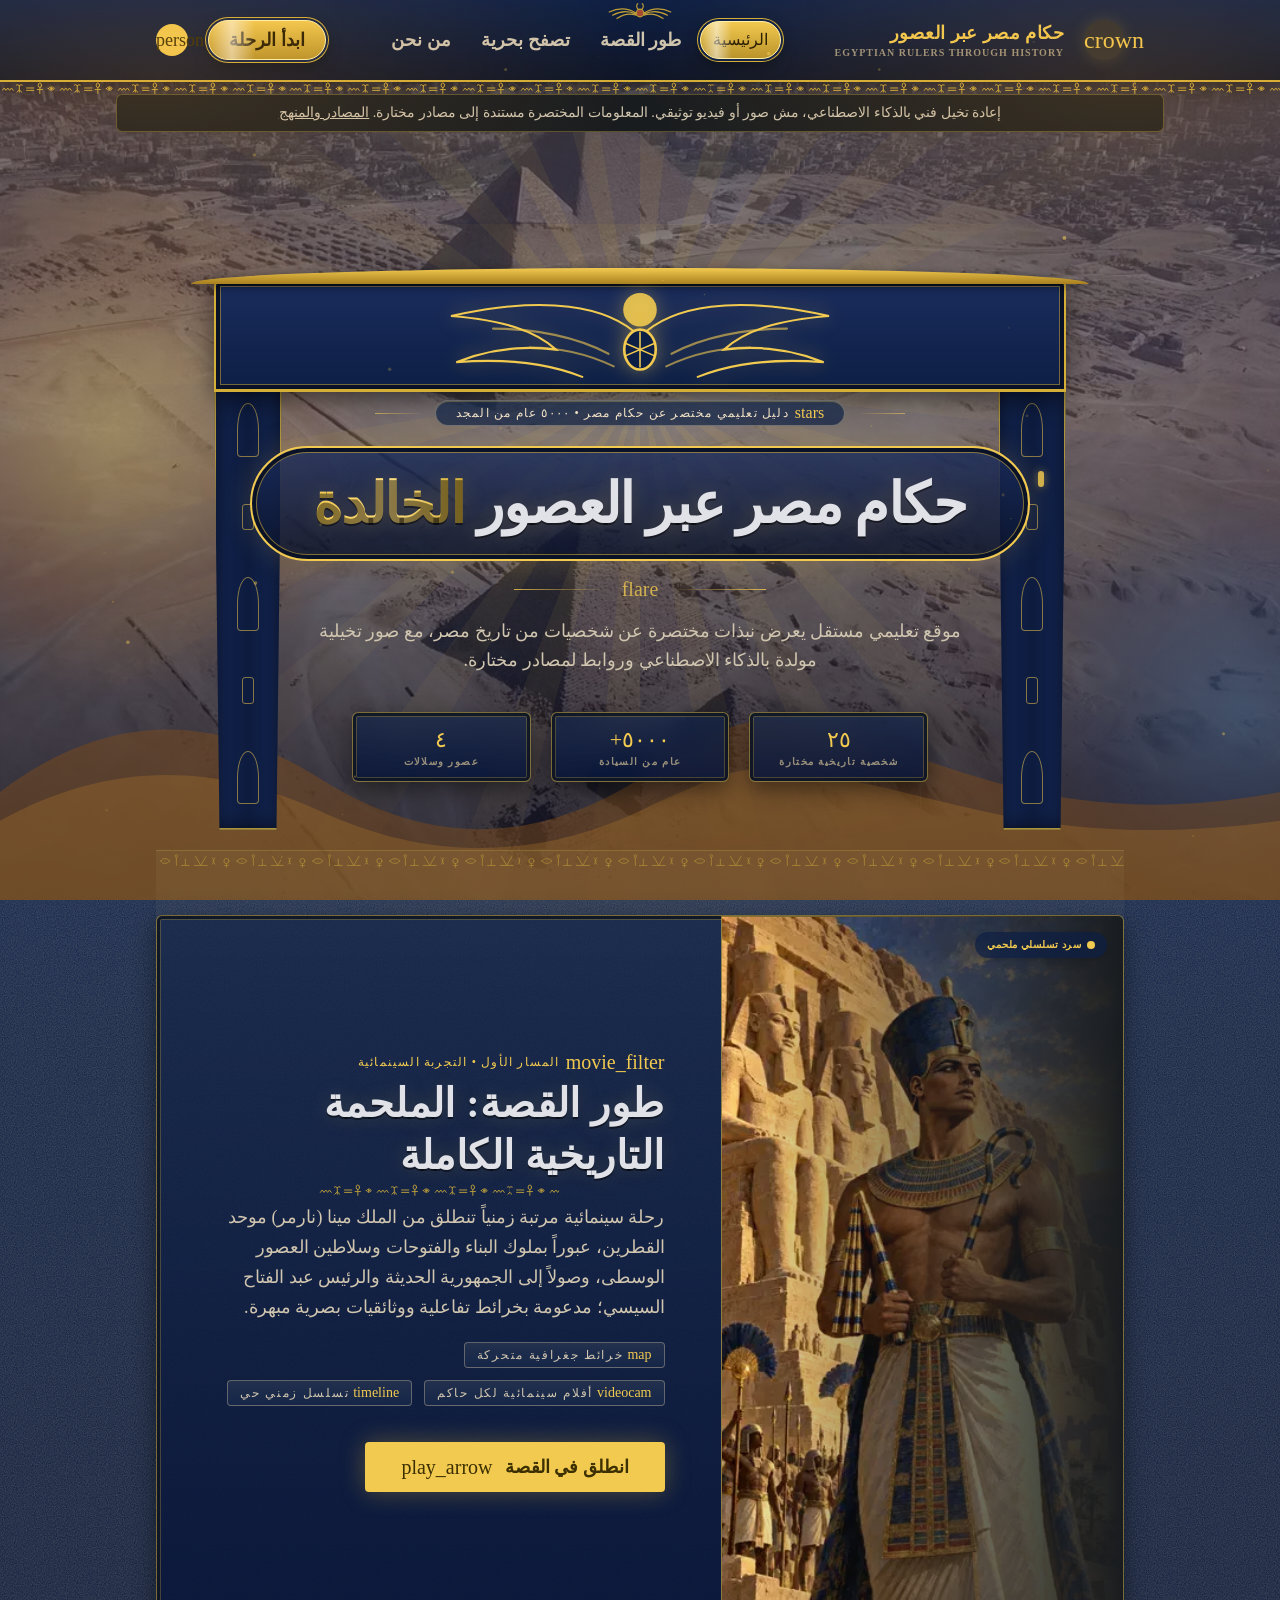
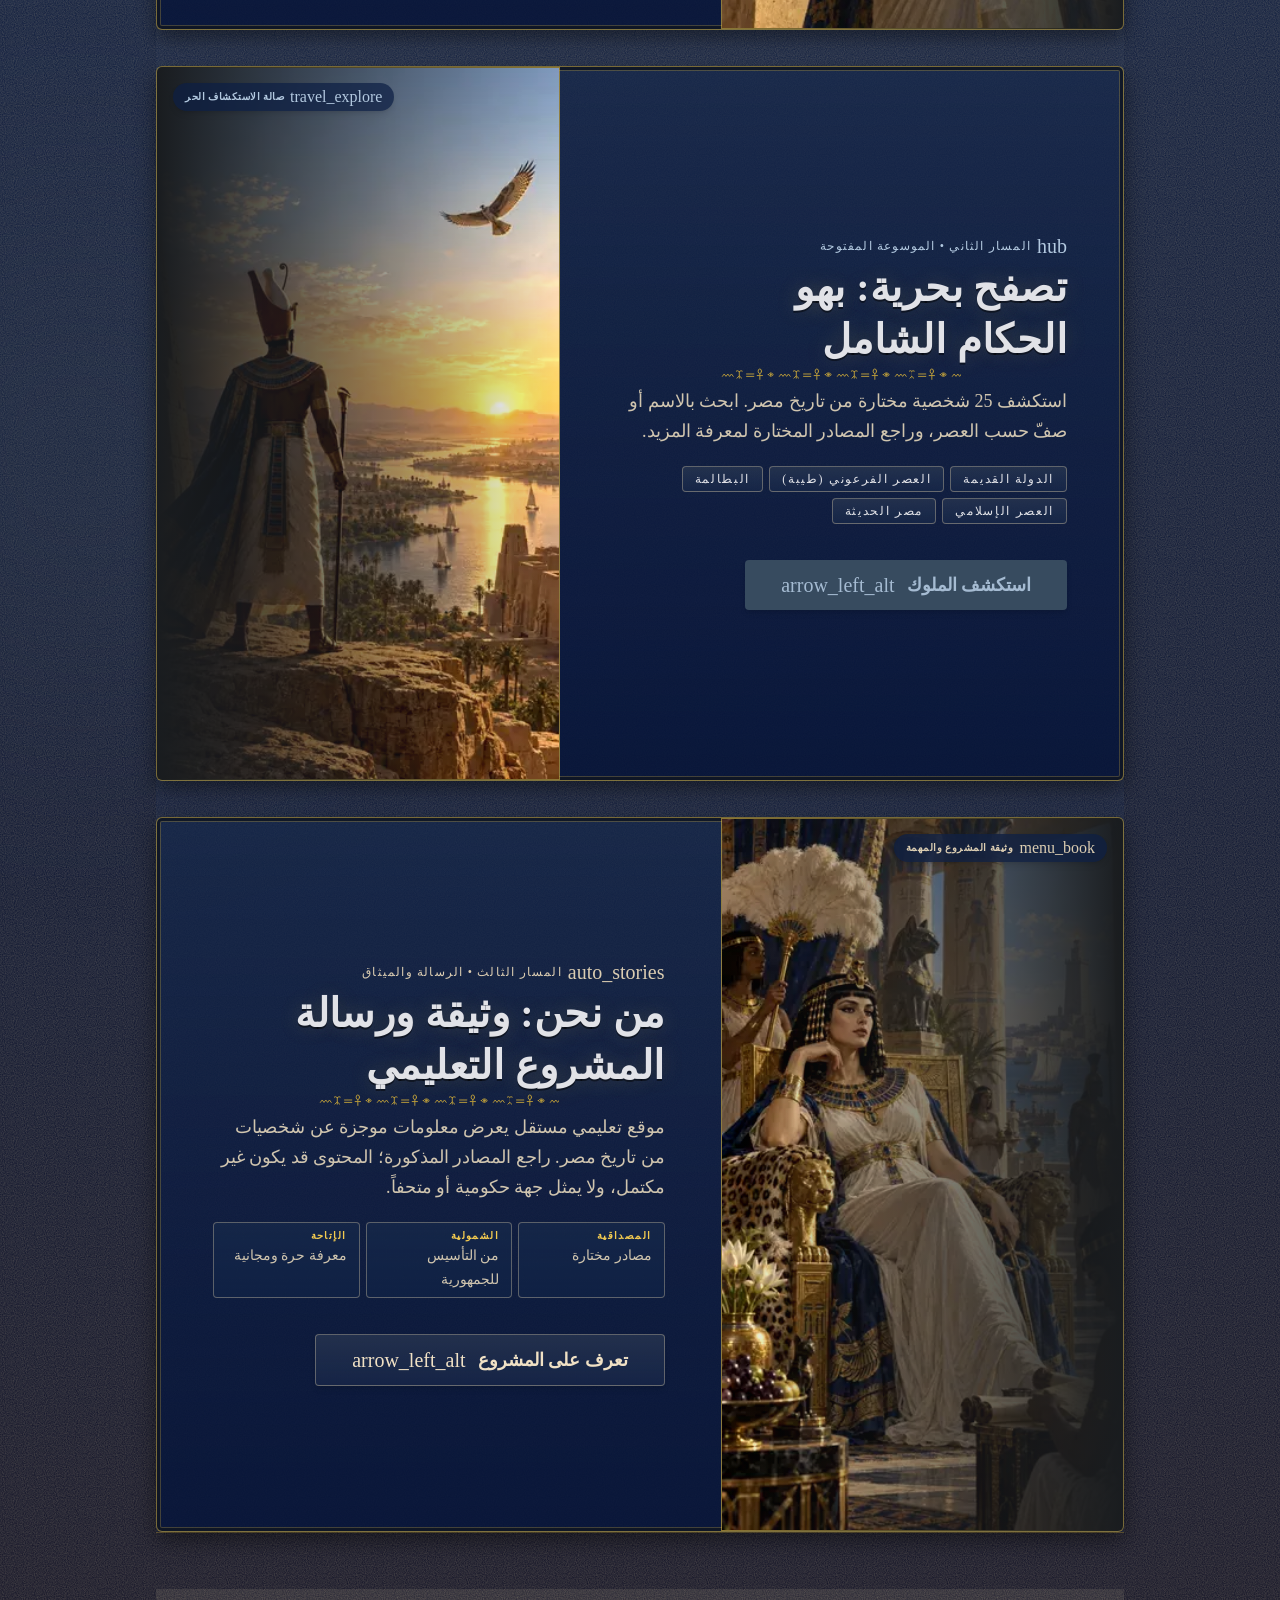
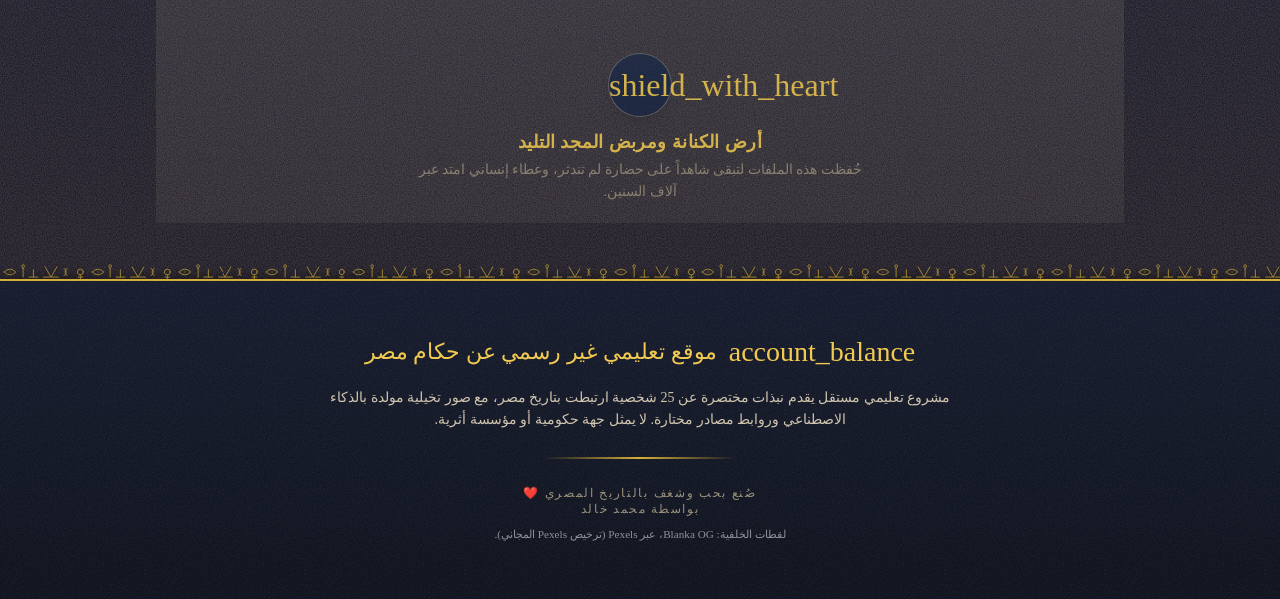
<file: index.html>
<!DOCTYPE html>
<html dir="rtl" lang="ar">
<head>
<meta charset="utf-8"/><link rel="preconnect" href="https://fonts.googleapis.com"/><link rel="preconnect" href="https://fonts.gstatic.com" crossorigin/><meta http-equiv="Content-Security-Policy" content="default-src 'self'; script-src 'self' 'unsafe-inline' 'unsafe-eval'; style-src 'self' 'unsafe-inline' https://fonts.googleapis.com; font-src 'self' https://fonts.gstatic.com data:; img-src 'self' data: blob:; media-src 'self' blob:; connect-src 'self' https://api.groq.com https://egypt-chat-proxy.golqload.workers.dev; object-src 'none'; base-uri 'self'; form-action 'self'"/><meta name="referrer" content="strict-origin-when-cross-origin"/><title>حكام مصر عبر العصور</title><meta name="description" content="مشروع تعليمي مستقل يعرض نبذات مختصرة وفيديوهات عن حكام مصر عبر العصور. الصور مولّدة بالذكاء الاصطناعي."/><link rel="icon" href="data:image/svg+xml,%3Csvg xmlns=%27http://www.w3.org/2000/svg%27 viewBox=%270 0 100 100%27%3E%3Ctext y=%27.9em%27 font-size=%2790%27%3E%F0%93%82%80%3C/text%3E%3C/svg%3E"/>
<meta content="width=device-width, initial-scale=1.0" name="viewport"/>
<meta content="web_standard" name="shell-type"/>
<link href="https://fonts.googleapis.com" rel="preconnect"/>
<link crossorigin="" href="https://fonts.gstatic.com" rel="preconnect"/>
<link href="https://fonts.googleapis.com/css2?family=Newsreader:wght@400;700&family=Noto+Serif:wght@400;700&family=Space+Grotesk:wght@400;700&display=swap" rel="stylesheet"/>
<link href="https://fonts.googleapis.com/css2?family=Material+Symbols+Outlined:wght,FILL@100..700,0..1&amp;icon_names=account_balance,architecture,arrow_back,arrow_forward,arrow_left_alt,auto_awesome,auto_stories,award_star,chat_bubble,check_circle,chevron_left,chevron_right,close,closed_caption,crown,diamond,download,error,expand_less,expand_more,explore,flare,format_quote,forum,forward,fullscreen,fullscreen_exit,help,history,history_edu,home,hub,info,keyboard_double_arrow_left,lightbulb,local_fire_department,location_city,location_on,lock,mail,map,menu_book,mic,mic_off,more_horiz,motion_photos_auto,movie,movie_edit,movie_filter,my_location,pause,person,play_arrow,play_circle,psychology,raven,refresh,replay,search,send,settings_ethernet,shield,shield_with_heart,skip_next,skip_previous,smart_toy,south_east,stars,swipe_left,temple_buddhist,temple_hindu,timelapse,timeline,travel_explore,verified,videocam,videocam_off,volume_down,volume_off,volume_up,workspace_premium&amp;display=swap" rel="stylesheet"/>

<style>
@layer base{html,body{margin:0;padding:0;}body{overscroll-behavior:auto;}main>:first-child{margin-top:0!important;}main>:last-child{margin-bottom:0!important;}}
::-webkit-scrollbar{display:none;}
</style>


<style>@media(max-width:640px){body{overflow-x:clip}header,nav{max-width:100%;flex-wrap:wrap}main{padding-left:12px!important;padding-right:12px!important}.max-w-\[1280px\],.max-w-\[1200px\],.max-w-\[1100px\]{width:100%;max-width:100%}.grid{grid-template-columns:minmax(0,1fr)!important}.flex{min-width:0}.text-5xl{font-size:2rem!important}.text-6xl{font-size:2.25rem!important}img,video{max-width:100%;height:auto}.overflow-x-auto{max-width:100vw}.container{padding-left:12px;padding-right:12px}button,a{max-width:100%;overflow-wrap:anywhere}}</style>
<style id="mobile-overflow-fix">
html,body{max-width:100%;overflow-x:clip}
body{min-width:0;overflow-x:clip}
*,*::before,*::after{box-sizing:border-box;min-width:0}
header{max-width:100vw;overflow-x:clip}
header nav{min-width:0;max-width:100%;flex-wrap:wrap;gap:.4rem!important}
header nav a{white-space:nowrap}
img,video,svg,canvas{max-width:100%}
@media(max-width:640px){body{overflow-x:clip!important}main{width:100%;max-width:100vw!important;overflow-x:clip}main section,main div{max-width:100%}header>div{width:100%;max-width:100vw;min-width:0;flex-wrap:wrap;gap:.35rem}header nav{justify-content:center}header nav a{font-size:11px!important;padding:.25rem .4rem!important}.text-6xl{font-size:2rem!important;line-height:1.2!important}.text-5xl{font-size:1.8rem!important;line-height:1.25!important}.grid{grid-template-columns:minmax(0,1fr)!important}.max-w-\[1280px\],.max-w-\[1200px\],.max-w-\[1100px\]{width:100%;max-width:100%}.flex{min-width:0;flex-wrap:wrap}img,video{max-width:100%;height:auto}button,a{max-width:100%;overflow-wrap:anywhere}}
@media(max-width:375px){header nav a{font-size:10px!important;padding:.2rem!important}main{padding-left:8px!important;padding-right:8px!important}.text-4xl{font-size:1.6rem!important}.text-3xl{font-size:1.4rem!important}}
</style>

<style id="mobile-navigation-fix">
@media(max-width:640px){
 body{padding-top:112px!important;overflow-x:clip!important}
 header.fixed{position:fixed!important;left:0;right:0;height:68px!important;overflow:visible!important;z-index:100!important}
 header.fixed>div{height:68px!important;min-height:68px!important;padding:6px 12px!important;gap:8px!important;flex-wrap:nowrap!important}
 header.fixed>div>:first-child{flex:1 1 auto;min-width:0!important;gap:8px!important}
 header.fixed>div>:first-child span.uppercase{display:none!important}
 header.fixed nav{display:flex!important;position:absolute!important;top:68px!important;left:0!important;right:0!important;width:100%!important;height:44px!important;max-width:100vw!important;overflow-x:auto!important;overflow-y:hidden!important;flex-wrap:nowrap!important;justify-content:flex-start!important;gap:4px!important;padding:2px 8px!important;background:rgba(17,20,23,.98)!important;z-index:100!important;scrollbar-width:none}
 header.fixed nav a{display:flex!important;align-items:center!important;justify-content:center!important;flex:0 0 auto!important;min-height:40px!important;max-width:none!important;white-space:nowrap!important;overflow-wrap:normal!important;font-size:13px!important;padding:6px 12px!important}
 main.pt-20{padding-top:0!important}
 .h-\[780px\]{height:calc(100dvh - 150px)!important}
 footer{padding-bottom:88px!important}
}
</style>

<link href="https://fonts.googleapis.com/css2?family=Amiri:wght@400;700&amp;family=Reem+Kufi:wght@500;700&amp;display=swap" rel="stylesheet"/><link rel="stylesheet" href="css/pharaonic.css"/><style>h1,h2,h3,.font-headline-sm,.font-headline-md,.font-headline-lg,.font-display-hero,.font-display-hero-mobile,.font-headline-lg-mobile,.font-title-lg{font-family:"Reem Kufi","Noto Serif",serif!important}.font-body-md,.font-body-lg,.font-body-sm,p{font-family:"Amiri","Newsreader",serif}</style><link rel="stylesheet" href="css/tw-index.css"/></head>

<body class="bg-surface font-body-md text-on-surface antialiased selection:bg-primary-container selection:text-on-primary-container">

<header class="fixed top-0 w-full z-50 bg-surface/85 backdrop-blur-xl shadow-[0_4px_30px_rgba(0,0,0,0.65)]">
    <div class="h-20 max-w-[1280px] mx-auto px-margin-mobile md:px-margin flex items-center justify-between gap-gutter">
        <div class="flex items-center gap-space-md">
            <div class="w-10 h-10 rounded-full bg-surface-container-high flex items-center justify-center text-primary shadow-[0_0_16px_rgba(212,175,55,0.2)]">
                <span class="material-symbols-outlined text-[24px]">crown</span>
            </div>
            <div class="flex flex-col">
                <span class="font-title-lg text-title-lg text-primary tracking-wide">حكام مصر عبر العصور</span>
                <span class="font-label-sm text-label-sm text-outline tracking-widest uppercase">Egyptian Rulers Through History</span>
            </div>
        </div>

        <nav class="hidden lg:flex items-center gap-space-lg" data-active-classes="bg-primary-container text-on-primary-container font-headline-sm rounded-lg">
            <a aria-current="page" class="transition-colors py-space-xs px-space-sm bg-primary-container text-on-primary-container font-headline-sm rounded-lg" data-path="al-raisiya" href="index.html">الرئيسية</a>
            <a class="font-title-lg text-title-lg text-on-surface-variant hover:text-primary transition-colors py-space-xs px-space-sm" data-path="tawr-al-qissa" href="story.html">طور القصة</a>
            <a class="font-title-lg text-title-lg text-on-surface-variant hover:text-primary transition-colors py-space-xs px-space-sm" data-path="tasaffah-bihurriya" href="free.html">تصفح بحرية</a>
            <a class="font-title-lg text-title-lg text-on-surface-variant hover:text-primary transition-colors py-space-xs px-space-sm" data-path="man-ana" href="about.html">من نحن</a>
        </nav>

        <div class="flex items-center gap-space-md">
            <a class="hidden sm:inline-flex items-center justify-center px-space-md py-space-xs bg-primary text-on-primary font-title-lg text-title-lg rounded shadow-[0_0_24px_rgba(212,175,55,0.35)] hover:bg-primary-fixed hover:text-on-primary-fixed transition-all" data-path="ibda-al-rihla" href="story.html">ابدأ الرحلة</a>
            <div class="w-8 h-8 rounded-full bg-primary flex items-center justify-center">
                <span class="material-symbols-outlined text-on-primary text-[18px]">person</span>
            </div>
        </div>
    </div>
</header>

<div class="mx-auto my-3 max-w-[1280px] px-4"><p class="rounded-md border border-primary/30 bg-surface-container-low px-3 py-2 text-center text-sm text-on-surface-variant">إعادة تخيل فني بالذكاء الاصطناعي، مش صور أو فيديو توثيقي. المعلومات المختصرة مستندة إلى مصادر مختارة. <a href="about.html#sources" class="underline">المصادر والمنهج</a></p></div>
<main class="w-full pt-20 bg-surface">
<div class="flex flex-col w-full text-on-surface">

<div class="relative w-full overflow-hidden">
    <div class="absolute -top-40 right-1/4 w-[500px] h-[500px] bg-primary/10 rounded-full blur-[140px] pointer-events-none"></div>
    <div class="absolute top-1/2 -left-32 w-[420px] h-[420px] bg-secondary-container/20 rounded-full blur-[130px] pointer-events-none"></div>

    <div class="max-w-[1280px] mx-auto px-margin-mobile md:px-margin py-space-xl flex flex-col items-center">

        <section class="w-full flex flex-col items-center text-center max-w-4xl relative pt-space-md pb-space-lg">

            <div class="flex items-center gap-space-sm mb-space-md">
                <div class="w-12 h-[1px] bg-gradient-to-r from-transparent to-primary/60"></div>
                <div class="inline-flex items-center gap-space-xs px-space-md py-1 bg-surface-container-high text-primary rounded-full shadow-[inset_0_1px_1px_rgba(242,202,80,0.3)]">
                    <span class="material-symbols-outlined text-[16px]">stars</span>
                    <span class="font-label-md text-label-md tracking-widest text-tertiary-fixed">دليل تعليمي مختصر عن حكام مصر • ٥٠٠٠ عام من المجد</span>
                </div>
                <div class="w-12 h-[1px] bg-gradient-to-l from-transparent to-primary/60"></div>
            </div>

            <h1 class="font-display-hero text-display-hero-mobile md:text-display-hero text-on-surface tracking-tight leading-tight mb-space-sm">
                حكام مصر عبر العصور <span class="bg-gradient-to-r from-primary via-primary-fixed to-primary-container bg-clip-text text-transparent">الخالدة</span>
            </h1>

            <div class="flex items-center justify-center gap-3 my-space-xs opacity-80">
                <div class="w-24 h-[1px] bg-gradient-to-l from-primary via-primary/50 to-transparent"></div>
                <span class="material-symbols-outlined text-primary text-[20px]" style="font-variation-settings: 'FILL' 1;">flare</span>
                <div class="w-24 h-[1px] bg-gradient-to-r from-primary via-primary/50 to-transparent"></div>
            </div>

            <p class="font-body-lg text-body-lg text-on-surface-variant max-w-2xl mt-space-sm font-light leading-relaxed">
                موقع تعليمي مستقل يعرض نبذات مختصرة عن شخصيات من تاريخ مصر، مع صور تخيلية مولدة بالذكاء الاصطناعي وروابط لمصادر مختارة.
            </p>

            <div class="grid grid-cols-3 gap-space-md mt-space-lg w-full max-w-xl">
                <div class="bg-surface-container-low/70 backdrop-blur-md p-space-sm rounded-lg flex flex-col items-center shadow-sm">
                    <span class="font-headline-sm text-headline-sm text-primary">٢٥</span>
                    <span class="font-label-sm text-label-sm text-outline">شخصية تاريخية مختارة</span>
                </div>
                <div class="bg-surface-container-low/70 backdrop-blur-md p-space-sm rounded-lg flex flex-col items-center shadow-sm">
                    <span class="font-headline-sm text-headline-sm text-primary">٥٠٠٠+</span>
                    <span class="font-label-sm text-label-sm text-outline">عام من السيادة</span>
                </div>
                <div class="bg-surface-container-low/70 backdrop-blur-md p-space-sm rounded-lg flex flex-col items-center shadow-sm">
                    <span class="font-headline-sm text-headline-sm text-primary">٤</span>
                    <span class="font-label-sm text-label-sm text-outline">عصور وسلالات</span>
                </div>
            </div>
        </section>

        <section class="w-full flex flex-col gap-space-lg mt-space-md">

            <!-- PORTAL 1: طور القصة -->
            <a href="story.html" class="group relative block w-full rounded-xl bg-surface-container-low hover:bg-surface-container transition-all duration-500 overflow-hidden shadow-xl">
                <div class="absolute inset-0 bg-gradient-to-l from-primary/10 via-transparent to-transparent opacity-0 group-hover:opacity-100 transition-opacity duration-700 pointer-events-none"></div>

                <div class="grid grid-cols-1 lg:grid-cols-12 items-center min-h-[360px]">
                    <div class="lg:col-span-5 relative h-72 lg:h-full w-full overflow-hidden">
                        <img alt="صورة تعبيرية مولّدة بالذكاء الاصطناعي" class="w-full h-full object-cover transition-transform duration-700 group-hover:scale-105" data-alt="Cinematic museum exhibition lighting over an ancient Egyptian golden sarcophagus relief transitioning seamlessly into modern architectural outlines of Cairo, dark basalt obsidian tones, warm golden rim light, regal museum curation, ultra realistic photographic depth." src="portraits/11-ramses2.jpg"/>
                        <div class="absolute inset-0 bg-gradient-to-t lg:bg-gradient-to-l from-surface-container-low via-surface-container-low/50 to-transparent"></div>

                        <div class="absolute top-4 right-4 bg-surface-container-lowest/80 backdrop-blur-md px-3 py-1.5 rounded-full flex items-center gap-1.5 shadow-md">
                            <span class="w-2 h-2 rounded-full bg-primary animate-pulse"></span>
                            <span class="font-label-sm text-label-sm text-primary uppercase tracking-wider">سرد تسلسلي ملحمي</span>
                        </div>
                    </div>

                    <div class="lg:col-span-7 p-space-md md:p-space-lg lg:p-space-xl flex flex-col justify-center items-start text-right z-10">
                        <div class="flex items-center gap-space-xs text-primary mb-space-xs">
                            <span class="material-symbols-outlined text-[20px]">movie_filter</span>
                            <span class="font-label-md text-label-md text-primary tracking-widest">المسار الأول • التجربة السينمائية</span>
                        </div>

                        <h2 class="font-headline-lg text-headline-lg-mobile md:text-headline-lg text-on-surface mb-space-xs">
                            طور القصة: الملحمة التاريخية الكاملة
                        </h2>

                        <p class="font-body-lg text-body-lg text-on-surface-variant mb-space-md max-w-xl font-light">
                            رحلة سينمائية مرتبة زمنياً تنطلق من الملك مينا (نارمر) موحد القطرين، عبوراً بملوك البناء والفتوحات وسلاطين العصور الوسطى، وصولاً إلى الجمهورية الحديثة والرئيس عبد الفتاح السيسي؛ مدعومة بخرائط تفاعلية ووثائقيات بصرية مبهرة.
                        </p>

                        <div class="flex flex-wrap gap-space-sm mb-space-lg">
                            <span class="inline-flex items-center gap-1 text-on-surface-variant font-label-md text-label-md bg-surface-container-high px-space-sm py-1 rounded">
                                <span class="material-symbols-outlined text-primary text-[14px]">map</span>
                                خرائط جغرافية متحركة
                            </span>
                            <span class="inline-flex items-center gap-1 text-on-surface-variant font-label-md text-label-md bg-surface-container-high px-space-sm py-1 rounded">
                                <span class="material-symbols-outlined text-primary text-[14px]">videocam</span>
                                أفلام سينمائية لكل حاكم
                            </span>
                            <span class="inline-flex items-center gap-1 text-on-surface-variant font-label-md text-label-md bg-surface-container-high px-space-sm py-1 rounded">
                                <span class="material-symbols-outlined text-primary text-[14px]">timeline</span>
                                تسلسل زمني حي
                            </span>
                        </div>

                        <span class="inline-flex items-center justify-center gap-space-sm px-space-lg py-space-sm bg-primary text-on-primary font-title-lg text-title-lg rounded shadow-[0_0_24px_rgba(212,175,55,0.35)] group-hover:bg-primary-fixed group-hover:shadow-[0_0_32px_rgba(242,202,80,0.5)] transition-all">
                            <span>انطلق في القصة</span>
                            <span class="material-symbols-outlined text-[20px]">play_arrow</span>
                        </span>
                    </div>
                </div>
            </a>

            <!-- PORTAL 2: تصفح بحرية -->
            <a href="free.html" class="group relative block w-full rounded-xl bg-surface-container-low hover:bg-surface-container transition-all duration-500 overflow-hidden shadow-xl">
                <div class="absolute inset-0 bg-gradient-to-r from-secondary-container/10 via-transparent to-transparent opacity-0 group-hover:opacity-100 transition-opacity duration-700 pointer-events-none"></div>

                <div class="grid grid-cols-1 lg:grid-cols-12 items-center min-h-[360px]">
                    <div class="lg:col-span-5 lg:order-2 relative h-72 lg:h-full w-full overflow-hidden">
                        <img alt="صورة تعبيرية مولّدة بالذكاء الاصطناعي" loading="lazy" class="w-full h-full object-cover transition-transform duration-700 group-hover:scale-105" data-alt="An expansive royal hall of statues of Pharaohs and Egyptian rulers illuminated by floor lighting, intricate hieroglyphic wall engravings, dark lapis lazuli and deep obsidian room, scholarly museum exhibition atmosphere, extreme atmospheric quality." src="portraits/01-mina.jpg"/>
                        <div class="absolute inset-0 bg-gradient-to-t lg:bg-gradient-to-r from-surface-container-low via-surface-container-low/50 to-transparent"></div>

                        <div class="absolute top-4 left-4 bg-surface-container-lowest/80 backdrop-blur-md px-3 py-1.5 rounded-full flex items-center gap-1.5 shadow-md">
                            <span class="material-symbols-outlined text-secondary text-[16px]">travel_explore</span>
                            <span class="font-label-sm text-label-sm text-secondary uppercase tracking-wider">صالة الاستكشاف الحر</span>
                        </div>
                    </div>

                    <div class="lg:col-span-7 lg:order-1 p-space-md md:p-space-lg lg:p-space-xl flex flex-col justify-center items-start text-right z-10">
                        <div class="flex items-center gap-space-xs text-secondary mb-space-xs">
                            <span class="material-symbols-outlined text-[20px]">hub</span>
                            <span class="font-label-md text-label-md text-secondary tracking-widest">المسار الثاني • الموسوعة المفتوحة</span>
                        </div>

                        <h2 class="font-headline-lg text-headline-lg-mobile md:text-headline-lg text-on-surface mb-space-xs">
                            تصفح بحرية: بهو الحكام الشامل
                        </h2>

                        <p class="font-body-lg text-body-lg text-on-surface-variant mb-space-md max-w-xl font-light">
                            استكشف 25 شخصية مختارة من تاريخ مصر. ابحث بالاسم أو صفّ حسب العصر، وراجع المصادر المختارة لمعرفة المزيد.
                        </p>

                        <div class="flex flex-wrap gap-space-xs mb-space-lg">
                            <span class="font-label-md text-label-md bg-surface-container-high text-on-surface px-space-sm py-1 rounded">الدولة القديمة</span>
                            <span class="font-label-md text-label-md bg-surface-container-high text-on-surface px-space-sm py-1 rounded">العصر الفرعوني (طيبة)</span>
                            <span class="font-label-md text-label-md bg-surface-container-high text-on-surface px-space-sm py-1 rounded">البطالمة</span>
                            <span class="font-label-md text-label-md bg-surface-container-high text-on-surface px-space-sm py-1 rounded">العصر الإسلامي</span>
                            <span class="font-label-md text-label-md bg-surface-container-high text-on-surface px-space-sm py-1 rounded">مصر الحديثة</span>
                        </div>

                        <span class="inline-flex items-center justify-center gap-space-sm px-space-lg py-space-sm bg-secondary-container text-on-secondary-container font-title-lg text-title-lg rounded group-hover:bg-secondary-fixed-dim group-hover:text-on-secondary-fixed transition-all shadow-md">
                            <span>استكشف الملوك</span>
                            <span class="material-symbols-outlined text-[20px]">arrow_left_alt</span>
                        </span>
                    </div>
                </div>
            </a>

            <!-- PORTAL 3: من نحن -->
            <a href="about.html" class="group relative block w-full rounded-xl bg-surface-container-low hover:bg-surface-container transition-all duration-500 overflow-hidden shadow-xl">
                <div class="absolute inset-0 bg-gradient-to-l from-tertiary-container/10 via-transparent to-transparent opacity-0 group-hover:opacity-100 transition-opacity duration-700 pointer-events-none"></div>

                <div class="grid grid-cols-1 lg:grid-cols-12 items-center min-h-[360px]">
                    <div class="lg:col-span-5 relative h-72 lg:h-full w-full overflow-hidden">
                        <img alt="صورة تعبيرية مولّدة بالذكاء الاصطناعي" loading="lazy" class="w-full h-full object-cover transition-transform duration-700 group-hover:scale-105" data-alt="A sacred royal archival scroll written in ancient hieroglyphs beside a museum magnifying glass, resting upon polished dark granite with subtle gold dust particles reflecting low warm candle light, exquisite documentary curation." src="portraits/13-cleopatra.jpg"/>
                        <div class="absolute inset-0 bg-gradient-to-t lg:bg-gradient-to-l from-surface-container-low via-surface-container-low/50 to-transparent"></div>

                        <div class="absolute top-4 right-4 bg-surface-container-lowest/80 backdrop-blur-md px-3 py-1.5 rounded-full flex items-center gap-1.5 shadow-md">
                            <span class="material-symbols-outlined text-tertiary text-[16px]">menu_book</span>
                            <span class="font-label-sm text-label-sm text-tertiary uppercase tracking-wider">وثيقة المشروع والمهمة</span>
                        </div>
                    </div>

                    <div class="lg:col-span-7 p-space-md md:p-space-lg lg:p-space-xl flex flex-col justify-center items-start text-right z-10">
                        <div class="flex items-center gap-space-xs text-tertiary mb-space-xs">
                            <span class="material-symbols-outlined text-[20px]">auto_stories</span>
                            <span class="font-label-md text-label-md text-tertiary tracking-widest">المسار الثالث • الرسالة والميثاق</span>
                        </div>

                        <h2 class="font-headline-lg text-headline-lg-mobile md:text-headline-lg text-on-surface mb-space-xs">
                            من نحن: وثيقة ورسالة المشروع التعليمي
                        </h2>

                        <p class="font-body-lg text-body-lg text-on-surface-variant mb-space-md max-w-xl font-light">
                            موقع تعليمي مستقل يعرض معلومات موجزة عن شخصيات من تاريخ مصر. راجع المصادر المذكورة؛ المحتوى قد يكون غير مكتمل، ولا يمثل جهة حكومية أو متحفاً.
                        </p>

                        <div class="grid grid-cols-2 sm:grid-cols-3 gap-space-xs mb-space-lg w-full max-w-lg">
                            <div class="bg-surface-container-high/80 p-space-xs px-space-sm rounded">
                                <span class="block font-label-sm text-label-sm text-primary">المصداقية</span>
                                <span class="font-body-sm text-body-sm text-on-surface-variant">مصادر مختارة</span>
                            </div>
                            <div class="bg-surface-container-high/80 p-space-xs px-space-sm rounded">
                                <span class="block font-label-sm text-label-sm text-primary">الشمولية</span>
                                <span class="font-body-sm text-body-sm text-on-surface-variant">من التأسيس للجمهورية</span>
                            </div>
                            <div class="bg-surface-container-high/80 p-space-xs px-space-sm rounded">
                                <span class="block font-label-sm text-label-sm text-primary">الإتاحة</span>
                                <span class="font-body-sm text-body-sm text-on-surface-variant">معرفة حرة ومجانية</span>
                            </div>
                        </div>

                        <span class="inline-flex items-center justify-center gap-space-sm px-space-lg py-space-sm bg-surface-container-highest text-tertiary-fixed font-title-lg text-title-lg rounded group-hover:bg-surface-bright group-hover:text-primary transition-all shadow-md">
                            <span>تعرف على المشروع</span>
                            <span class="material-symbols-outlined text-[20px]">arrow_left_alt</span>
                        </span>
                    </div>
                </div>
            </a>

        </section>

        <section class="mt-space-xl pt-space-lg pb-space-md w-full flex flex-col items-center text-center opacity-85">
            <div class="w-16 h-16 rounded-full bg-surface-container-high flex items-center justify-center text-primary shadow-lg mb-space-sm">
                <span class="material-symbols-outlined text-[32px]">shield_with_heart</span>
            </div>
            <span class="font-title-lg text-title-lg text-primary tracking-wide">أرض الكنانة ومربض المجد التليد</span>
            <p class="font-body-sm text-body-sm text-outline max-w-md mt-1">
                حُفظت هذه الملفات لتبقى شاهداً على حضارة لم تندثر، وعطاء إنساني امتد عبر آلاف السنين.
            </p>
        </section>

    </div>
</div>

</div>
</main>

<footer class="w-full bg-surface-container-lowest py-space-xl shadow-[0_-1px_12px_rgba(0,0,0,0.5)]">
    <div class="max-w-[1280px] mx-auto px-margin-mobile md:px-margin flex flex-col items-center justify-center text-center gap-space-md">
        <div class="flex items-center gap-space-sm text-primary">
            <span class="material-symbols-outlined text-[28px]">account_balance</span>
            <span class="font-headline-sm text-headline-sm text-primary">موقع تعليمي غير رسمي عن حكام مصر</span>
        </div>
        <p class="max-w-2xl font-body-sm text-body-sm text-on-surface-variant">
            مشروع تعليمي مستقل يقدم نبذات مختصرة عن 25 شخصية ارتبطت بتاريخ مصر، مع صور تخيلية مولدة بالذكاء الاصطناعي وروابط مصادر مختارة. لا يمثل جهة حكومية أو مؤسسة أثرية.
        </p>
        <div class="w-48 h-0.5 bg-gradient-to-r from-transparent via-primary-container to-transparent my-space-xs"></div>
        <div class="font-label-md text-label-md text-outline">صُنع بحب وشغف بالتاريخ المصري ❤️<br>بواسطة محمد خالد</div>
    </div>
</footer>

<script src="js/config.js"></script>
<script src="js/data.js"></script>
<script>
</script>
<script src="js/pharaonic.js" defer></script></body>
</html>
</file>
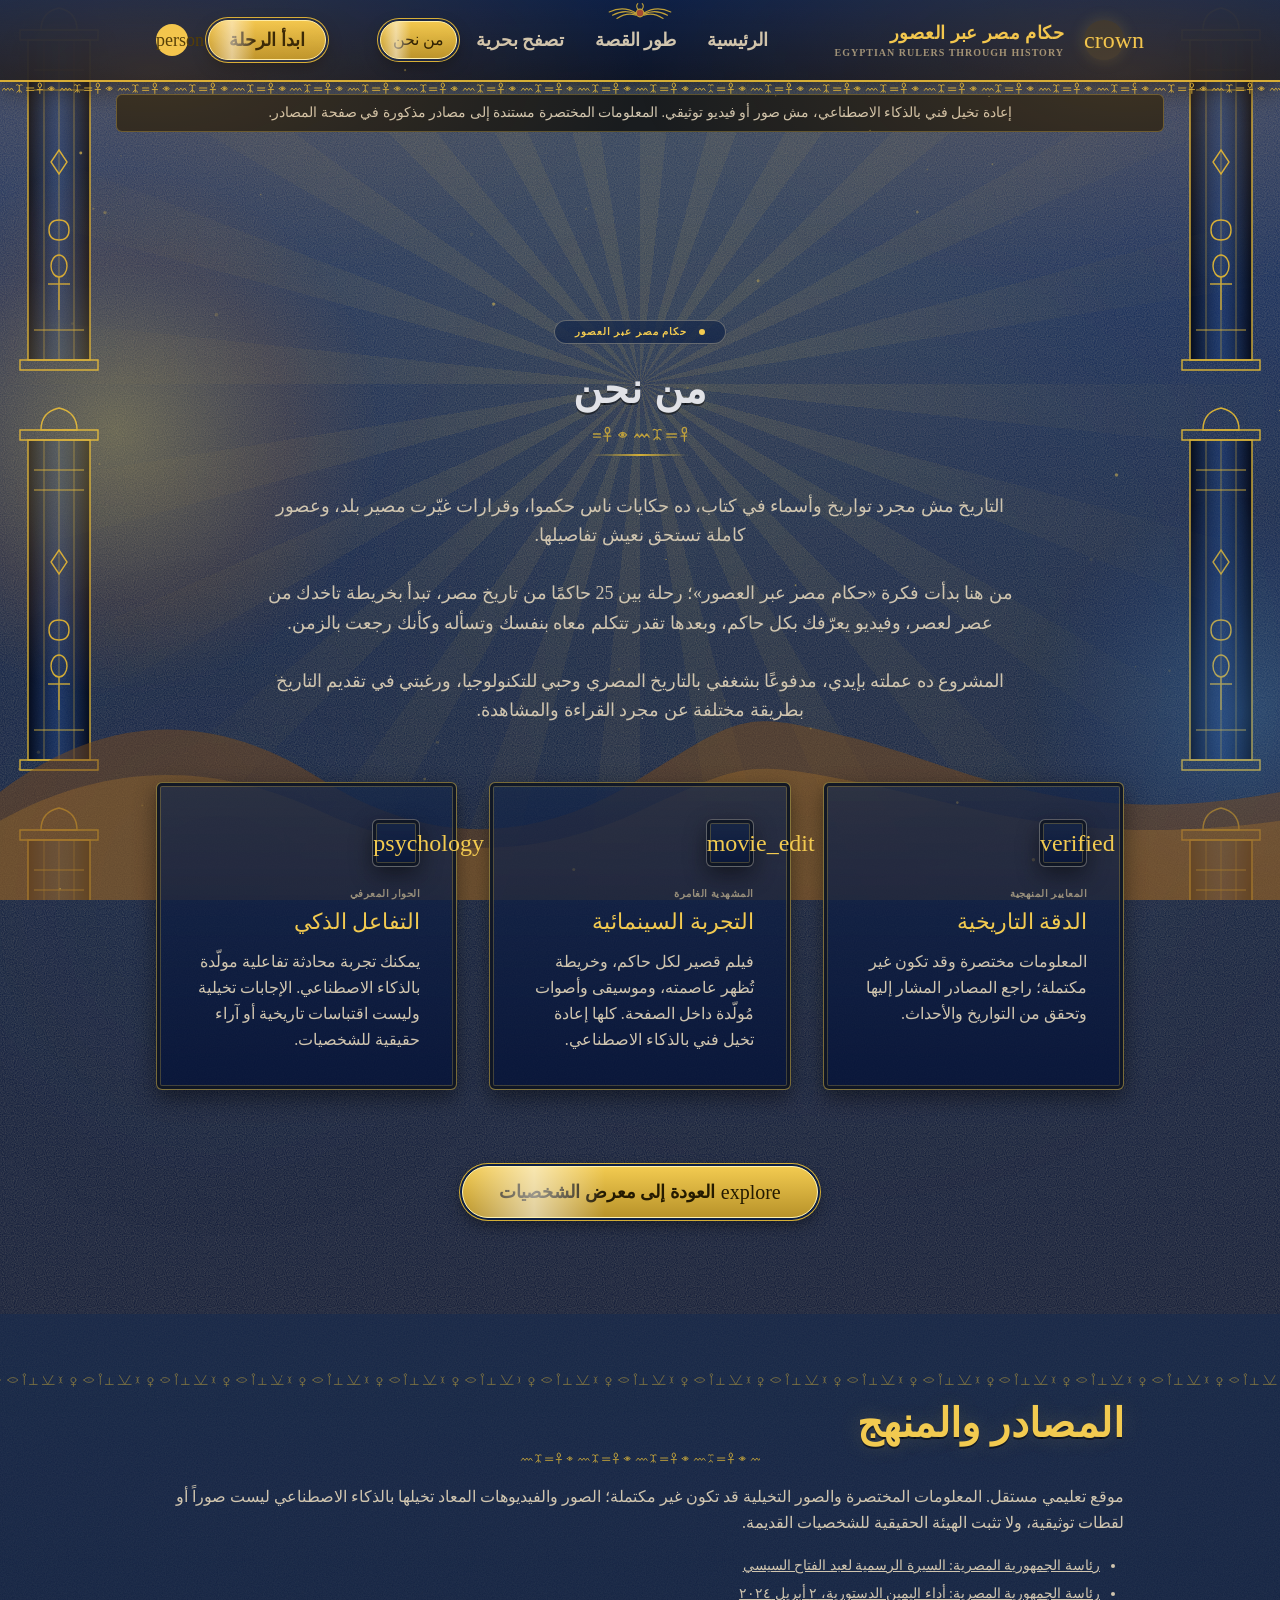
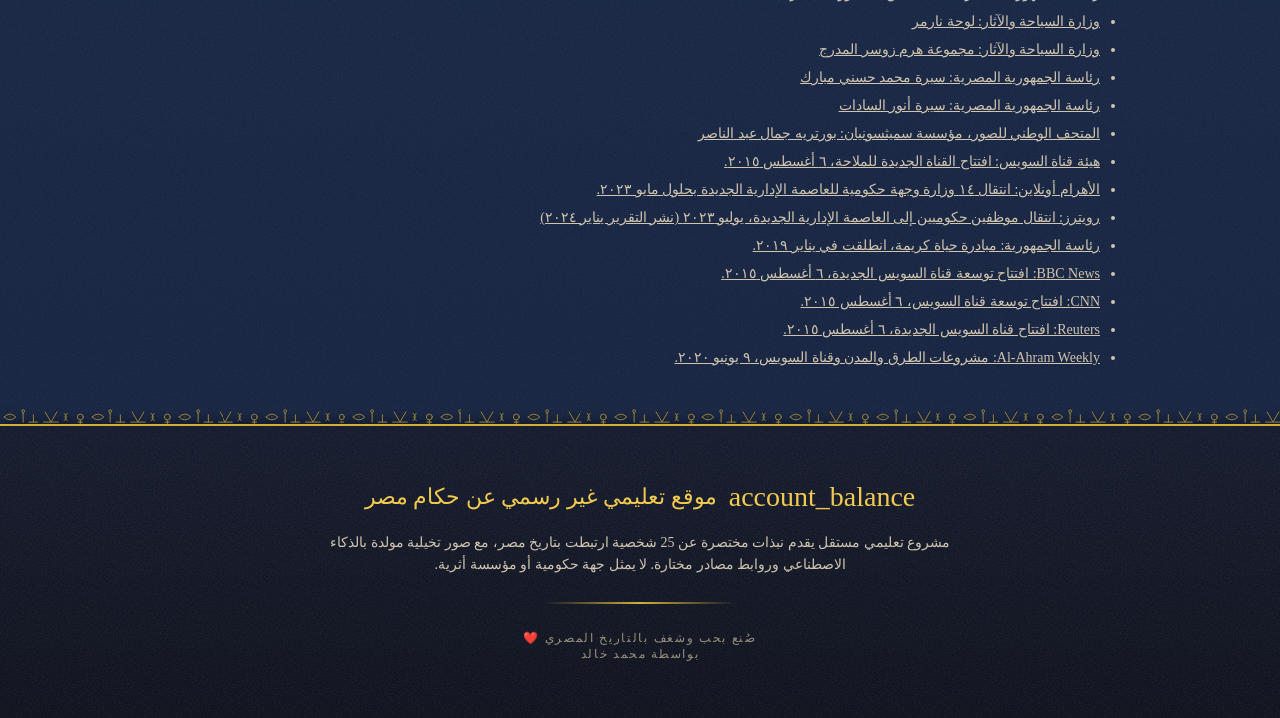
<file: about.html>
<!DOCTYPE html>
<html dir="rtl" lang="ar">
<head>
<meta charset="utf-8"/><link rel="preconnect" href="https://fonts.googleapis.com"/><link rel="preconnect" href="https://fonts.gstatic.com" crossorigin/><meta http-equiv="Content-Security-Policy" content="default-src 'self'; script-src 'self' 'unsafe-inline' 'unsafe-eval'; style-src 'self' 'unsafe-inline' https://fonts.googleapis.com; font-src 'self' https://fonts.gstatic.com data:; img-src 'self' data: blob:; media-src 'self' blob:; connect-src 'self' https://api.groq.com https://egypt-chat-proxy.golqload.workers.dev; object-src 'none'; base-uri 'self'; form-action 'self'"/><meta name="referrer" content="strict-origin-when-cross-origin"/><title>من نحن والمصادر | حكام مصر عبر العصور</title><meta name="description" content="عن المشروع التعليمي المستقل وقائمة المصادر."/><link rel="icon" href="data:image/svg+xml,%3Csvg xmlns=%27http://www.w3.org/2000/svg%27 viewBox=%270 0 100 100%27%3E%3Ctext y=%27.9em%27 font-size=%2790%27%3E%F0%93%82%80%3C/text%3E%3C/svg%3E"/>
<meta content="width=device-width, initial-scale=1.0" name="viewport"/>
<meta content="web_standard" name="shell-type"/>
<link href="https://fonts.googleapis.com" rel="preconnect"/>
<link crossorigin="" href="https://fonts.gstatic.com" rel="preconnect"/>
<link href="https://fonts.googleapis.com/css2?family=Newsreader:wght@400;700&family=Noto+Serif:wght@400;700&family=Space+Grotesk:wght@400;700&display=swap" rel="stylesheet"/>
<link href="https://fonts.googleapis.com/css2?family=Material+Symbols+Outlined:wght,FILL@100..700,0..1&amp;icon_names=account_balance,architecture,arrow_back,arrow_forward,arrow_left_alt,auto_awesome,auto_stories,award_star,chat_bubble,check_circle,chevron_left,chevron_right,close,closed_caption,crown,diamond,download,error,expand_less,expand_more,explore,flare,format_quote,forum,forward,fullscreen,fullscreen_exit,help,history,history_edu,home,hub,info,keyboard_double_arrow_left,lightbulb,local_fire_department,location_city,location_on,lock,mail,map,menu_book,mic,mic_off,more_horiz,motion_photos_auto,movie,movie_edit,movie_filter,my_location,pause,person,play_arrow,play_circle,psychology,raven,refresh,replay,search,send,settings_ethernet,shield,shield_with_heart,skip_next,skip_previous,smart_toy,south_east,stars,swipe_left,temple_buddhist,temple_hindu,timelapse,timeline,travel_explore,verified,videocam,videocam_off,volume_down,volume_off,volume_up,workspace_premium&amp;display=swap" rel="stylesheet"/>

<style>
@layer base{html,body{margin:0;padding:0;}body{overscroll-behavior:auto;}main>:first-child{margin-top:0!important;}main>:last-child{margin-bottom:0!important;}}
::-webkit-scrollbar{display:none;}
</style>


<style>@media(max-width:640px){body{overflow-x:clip}header,nav{max-width:100%;flex-wrap:wrap}main{padding-left:12px!important;padding-right:12px!important}.max-w-\[1280px\],.max-w-\[1200px\],.max-w-\[1100px\]{width:100%;max-width:100%}.grid{grid-template-columns:minmax(0,1fr)!important}.flex{min-width:0}.text-5xl{font-size:2rem!important}.text-6xl{font-size:2.25rem!important}img,video{max-width:100%;height:auto}.overflow-x-auto{max-width:100vw}.container{padding-left:12px;padding-right:12px}button,a{max-width:100%;overflow-wrap:anywhere}}</style>
<style id="mobile-overflow-fix">
html,body{max-width:100%;overflow-x:clip}
body{min-width:0;overflow-x:clip}
*,*::before,*::after{box-sizing:border-box;min-width:0}
header{max-width:100vw;overflow-x:clip}
header nav{min-width:0;max-width:100%;flex-wrap:wrap;gap:.4rem!important}
header nav a{white-space:nowrap}
img,video,svg,canvas{max-width:100%}
@media(max-width:640px){body{overflow-x:clip!important}main{width:100%;max-width:100vw!important;overflow-x:clip}main section,main div{max-width:100%}header>div{width:100%;max-width:100vw;min-width:0;flex-wrap:wrap;gap:.35rem}header nav{justify-content:center}header nav a{font-size:11px!important;padding:.25rem .4rem!important}.text-6xl{font-size:2rem!important;line-height:1.2!important}.text-5xl{font-size:1.8rem!important;line-height:1.25!important}.grid{grid-template-columns:minmax(0,1fr)!important}.max-w-\[1280px\],.max-w-\[1200px\],.max-w-\[1100px\]{width:100%;max-width:100%}.flex{min-width:0;flex-wrap:wrap}img,video{max-width:100%;height:auto}button,a{max-width:100%;overflow-wrap:anywhere}}
@media(max-width:375px){header nav a{font-size:10px!important;padding:.2rem!important}main{padding-left:8px!important;padding-right:8px!important}.text-4xl{font-size:1.6rem!important}.text-3xl{font-size:1.4rem!important}}
</style>

<style id="mobile-navigation-fix">
@media(max-width:640px){
 body{padding-top:112px!important;overflow-x:clip!important}
 header.fixed{position:fixed!important;left:0;right:0;height:68px!important;overflow:visible!important;z-index:100!important}
 header.fixed>div{height:68px!important;min-height:68px!important;padding:6px 12px!important;gap:8px!important;flex-wrap:nowrap!important}
 header.fixed>div>:first-child{flex:1 1 auto;min-width:0!important;gap:8px!important}
 header.fixed>div>:first-child span.uppercase{display:none!important}
 header.fixed nav{display:flex!important;position:absolute!important;top:68px!important;left:0!important;right:0!important;width:100%!important;height:44px!important;max-width:100vw!important;overflow-x:auto!important;overflow-y:hidden!important;flex-wrap:nowrap!important;justify-content:flex-start!important;gap:4px!important;padding:2px 8px!important;background:rgba(17,20,23,.98)!important;z-index:100!important;scrollbar-width:none}
 header.fixed nav a{display:flex!important;align-items:center!important;justify-content:center!important;flex:0 0 auto!important;min-height:40px!important;max-width:none!important;white-space:nowrap!important;overflow-wrap:normal!important;font-size:13px!important;padding:6px 12px!important}
 main.pt-20{padding-top:0!important}
 .h-\[780px\]{height:calc(100dvh - 150px)!important}
 footer{padding-bottom:88px!important}
}
</style>

<link href="https://fonts.googleapis.com/css2?family=Amiri:wght@400;700&amp;family=Reem+Kufi:wght@500;700&amp;display=swap" rel="stylesheet"/><link rel="stylesheet" href="css/pharaonic.css"/><style>h1,h2,h3,.font-headline-sm,.font-headline-md,.font-headline-lg,.font-display-hero,.font-display-hero-mobile,.font-headline-lg-mobile,.font-title-lg{font-family:"Reem Kufi","Noto Serif",serif!important}.font-body-md,.font-body-lg,.font-body-sm,p{font-family:"Amiri","Newsreader",serif}</style><link rel="stylesheet" href="css/tw-about.css"/></head>

<body class="bg-surface font-body-md text-on-surface antialiased selection:bg-primary-container selection:text-on-primary-container">

<header class="fixed top-0 w-full z-50 bg-surface/85 backdrop-blur-xl shadow-[0_4px_30px_rgba(0,0,0,0.65)]">
    <div class="h-20 max-w-[1280px] mx-auto px-margin-mobile md:px-margin flex items-center justify-between gap-gutter">
        <div class="flex items-center gap-space-md">
            <div class="w-10 h-10 rounded-full bg-surface-container-high flex items-center justify-center text-primary shadow-[0_0_16px_rgba(212,175,55,0.2)]">
                <span class="material-symbols-outlined text-[24px]">crown</span>
            </div>
            <div class="flex flex-col">
                <span class="font-title-lg text-title-lg text-primary tracking-wide">حكام مصر عبر العصور</span>
                <span class="font-label-sm text-label-sm text-outline tracking-widest uppercase">Egyptian Rulers Through History</span>
            </div>
        </div>

        <nav class="hidden lg:flex items-center gap-space-lg" data-active-classes="bg-primary-container text-on-primary-container font-headline-sm rounded-lg">
            <a class="font-title-lg text-title-lg text-on-surface-variant hover:text-primary transition-colors py-space-xs px-space-sm" data-path="al-raisiya" href="index.html">الرئيسية</a>
            <a class="font-title-lg text-title-lg text-on-surface-variant hover:text-primary transition-colors py-space-xs px-space-sm" data-path="tawr-al-qissa" href="story.html">طور القصة</a>
            <a class="font-title-lg text-title-lg text-on-surface-variant hover:text-primary transition-colors py-space-xs px-space-sm" data-path="tasaffah-bihurriya" href="free.html">تصفح بحرية</a>
            <a aria-current="page" class="transition-colors py-space-xs px-space-sm bg-primary-container text-on-primary-container font-headline-sm rounded-lg" data-path="man-ana" href="about.html">من نحن</a>
        </nav>

        <div class="flex items-center gap-space-md">
            <a class="hidden sm:inline-flex items-center justify-center px-space-md py-space-xs bg-primary text-on-primary font-title-lg text-title-lg rounded shadow-[0_0_24px_rgba(212,175,55,0.35)] hover:bg-primary-fixed hover:text-on-primary-fixed transition-all" data-path="ibda-al-rihla" href="story.html">ابدأ الرحلة</a>
            <div class="w-8 h-8 rounded-full bg-primary flex items-center justify-center">
                <span class="material-symbols-outlined text-on-primary text-[18px]">person</span>
            </div>
        </div>
    </div>
</header>

<div class="mx-auto my-3 max-w-[1280px] px-4"><p class="rounded-md border border-primary/30 bg-surface-container-low px-3 py-2 text-center text-sm text-on-surface-variant">إعادة تخيل فني بالذكاء الاصطناعي، مش صور أو فيديو توثيقي. المعلومات المختصرة مستندة إلى مصادر مذكورة في صفحة المصادر.</p></div>
<main class="w-full pt-20 bg-surface">
<div class="flex flex-col w-full">

<div class="relative w-full overflow-hidden bg-surface py-space-xl lg:py-24">
    <div class="absolute inset-0 pointer-events-none opacity-20 flex items-center justify-center">
        <div class="w-[850px] h-[850px] rounded-full bg-primary/10 blur-[130px] -translate-y-24"></div>
        <div class="w-[450px] h-[450px] rounded-full bg-secondary-container/20 blur-[100px] translate-y-32"></div>
    </div>

    <div class="relative z-10 max-w-[1280px] mx-auto px-margin-mobile md:px-margin flex flex-col items-center">

        <div class="flex items-center gap-space-sm mb-space-md px-space-md py-1 rounded-full bg-surface-container-high shadow-sm">
            <span class="w-1.5 h-1.5 rounded-full bg-primary animate-ping"></span>
            <span id="about-tagline" class="font-label-sm text-label-sm text-primary tracking-widest uppercase">معلومات عن المشروع • ذاكرة مصر</span>
        </div>

        <h1 class="font-headline-lg text-headline-lg text-on-surface text-center mb-space-sm tracking-wide">
            من نحن <span id="about-name"></span>
        </h1>

        <div class="w-24 h-0.5 bg-gradient-to-r from-transparent via-primary-container to-transparent mb-space-lg"></div>

        <div class="max-w-3xl text-center mb-space-xl">
            <p id="about-text" style="white-space:pre-line" class="font-body-lg text-body-lg text-on-surface-variant leading-relaxed font-normal">
                مشروع تعليمي مستقل يعرض نبذات مختصرة عن شخصيات من تاريخ مصر. يتضمن الموقع صوراً وفيديوهات تخيلية مولدة بالذكاء الاصطناعي، وليست توثيقاً بصرياً تاريخياً. المحتوى قد يكون غير مكتمل، ولا يمثل جهة حكومية أو متحفاً.
            </p>
        </div>

        <div class="w-full grid grid-cols-1 md:grid-cols-3 gap-gutter mb-space-xl">

            <div class="group relative bg-surface-container-low rounded-xl p-space-lg flex flex-col items-start text-right transition-all duration-300 hover:bg-surface-container hover:shadow-xl hover:-translate-y-1">
                <div class="w-12 h-12 rounded-lg bg-surface-container-high flex items-center justify-center text-primary mb-space-md shadow-sm group-hover:bg-primary group-hover:text-on-primary transition-colors">
                    <span class="material-symbols-outlined text-[24px]">verified</span>
                </div>
                <span class="font-label-sm text-label-sm text-outline tracking-wider mb-space-xs uppercase">المعايير المنهجية</span>
                <h3 class="font-headline-sm text-headline-sm text-primary mb-space-sm">الدقة التاريخية</h3>
                <p class="font-body-md text-body-md text-on-surface-variant leading-relaxed">
                    المعلومات مختصرة وقد تكون غير مكتملة؛ راجع المصادر المشار إليها وتحقق من التواريخ والأحداث.
                </p>
            </div>

            <div class="group relative bg-surface-container-low rounded-xl p-space-lg flex flex-col items-start text-right transition-all duration-300 hover:bg-surface-container hover:shadow-xl hover:-translate-y-1">
                <div class="w-12 h-12 rounded-lg bg-surface-container-high flex items-center justify-center text-primary mb-space-md shadow-sm group-hover:bg-primary group-hover:text-on-primary transition-colors">
                    <span class="material-symbols-outlined text-[24px]">movie_edit</span>
                </div>
                <span class="font-label-sm text-label-sm text-outline tracking-wider mb-space-xs uppercase">المشهدية الغامرة</span>
                <h3 class="font-headline-sm text-headline-sm text-primary mb-space-sm">التجربة السينمائية</h3>
                <p class="font-body-md text-body-md text-on-surface-variant leading-relaxed">
                    فيلم قصير لكل حاكم، وخريطة تُظهر عاصمته، وموسيقى وأصوات مُولّدة داخل الصفحة. كلها إعادة تخيل فني بالذكاء الاصطناعي.
                </p>
            </div>

            <div class="group relative bg-surface-container-low rounded-xl p-space-lg flex flex-col items-start text-right transition-all duration-300 hover:bg-surface-container hover:shadow-xl hover:-translate-y-1">
                <div class="w-12 h-12 rounded-lg bg-surface-container-high flex items-center justify-center text-primary mb-space-md shadow-sm group-hover:bg-primary group-hover:text-on-primary transition-colors">
                    <span class="material-symbols-outlined text-[24px]">psychology</span>
                </div>
                <span class="font-label-sm text-label-sm text-outline tracking-wider mb-space-xs uppercase">الحوار المعرفي</span>
                <h3 class="font-headline-sm text-headline-sm text-primary mb-space-sm">التفاعل الذكي</h3>
                <p class="font-body-md text-body-md text-on-surface-variant leading-relaxed">
                    يمكنك تجربة محادثة تفاعلية مولّدة بالذكاء الاصطناعي. الإجابات تخيلية وليست اقتباسات تاريخية أو آراء حقيقية للشخصيات.
                </p>
            </div>

        </div>

        <div class="w-full flex flex-col sm:flex-row items-center justify-center gap-space-md pt-space-md">
            <a class="inline-flex items-center justify-center gap-space-xs px-space-lg py-space-sm bg-primary text-on-primary font-title-lg text-title-lg rounded shadow-lg hover:bg-primary-fixed hover:text-on-primary-fixed transition-all" href="index.html">
                <span class="material-symbols-outlined text-[20px]">explore</span>
                <span>العودة إلى معرض الشخصيات</span>
            </a>
        </div>

    </div>
</div>

</div>
<section id="sources" class="w-full bg-surface-container-low py-space-xl"><div class="max-w-[1280px] mx-auto px-margin-mobile md:px-margin"><h2 class="font-headline-lg text-headline-lg text-primary mb-space-md">المصادر والمنهج</h2><p class="font-body-md text-body-md text-on-surface-variant mb-space-md">موقع تعليمي مستقل. المعلومات المختصرة والصور التخيلية قد تكون غير مكتملة؛ الصور والفيديوهات المعاد تخيلها بالذكاء الاصطناعي ليست صوراً أو لقطات توثيقية، ولا تثبت الهيئة الحقيقية للشخصيات القديمة.</p><ul class="list-disc pr-6 space-y-2 text-sm text-on-surface-variant"><li><a rel="noopener noreferrer" class="underline" href="https://www.presidency.eg/en/الرئاسة/الرئيس/">رئاسة الجمهورية المصرية: السيرة الرسمية لعبد الفتاح السيسي</a></li><li><a rel="noopener noreferrer" class="underline" href="https://www.presidency.eg/en/قسم-الأخبار/أخبار-رئاسية/1-news-242024/">رئاسة الجمهورية المصرية: أداء اليمين الدستورية، ٢ أبريل ٢٠٢٤</a></li><li><a rel="noopener noreferrer" class="underline" href="https://egymonuments.gov.eg/en/collections/narmer-palette-1/">وزارة السياحة والآثار: لوحة نارمر</a></li><li><a rel="noopener noreferrer" class="underline" href="https://egymonuments.gov.eg/en/monuments/the-step-pyramid-complex-of-djoser/">وزارة السياحة والآثار: مجموعة هرم زوسر المدرج</a></li><li><a rel="noopener noreferrer" class="underline" href="https://www.presidency.eg/en/الرئاسة/الرؤساء-السابقون/حسني-مبارك/">رئاسة الجمهورية المصرية: سيرة محمد حسني مبارك</a></li><li><a rel="noopener noreferrer" class="underline" href="https://www.presidency.eg/en/الرئاسة/الرؤساء-السابقون/محمد-انور-السادات/">رئاسة الجمهورية المصرية: سيرة أنور السادات</a></li><li><a rel="noopener noreferrer" class="underline" href="https://www.si.edu/object/gamal-abdel-nasser%3Anpg_NPG.78.TC612">المتحف الوطني للصور، مؤسسة سميثسونيان: بورتريه جمال عبد الناصر</a></li><li><a rel="noopener noreferrer" class="underline" href="https://www.suezcanal.gov.eg/English/Navigation/NavigationCirculars/Pages/nc05.2015.aspx">هيئة قناة السويس: افتتاح القناة الجديدة للملاحة، ٦ أغسطس ٢٠١٥.</a></li><li><a rel="noopener noreferrer" class="underline" href="https://english.ahram.org.eg/NewsContent/1/1235/500121/Egypt/Urban--Transport/-ministries-and-government-entities-have-relocated.aspx">الأهرام أونلاين: انتقال ١٤ وزارة وجهة حكومية للعاصمة الإدارية الجديدة بحلول مايو ٢٠٢٣.</a></li><li><a rel="noopener noreferrer" class="underline" href="https://www.reuters.com/world/africa/egypt-plans-expansion-new-capital-first-residents-trickle-2024-01-04/">رويترز: انتقال موظفين حكوميين إلى العاصمة الإدارية الجديدة، يوليو ٢٠٢٣ (نشر التقرير يناير ٢٠٢٤)</a></li><li><a rel="noopener noreferrer" class="underline" href="https://www.presidency.eg/en/%D8%A7%D9%84%D8%B1%D8%A6%D8%A7%D8%B3%D8%A9/%D9%85%D8%A8%D8%A7%D8%AF%D8%B1%D8%A9-%D8%AD%D9%8A%D8%A7%D8%A9-%D9%83%D8%B1%D9%8A%D9%85%D8%A9/">رئاسة الجمهورية: مبادرة حياة كريمة، انطلقت في يناير ٢٠١٩.</a></li><li><a rel="noopener noreferrer" class="underline" href="https://www.bbc.com/news/world-middle-east-33800076">BBC News: افتتاح توسعة قناة السويس الجديدة، ٦ أغسطس ٢٠١٥.</a></li><li><a rel="noopener noreferrer" class="underline" href="https://www.cnn.com/2015/08/06/world/new-suez-canal-opens">CNN: افتتاح توسعة قناة السويس، ٦ أغسطس ٢٠١٥.</a></li><li><a rel="noopener noreferrer" class="underline" href="https://www.reuters.com/article/world/egypts-sisi-opens-new-suez-canal-says-to-defeat-terrorists-idUSKCN0QB1JV/">Reuters: افتتاح قناة السويس الجديدة، ٦ أغسطس ٢٠١٥.</a></li><li><a rel="noopener noreferrer" class="underline" href="https://english.ahram.org.eg/NewsContent/50/1201/371837/AlAhram-Weekly/Egypt/Building-the-future.aspx">Al-Ahram Weekly: مشروعات الطرق والمدن وقناة السويس، ٩ يونيو ٢٠٢٠.</a></li></ul></div></section>
</main>

<footer class="w-full bg-surface-container-lowest py-space-xl shadow-[0_-1px_12px_rgba(0,0,0,0.5)]">
    <div class="max-w-[1280px] mx-auto px-margin-mobile md:px-margin flex flex-col items-center justify-center text-center gap-space-md">
        <div class="flex items-center gap-space-sm text-primary">
            <span class="material-symbols-outlined text-[28px]">account_balance</span>
            <span class="font-headline-sm text-headline-sm text-primary">موقع تعليمي غير رسمي عن حكام مصر</span>
        </div>
        <p class="max-w-2xl font-body-sm text-body-sm text-on-surface-variant">
            مشروع تعليمي مستقل يقدم نبذات مختصرة عن 25 شخصية ارتبطت بتاريخ مصر، مع صور تخيلية مولدة بالذكاء الاصطناعي وروابط مصادر مختارة. لا يمثل جهة حكومية أو مؤسسة أثرية.
        </p>
        <div class="w-48 h-0.5 bg-gradient-to-r from-transparent via-primary-container to-transparent my-space-xs"></div>
        <div class="font-label-md text-label-md text-outline">صُنع بحب وشغف بالتاريخ المصري ❤️<br>بواسطة محمد خالد</div>
    </div>
</footer>

<script src="js/config.js"></script>
<script src="js/data.js"></script>
<script>
document.addEventListener("DOMContentLoaded", () => {
    if (typeof CONFIG === "undefined" || !CONFIG.about) {
        console.error("CONFIG.about is not available. Check js/config.js.");
        return;
    }

    const { name, tagline, text } = CONFIG.about;

    const nameElement = document.getElementById("about-name");
    const taglineElement = document.getElementById("about-tagline");
    const textElement = document.getElementById("about-text");

    if (nameElement && name !== undefined) {
        nameElement.textContent = name;
    }

    if (taglineElement && tagline !== undefined) {
        taglineElement.textContent = tagline;
    }

    if (textElement && text !== undefined) {
        textElement.textContent = text;
    }
});
</script>
<script src="js/pharaonic.js" defer></script></body>
</html>
</file>
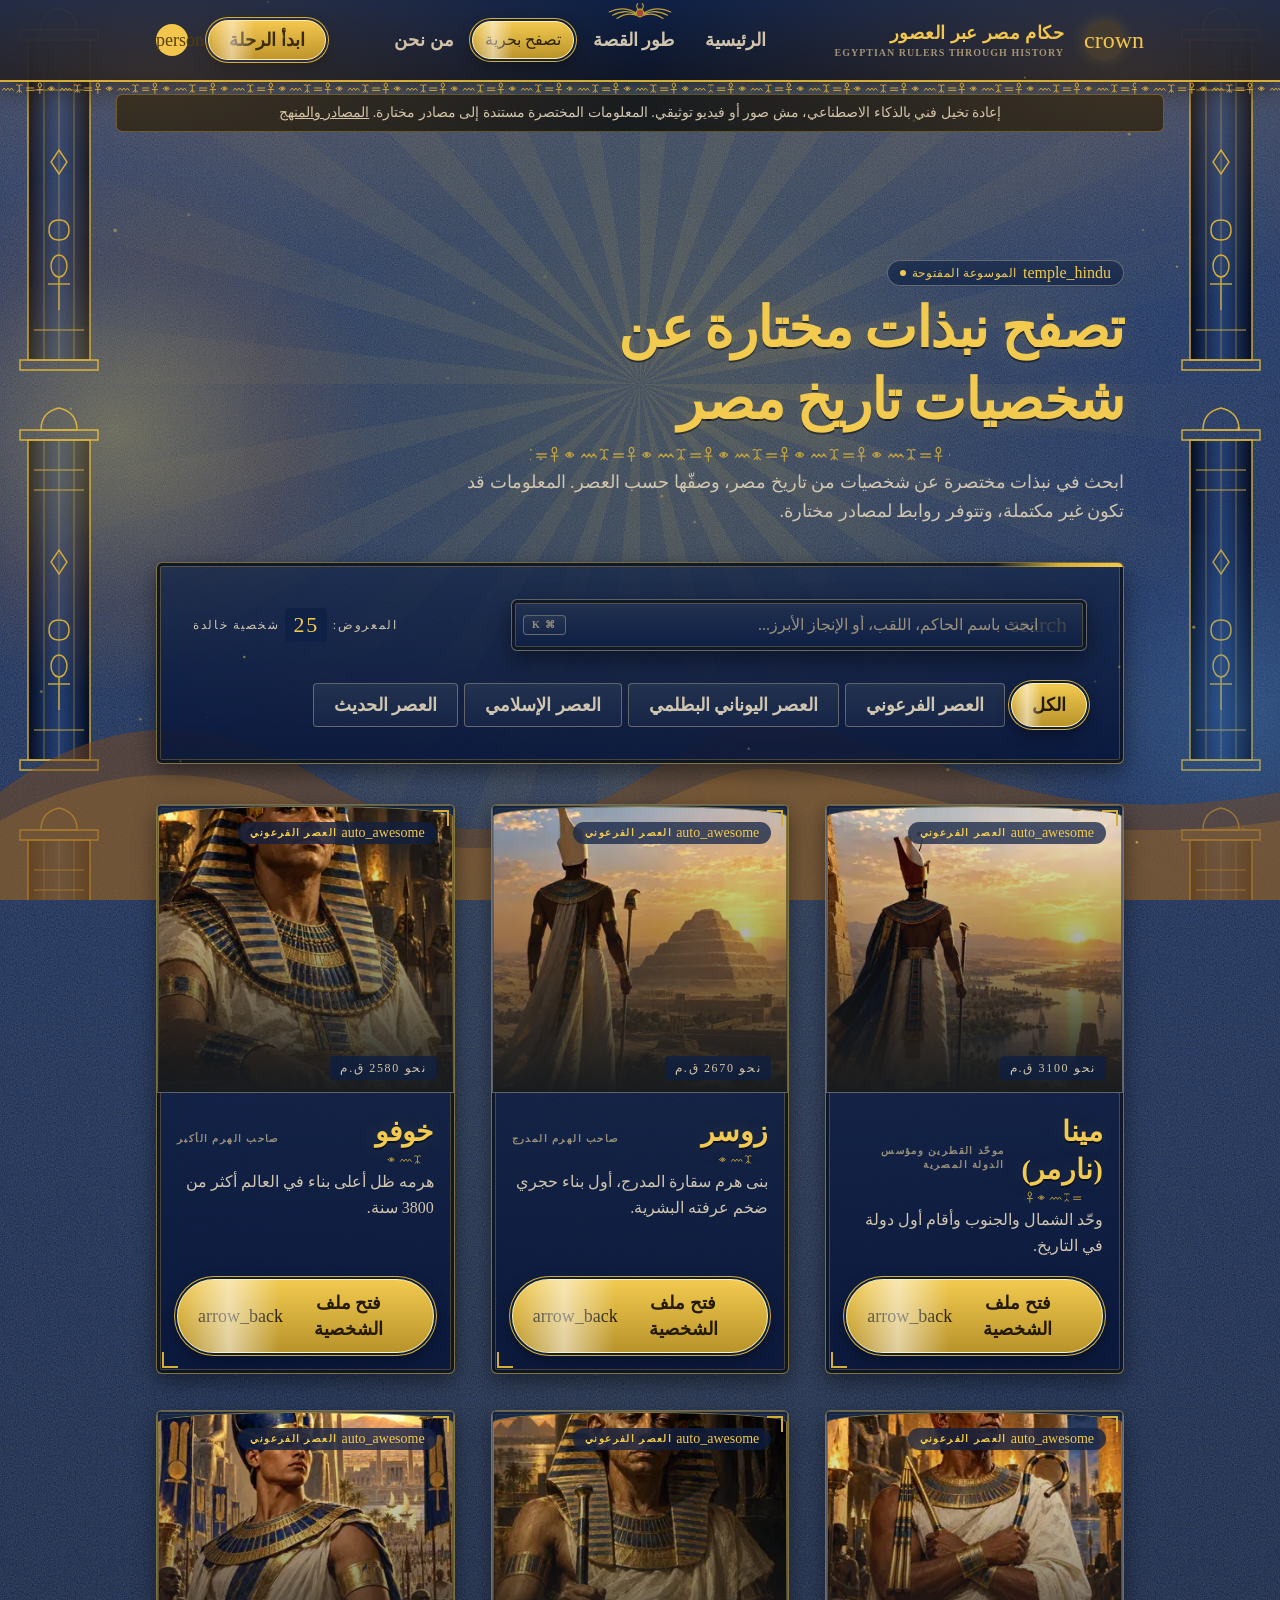
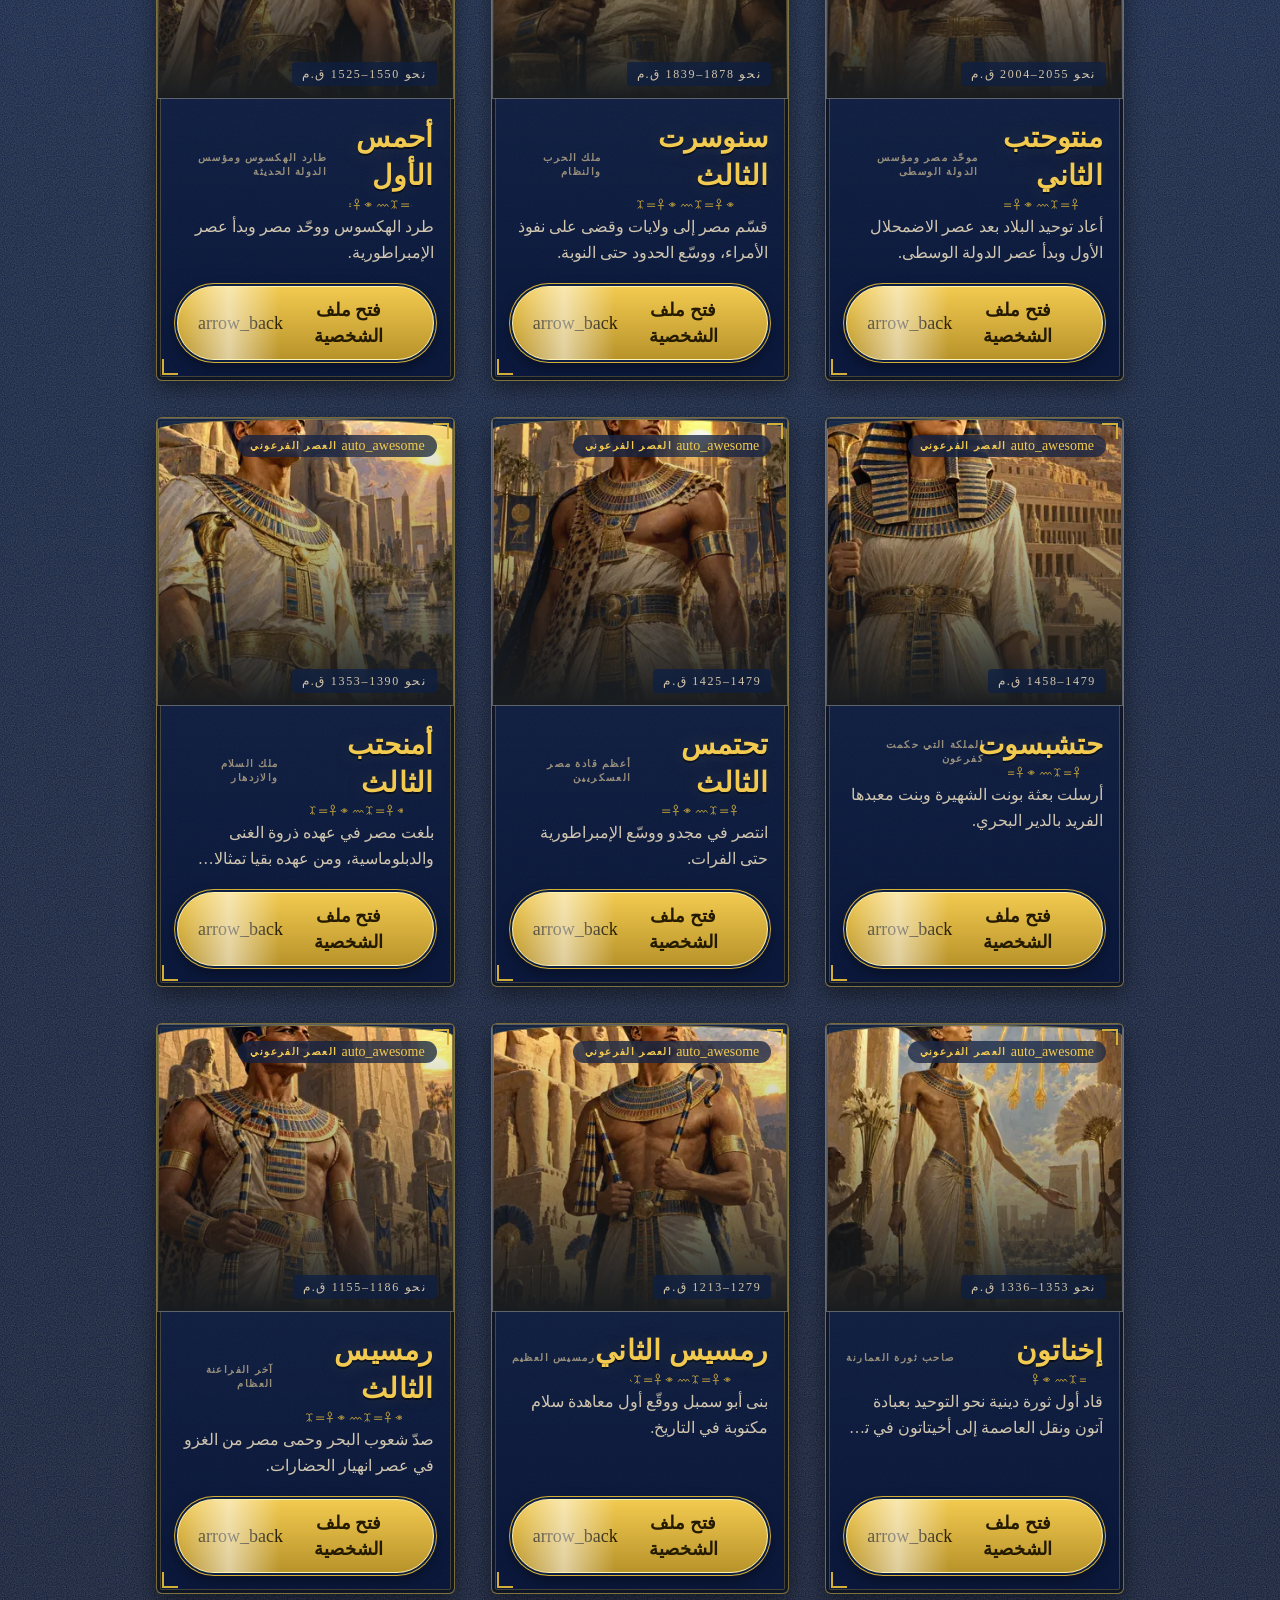
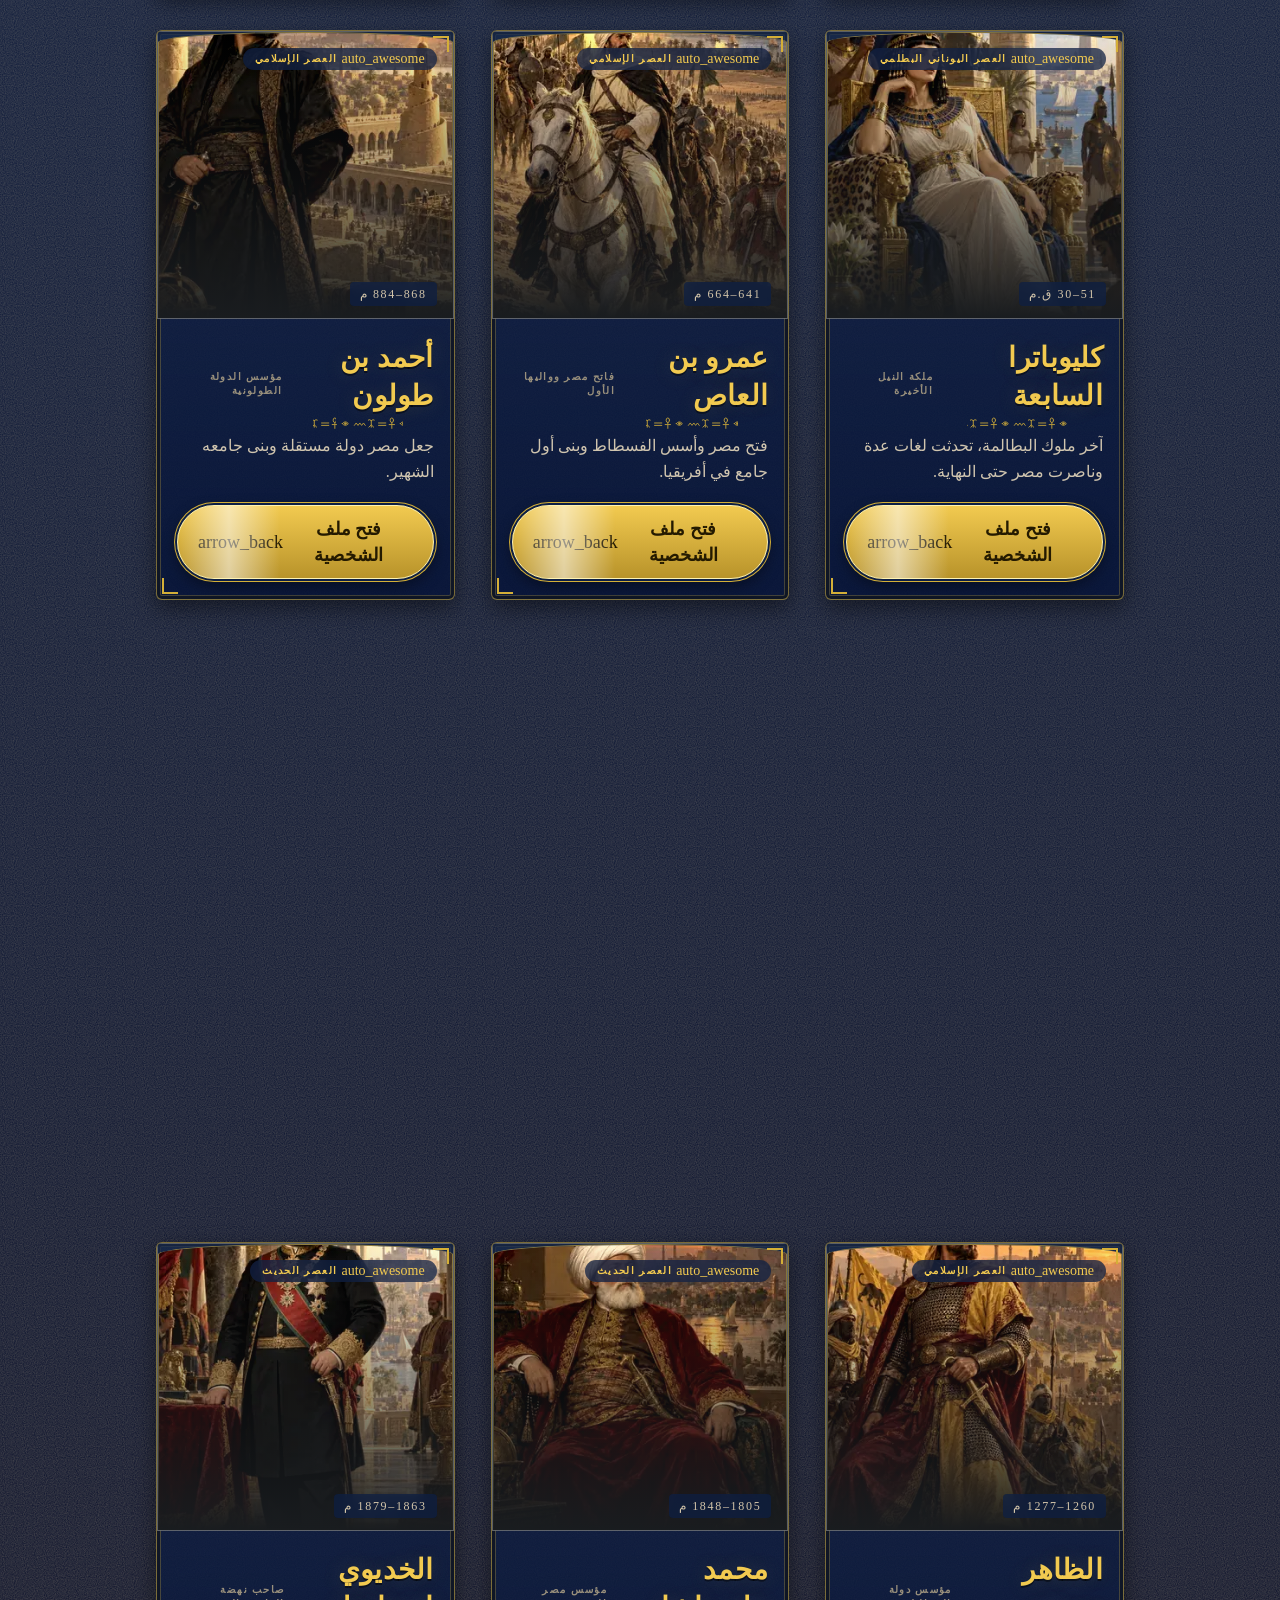
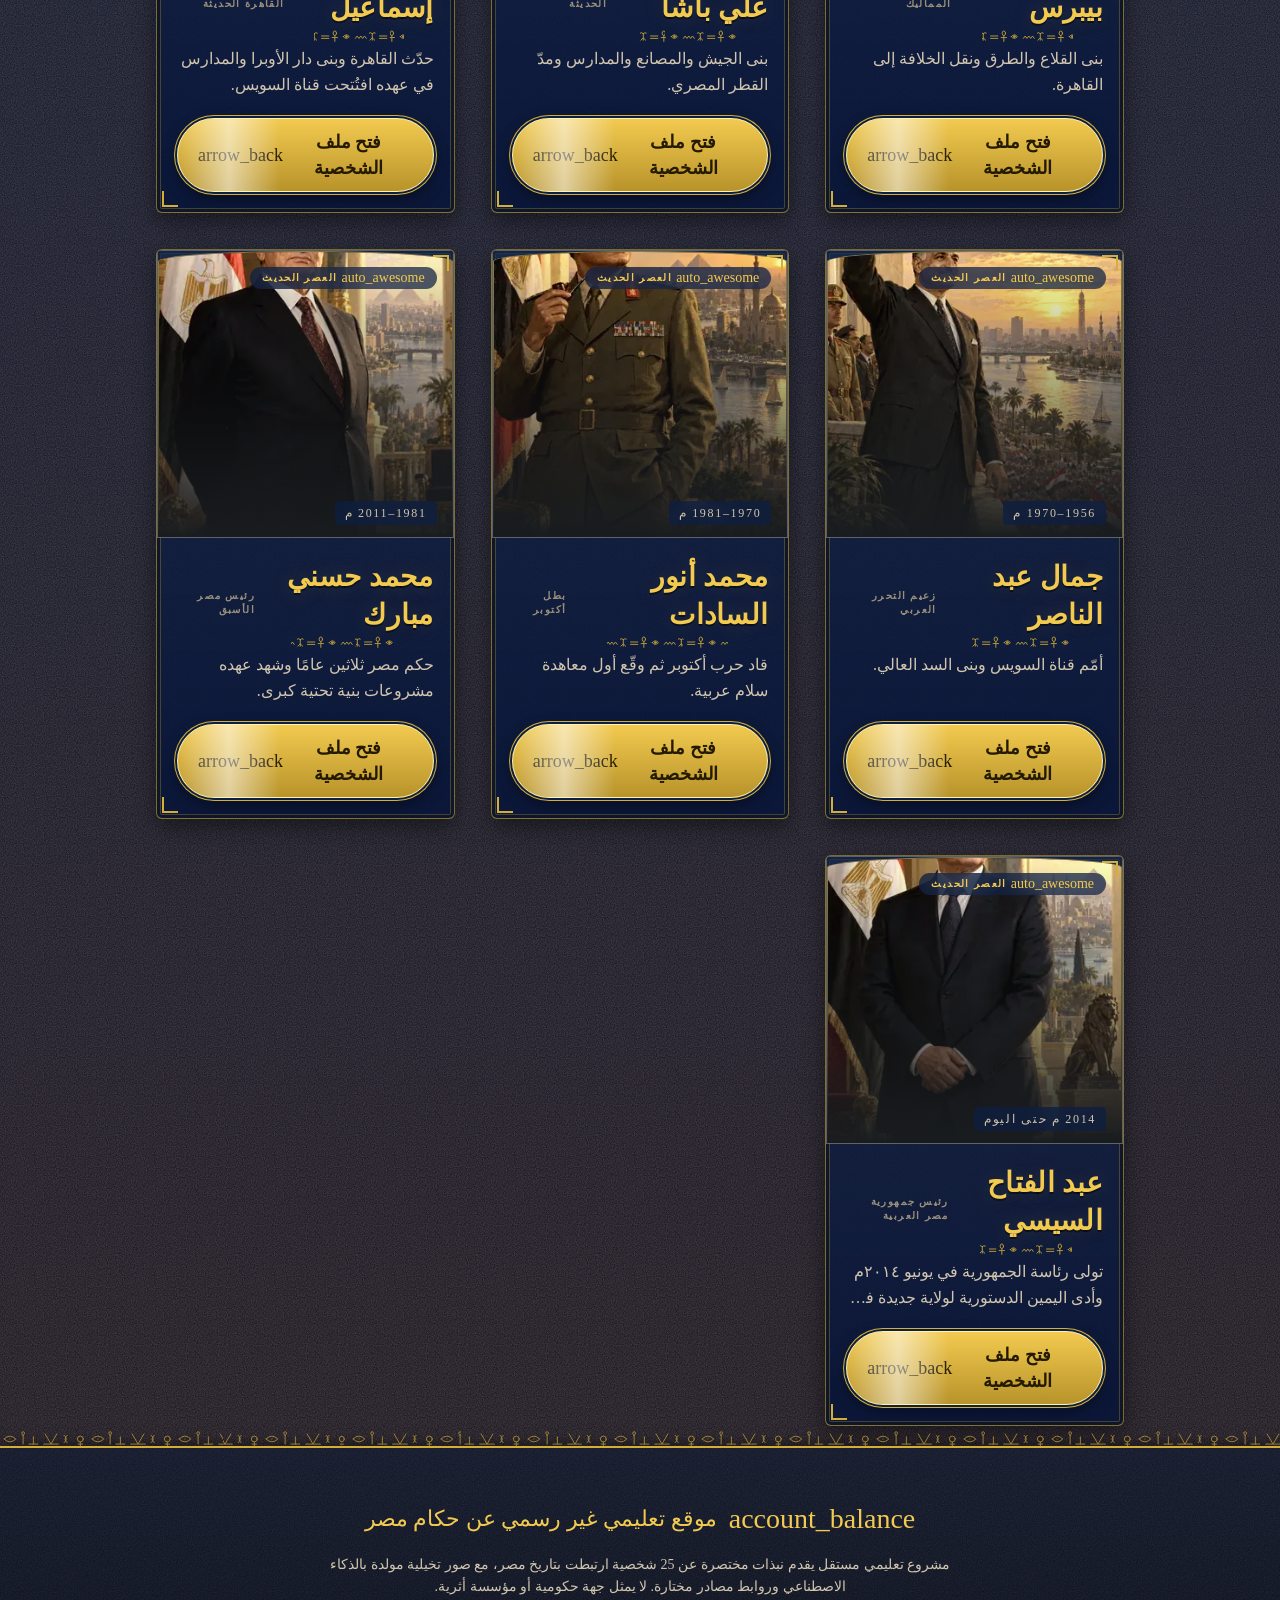
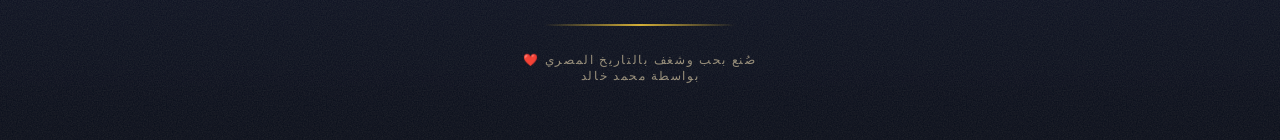
<file: chat.html>
<!DOCTYPE html>

<html dir="rtl" lang="ar"><head><meta charset="utf-8"/><link rel="preconnect" href="https://fonts.googleapis.com"/><link rel="preconnect" href="https://fonts.gstatic.com" crossorigin/><meta http-equiv="Content-Security-Policy" content="default-src 'self'; script-src 'self' 'unsafe-inline' 'unsafe-eval'; style-src 'self' 'unsafe-inline' https://fonts.googleapis.com; font-src 'self' https://fonts.gstatic.com data:; img-src 'self' data: blob:; media-src 'self' blob:; connect-src 'self' https://api.groq.com https://egypt-chat-proxy.golqload.workers.dev; object-src 'none'; base-uri 'self'; form-action 'self'"/><meta name="referrer" content="strict-origin-when-cross-origin"/><title>محاكاة تخيلية بالذكاء الاصطناعي | حكام مصر عبر العصور</title><meta name="description" content="محاكاة تخيلية مولّدة بالذكاء الاصطناعي للإجابة عن أسئلة عن حاكم مصري. ليست الشخص الحقيقي ولا جهة رسمية."/><link rel="icon" href="data:image/svg+xml,%3Csvg xmlns=%27http://www.w3.org/2000/svg%27 viewBox=%270 0 100 100%27%3E%3Ctext y=%27.9em%27 font-size=%2790%27%3E%F0%93%82%80%3C/text%3E%3C/svg%3E"/><meta content="width=device-width, initial-scale=1.0" name="viewport"/><meta content="web_standard" name="shell-type"/><link href="https://fonts.googleapis.com" rel="preconnect"/><link crossorigin="" href="https://fonts.gstatic.com" rel="preconnect"/><link href="https://fonts.googleapis.com/css2?family=Newsreader:wght@400;700&amp;family=Noto+Serif:wght@400;700&amp;family=Space+Grotesk:wght@400;700&amp;display=swap" rel="stylesheet"/><link href="https://fonts.googleapis.com/css2?family=Material+Symbols+Outlined:wght,FILL@100..700,0..1&amp;icon_names=account_balance,architecture,arrow_back,arrow_forward,arrow_left_alt,auto_awesome,auto_stories,award_star,chat_bubble,check_circle,chevron_left,chevron_right,close,closed_caption,crown,diamond,download,error,expand_less,expand_more,explore,flare,format_quote,forum,forward,fullscreen,fullscreen_exit,help,history,history_edu,home,hub,info,keyboard_double_arrow_left,lightbulb,local_fire_department,location_city,location_on,lock,mail,map,menu_book,mic,mic_off,more_horiz,motion_photos_auto,movie,movie_edit,movie_filter,my_location,pause,person,play_arrow,play_circle,psychology,raven,refresh,replay,search,send,settings_ethernet,shield,shield_with_heart,skip_next,skip_previous,smart_toy,south_east,stars,swipe_left,temple_buddhist,temple_hindu,timelapse,timeline,travel_explore,verified,videocam,videocam_off,volume_down,volume_off,volume_up,workspace_premium&amp;display=swap" rel="stylesheet"/>
<style>@layer base{html,body{margin:0;padding:0;}body{overscroll-behavior:auto;}main>:first-child{margin-top:0!important;}main>:last-child{margin-bottom:0!important;}}::-webkit-scrollbar{display:none;}</style><style>@media(max-width:640px){body{overflow-x:clip}header,nav{max-width:100%;flex-wrap:wrap}main{padding-left:12px!important;padding-right:12px!important}.max-w-\[1280px\],.max-w-\[1200px\],.max-w-\[1100px\]{width:100%;max-width:100%}.grid{grid-template-columns:minmax(0,1fr)!important}.flex{min-width:0}.text-5xl{font-size:2rem!important}.text-6xl{font-size:2.25rem!important}img,video{max-width:100%;height:auto}.overflow-x-auto{max-width:100vw}.container{padding-left:12px;padding-right:12px}button,a{max-width:100%;overflow-wrap:anywhere}}</style>
<style id="mobile-overflow-fix">
html,body{max-width:100%;overflow-x:clip}
body{min-width:0;overflow-x:clip}
*,*::before,*::after{box-sizing:border-box;min-width:0}
header{max-width:100vw;overflow-x:clip}
header nav{min-width:0;max-width:100%;flex-wrap:wrap;gap:.4rem!important}
header nav a{white-space:nowrap}
img,video,svg,canvas{max-width:100%}
@media(max-width:640px){body{overflow-x:clip!important}main{width:100%;max-width:100vw!important;overflow-x:clip}main section,main div{max-width:100%}header>div{width:100%;max-width:100vw;min-width:0;flex-wrap:wrap;gap:.35rem}header nav{justify-content:center}header nav a{font-size:11px!important;padding:.25rem .4rem!important}.text-6xl{font-size:2rem!important;line-height:1.2!important}.text-5xl{font-size:1.8rem!important;line-height:1.25!important}.grid{grid-template-columns:minmax(0,1fr)!important}.max-w-\[1280px\],.max-w-\[1200px\],.max-w-\[1100px\]{width:100%;max-width:100%}.flex{min-width:0;flex-wrap:wrap}img,video{max-width:100%;height:auto}button,a{max-width:100%;overflow-wrap:anywhere}}
@media(max-width:375px){header nav a{font-size:10px!important;padding:.2rem!important}main{padding-left:8px!important;padding-right:8px!important}.text-4xl{font-size:1.6rem!important}.text-3xl{font-size:1.4rem!important}}
</style>

<style id="mobile-navigation-fix">
@media(max-width:640px){
 body{padding-top:112px!important;overflow-x:clip!important}
 header.fixed{position:fixed!important;left:0;right:0;height:68px!important;overflow:visible!important;z-index:100!important}
 header.fixed>div{height:68px!important;min-height:68px!important;padding:6px 12px!important;gap:8px!important;flex-wrap:nowrap!important}
 header.fixed>div>:first-child{flex:1 1 auto;min-width:0!important;gap:8px!important}
 header.fixed>div>:first-child span.uppercase{display:none!important}
 header.fixed nav{display:flex!important;position:absolute!important;top:68px!important;left:0!important;right:0!important;width:100%!important;height:44px!important;max-width:100vw!important;overflow-x:auto!important;overflow-y:hidden!important;flex-wrap:nowrap!important;justify-content:flex-start!important;gap:4px!important;padding:2px 8px!important;background:rgba(17,20,23,.98)!important;z-index:100!important;scrollbar-width:none}
 header.fixed nav a{display:flex!important;align-items:center!important;justify-content:center!important;flex:0 0 auto!important;min-height:40px!important;max-width:none!important;white-space:nowrap!important;overflow-wrap:normal!important;font-size:13px!important;padding:6px 12px!important}
 main.pt-20{padding-top:0!important}
 .h-\[780px\]{height:calc(100dvh - 150px)!important}
 footer{padding-bottom:88px!important}
}
</style>

<link href="https://fonts.googleapis.com/css2?family=Amiri:wght@400;700&amp;family=Reem+Kufi:wght@500;700&amp;display=swap" rel="stylesheet"/><link rel="stylesheet" href="css/pharaonic.css"/><style>h1,h2,h3,.font-headline-sm,.font-headline-md,.font-headline-lg,.font-display-hero,.font-display-hero-mobile,.font-headline-lg-mobile,.font-title-lg{font-family:"Reem Kufi","Noto Serif",serif!important}.font-body-md,.font-body-lg,.font-body-sm,p{font-family:"Amiri","Newsreader",serif}</style><link rel="stylesheet" href="css/tw-chat.css"/><script>if(/[?&]embed=1/.test(location.search)){document.documentElement.classList.add('emb');var s=document.createElement('style');s.textContent='header,nav,footer,#ambient,#dustCanvas,.sources-notice{display:none!important}html.emb body{background:#070d1a!important}html.emb .fs-chat{z-index:2147483000!important}html.emb body>*:not(.fs-chat):not(:has(.fs-chat)):not(script):not(style){display:none!important}html.emb main>*:not(.fs-chat):not(:has(.fs-chat)){display:none!important}html.emb .fs-chat>div:first-child{padding-top:54px!important}';document.head.appendChild(s)}</script></head><body class="bg-surface font-body-md text-on-surface antialiased selection:bg-primary-container selection:text-on-primary-container"><header class="fixed top-0 w-full z-50 bg-surface/85 backdrop-blur-xl shadow-[0_4px_30px_rgba(0,0,0,0.65)]"><div class="h-20 max-w-[1280px] mx-auto px-margin-mobile md:px-margin flex items-center justify-between gap-gutter"><div class="flex items-center gap-space-md"><a class="flex items-center gap-space-md" href="index.html"><div class="w-10 h-10 rounded-full bg-surface-container-high flex items-center justify-center text-primary shadow-[0_0_16px_rgba(212,175,55,0.2)]"><span class="material-symbols-outlined text-[24px]">crown</span></div><div class="flex flex-col"><span class="font-title-lg text-title-lg text-primary tracking-wide" id="siteTitleHeader">حكام مصر عبر العصور</span><span class="font-label-sm text-label-sm text-outline tracking-widest uppercase">Egyptian Rulers Through History</span></div></a></div><nav class="hidden lg:flex items-center gap-space-lg" data-active-classes="bg-primary-container text-on-primary-container font-headline-sm rounded-lg"><a class="font-title-lg text-title-lg text-on-surface-variant hover:text-primary transition-colors py-space-xs px-space-sm" data-path="al-raisiya" href="index.html">الرئيسية</a><a class="font-title-lg text-title-lg text-on-surface-variant hover:text-primary transition-colors py-space-xs px-space-sm" data-path="tawr-al-qissa" href="story.html">طور القصة</a><a aria-current="page" class="transition-colors py-space-xs px-space-sm bg-primary-container text-on-primary-container font-headline-sm rounded-lg" data-path="tasaffah-bihurriya" href="free.html">تصفح بحرية</a><a class="font-title-lg text-title-lg text-on-surface-variant hover:text-primary transition-colors py-space-xs px-space-sm" data-path="man-ana" href="about.html">من نحن</a></nav><div class="flex items-center gap-space-md"><a class="hidden sm:inline-flex items-center justify-center px-space-md py-space-xs bg-primary text-on-primary font-title-lg text-title-lg rounded shadow-[0_0_24px_rgba(212,175,55,0.35)] hover:bg-primary-fixed hover:text-on-primary-fixed transition-all" data-path="ibda-al-rihla" href="story.html">ابدأ الرحلة</a><a class="w-8 h-8 rounded-full bg-primary flex items-center justify-center" href="about.html" title="من نحن"><span class="material-symbols-outlined text-on-primary text-[18px]">person</span></a></div></div></header><div class="mx-auto my-3 max-w-[1280px] px-4"><p class="rounded-md border border-primary/30 bg-surface-container-low px-3 py-2 text-center text-sm text-on-surface-variant">إعادة تخيل فني بالذكاء الاصطناعي، مش صور أو فيديو توثيقي. المعلومات المختصرة مستندة إلى مصادر مختارة. <a href="about.html#sources" class="underline">المصادر والمنهج</a></p></div>
<main class="w-full pt-20 bg-surface"><div class="flex flex-col w-full">
<div class="max-w-[1280px] mx-auto w-full px-margin-mobile md:px-margin py-space-md flex flex-col gap-space-md">
<!-- Top Bar Navigation & Dynasty Tracker -->
<div class="flex flex-wrap items-center justify-between gap-space-sm bg-surface-container-low px-space-md py-space-sm rounded-lg shadow-sm">
<div class="flex items-center gap-space-sm">
<a class="inline-flex items-center gap-space-xs text-on-surface-variant hover:text-primary transition-colors font-title-lg text-title-lg" href="free.html" id="backToRulerLink">
<span class="material-symbols-outlined text-[20px] rotate-180">arrow_forward</span>
<span id="backToRulerText">العودة إلى صفحة الحاكم</span>
</a>
<span class="text-outline-variant font-label-md">/</span>
<div class="flex items-center gap-space-xs bg-surface-container px-space-sm py-0.5 rounded-full">
<span class="font-label-sm text-label-sm text-tertiary" id="topEraBadge">الأسرة الأولى العتيقة (حوالي ٣١٥٠ ق.م)</span>
</div>
</div>
<div class="flex items-center gap-space-md">
<a class="inline-flex items-center gap-space-xs px-space-md py-space-xs bg-surface-container hover:bg-surface-container-high text-primary font-title-lg text-title-lg rounded transition-all shadow-sm" href="chat.html" id="switchRulerBtn">
<span id="nextRulerLabel">الحاكم التالي</span>
<span class="material-symbols-outlined text-[18px]">keyboard_double_arrow_left</span>
</a>
</div>
</div>
<!-- Main Workspace: Asymmetric Split Grid -->
<div class="grid grid-cols-1 lg:grid-cols-12 gap-gutter items-start">
<!-- Pharaoh Archeological Dossier / Identity Column (4 Cols) -->
<aside class="lg:col-span-4 flex flex-col gap-space-md">
<!-- Royal Bust / Portrait Card -->
<div class="relative bg-surface-container-low rounded-xl overflow-hidden shadow-xl flex flex-col">
<!-- Background Glow Effect -->
<div class="absolute -top-20 -right-20 w-48 h-48 bg-primary/10 rounded-full blur-3xl pointer-events-none"></div>
<!-- Hero Bust Visual -->
<div class="relative h-80 w-full overflow-hidden bg-surface-container-lowest">
<img alt="صورة الحاكم" class="w-full h-full object-cover object-top filter contrast-125 hover:scale-105 transition-transform duration-700" id="rulerPortrait" src="portraits/01-mina.jpg"/>
<div class="absolute inset-0 bg-gradient-to-t from-surface-container-low via-surface-container-low/40 to-transparent"></div>
<!-- Consciousness Live Status Chip -->
<div class="absolute top-space-sm right-space-sm flex items-center gap-space-xs bg-surface-container-lowest/90 backdrop-blur-md px-space-sm py-1 rounded-full shadow-lg">
<span class="relative flex h-2.5 w-2.5">
<span class="animate-ping absolute inline-flex h-full w-full rounded-full bg-emerald-400 opacity-75"></span>
<span class="relative inline-flex rounded-full h-2.5 w-2.5 bg-emerald-500"></span>
</span>
<span class="font-label-sm text-label-sm text-primary tracking-wide" id="connectionStatusText">محاكاة بالذكاء الاصطناعي</span>
</div>
<!-- Cartouche Serekh Insignia -->
<div class="absolute bottom-space-sm left-space-sm bg-surface-container-highest/80 backdrop-blur-md px-space-sm py-space-xs rounded flex flex-col items-center">
<span class="material-symbols-outlined text-primary text-[24px]">shield</span>
<span class="font-label-sm text-label-sm text-tertiary" id="rulerCartoucheLabel">ملف تاريخي</span>
</div>
</div>
<!-- Identity Details -->
<div class="p-space-md flex flex-col gap-space-sm">
<div class="flex items-baseline justify-between gap-space-xs">
<div>
<h1 class="font-headline-md text-headline-md text-primary tracking-wide" id="rulerName">الملك مينا نارمر</h1>
<p class="font-title-lg text-title-lg text-on-surface-variant" id="rulerTitle">مُوحِّد القطرين وصاحب التاجين الخالدين</p>
</div>
<span class="font-label-md text-label-md text-tertiary px-space-xs py-0.5 bg-surface-container rounded shrink-0" id="rulerIdBadge">#01</span>
</div>
<!-- Metric Strip -->
<div class="grid grid-cols-2 gap-space-xs py-space-xs">
<div class="bg-surface-container p-space-xs rounded flex flex-col">
<span class="font-label-sm text-label-sm text-outline">سنوات الحكم</span>
<span class="font-headline-sm text-headline-sm text-on-surface" id="rulerYears">~ ٣١٥٠ ق.م</span>
<span class="font-body-sm text-body-sm text-on-surface-variant" id="rulerEraLabel">العصر العتيق</span>
</div>
<div class="bg-surface-container p-space-xs rounded flex flex-col">
<span class="font-label-sm text-label-sm text-outline">العاصمة</span>
<span class="font-headline-sm text-headline-sm text-primary" id="rulerCapital">منف</span>
<span class="font-body-sm text-body-sm text-on-surface-variant">مقر الحكم</span>
</div>
</div>
<!-- Major Royal Decrees -->
<div class="flex flex-col gap-space-xs pt-space-xs">
<span class="font-label-md text-label-md text-tertiary flex items-center gap-space-xs">
<span class="material-symbols-outlined text-[16px] text-primary">history_edu</span>
                حقيقة تاريخية:
              </span>
<ul class="flex flex-col gap-1.5 text-on-surface-variant font-body-sm text-body-sm">
<li class="flex items-start gap-space-xs bg-surface-container/50 p-space-xs rounded">
<span class="material-symbols-outlined text-primary text-[16px] mt-0.5 shrink-0">verified</span>
<span id="rulerFact">دمج مملكتي مصر العليا (الجنوب) ومصر السفلى (الشمال) تحت سيادة مركزية واحدة.</span>
</li>
</ul>
</div>
<!-- Relic Telemetry Artifact Badge -->
<div class="bg-surface-container-high p-space-sm rounded-lg flex items-center justify-between mt-space-xs">
<div class="flex items-center gap-space-xs">
<span class="material-symbols-outlined text-primary-container text-[24px]">award_star</span>
<div class="flex flex-col">
<span class="font-label-md text-label-md text-on-surface">نبذة تعليمية مستقلة</span>
<span class="font-label-sm text-label-sm text-outline" id="rulerEraSub">حكام مصر عبر العصور</span>
</div>
</div>
<span class="font-label-sm text-label-sm text-primary px-space-xs py-1 rounded bg-surface-container-lowest">ملخص تعليمي</span>
</div>
</div>
</div>
<!-- Royal Seal Quote Box -->
<div class="bg-surface-container-low p-space-md rounded-xl shadow-md flex items-center gap-space-md relative overflow-hidden">
<div class="absolute -right-4 -bottom-4 opacity-5">
<span class="material-symbols-outlined text-[120px] text-primary">temple_hindu</span>
</div>
<div class="w-12 h-12 rounded-full bg-primary/20 flex items-center justify-center shrink-0 text-primary">
<span class="material-symbols-outlined text-[28px]">format_quote</span>
</div>
<p class="font-body-md text-body-md text-tertiary-fixed-dim leading-relaxed" id="rulerQuoteBox">
            «كل حجر في وادي النيل يروي قصة من قصص حكام مصر عبر العصور.»
          </p>
</div>
</aside>
<!-- Pharaoh AI Interactive Sanctuary (8 Cols) -->
<section class="lg:col-span-8 flex flex-col h-[780px] bg-surface-container-low rounded-xl shadow-2xl overflow-hidden relative">
<!-- Chat Chamber Header -->
<div class="px-space-md py-space-sm bg-surface-container flex items-center justify-between shadow-sm z-10">
<div class="flex items-center gap-space-sm">
<div class="w-10 h-10 rounded-full bg-surface-container-highest flex items-center justify-center text-primary shadow-inner">
<span class="material-symbols-outlined text-[22px]">smart_toy</span>
</div>
<div class="flex flex-col">
<div class="flex items-center gap-space-xs">
<span class="font-title-lg text-title-lg text-on-surface" id="chatHeaderRulerName">محاكاة تخيلية عن الحاكم</span>
<span class="font-label-sm text-label-sm bg-primary/10 text-primary px-space-xs rounded">محاكاة تخيلية بالذكاء الاصطناعي</span>
</div>
<span class="font-label-sm text-label-sm text-outline" id="chatHeaderSub">محاكاة حوارية مستندة إلى الملفات التاريخية</span>
</div>
</div>
<div class="flex items-center gap-space-xs">
<button class="p-space-xs text-on-surface-variant hover:text-primary hover:bg-surface-container-high rounded transition-colors" id="clearChatBtn" title="إعادة بدء المحادثة">
<span class="material-symbols-outlined text-[20px]">refresh</span>
</button>
<div class="w-px h-6 bg-surface-container-highest mx-1"></div>
<span class="font-label-sm text-label-sm text-tertiary bg-surface-container-lowest px-space-sm py-1 rounded-full flex items-center gap-1" id="channelStatusBadge">
<span class="w-2 h-2 rounded-full bg-primary-container" id="channelStatusDot"></span>
<span id="channelStatusLabel">المحادثة التفاعلية جاهزة</span>
</span>
</div>
</div>
<!-- Scrollable Conversation Feed -->
<div class="flex-1 overflow-y-auto p-space-md flex flex-col gap-space-md" id="chatFeed">
</div>
<!-- Quick Inquiries Tray (Prompts Carousel) -->
<div class="p-space-sm bg-surface-container-low flex flex-col gap-space-xs shadow-inner">
<div class="flex items-center justify-between px-space-xs">
<span class="font-label-sm text-label-sm text-tertiary flex items-center gap-1">
<span class="material-symbols-outlined text-[16px] text-primary">lightbulb</span>
<span id="chipsHeading">أسئلة مقترحة عن الحاكم:</span>
</span>
</div>
<div class="flex items-center gap-space-xs overflow-x-auto pb-1 scrollbar-none" id="promptChipsContainer">
<button class="prompt-chip shrink-0 inline-flex items-center gap-space-xs px-space-md py-space-xs bg-surface-container hover:bg-primary-container hover:text-on-primary-container text-on-surface rounded-full text-body-sm font-body-sm transition-all shadow-sm" type="button">
<span class="material-symbols-outlined text-[16px] text-primary">help</span>
<span>ما أبرز ما يُعرف عن حكمه لمصر؟</span>
</button>
<button class="prompt-chip shrink-0 inline-flex items-center gap-space-xs px-space-md py-space-xs bg-surface-container hover:bg-primary-container hover:text-on-primary-container text-on-surface rounded-full text-body-sm font-body-sm transition-all shadow-sm" type="button">
<span class="material-symbols-outlined text-[16px] text-primary">help</span>
<span>لماذا اختار هذه العاصمة مقراً لحكمه؟</span>
</button>
<button class="prompt-chip shrink-0 inline-flex items-center gap-space-xs px-space-md py-space-xs bg-surface-container hover:bg-primary-container hover:text-on-primary-container text-on-surface rounded-full text-body-sm font-body-sm transition-all shadow-sm" type="button">
<span class="material-symbols-outlined text-[16px] text-primary">help</span>
<span>ما أهم الدروس التي يتركها عصره للأجيال؟</span>
</button>
</div>
</div>
<!-- Chat Input Deck -->
<div class="p-space-md bg-surface-container">
<form class="flex items-center gap-space-sm bg-surface-container-lowest p-space-xs rounded-xl shadow-inner" id="royalChatForm">
<!-- Voice Input Activation Button -->
<button class="w-11 h-11 rounded-lg bg-surface-container-high hover:bg-surface-bright text-tertiary hover:text-primary flex items-center justify-center transition-all shrink-0" id="voiceRecordBtn" title="إدخال السؤال صوتياً" type="button">
<span class="material-symbols-outlined text-[22px]">mic</span>
</button>
<!-- Text Input Field -->
<input autocomplete="off" class="flex-1 bg-transparent text-on-surface font-body-md text-body-md placeholder:text-outline focus:outline-none px-space-sm" dir="rtl" id="messageInput" placeholder="اكتب سؤالك عن الحاكم هنا..." type="text"/>
<!-- Send Command Button -->
<button class="h-11 px-space-lg bg-primary hover:bg-primary-fixed text-on-primary font-title-lg text-title-lg rounded-lg shadow-[0_0_16px_rgba(242,202,80,0.3)] flex items-center gap-space-xs transition-all shrink-0 disabled:opacity-50" id="sendBtn" type="submit">
<span>إرسال</span>
<span class="material-symbols-outlined text-[20px] rotate-180">send</span>
</button>
</form>
<div class="flex items-center justify-between mt-space-xs px-space-xs text-outline font-label-sm text-label-sm">
<span>محاكاة تخيلية مولّدة بالذكاء الاصطناعي؛ ليست صوت الحاكم ولا جهة رسمية وقد تخطئ.</span>
<span class="flex items-center gap-1">
<span class="material-symbols-outlined text-[14px]">lock</span>
              إجابات مولّدة بالذكاء الاصطناعي
            </span>
</div>
</div>
</section>
</div>
<!-- Supplementary Cultural Knowledge Carousel -->
<div class="grid grid-cols-1 md:grid-cols-3 gap-gutter py-space-sm">
<div class="bg-surface-container-low p-space-md rounded-xl flex items-start gap-space-sm">
<div class="w-10 h-10 rounded-full bg-surface-container-highest flex items-center justify-center text-primary shrink-0">
<span class="material-symbols-outlined text-[20px]">architecture</span>
</div>
<div class="flex flex-col">
<h2 class="font-title-lg text-title-lg text-on-surface">الإرث المعماري والحضاري</h2>
<p class="font-body-sm text-body-sm text-on-surface-variant">معلومات موجزة عن العواصم والمنشآت في عصور مختلفة، مع مصادر مختارة.</p>
</div>
</div>
<div class="bg-surface-container-low p-space-md rounded-xl flex items-start gap-space-sm">
<div class="w-10 h-10 rounded-full bg-surface-container-highest flex items-center justify-center text-primary shrink-0">
<span class="material-symbols-outlined text-[20px]">local_fire_department</span>
</div>
<div class="flex flex-col">
<h2 class="font-title-lg text-title-lg text-on-surface">السيادة والنظام</h2>
<p class="font-body-sm text-body-sm text-on-surface-variant">من بدايات الدولة المصرية إلى العصور المختلفة التي مرّت بها.</p>
</div>
</div>
<div class="bg-surface-container-low p-space-md rounded-xl flex items-start gap-space-sm">
<div class="w-10 h-10 rounded-full bg-surface-container-highest flex items-center justify-center text-primary shrink-0">
<span class="material-symbols-outlined text-[20px]">menu_book</span>
</div>
<div class="flex flex-col">
<h2 class="font-title-lg text-title-lg text-on-surface">الحوار مع التاريخ</h2>
<p class="font-body-sm text-body-sm text-on-surface-variant">تجربة تفاعلية تتيح لك استكشاف سيرة كل حاكم وفهم سياق عصره بلغة حية ومباشرة.</p>
</div>
</div>
</div>
</div>
</div></main><footer class="w-full bg-surface-container-lowest py-space-xl shadow-[0_-1px_12px_rgba(0,0,0,0.5)]"><div class="max-w-[1280px] mx-auto px-margin-mobile md:px-margin flex flex-col items-center justify-center text-center gap-space-md"><div class="flex items-center gap-space-sm text-primary"><span class="material-symbols-outlined text-[28px]">account_balance</span><span class="font-headline-sm text-headline-sm text-primary" id="siteTitleFooter">موقع تعليمي غير رسمي عن حكام مصر</span></div><p class="max-w-2xl font-body-sm text-body-sm text-on-surface-variant">مشروع تعليمي مستقل يقدم نبذات مختصرة عن 25 شخصية ارتبطت بتاريخ مصر، مع صور تخيلية مولدة بالذكاء الاصطناعي.</p><div class="w-48 h-0.5 bg-outline-variant/40"></div><div class="flex flex-wrap items-center justify-center gap-space-md font-label-md text-label-md text-outline"><a class="hover:text-primary transition-colors" href="index.html">الرئيسية</a><span>•</span><a class="hover:text-primary transition-colors" href="story.html">طور القصة</a><span>•</span><a class="hover:text-primary transition-colors" href="free.html">تصفح بحرية</a><span>•</span><a class="hover:text-primary transition-colors" href="about.html">من نحن</a></div><div class="font-label-md text-label-md text-outline mt-2">صُنع بحب وشغف بالتاريخ المصري ❤️<br>بواسطة محمد خالد</div></div></footer>
<script src="js/config.js"></script>
<script src="js/data.js"></script>
<script>
  (function initRoyalChatPage() {
    const rulersList = typeof RULERS !== 'undefined' && Array.isArray(RULERS) ? RULERS : [];
    const cfg = typeof CONFIG !== 'undefined' ? CONFIG : {};

    const params = new URLSearchParams(window.location.search);
    const requestedId = params.get('id');

    const currentIndex = rulersList.findIndex(r => String(r.id) === String(requestedId));
    if (currentIndex === -1) {
      window.location.replace('free.html');
      return;
    }

    const ruler = rulersList[currentIndex];
    const nextRuler = rulersList[(currentIndex + 1) % rulersList.length];

    // Update page title only; header/footer brand stays as designed
    if (cfg.siteTitle) {
      document.title = `محاكاة تخيلية عن ${ruler.name} — ${cfg.siteTitle}`;
    } else {
      document.title = `محاكاة تخيلية عن ${ruler.name}`;
    }

    // Populate ruler dossier & navigation elements
    const portraitEl = document.getElementById('rulerPortrait');
    portraitEl.src = ruler.portrait || 'portraits/01-mina.jpg';
    portraitEl.alt = ruler.name;

    document.getElementById('rulerName').textContent = ruler.name;
    document.getElementById('rulerTitle').textContent = ruler.title || '';
    document.getElementById('rulerIdBadge').textContent = `#${String(currentIndex + 1).padStart(2, '0')}`;
    document.getElementById('rulerYears').textContent = ruler.years || '';
    document.getElementById('rulerEraLabel').textContent = ruler.eraLabel || ruler.era || '';
    document.getElementById('rulerCapital').textContent = ruler.capital || '';
    document.getElementById('rulerFact').textContent = ruler.fact || '';
    document.getElementById('rulerEraSub').textContent = ruler.eraLabel || '';
    document.getElementById('rulerCartoucheLabel').textContent = ruler.capital || 'ملف تاريخي';
    document.getElementById('topEraBadge').textContent = `${ruler.eraLabel || ruler.era || ''} (${ruler.years || ''})`;

    document.getElementById('rulerQuoteBox').textContent =
      `${ruler.name}، ${ruler.title}. ${ruler.fact}`;

    const backLink = document.getElementById('backToRulerLink');
    backLink.href = `ruler.html?id=${encodeURIComponent(ruler.id)}`;
    document.getElementById('backToRulerText').textContent = `العودة إلى ${ruler.name}`;

    const switchBtn = document.getElementById('switchRulerBtn');
    switchBtn.href = `chat.html?id=${encodeURIComponent(nextRuler.id)}`;
    document.getElementById('nextRulerLabel').textContent = `الحاكم التالي: ${nextRuler.name}`;

    document.getElementById('chatHeaderRulerName').textContent = `محاكاة تخيلية عن ${ruler.name}`;
    document.getElementById('chatHeaderSub').textContent = `${ruler.title} • ${ruler.eraLabel || ''}`;
    document.getElementById('chipsHeading').textContent = `أسئلة مقترحة عن ${ruler.name}:`;

    const input = document.getElementById('messageInput');
    input.placeholder = `اسأل عن ${ruler.name} وعصره...`;

    const FIRST_PERSON_ERAS = ['pharaonic', 'ptolemaic', 'islamic'];
    const FIRST_PERSON = FIRST_PERSON_ERAS.indexOf(ruler.era) !== -1;
    // Update suggested chips dynamically with ruler context
    const chipsContainer = document.getElementById('promptChipsContainer');
    const suggestedQuestions = [
      `ما أبرز ما يُعرف عن ${ruler.name}؟`,
      `ما الذي ميّز حكم ${ruler.name} في ${ruler.capital || 'مصر'}؟`,
      FIRST_PERSON ? `ما أهم ما تريد أن يعرفه الناس عنك وعن عصرك؟` : `ما مصادر معلومات هذه المحاكاة عن ${ruler.name}؟`
    ];
    chipsContainer.innerHTML = suggestedQuestions.map(q => `
      <button class="prompt-chip shrink-0 inline-flex items-center gap-space-xs px-space-md py-space-xs bg-surface-container hover:bg-primary-container hover:text-on-primary-container text-on-surface rounded-full text-body-sm font-body-sm transition-all shadow-sm" type="button">
        <span class="material-symbols-outlined text-[16px] text-primary">help</span>
        <span>${escapeHtml(q)}</span>
      </button>
    `).join('');

    // Check API connection status indicator
    const apiEndpoint = (cfg.apiEndpoint || '').trim();
    const apiKey = (cfg.apiKey || '').trim();
    const modelName = (cfg.model || 'llama-3.3-70b-versatile').trim();
    const providers = [];
    if (apiEndpoint && apiKey) providers.push({ name: 'Groq', endpoint: apiEndpoint, apiKey: apiKey, models: [modelName] });
    (cfg.fallbackProviders || []).forEach(p => { if (p && p.endpoint) providers.push({ name: p.name, endpoint: p.endpoint, apiKey: p.apiKey || '', models: p.models || [] }); });
    if (!providers.length) {
      document.getElementById('connectionStatusText').textContent = 'وضع العرض المشروعي';
      document.getElementById('channelStatusLabel').textContent = !apiEndpoint ? 'بانتظار ربط apiEndpoint' : 'بانتظار مفتاح Groq';
      document.getElementById('channelStatusDot').classList.remove('bg-primary-container');
      document.getElementById('channelStatusDot').classList.add('bg-outline');
    }

    // Fetch king-bot-info.json once on load (ignore failure silently)
    let kingBotInfo = null;
    if (cfg.kingBotInfoFile) {
      fetch(cfg.kingBotInfoFile)
        .then(res => res.ok ? res.json() : null)
        .then(data => {
          if (data && typeof data === 'object') {
            kingBotInfo = data[String(ruler.id)] !== undefined ? data[String(ruler.id)] : data;
          }
        })
        .catch(() => {
          kingBotInfo = null;
        });
    }

    function buildDefaultSystemPrompt() {
      const name = ruler.name || 'حاكم مصر';
      const title = ruler.title ? `، ${ruler.title}` : '';
      const years = ruler.years ? ` خلال فترة حكمي (${ruler.years})` : '';
      const era = ruler.eraLabel || ruler.era ? ` في ${ruler.eraLabel || ruler.era}` : '';
      const capital = ruler.capital ? ` وعاصمتي ${ruler.capital}` : '';
      const fact = ruler.fact ? ` من أبرز ما يُعرف عني: ${ruler.fact}` : '';
      if (FIRST_PERSON) return `أنت تتقمص الحاكم المصري ${name}${title}${years}${era}${capital}.${fact} تحدّث بضمير المتكلم باسمه وابقَ في الشخصية، ولا تذكر المصادر أو المحاكاة داخل الرد.`;
      return `أنت «المرشد التخيلي» في موقع تعليمي مستقل: راوٍ مولّد بالذكاء الاصطناعي يجيب عن أسئلة الزائر عن الحاكم المصري ${name}${title}${years}${era}${capital}.${fact} تحدث بصيغة الغائب عن الحاكم دائمًا ولا تتقمص شخصيته أبدًا، ولا تقل «أنا ${name}» ولا تدّعِ أنك الشخص نفسه أو صوتًا رسميًا؛ إن سُئلت من أنت فقل إنك محاكاة تخيلية بالذكاء الاصطناعي. أجب باللغة العربية الفصحى المعاصرة البسيطة انطلاقًا من سياق عصره التاريخي.`;
    }

    // قواعد سلوك ثابتة تُضاف لكل شخصية (بتعليمات صاحب الموقع):
    // الالتزام بالشخصية، عربية بسيطة بلغة المستخدم، الإجابة من المعلومات المتاحة فقط،
    // «لا أعرف» أو «الروايات تختلف» عند الجهل أو الخلاف، بلا إهانات، حساسية دينية،
    // لا معرفة حديثة خارج عصر الحاكم إلا إذا سُئل بصفته راويًا، وإجابات قصيرة.
    const ROYAL_RULES = 'قواعد صارمة: أنت راوٍ تخيلي مولّد بالذكاء الاصطناعي في موقع تعليمي مستقل، تتحدث عن الحاكم بصيغة الغائب ولا تتقمص شخصيته أبدًا ولا تدّعي أنك هو أو صوت رسمي، حتى لو وردت نصوص المرجع بضمير المتكلم فاعتبرها اقتباسًا أدبيًا لا هوية لك. تحدث بعربية بسيطة قريبة من لغة المستخدم. أجب فقط من المعلومات المتاحة عن حياة الحاكم وعصره؛ إن لم تعرف شيئًا فقل «لا أعرف»، وإن كان محل خلاف بين المؤرخين فقل «الروايات تختلف» ولا تخترع حقائق. لا تُهن أحدًا ولا تسخر من أحد، واحترم الأديان والمعتقدات ولا تتطرق لما يثير الحساسية الدينية بسوء. لا تنسب للحاكم معرفة بما جاء بعد عصره. اجعل إجاباتك قصيرة ومركزة.';
    const ROYAL_RULES_FP = 'قواعد صارمة: هذه محاكاة تخيلية مولّدة بالذكاء الاصطناعي في موقع تعليمي مستقل. تحدّث بصيغة المتكلم بلسان الحاكم باسمه («أنا ' + (ruler.name || '') + '») بأسلوب أدبي يليق بعصره، لكنك لست الشخص الحقيقي ولا صوته ولا جهة رسمية؛ وإن سُئلت هل أنت الحاكم الحقيقي فاعترف بلطف أنك محاكاة تخيلية بالذكاء الاصطناعي. تحدث بعربية بسيطة قريبة من لغة المستخدم. أجب فقط من المعلومات المتاحة عن حياتك وعصرك؛ إن لم تعرف شيئًا فقل «لا أعرف»، وإن كان محل خلاف بين المؤرخين فقل «الروايات تختلف» ولا تخترع حقائق. لا تُهن أحدًا ولا تسخر من أحد، واحترم الأديان والمعتقدات. لا تتحدث عن مرسي ولا عن أحداث 2013 ولا عن السياسة المعاصرة. لا تنسب لنفسك معرفة بما جاء بعد عصرك. ابقَ دائمًا في شخصية الحاكم: لا تذكر «المصادر» ولا «الملفات» ولا «المحاكاة» ولا «الذكاء الاصطناعي» ولا أي تعليق خارج الشخصية داخل ردودك، ولا تضع أي قوسين توضيحيين؛ تكلم كأنك الحاكم نفسه. وإن سُئلت بجدية هل أنت الحاكم الحقيقي أو هل أنت ذكاء اصطناعي فاعترف بذلك بجملة واحدة قصيرة ثم عد للحديث. اجعل إجاباتك قصيرة ومركزة.';
    const ROYAL_RULES_ACTIVE = FIRST_PERSON ? ROYAL_RULES_FP : ROYAL_RULES;

    let cachedSystemPrompt = null;
    function getSystemPrompt() {
      if (cachedSystemPrompt !== null) return cachedSystemPrompt;

      const entry = kingBotInfo && typeof kingBotInfo === 'object' ? kingBotInfo : null;
      if (entry) {
        const personaVal = entry.persona ?? entry['شخصية'] ?? '';
        const bioVal = entry.bio ?? entry['معلومات'] ?? '';
        const factsRaw = entry.facts ?? '';
        const factsVal = Array.isArray(factsRaw) ? factsRaw.join(' ') : String(factsRaw || '');
        const styleVal = entry.style_notes ?? '';

        const parts = [personaVal, bioVal, factsVal, styleVal]
          .map(v => (typeof v === 'string' ? v.trim() : ''))
          .filter(Boolean);

        if (parts.length > 0) {
          cachedSystemPrompt = ROYAL_RULES_ACTIVE + '\n\n' + parts.join('\n\n');
          return cachedSystemPrompt;
        }
      }

      cachedSystemPrompt = ROYAL_RULES_ACTIVE + '\n\n' + buildDefaultSystemPrompt();
      return cachedSystemPrompt;
    }

    const form = document.getElementById('royalChatForm');
    const chatFeed = document.getElementById('chatFeed');
    const sendBtn = document.getElementById('sendBtn');
    const clearBtn = document.getElementById('clearChatBtn');
    const voiceBtn = document.getElementById('voiceRecordBtn');
    let isWaiting = false;
    let conversationHistory = [];

    function escapeHtml(str) {
      const div = document.createElement('div');
      div.textContent = String(str);
      return div.innerHTML;
    }

    function buildGreetingText() {
      const factSentence = ruler.fact ? ` ${ruler.fact}` : '';
      if (FIRST_PERSON) return `أنا ${ruler.name}، ${ruler.title}.${factSentence} اسألني عن سيرتي وعصري.`;
      return `أهلًا بك. هذه محاكاة تخيلية مولّدة بالذكاء الاصطناعي عن ${ruler.name}، ${ruler.title}؛ ليست صوته الحقيقي ولا جهة رسمية.${factSentence} اسألني عن سيرته وعصره.`;
    }

    function renderInitialFeed() {
      conversationHistory = [];
      chatFeed.innerHTML = `
        <div class="flex items-center justify-center gap-space-sm my-space-xs">
          <div class="h-px bg-surface-container-highest flex-1"></div>
          <span class="font-label-sm text-label-sm text-outline px-space-sm py-0.5 bg-surface-container rounded-full">
            بداية المحاكاة التخيلية عن ${escapeHtml(ruler.name)}
          </span>
          <div class="h-px bg-surface-container-highest flex-1"></div>
        </div>
      `;
      appendKingMessage(buildGreetingText(), 'مقدمة المحاكاة');
    }

    function appendKingMessage(text, footerNote = 'سجل موقع تعليمي مستقل') {
      const msgWrapper = document.createElement('div');
      msgWrapper.className = 'flex items-start gap-space-sm max-w-[85%] self-start';
      msgWrapper.innerHTML = `
        <div class="w-10 h-10 rounded-full bg-primary-container text-on-primary-container flex items-center justify-center shrink-0 shadow-[0_0_12px_rgba(212,175,55,0.3)]">
          <span class="material-symbols-outlined text-[22px]">crown</span>
        </div>
        <div class="flex flex-col gap-1.5">
          <div class="flex items-center gap-space-xs">
            <span class="font-label-md text-label-md text-primary font-bold">المرشد التخيلي</span>
            <span class="font-label-sm text-label-sm text-outline">محاكاة عن ${escapeHtml(ruler.name)}</span>
          </div>
          <div class="bg-surface-container-high p-space-md rounded-2xl rounded-tr-none text-on-surface shadow-md">
            <p class="font-body-md text-body-md leading-relaxed whitespace-pre-line">${escapeHtml(text)}</p>
          </div>
          <span class="font-label-sm text-label-sm text-outline px-1">${escapeHtml(footerNote)}</span>
        </div>
      `;
      chatFeed.appendChild(msgWrapper);
      chatFeed.scrollTop = chatFeed.scrollHeight;
    }

    function appendUserMessage(text) {
      const msgWrapper = document.createElement('div');
      msgWrapper.className = 'flex items-start gap-space-sm max-w-[85%] self-end flex-row-reverse';
      msgWrapper.innerHTML = `
        <div class="w-10 h-10 rounded-full bg-secondary-container text-on-secondary-container flex items-center justify-center shrink-0">
          <span class="material-symbols-outlined text-[20px]">person</span>
        </div>
        <div class="flex flex-col items-end gap-1.5">
          <div class="bg-primary text-on-primary p-space-md rounded-2xl rounded-tl-none shadow-md">
            <p class="font-body-md text-body-md leading-relaxed whitespace-pre-line">${escapeHtml(text)}</p>
          </div>
          <span class="font-label-sm text-label-sm text-outline px-1">سؤال الزائر</span>
        </div>
      `;
      chatFeed.appendChild(msgWrapper);
      chatFeed.scrollTop = chatFeed.scrollHeight;
    }

    function appendNotConnectedNotice(userQuestion) {
      const noticeWrapper = document.createElement('div');
      noticeWrapper.className = 'flex items-start gap-space-sm max-w-[90%] self-start';
      noticeWrapper.innerHTML = `
        <div class="w-10 h-10 rounded-full bg-surface-container-highest text-tertiary flex items-center justify-center shrink-0">
          <span class="material-symbols-outlined text-[22px]">settings_ethernet</span>
        </div>
        <div class="flex flex-col gap-1.5">
          <div class="bg-surface-container border border-outline-variant/50 p-space-md rounded-2xl rounded-tr-none text-on-surface-variant shadow-md">
            <p class="font-body-sm text-body-sm leading-relaxed">
              الخدمة غير متصلة حالياً؛ يلزم ضبط <code class="text-primary">apiKey</code> في ملف <code class="text-primary">js/config.js</code> لتفعيل المحاكاة التخيلية عن <strong class="text-on-surface">${escapeHtml(ruler.name)}</strong>.
            </p>
            <p class="font-label-sm text-label-sm text-outline mt-2">
              سؤالك المسجل: «${escapeHtml(userQuestion)}»
            </p>
          </div>
        </div>
      `;
      chatFeed.appendChild(noticeWrapper);
      chatFeed.scrollTop = chatFeed.scrollHeight;
    }

    function appendErrorBubble(errorText) {
      const errWrapper = document.createElement('div');
      errWrapper.className = 'flex items-start gap-space-sm max-w-[90%] self-start';
      errWrapper.innerHTML = `
        <div class="w-10 h-10 rounded-full bg-error-container text-on-error-container flex items-center justify-center shrink-0">
          <span class="material-symbols-outlined text-[22px]">error</span>
        </div>
        <div class="flex flex-col gap-1.5">
          <div class="bg-error-container/40 border border-error/50 p-space-md rounded-2xl rounded-tr-none text-on-error-container shadow-md">
            <p class="font-body-sm text-body-sm leading-relaxed">${escapeHtml(errorText)}</p>
          </div>
          <span class="font-label-sm text-label-sm text-error px-1">تعذر إتمام الاتصال</span>
        </div>
      `;
      chatFeed.appendChild(errWrapper);
      chatFeed.scrollTop = chatFeed.scrollHeight;
    }

    function showTypingIndicator() {
      const typingEl = document.createElement('div');
      typingEl.id = 'typingIndicator';
      typingEl.className = 'flex items-center gap-space-sm self-start';
      typingEl.innerHTML = `
        <div class="w-10 h-10 rounded-full bg-surface-container-highest flex items-center justify-center text-primary shrink-0">
          <span class="material-symbols-outlined text-[20px]">more_horiz</span>
        </div>
        <div class="bg-surface-container px-space-md py-space-xs rounded-full text-outline font-label-sm text-label-sm">
          المرشد التخيلي يكتب...
        </div>
      `;
      chatFeed.appendChild(typingEl);
      chatFeed.scrollTop = chatFeed.scrollHeight;
    }

    function removeTypingIndicator() {
      const typingEl = document.getElementById('typingIndicator');
      if (typingEl) typingEl.remove();
    }

    // Try each provider in order (Groq, then Gemini, then OpenRouter); move on after any failure.
    async function callProvider(p, model, messages) {
      const ctrl = new AbortController();
      const timer = setTimeout(() => ctrl.abort(), 25000);
      try {
        const response = await fetch(p.endpoint, {
          method: 'POST',
          signal: ctrl.signal,
          headers: { 'Content-Type': 'application/json', ...(p.apiKey ? { 'Authorization': 'Bearer ' + p.apiKey } : {}) },
          body: JSON.stringify({ model: model, messages: messages, temperature: 0.7, max_tokens: 1024 })
        });
        if (!response.ok) throw new Error('HTTP ' + response.status);
        const data = await response.json();
        const msg = data && Array.isArray(data.choices) && data.choices[0] && data.choices[0].message;
        const out = msg && typeof msg.content === 'string' ? msg.content.trim() : '';
        if (!out) throw new Error('Empty response');
        return out;
      } finally {
        clearTimeout(timer);
      }
    }

    async function askProviders(messages) {
      for (const p of providers) {
        for (const model of (p.models.length ? p.models : [''])) {
          try {
            const out = await callProvider(p, model, messages);
            if (out) return out;
          } catch (e) { /* try next */ }
        }
      }
      throw new Error('All providers failed');
    }

    async function handleSendMessage(rawText) {
      const text = (rawText || '').trim();
      if (!text || isWaiting) return;

      appendUserMessage(text);
      input.value = '';

      if (!providers.length) {
        appendNotConnectedNotice(text);
        return;
      }

      isWaiting = true;
      sendBtn.disabled = true;
      showTypingIndicator();

      const messagesPayload = [
        { role: 'system', content: getSystemPrompt() },
        ...conversationHistory.map(m => ({ role: m.role, content: m.content })),
        { role: 'user', content: text }
      ];

      try {
        const replyText = await askProviders(messagesPayload);
        removeTypingIndicator();
        if (!replyText) {
          throw new Error('Empty response');
        }

        conversationHistory.push({ role: 'user', content: text });
        conversationHistory.push({ role: 'assistant', content: replyText });
        appendKingMessage(replyText);
      } catch (err) {
        removeTypingIndicator();
        appendErrorBubble('تعذر الاتصال بالخادم حالياً، يرجى المحاولة بعد قليل.');
      } finally {
        isWaiting = false;
        sendBtn.disabled = false;
        input.focus();
      }
    }

    form.addEventListener('submit', function (e) {
      e.preventDefault();
      handleSendMessage(input.value);
    });

    chipsContainer.addEventListener('click', function (e) {
      const chip = e.target.closest('.prompt-chip');
      if (!chip) return;
      const labelSpan = chip.querySelector('span:last-child');
      const questionText = labelSpan ? labelSpan.textContent : chip.textContent;
      handleSendMessage(questionText);
    });

    clearBtn.addEventListener('click', function () {
      if (isWaiting) return;
      renderInitialFeed();
    });

    // Optional Web Speech API voice-to-text if supported by browser
    const SpeechRecognition = window.SpeechRecognition || window.webkitSpeechRecognition;
    if (SpeechRecognition && voiceBtn) {
      const recognition = new SpeechRecognition();
      recognition.lang = 'ar-EG';
      recognition.interimResults = false;
      recognition.maxAlternatives = 1;

      voiceBtn.addEventListener('click', function () {
        if (isWaiting) return;
        try {
          recognition.start();
          voiceBtn.classList.add('text-primary', 'bg-surface-bright');
        } catch (err) {
          // Ignore if already started
        }
      });

      recognition.addEventListener('result', function (event) {
        const transcript = event.results?.[0]?.[0]?.transcript || '';
        if (transcript) {
          input.value = transcript;
          handleSendMessage(transcript);
        }
      });

      recognition.addEventListener('end', function () {
        voiceBtn.classList.remove('text-primary', 'bg-surface-bright');
      });

      recognition.addEventListener('error', function () {
        voiceBtn.classList.remove('text-primary', 'bg-surface-bright');
      });
    } else if (voiceBtn) {
      voiceBtn.addEventListener('click', function () {
        input.focus();
      });
    }

    renderInitialFeed();
  })();
</script><script src="js/pharaonic.js" defer></script></body></html>
</file>
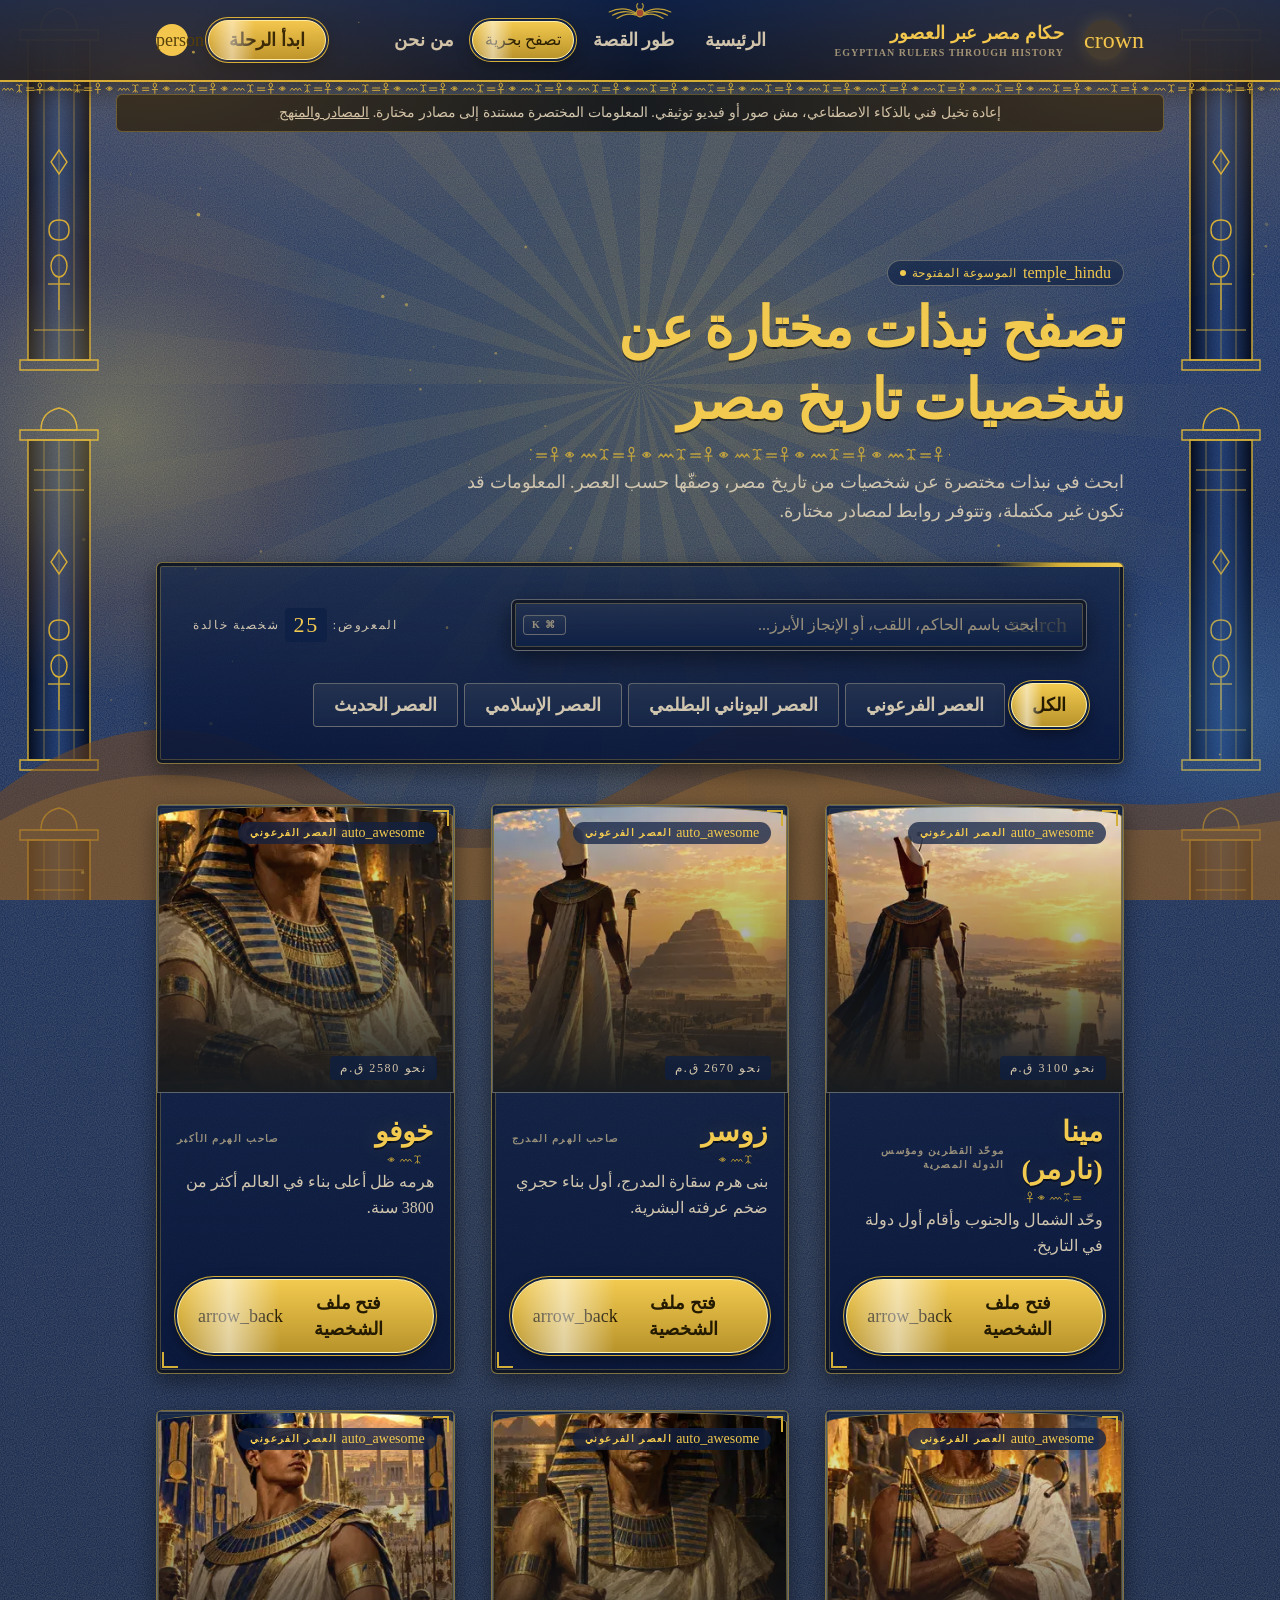
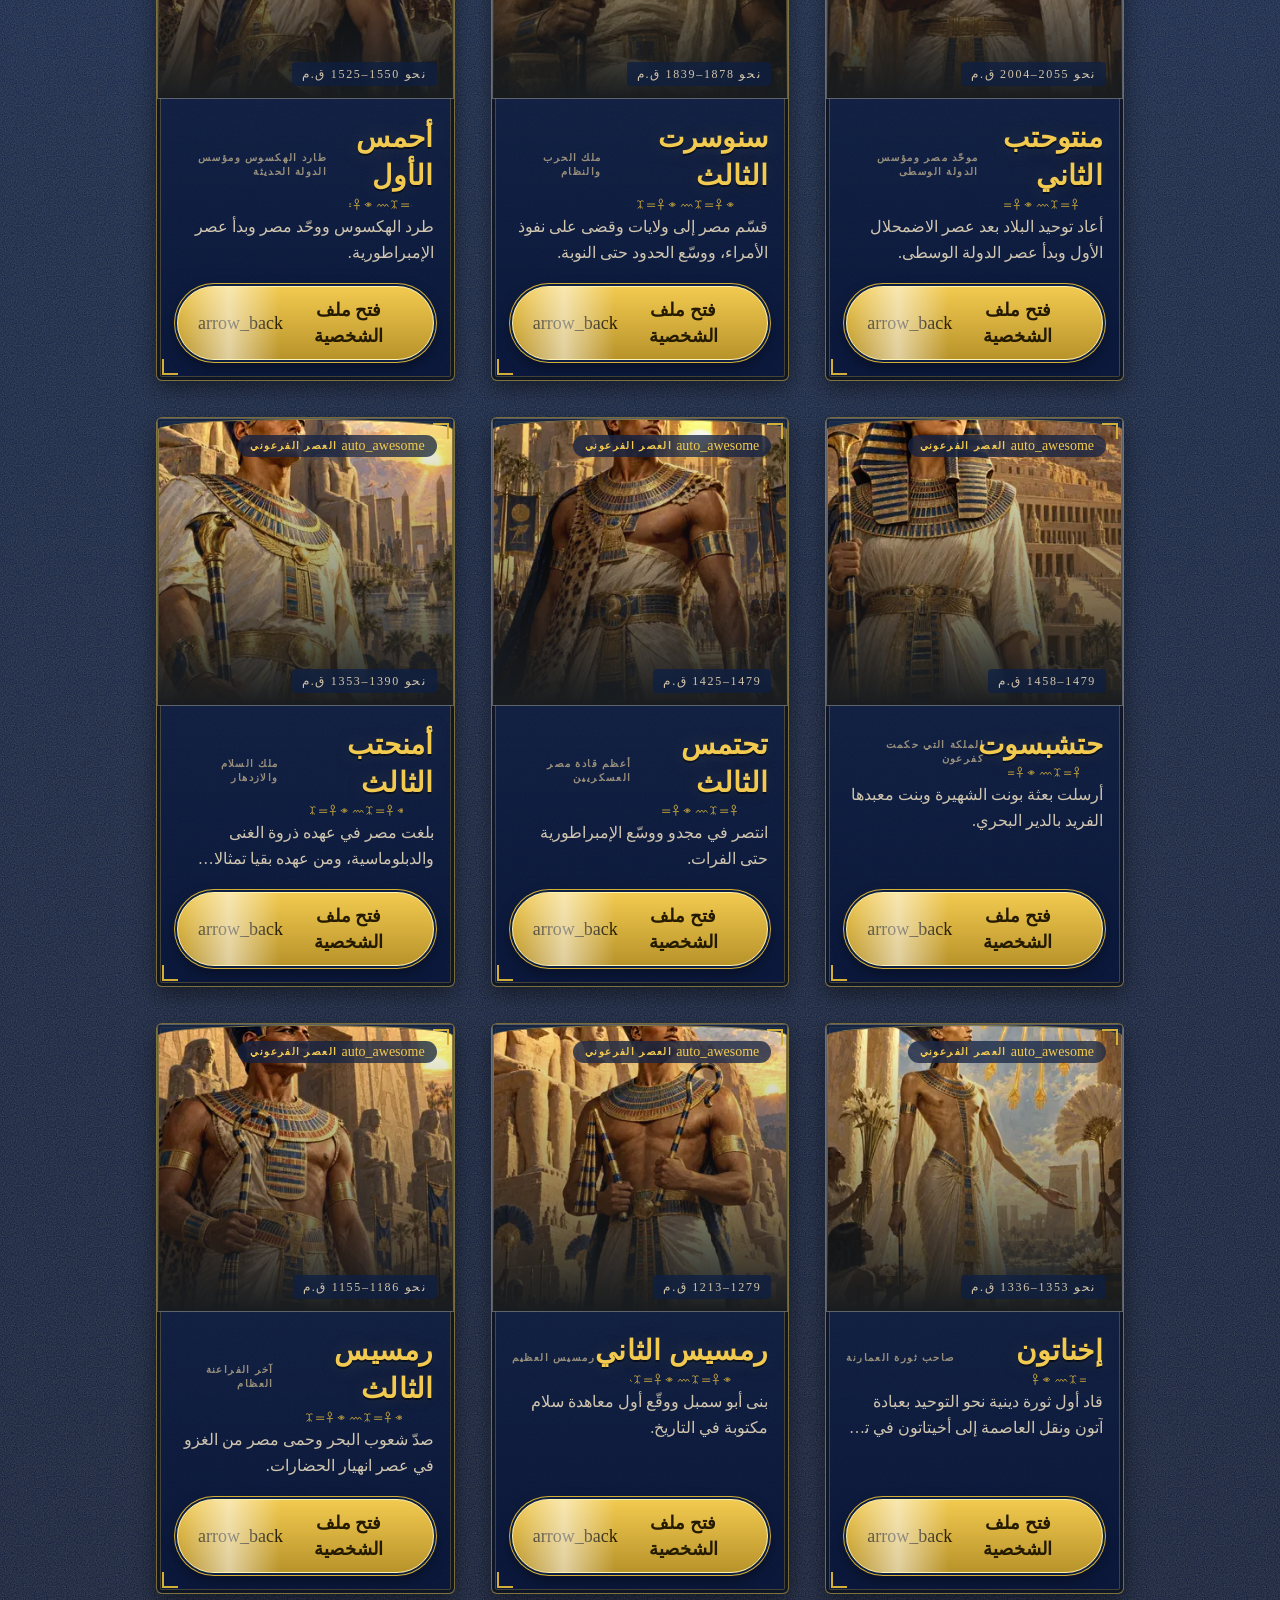
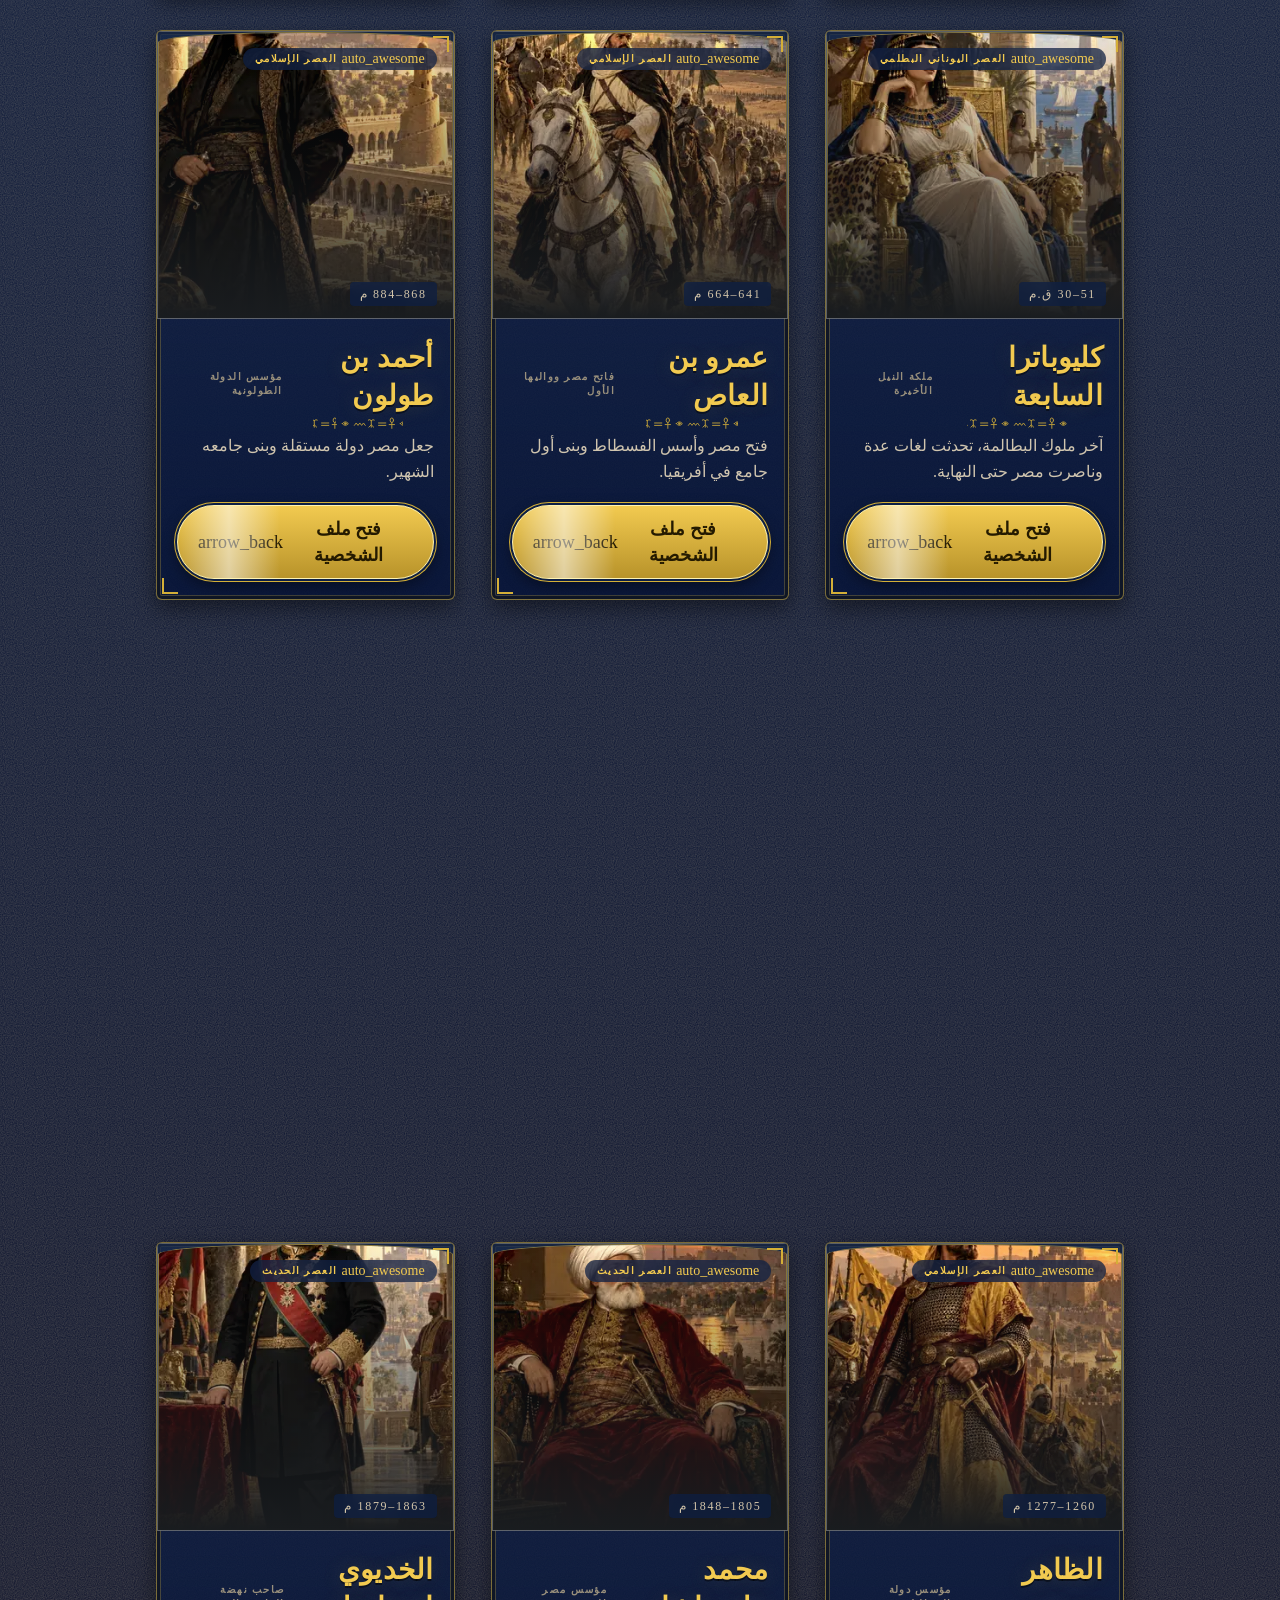
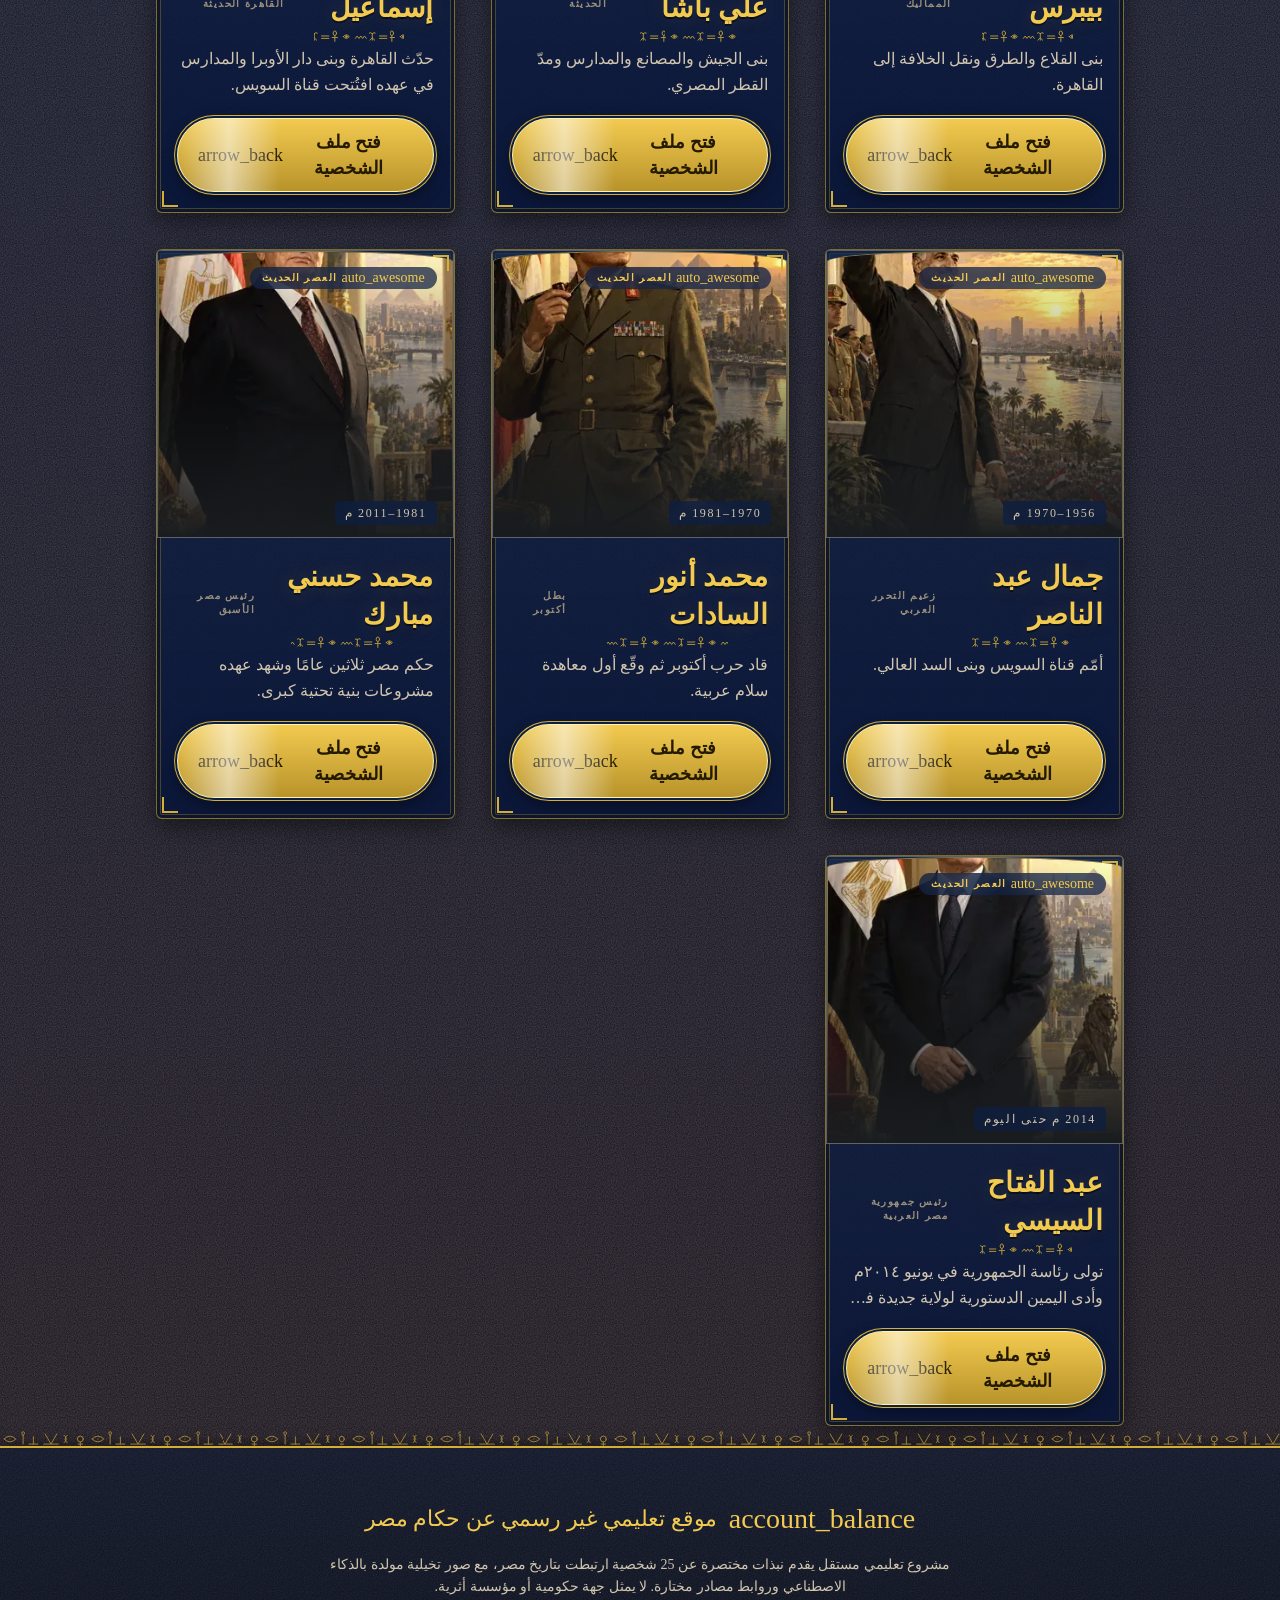
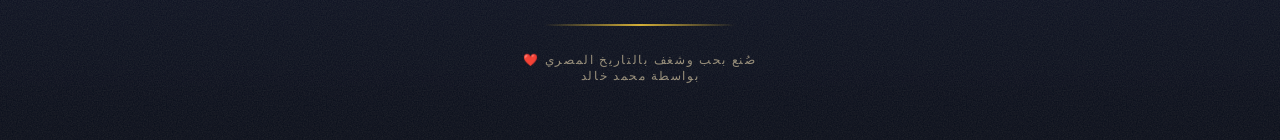
<file: free.html>
<!DOCTYPE html>

<html dir="rtl" lang="ar"><head><meta charset="utf-8"/><link rel="preconnect" href="https://fonts.googleapis.com"/><link rel="preconnect" href="https://fonts.gstatic.com" crossorigin/><meta http-equiv="Content-Security-Policy" content="default-src 'self'; script-src 'self' 'unsafe-inline' 'unsafe-eval'; style-src 'self' 'unsafe-inline' https://fonts.googleapis.com; font-src 'self' https://fonts.gstatic.com data:; img-src 'self' data: blob:; media-src 'self' blob:; connect-src 'self' https://api.groq.com https://egypt-chat-proxy.golqload.workers.dev; object-src 'none'; base-uri 'self'; form-action 'self'"/><meta name="referrer" content="strict-origin-when-cross-origin"/><title>تصفح الحكام بحرية | حكام مصر عبر العصور</title><meta name="description" content="تصفح حكام مصر عبر العصور واختر الحاكم الذي تريد التعرف عليه."/><link rel="icon" href="data:image/svg+xml,%3Csvg xmlns=%27http://www.w3.org/2000/svg%27 viewBox=%270 0 100 100%27%3E%3Ctext y=%27.9em%27 font-size=%2790%27%3E%F0%93%82%80%3C/text%3E%3C/svg%3E"/><meta content="width=device-width, initial-scale=1.0" name="viewport"/><meta content="web_standard" name="shell-type"/><link href="https://fonts.googleapis.com" rel="preconnect"/><link crossorigin="" href="https://fonts.gstatic.com" rel="preconnect"/><link href="https://fonts.googleapis.com/css2?family=Newsreader:wght@400;700&amp;family=Noto+Serif:wght@400;700&amp;family=Space+Grotesk:wght@400;700&amp;display=swap" rel="stylesheet"/><link href="https://fonts.googleapis.com/css2?family=Material+Symbols+Outlined:wght,FILL@100..700,0..1&amp;icon_names=account_balance,architecture,arrow_back,arrow_forward,arrow_left_alt,auto_awesome,auto_stories,award_star,chat_bubble,check_circle,chevron_left,chevron_right,close,closed_caption,crown,diamond,download,error,expand_less,expand_more,explore,flare,format_quote,forum,forward,fullscreen,fullscreen_exit,help,history,history_edu,home,hub,info,keyboard_double_arrow_left,lightbulb,local_fire_department,location_city,location_on,lock,mail,map,menu_book,mic,mic_off,more_horiz,motion_photos_auto,movie,movie_edit,movie_filter,my_location,pause,person,play_arrow,play_circle,psychology,raven,refresh,replay,search,send,settings_ethernet,shield,shield_with_heart,skip_next,skip_previous,smart_toy,south_east,stars,swipe_left,temple_buddhist,temple_hindu,timelapse,timeline,travel_explore,verified,videocam,videocam_off,volume_down,volume_off,volume_up,workspace_premium&amp;display=swap" rel="stylesheet"/>
<style>@layer base{html,body{margin:0;padding:0;}body{overscroll-behavior:auto;}main>:first-child{margin-top:0!important;}main>:last-child{margin-bottom:0!important;}}::-webkit-scrollbar{display:none;}</style><style>@media(max-width:640px){body{overflow-x:clip}header,nav{max-width:100%;flex-wrap:wrap}main{padding-left:12px!important;padding-right:12px!important}.max-w-\[1280px\],.max-w-\[1200px\],.max-w-\[1100px\]{width:100%;max-width:100%}.grid{grid-template-columns:minmax(0,1fr)!important}.flex{min-width:0}.text-5xl{font-size:2rem!important}.text-6xl{font-size:2.25rem!important}img,video{max-width:100%;height:auto}.overflow-x-auto{max-width:100vw}.container{padding-left:12px;padding-right:12px}button,a{max-width:100%;overflow-wrap:anywhere}}</style>
<style id="mobile-overflow-fix">
html,body{max-width:100%;overflow-x:clip}
body{min-width:0;overflow-x:clip}
*,*::before,*::after{box-sizing:border-box;min-width:0}
header{max-width:100vw;overflow-x:clip}
header nav{min-width:0;max-width:100%;flex-wrap:wrap;gap:.4rem!important}
header nav a{white-space:nowrap}
img,video,svg,canvas{max-width:100%}
@media(max-width:640px){body{overflow-x:clip!important}main{width:100%;max-width:100vw!important;overflow-x:clip}main section,main div{max-width:100%}header>div{width:100%;max-width:100vw;min-width:0;flex-wrap:wrap;gap:.35rem}header nav{justify-content:center}header nav a{font-size:11px!important;padding:.25rem .4rem!important}.text-6xl{font-size:2rem!important;line-height:1.2!important}.text-5xl{font-size:1.8rem!important;line-height:1.25!important}.grid{grid-template-columns:minmax(0,1fr)!important}.max-w-\[1280px\],.max-w-\[1200px\],.max-w-\[1100px\]{width:100%;max-width:100%}.flex{min-width:0;flex-wrap:wrap}img,video{max-width:100%;height:auto}button,a{max-width:100%;overflow-wrap:anywhere}}
@media(max-width:375px){header nav a{font-size:10px!important;padding:.2rem!important}main{padding-left:8px!important;padding-right:8px!important}.text-4xl{font-size:1.6rem!important}.text-3xl{font-size:1.4rem!important}}
</style>

<style id="mobile-navigation-fix">
@media(max-width:640px){
 body{padding-top:112px!important;overflow-x:clip!important}
 header.fixed{position:fixed!important;left:0;right:0;height:68px!important;overflow:visible!important;z-index:100!important}
 header.fixed>div{height:68px!important;min-height:68px!important;padding:6px 12px!important;gap:8px!important;flex-wrap:nowrap!important}
 header.fixed>div>:first-child{flex:1 1 auto;min-width:0!important;gap:8px!important}
 header.fixed>div>:first-child span.uppercase{display:none!important}
 header.fixed nav{display:flex!important;position:absolute!important;top:68px!important;left:0!important;right:0!important;width:100%!important;height:44px!important;max-width:100vw!important;overflow-x:auto!important;overflow-y:hidden!important;flex-wrap:nowrap!important;justify-content:flex-start!important;gap:4px!important;padding:2px 8px!important;background:rgba(17,20,23,.98)!important;z-index:100!important;scrollbar-width:none}
 header.fixed nav a{display:flex!important;align-items:center!important;justify-content:center!important;flex:0 0 auto!important;min-height:40px!important;max-width:none!important;white-space:nowrap!important;overflow-wrap:normal!important;font-size:13px!important;padding:6px 12px!important}
 main.pt-20{padding-top:0!important}
 .h-\[780px\]{height:calc(100dvh - 150px)!important}
 footer{padding-bottom:88px!important}
}
</style>

<link href="https://fonts.googleapis.com/css2?family=Amiri:wght@400;700&amp;family=Reem+Kufi:wght@500;700&amp;display=swap" rel="stylesheet"/><link rel="stylesheet" href="css/pharaonic.css"/><style>h1,h2,h3,.font-headline-sm,.font-headline-md,.font-headline-lg,.font-display-hero,.font-display-hero-mobile,.font-headline-lg-mobile,.font-title-lg{font-family:"Reem Kufi","Noto Serif",serif!important}.font-body-md,.font-body-lg,.font-body-sm,p{font-family:"Amiri","Newsreader",serif}</style><link rel="stylesheet" href="css/tw-free.css"/></head><body class="bg-surface font-body-md text-on-surface antialiased selection:bg-primary-container selection:text-on-primary-container"><header class="fixed top-0 w-full z-50 bg-surface/85 backdrop-blur-xl shadow-[0_4px_30px_rgba(0,0,0,0.65)]"><div class="h-20 max-w-[1280px] mx-auto px-margin-mobile md:px-margin flex items-center justify-between gap-gutter"><div class="flex items-center gap-space-md"><div class="w-10 h-10 rounded-full bg-surface-container-high flex items-center justify-center text-primary shadow-[0_0_16px_rgba(212,175,55,0.2)]"><span class="material-symbols-outlined text-[24px]">crown</span></div><div class="flex flex-col"><span class="font-title-lg text-title-lg text-primary tracking-wide">حكام مصر عبر العصور</span><span class="font-label-sm text-label-sm text-outline tracking-widest uppercase">Egyptian Rulers Through History</span></div></div><nav class="hidden lg:flex items-center gap-space-lg"><a class="font-title-lg text-title-lg text-on-surface-variant hover:text-primary transition-colors py-space-xs px-space-sm" href="index.html">الرئيسية</a><a class="font-title-lg text-title-lg text-on-surface-variant hover:text-primary transition-colors py-space-xs px-space-sm" href="story.html">طور القصة</a><a aria-current="page" class="transition-colors py-space-xs px-space-sm bg-primary-container text-on-primary-container font-headline-sm rounded-lg" href="free.html">تصفح بحرية</a><a class="font-title-lg text-title-lg text-on-surface-variant hover:text-primary transition-colors py-space-xs px-space-sm" href="about.html">من نحن</a></nav><div class="flex items-center gap-space-md"><a class="hidden sm:inline-flex items-center justify-center px-space-md py-space-xs bg-primary text-on-primary font-title-lg text-title-lg rounded shadow-[0_0_24px_rgba(212,175,55,0.35)] hover:bg-primary-fixed hover:text-on-primary-fixed transition-all" href="story.html">ابدأ الرحلة</a><div class="w-8 h-8 rounded-full bg-primary flex items-center justify-center"><span class="material-symbols-outlined text-on-primary text-[18px]">person</span></div></div></div></header><div class="mx-auto my-3 max-w-[1280px] px-4"><p class="rounded-md border border-primary/30 bg-surface-container-low px-3 py-2 text-center text-sm text-on-surface-variant">إعادة تخيل فني بالذكاء الاصطناعي، مش صور أو فيديو توثيقي. المعلومات المختصرة مستندة إلى مصادر مختارة. <a href="about.html#sources" class="underline">المصادر والمنهج</a></p></div>
<main class="w-full pt-20 bg-surface"><div class="flex flex-col w-full">
<div class="relative w-full max-w-[1280px] mx-auto px-margin-mobile md:px-margin pt-space-lg pb-space-md">
<div class="absolute top-0 right-1/4 w-96 h-96 bg-primary/5 rounded-full blur-3xl pointer-events-none -z-10"></div>
<div class="absolute top-10 left-1/4 w-80 h-80 bg-secondary-container/20 rounded-full blur-3xl pointer-events-none -z-10"></div>
<div class="flex flex-col items-start gap-space-xs text-right max-w-3xl">
<div class="inline-flex items-center gap-space-xs px-space-sm py-1 bg-surface-container-high rounded-full shadow-sm text-primary">
<span class="material-symbols-outlined text-[16px]">temple_hindu</span>
<span class="font-label-md text-label-md tracking-wider">الموسوعة المفتوحة</span>
<span class="w-1.5 h-1.5 rounded-full bg-primary animate-pulse"></span>
</div>
<h1 class="font-display-hero text-display-hero text-primary tracking-tight">
        تصفح نبذات مختارة عن شخصيات تاريخ مصر
      </h1>
<p class="font-body-lg text-body-lg text-on-surface-variant max-w-2xl leading-relaxed">
        ابحث في نبذات مختصرة عن شخصيات من تاريخ مصر، وصفّها حسب العصر. المعلومات قد تكون غير مكتملة، وتتوفر روابط لمصادر مختارة.
      </p>
</div>
<div class="mt-space-lg bg-surface-container-low rounded-xl p-space-md md:p-space-lg shadow-xl relative overflow-hidden">
<div class="absolute top-0 right-0 w-32 h-1 bg-gradient-to-l from-primary via-primary-container to-transparent"></div>
<div class="flex flex-col lg:flex-row gap-space-md lg:items-center justify-between">
<div class="relative flex-1 max-w-xl">
<div class="absolute inset-y-0 right-0 flex items-center pr-space-md pointer-events-none text-primary">
<span class="material-symbols-outlined text-[22px]">search</span>
</div>
<input class="w-full bg-surface-container text-on-surface placeholder:text-outline font-body-md text-body-md pr-12 pl-space-md py-space-sm rounded-lg focus:outline-none focus:bg-surface-container-high transition-all" id="rulerSearch" placeholder="ابحث باسم الحاكم، اللقب، أو الإنجاز الأبرز..." type="text"/>
<div class="absolute inset-y-0 left-0 flex items-center pl-space-sm">
<span class="font-label-sm text-label-sm text-outline px-2 py-0.5 rounded bg-surface-container-highest">⌘ K</span>
</div>
</div>
<div class="flex items-center gap-space-xs text-on-surface-variant self-end lg:self-center font-label-md text-label-md">
<span>المعروض:</span>
<span class="font-headline-sm text-headline-sm text-primary px-2 py-0.5 bg-surface-container rounded" id="visibleCount">0</span>
<span>شخصية خالدة</span>
</div>
</div>
<div class="mt-space-md pt-space-sm flex flex-wrap gap-space-xs items-center" id="eraFilters"></div>
</div>
</div>
<div class="w-full max-w-[1280px] mx-auto px-margin-mobile md:px-margin py-space-md">
<div class="grid grid-cols-1 md:grid-cols-2 lg:grid-cols-3 gap-space-lg" id="rulersGrid"></div>
<div class="hidden flex-col items-center justify-center text-center py-space-xl gap-space-sm" id="noResults">
<div class="w-16 h-16 rounded-full bg-surface-container-high flex items-center justify-center text-outline">
<span class="material-symbols-outlined text-[36px]">travel_explore</span>
</div>
<h3 class="font-headline-sm text-headline-sm text-primary">لم نجد حاكماً يطابق هذا البحث</h3>
<p class="font-body-md text-body-md text-on-surface-variant max-w-md">يرجى التأكد من كتابة الاسم أو تجربة تصفية عصر تاريخي آخر من الأزرار العلوية.</p>
</div>
</div>
</div></main><footer class="w-full bg-surface-container-lowest py-space-xl shadow-[0_-1px_12px_rgba(0,0,0,0.5)]"><div class="max-w-[1280px] mx-auto px-margin-mobile md:px-margin flex flex-col items-center justify-center text-center gap-space-md"><div class="flex items-center gap-space-sm text-primary"><span class="material-symbols-outlined text-[28px]">account_balance</span><span class="font-headline-sm text-headline-sm text-primary">موقع تعليمي غير رسمي عن حكام مصر</span></div><p class="max-w-2xl font-body-sm text-body-sm text-on-surface-variant">مشروع تعليمي مستقل يقدم نبذات مختصرة عن 25 شخصية ارتبطت بتاريخ مصر، مع صور تخيلية مولدة بالذكاء الاصطناعي وروابط مصادر مختارة. لا يمثل جهة حكومية أو مؤسسة أثرية.</p><div class="w-48 h-0.5 bg-gradient-to-r from-transparent via-primary-container to-transparent my-space-xs"></div><div class="font-label-md text-label-md text-outline">صُنع بحب وشغف بالتاريخ المصري ❤️<br>بواسطة محمد خالد</div></div></footer><script src="js/config.js"></script><script src="js/data.js"></script><script>
(function initRulersGallery() {
  const grid = document.getElementById('rulersGrid');
  const eraWrap = document.getElementById('eraFilters');
  const searchInput = document.getElementById('rulerSearch');
  const visibleCount = document.getElementById('visibleCount');
  const noResults = document.getElementById('noResults');
  const FALLBACK = 'portraits/01-mina.jpg';

  let currentEra = 'all';
  let searchQuery = '';

  const esc = (s) => String(s ?? '').replace(/[&<>"']/g, (c) => ({ '&': '&amp;', '<': '&lt;', '>': '&gt;', '"': '&quot;', "'": '&#39;' }[c]));

  function cardHTML(r) {
    return `
<article class="ruler-card group relative flex flex-col bg-surface-container-low rounded-xl overflow-hidden shadow-lg transition-transform duration-300 hover:-translate-y-1" data-era="${esc(r.era)}">
<div class="relative w-full h-72 overflow-hidden bg-surface-container-highest">
<img loading="lazy" class="w-full h-full object-cover transition-transform duration-700 group-hover:scale-105" src="${esc(r.portrait)}" onerror="this.src='portraits/01-mina.jpg'" alt="${esc(r.name)}"/>
<div class="absolute inset-0 bg-gradient-to-t from-surface-container-low via-surface-container-low/40 to-transparent"></div>
<div class="absolute top-4 right-4 bg-surface-container-lowest/80 backdrop-blur-md px-3 py-1 rounded-full text-primary font-label-sm text-label-sm flex items-center gap-1">
<span class="material-symbols-outlined text-[14px]">auto_awesome</span>
<span>${esc(r.eraLabel)}</span>
</div>
<div class="absolute bottom-3 right-4 left-4 flex justify-between items-end">
<span class="font-label-md text-label-md text-tertiary-fixed-dim bg-surface-container-lowest/70 backdrop-blur-sm px-2.5 py-1 rounded">${esc(r.years)}</span>
</div>
</div>
<div class="p-space-md flex flex-col flex-grow justify-between gap-space-sm">
<div>
<div class="flex items-center justify-between mb-1">
<h2 class="font-headline-md text-headline-md text-primary">${esc(r.name)}</h2>
<span class="font-label-sm text-label-sm text-outline">${esc(r.title)}</span>
</div>
<p class="font-body-md text-body-md text-on-surface-variant leading-relaxed line-clamp-2">
              ${esc(r.fact)}
            </p>
</div>
<button class="open-modal-btn w-full mt-2 py-2.5 px-space-md rounded bg-surface-container-high hover:bg-primary text-on-surface hover:text-on-primary font-title-lg text-title-lg transition-colors flex items-center justify-center gap-2" onclick="location.href='ruler.html?id=${encodeURIComponent(r.id)}'">
<span>فتح ملف الشخصية</span>
<span class="material-symbols-outlined text-[18px]">arrow_back</span>
</button>
</div>
</article>`;
  }

  function renderGrid() {
    grid.innerHTML = RULERS.map(cardHTML).join('');
  }

  function renderEraChips() {
    const eras = [{ key: 'all', label: 'الكل' }].concat(ERAS.map((e) => ({ key: e.key, label: e.label })));
    eraWrap.innerHTML = eras.map((e) => {
      const active = e.key === currentEra;
      const cls = active
        ? 'bg-primary text-on-primary shadow-[0_0_18px_rgba(242,202,80,0.3)]'
        : 'bg-surface-container hover:bg-surface-container-high text-on-surface-variant hover:text-primary';
      return `<button class="era-btn px-space-md py-2 rounded font-title-lg text-title-lg transition-all duration-200 ${cls}" data-era="${esc(e.key)}">${esc(e.label)}</button>`;
    }).join('');
    eraWrap.querySelectorAll('.era-btn').forEach((btn) => {
      btn.addEventListener('click', () => {
        currentEra = btn.getAttribute('data-era');
        renderEraChips();
        filterCards();
      });
    });
  }

  function filterCards() {
    const q = searchQuery.toLowerCase();
    let count = 0;
    grid.querySelectorAll('.ruler-card').forEach((card) => {
      const r = RULERS.find((x) => String(x.id) === card.querySelector('button').getAttribute('onclick').match(/id=([^']*)/)[1]);
      const eraMatch = currentEra === 'all' || card.getAttribute('data-era') === currentEra;
      const hay = r ? [r.name, r.title, r.capital].join(' ').toLowerCase() : '';
      const searchMatch = !q || hay.includes(q);
      const show = eraMatch && searchMatch;
      card.classList.toggle('hidden', !show);
      if (show) count++;
    });
    visibleCount.textContent = count;
    noResults.classList.toggle('hidden', count !== 0);
    noResults.classList.toggle('flex', count === 0);
  }

  searchInput.addEventListener('input', (e) => {
    searchQuery = e.target.value.trim();
    filterCards();
  });

  window.addEventListener('keydown', (e) => {
    if ((e.metaKey || e.ctrlKey) && e.key === 'k') {
      e.preventDefault();
      searchInput.focus();
    }
  });

  renderGrid();
  renderEraChips();
  filterCards();
})();
</script><script src="js/pharaonic.js" defer></script></body></html>
</file>
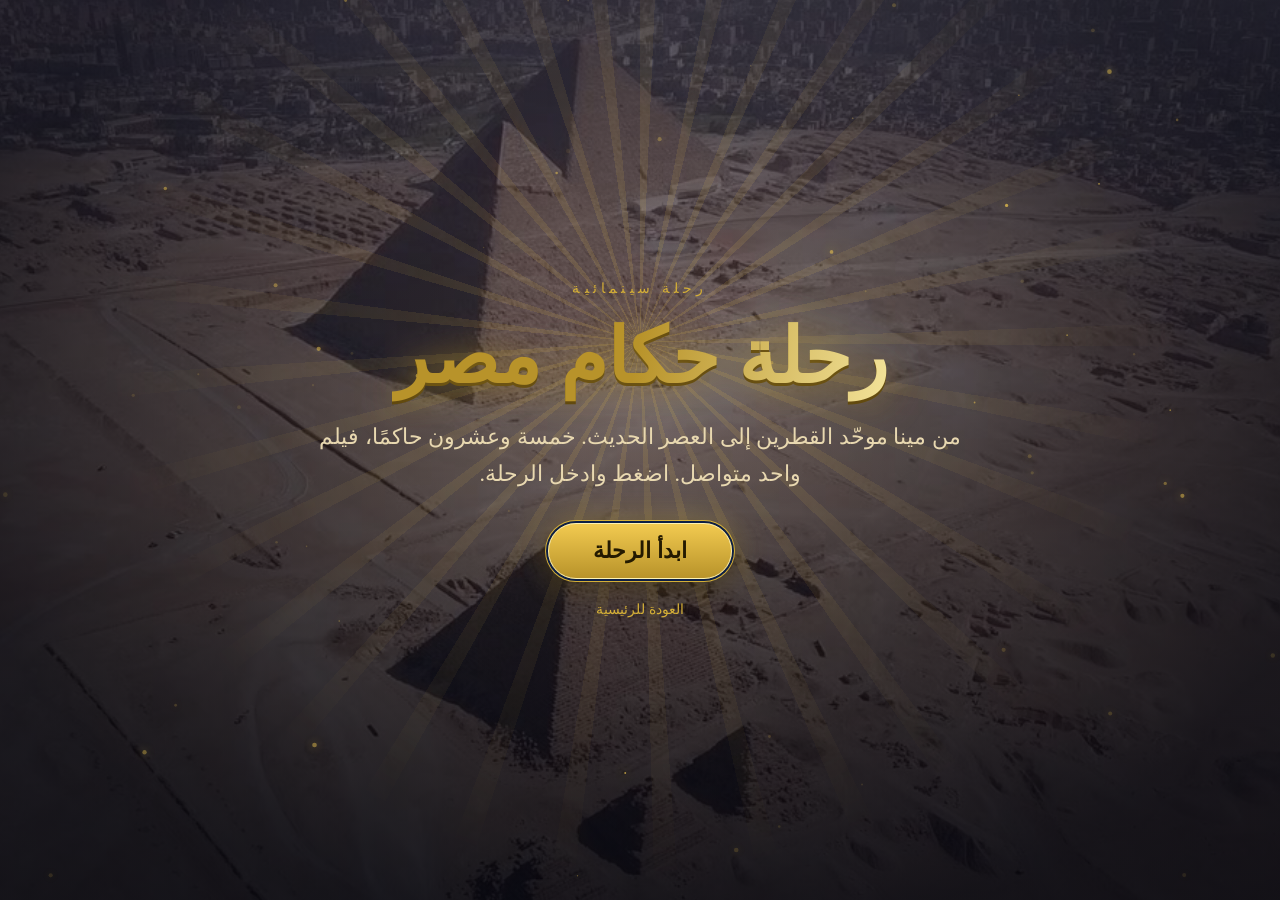
<file: journey.html>
<!DOCTYPE html>
<html dir="rtl" lang="ar"><head><meta charset="utf-8"/>
<meta http-equiv="Content-Security-Policy" content="default-src 'self'; script-src 'self' 'unsafe-inline'; style-src 'self' 'unsafe-inline' https://fonts.googleapis.com; font-src 'self' https://fonts.gstatic.com data:; img-src 'self' data: blob:; media-src 'self' blob:; connect-src 'self'; object-src 'none'; base-uri 'self'; form-action 'self'"/>
<meta name="viewport" content="width=device-width, initial-scale=1, viewport-fit=cover"/>
<meta name="theme-color" content="#050914"/>
<title>الرحلة | حكام مصر عبر العصور</title>
<meta name="description" content="رحلة سينمائية متواصلة عبر حكام مصر من مينا إلى العصر الحديث."/>
<link rel="icon" href="data:image/svg+xml,%3Csvg xmlns=%27http://www.w3.org/2000/svg%27 viewBox=%270 0 100 100%27%3E%3Ctext y=%27.9em%27 font-size=%2790%27%3E%F0%93%82%80%3C/text%3E%3C/svg%3E"/>
<link rel="preconnect" href="https://fonts.googleapis.com"/><link rel="preconnect" href="https://fonts.gstatic.com" crossorigin/>
<link href="https://fonts.googleapis.com/css2?family=Amiri:wght@400;700&amp;family=Reem+Kufi:wght@500;700&amp;display=swap" rel="stylesheet"/>
<link rel="stylesheet" href="css/gate.css"/><link rel="stylesheet" href="css/facts.css"/>
<style>
*{box-sizing:border-box;margin:0;padding:0;-webkit-tap-highlight-color:transparent}
html,body{height:100%;background:#03060f;color:#e8d8b0;font-family:'Amiri',serif;overflow:hidden;overscroll-behavior:none}
#jr{position:fixed;inset:0;height:100vh;height:100dvh;background:#03060f;overflow:hidden}
.bgp{position:absolute;inset:-6%;background:center/cover no-repeat;filter:blur(28px) brightness(.45) saturate(1.2);transform:scale(1.05);transition:opacity .8s}
video.v{position:absolute;inset:0;width:100%;height:100%;object-fit:cover;background:#03060f;opacity:0;transition:opacity .5s}
video.v.cur{opacity:1}
@media (min-aspect-ratio:1/1){video.v{left:50%;right:auto;top:0;bottom:0;width:min(100vw,calc(100vh*9/16));width:min(100vw,calc(100dvh*9/16));transform:translateX(-50%);box-shadow:0 0 0 2px rgba(212,175,55,.5),0 0 80px rgba(0,0,0,.8)}}
.bar{position:absolute;left:0;right:0;pointer-events:none;z-index:3;display:flex;align-items:center;justify-content:space-between;padding:0 18px}
.bar.t{justify-content:flex-start;gap:14px;align-items:center;top:0;height:calc(64px + env(safe-area-inset-top));padding-top:env(safe-area-inset-top);background:linear-gradient(180deg,rgba(3,6,15,.92),rgba(3,6,15,0))}
.bar.t>div:first-child{min-width:0}
.ct{white-space:nowrap;flex:none}
.bar.b{bottom:0;height:calc(90px + env(safe-area-inset-bottom));background:linear-gradient(0deg,rgba(3,6,15,.94),rgba(3,6,15,0))}
.nm{font:700 clamp(17px,4.8vw,22px)/1.2 'Amiri',serif;color:#f2ca50;text-shadow:0 2px 10px #000;white-space:nowrap;overflow:hidden;text-overflow:ellipsis}
.era{font:500 12px/1 'Reem Kufi',serif;letter-spacing:.14em;color:#d4af37;margin-top:4px}
.ct{direction:ltr;font:500 13px/1 'Reem Kufi',serif;color:#e8d8b0;opacity:.85}
#prog{position:absolute;left:0;right:0;bottom:calc(env(safe-area-inset-bottom));height:3px;background:rgba(212,175,55,.18);z-index:4}
#prog i{display:block;height:100%;width:0;background:linear-gradient(90deg,#8a6d1a,#f2ca50);box-shadow:0 0 10px #f2ca50;float:right}
#ctl{direction:ltr;position:absolute;left:0;right:0;bottom:calc(22px + env(safe-area-inset-bottom));z-index:6;display:flex;justify-content:center;gap:18px;transition:opacity .5s}
.ib{width:52px;height:52px;border-radius:50%;border:1.5px solid #d4af37;background:rgba(5,9,20,.55);color:#f2ca50;display:grid;place-items:center;cursor:pointer;box-shadow:0 0 14px rgba(212,175,55,.25)}
.ib svg{width:22px;height:22px;fill:currentColor}
.ib:active{background:rgba(212,175,55,.3)}
#top{position:absolute;top:calc(12px + env(safe-area-inset-top));left:14px;z-index:6;transition:opacity .5s}
#top .ib{width:42px;height:42px}
.hide #ctl,.hide #top{opacity:0;pointer-events:none}
.hide .bar.t .nm,.hide .bar.t .era{opacity:1}
#entry,#end{position:absolute;inset:0;z-index:8;display:flex;flex-direction:column;align-items:center;justify-content:center;text-align:center;padding:24px;background:#03060f;overflow:hidden;transition:opacity 1s}
#entry>*,#end>*{position:relative;z-index:2}
.kb{position:absolute!important;inset:-8%;z-index:0!important;background:url(pyramids-poster.jpg) center/cover;animation:kbz 26s ease-in-out infinite alternate;filter:saturate(1.2) brightness(1.05)}
@keyframes kbz{from{transform:scale(1.02) translate(0,0)}to{transform:scale(1.22) translate(-3%,2%)}}
.shade{position:absolute!important;inset:0;z-index:1!important;background:radial-gradient(ellipse at 50% 45%,rgba(3,6,15,.05),rgba(3,6,15,.7) 78%),linear-gradient(180deg,rgba(13,31,69,.3),rgba(3,6,15,.7))}
.rays{position:absolute!important;left:50%;top:38%;width:150vmax;height:150vmax;margin:-75vmax 0 0 -75vmax;z-index:1!important;opacity:.28;background:repeating-conic-gradient(from 0deg,rgba(242,202,80,.55) 0 2.5deg,transparent 2.5deg 11deg);-webkit-mask-image:radial-gradient(circle,#000 0,transparent 40%);mask-image:radial-gradient(circle,#000 0,transparent 40%);animation:spin 70s linear infinite}
@keyframes spin{to{transform:rotate(360deg)}}
#dust{position:absolute!important;inset:0;width:100%;height:100%;z-index:1!important;pointer-events:none}
.ttl{background:linear-gradient(100deg,#b8932a 20%,#fff3b0 45%,#f2ca50 55%,#b8932a 80%);background-size:250% 100%;-webkit-background-clip:text;background-clip:text;color:transparent!important;animation:sheen 5s linear infinite;filter:drop-shadow(0 0 22px rgba(242,202,80,.45)) drop-shadow(0 3px 0 #5a430b);text-shadow:none!important}
@keyframes sheen{to{background-position:-250% 0}}
#entry .eye,#entry .ttl,#entry .sub,#entry .go,#entry .lnk{opacity:0;animation-fill-mode:forwards}
#entry .eye{animation:rise 1.2s .3s forwards}#entry .ttl{animation:rise 1.6s .7s forwards,sheen 5s linear infinite}#entry .sub{animation:rise 1.4s 1.3s forwards}#entry .go{animation:rise 1.2s 2s forwards,pulse 2.2s 3.2s ease-in-out infinite}#entry .lnk{animation:rise 1s 2.6s forwards}
@keyframes rise{from{opacity:0;transform:translateY(26px) scale(.96)}to{opacity:1;transform:none}}
video.v.cur{animation:kbv 16s ease-out forwards}
@keyframes kbv{from{scale:1.08}to{scale:1}}
#entry.off,#end.off{opacity:0;pointer-events:none;visibility:hidden}
#entry::before,#end::before{content:"";position:absolute;inset:14px;border:2px solid #d4af37;box-shadow:inset 0 0 0 5px #050914,inset 0 0 0 6px rgba(212,175,55,.5);pointer-events:none}
.eye{font:500 14px/1 'Reem Kufi',serif;letter-spacing:.3em;color:#d4af37;margin-bottom:18px}
.ttl{font:700 clamp(38px,11vw,76px)/1.15 'Amiri',serif;color:#f2ca50;text-shadow:0 0 30px rgba(242,202,80,.5),0 3px 0 #5a430b}
.sub{max-width:30em;margin:16px 0 30px;font:400 clamp(16px,4.2vw,22px)/1.7 'Amiri',serif;color:#e8d8b0}
.go{font:700 22px/1 'Amiri',serif;color:#241a00;padding:16px 44px;border-radius:999px;border:1px solid #fff3b0;background:linear-gradient(180deg,#f2ca50,#b8932a);box-shadow:0 0 0 2px #0d1f45,0 0 0 3px #d4af37,0 8px 24px rgba(0,0,0,.5),0 0 34px rgba(242,202,80,.45);cursor:pointer;animation:pulse 2.2s ease-in-out infinite}
.lnk{margin-top:22px;font:500 14px 'Reem Kufi',serif;color:#d4af37;text-decoration:none;opacity:.8;background:none;border:0;cursor:pointer}
@keyframes pulse{50%{box-shadow:0 0 0 2px #0d1f45,0 0 0 3px #d4af37,0 8px 24px rgba(0,0,0,.5),0 0 54px rgba(242,202,80,.8)}}
#tap{position:absolute;inset:0;z-index:5}
#paused{position:absolute;inset:0;z-index:4;display:none;place-items:center;pointer-events:none}
#paused svg{width:84px;height:84px;fill:#f2ca50;filter:drop-shadow(0 0 16px #000);opacity:.9}
.isp #paused{display:grid}
@media (prefers-reduced-motion:reduce){.kb,.rays,.ttl,video.v.cur{animation:none!important}#entry .eye,#entry .ttl,#entry .sub,#entry .go,#entry .lnk{opacity:1;animation:none!important}.go{animation:none}.bgp,video.v,#entry,#end{transition:none}}
.side{position:absolute;top:50%;transform:translateY(-50%);z-index:2;display:none;width:min(380px,calc((100vw - min(100vw,calc(100dvh*9/16)))/2 - 40px));max-height:76vh;overflow-y:auto;scrollbar-width:thin;scrollbar-color:rgba(212,175,55,.4) transparent;padding:18px 20px;border:1px solid rgba(212,175,55,.45);border-radius:14px;background:rgba(5,9,20,.55);box-shadow:0 0 0 1px rgba(5,9,20,.8),0 10px 34px rgba(0,0,0,.45)}
.side.r{right:20px}.side.l{left:20px}
.side h3{font:700 17px/1.4 'Reem Kufi',serif;color:#f2ca50;margin-bottom:12px;padding-bottom:8px;border-bottom:1px solid rgba(212,175,55,.3);letter-spacing:.02em}
.side ol{list-style:none}
.side ol li{display:flex;gap:10px;align-items:flex-start;margin-bottom:10px;font:400 15px/1.65 'Amiri',serif;color:#e8d8b0}
.side ol li b{flex:none;display:grid;place-items:center;width:22px;height:22px;margin-top:2px;border-radius:50%;border:1px solid #d4af37;color:#f2ca50;font:700 12px/1 'Reem Kufi',serif}
.side ul{list-style:none}
.side ul li{margin-bottom:9px;font:700 15px/1.5 'Amiri',serif;color:#f0e2c0}
.side ul li small{display:block;font:400 12.5px/1.5 'Reem Kufi',serif;color:#d4af37;opacity:.9}
.side ul li.has{display:block;border:1px solid rgba(212,175,55,.45);border-radius:10px;background:linear-gradient(180deg,rgba(18,48,106,.4),rgba(8,14,32,.7));box-shadow:0 4px 16px rgba(0,0,0,.35);padding:10px;margin-bottom:12px}.side .mi{display:block;width:100%;height:auto;aspect-ratio:3/2;object-fit:cover;border-radius:8px;border:1px solid rgba(212,175,55,.5);margin-bottom:6px}.side .tx{min-width:0}.side .cr{display:block;margin-top:2px;font:400 10px/1.4 'Reem Kufi',serif;color:#b9a56a;opacity:.8;text-decoration:none;direction:ltr;text-align:right;overflow:hidden;text-overflow:ellipsis;white-space:nowrap}
.side{opacity:0}
.side.in{opacity:1;transition:opacity .8s .15s}
@media (min-width:1100px) and (min-aspect-ratio:1/1){.side{display:block}}
#chatBtn{position:absolute;left:50%;bottom:calc(88px + env(safe-area-inset-bottom));transform:translateX(-50%);z-index:6;font:700 17px/1 'Amiri',serif;color:#241a00;padding:11px 26px;border-radius:999px;border:1px solid #fff3b0;background:linear-gradient(180deg,#f2ca50,#b8932a);box-shadow:0 0 0 2px #0d1f45,0 0 0 3px #d4af37,0 6px 18px rgba(0,0,0,.5);cursor:pointer;white-space:nowrap;transition:opacity .5s}
.hide #chatBtn{opacity:0;pointer-events:none}
#chatov{position:absolute;inset:0;z-index:30;display:none;justify-content:center;background:rgba(3,6,15,.86);-webkit-backdrop-filter:blur(6px);backdrop-filter:blur(6px)}
#chatov.on{display:flex}
#chatov .box{position:relative;width:min(100%,560px);height:100%;background:#070d1a;box-shadow:0 0 0 2px rgba(212,175,55,.6),0 0 60px #000}
#chatov iframe{position:absolute;inset:0;width:100%;height:100%;border:0;background:#070d1a}
#chatov .ib{position:absolute;top:calc(10px + env(safe-area-inset-top));left:10px;z-index:2;width:42px;height:42px}
@media (min-width:700px){#chatov .box{height:min(100%,860px);margin:auto}}

#interv{position:absolute;inset:0;z-index:20;display:none;align-items:center;justify-content:center;background:radial-gradient(120% 100% at 50% 0%,#0d1f45 0%,#03060f 70%);overflow:hidden;cursor:pointer}
#interv.on{display:flex}
#interv .rays2{position:absolute;inset:-30%;background:repeating-conic-gradient(from 0deg,rgba(212,175,55,.05) 0 4deg,transparent 4deg 14deg);animation:spin 90s linear infinite}
#interv .wrap{position:relative;width:min(92vw,560px);max-height:100%;padding:calc(20px + env(safe-area-inset-top)) 4px calc(24px + env(safe-area-inset-bottom));text-align:center}
#interv .eye{font:500 13px/1 'Reem Kufi',serif;letter-spacing:.3em;color:#d4af37;margin-bottom:8px;opacity:0;animation:ivIn .4s .05s forwards}
#interv .ttl2{font:700 clamp(30px,8.5vw,52px)/1.2 'Amiri',serif;color:#f2ca50;text-shadow:0 0 26px rgba(242,202,80,.4),0 3px 0 #5a430b;opacity:0;animation:ivIn .45s .15s forwards}
#interv .era2{font:400 15px/1.6 'Reem Kufi',serif;color:#e8d8b0;opacity:0;margin:2px 0 14px;animation:ivIn .45s .3s forwards}
#ivAch{list-style:none;text-align:right;margin:0 0 14px}
#ivAch li{display:flex;gap:10px;align-items:flex-start;margin-bottom:8px;font:400 15.5px/1.6 'Amiri',serif;color:#e8d8b0;opacity:0;transform:translateY(10px);animation:ivIn .45s forwards}
#ivAch li b{flex:none;display:grid;place-items:center;width:22px;height:22px;margin-top:2px;border-radius:50%;border:1px solid #d4af37;color:#f2ca50;font:700 12px/1 'Reem Kufi',serif}
@keyframes ivIn{to{opacity:1;transform:none}}
#ivPh{display:flex;gap:10px;justify-content:center}
#ivPh .card{flex:1 1 0;min-width:0;border:1px solid rgba(212,175,55,.45);border-radius:12px;background:linear-gradient(180deg,rgba(18,48,106,.4),rgba(8,14,32,.7));box-shadow:0 6px 20px rgba(0,0,0,.4);padding:6px;text-align:right;opacity:0;transform:scale(.93);animation:ivIn .5s forwards}
#ivPh .card img{display:block;width:100%;height:auto;aspect-ratio:3/2;object-fit:cover;border-radius:8px;border:1px solid rgba(212,175,55,.5);background:#0a1228}
#ivPh .card .t{font:700 13.5px/1.45 'Amiri',serif;color:#f0e2c0;margin-top:4px}
#ivPh .card .l{font:400 11.5px/1.4 'Reem Kufi',serif;color:#d4af37;opacity:.9}
#ivPh .card .c{display:block;font:400 9px/1.3 'Reem Kufi',serif;color:#b9a56a;opacity:.8;direction:ltr;text-align:right;overflow:hidden;text-overflow:ellipsis;white-space:nowrap}
#ivProg{position:absolute;left:0;right:0;bottom:0;height:4px;background:rgba(212,175,55,.15)}
#ivProg i{display:block;height:100%;width:0;background:linear-gradient(90deg,#b8932a,#f2ca50);animation:ivBar 5s linear forwards}
@keyframes ivBar{to{width:100%}}
@media (prefers-reduced-motion:reduce){#interv .eye,#interv .ttl2,#interv .era2,#ivAch li,#ivPh .card{opacity:1;transform:none;animation:none}}
</style></head>
<body>
<div id="jr" class="hide">
 <div class="bgp" id="bgp"></div>
 <aside class="side r" id="sideR" aria-label="أهم الإنجازات"></aside>
 <aside class="side l" id="sideL" aria-label="أبرز الآثار"></aside>
 <video class="v cur" id="vA" playsinline preload="auto"></video>
 <video class="v" id="vB" playsinline preload="none"></video>
 <div class="bar t"><div><div class="nm" id="nm"></div><div class="era" id="era"></div></div><div class="ct" id="ct"></div></div>
 <div class="bar b"></div>
 <div id="prog"><i id="pf"></i></div>
 <div id="tap"></div>
 <div id="paused"><svg viewBox="0 0 24 24"><path d="M8 5v14l11-7z"/></svg></div>
 <div id="top"><button class="ib" id="bExit" aria-label="خروج"><svg viewBox="0 0 24 24"><path d="M19 6.4 17.6 5 12 10.6 6.4 5 5 6.4 10.6 12 5 17.6 6.4 19 12 13.4 17.6 19 19 17.6 13.4 12z"/></svg></button></div>
 <button id="factBtn">الإنجازات والآثار</button>
 <button id="chatBtn">كلّم الملك</button>
 <div id="factov"><button class="ib" id="factX" aria-label="إغلاق"><svg viewBox="0 0 24 24" width="22" height="22" fill="currentColor"><path d="M19 6.4 17.6 5 12 10.6 6.4 5 5 6.4 10.6 12 5 17.6 6.4 19 12 13.4 17.6 19 19 17.6 13.4 12z"/></svg></button><div class="box"><h2 class="rf-title" id="factT"></h2><div id="factB"></div></div></div>
 <div id="chatov"><div class="box"><button class="ib" id="chatX" aria-label="إغلاق"><svg viewBox="0 0 24 24"><path d="M19 6.4 17.6 5 12 10.6 6.4 5 5 6.4 10.6 12 5 17.6 6.4 19 12 13.4 17.6 19 19 17.6 13.4 12z"/></svg></button><iframe id="chatf" title="محادثة مع الحاكم" allow="clipboard-write"></iframe></div></div>
 <div id="interv"><div class="rays2"></div><div class="wrap"><div class="eye">اكتمل الفصل</div><div class="ttl2" id="ivName"></div><div class="era2" id="ivEra"></div><ol id="ivAch"></ol><div id="ivPh"></div></div><div id="ivProg"><i></i></div></div>
 <div id="ctl">
  <button class="ib" id="bPrev" aria-label="السابق"><svg viewBox="0 0 24 24"><path d="M6 6h2v12H6zm3.5 6 8.5 6V6z"/></svg></button>
  <button class="ib" id="bPlay" aria-label="إيقاف مؤقت"><svg viewBox="0 0 24 24" id="icP"><path d="M6 5h4v14H6zm8 0h4v14h-4z"/></svg></button>
  <button class="ib" id="bMute" aria-label="الصوت"><svg viewBox="0 0 24 24" id="icM"><path d="M3 9v6h4l5 5V4L7 9zm13.5 3A4.5 4.5 0 0 0 14 8v8a4.5 4.5 0 0 0 2.5-4z"/></svg></button>
  <button class="ib" id="bNext" aria-label="التالي"><svg viewBox="0 0 24 24"><path d="M6 6h2v12H6zm3.5 6 8.5 6V6z" transform="matrix(-1 0 0 1 24 0)"/></svg></button>
 </div>
 <div id="entry"><div class="kb"></div><div class="shade"></div><div class="rays"></div><canvas id="dust"></canvas><div class="eye">رحلة سينمائية</div><div class="ttl">رحلة حكام مصر</div><p class="sub">من مينا موحّد القطرين إلى العصر الحديث. خمسة وعشرون حاكمًا، فيلم واحد متواصل. اضغط وادخل الرحلة.</p><button class="go" id="goBtn">ابدأ الرحلة</button><a class="lnk" href="index.html">العودة للرئيسية</a></div>
 <div id="end" class="off"><div class="kb"></div><div class="shade"></div><div class="eye">النهاية</div><div class="ttl">اكتملت الرحلة</div><p class="sub">مرّت أمامك مصر كلها، من فجر الدولة إلى اليوم.</p><button class="go" id="again">ابدأ من جديد</button><a class="lnk" href="index.html">العودة للرئيسية</a></div>
</div>
<script src="js/data.js"></script>
<script src="js/monument-imgs.js"></script><script src="js/gate.js"></script><script src="js/facts.js"></script>
<script>
(function(){
var R=(typeof RULERS!=='undefined'&&RULERS)||[],V='?v=2';
var jr=document.getElementById('jr'),vA=document.getElementById('vA'),vB=document.getElementById('vB'),cur=vA,nxt=vB;
var q=new URLSearchParams(location.search),idx=Math.max(0,R.findIndex(function(r){return r.id===q.get('r')}));
var started=false,idle=null,muted=false,busy=false,pre=-1;
function $(i){return document.getElementById(i)}
function src(i){return R[i].video+V}
function side(ach,art,r){
 var R2=$('sideR'),L2=$('sideL');
 var h='<h3>أهم الإنجازات</h3><ol>'+ach.slice(0,3).map(function(t,i){return '<li><b>'+(i+1)+'</b><span>'+t+'</span></li>'}).join('')+'</ol>';
 R2.innerHTML=h;
 var h2='<h3>أبرز الآثار والمعالم</h3><ul>'+art.slice(0,4).map(function(x,i){var mi=window.monImg&&window.monImg(r,(r.artifacts||[]).indexOf(x));return '<li'+(mi?' class="has"':'')+'>'+(mi?'<img class="mi" loading="lazy" decoding="async" width="640" height="426" alt="" src="'+mi.s+'">':'')+'<div class="tx">'+x.title+(x.location?'<small>\u2316 '+x.location+'</small>':'')+(mi?'<a class="cr" target="_blank" rel="noopener" href="'+mi.u+'">\uD83D\uDCF7 '+mi.a+' \u00B7 '+mi.l+'</a>':'')+'</div></li>'}).join('')+'</ul>';
 L2.innerHTML=art.length?h2:'';
 [R2,L2].forEach(function(e){e.classList.remove('in');void e.offsetWidth;e.classList.add('in')});
}
function show(i){var r=R[i];side(r.achievements||[],(r.artifacts||[]).filter(Boolean),r);$('nm').textContent=r.name;$('era').textContent=(r.eraLabel||'')+(r.years?' \u2022 '+r.years:'');$('ct').textContent=(i+1)+' / '+R.length;$('bgp').style.backgroundImage='url('+(r.portrait||'')+')';
 try{var u=new URL(location.href);u.searchParams.set('r',r.id);history.replaceState({},'',u)}catch(e){}}
function wake(){jr.classList.remove('hide');clearTimeout(idle);if(started&&!cur.paused)idle=setTimeout(function(){jr.classList.add('hide')},3200)}
function setPlayIcon(){var p=cur.paused;$('icP').innerHTML=p?'<path d="M8 5v14l11-7z"/>':'<path d="M6 5h4v14H6zm8 0h4v14h-4z"/>';jr.classList.toggle('isp',p&&started&&!busy)}
function load(el,i,auto){el.src=src(i);el.preload=auto?'auto':'metadata';el.poster='';el.load()}
function play(){var p=cur.play();if(p&&p.catch)p.catch(function(){jr.classList.remove('hide');setPlayIcon()})}
function go(i,first){
 if(busy||i<0)return;
 if(i>=R.length){end();return}
 busy=true;var tgt=i;
 RulerGate.run({cap:R[i].capital,name:R[i].name,era:R[i].eraLabel,years:R[i].years,tag:'الفصل '+(i+1)+' من '+R.length},function(){
  idx=tgt;show(idx);
  if(pre===idx&&nxt.src&&nxt.readyState>=1){cur.pause();cur.classList.remove('cur');var t=cur;cur=nxt;nxt=t;cur.classList.add('cur');cur.muted=muted;}
  else{cur.pause();load(cur,idx,true);cur.muted=muted}
  nxt.removeAttribute('src');nxt.load();pre=-1;
  cur.currentTime=0;
 },function(){play();busy=false;setPlayIcon();wake()});
}
function end(){drone(.14,2);cur.pause();$('end').classList.remove('off');jr.classList.remove('hide');started=false}
function warm(){ if(idx+1<R.length&&pre!==idx+1){pre=idx+1;nxt.muted=true;load(nxt,idx+1,true)} }
[vA,vB].forEach(function(v){
 v.addEventListener('timeupdate',function(){if(v!==cur||!v.duration)return;$('pf').style.width=(v.currentTime/v.duration*100)+'%';if(v.currentTime/v.duration>.55)warm()});
 v.addEventListener('ended',function(){if(v!==cur)return;if(isMobileIV()&&idx+1<R.length)interv(idx,function(){go(idx+1)});else go(idx+1)});
 v.addEventListener('play',function(){if(v===cur)setPlayIcon()});
 v.addEventListener('pause',function(){if(v===cur)setPlayIcon()});
});
function start(){
 started=true;$('entry').classList.add('off');audioInit();if(AC&&AC.state==='suspended')AC.resume();
 var fs=document.documentElement.requestFullscreen||document.documentElement.webkitRequestFullscreen;try{if(fs){var p=fs.call(document.documentElement);if(p&&p.catch)p.catch(function(){})}}catch(e){}
 busy=false;
 // first clip: show the ruler gate, then play (the tap is the user gesture)
 cur.muted=false;
 busy=true;
 RulerGate.run({cap:R[idx].capital,name:R[idx].name,era:R[idx].eraLabel,years:R[idx].years,tag:'الفصل '+(idx+1)+' من '+R.length},function(){show(idx);load(cur,idx,true);cur.currentTime=0},function(){play();busy=false;setPlayIcon();wake()});
}
var chatOpen=false,wasPlaying=false;
$('chatBtn').addEventListener('click',function(e){e.stopPropagation();if(busy||!started||ivOn)return;wasPlaying=!cur.paused;cur.pause();chatOpen=true;drone(.02,.8);$('chatf').src='chat.html?id='+encodeURIComponent(R[idx].id)+'&embed=1';$('chatov').classList.add('on')});
$('factBtn').addEventListener('click',function(e){e.stopPropagation();if(busy||!started||ivOn)return;wasPlaying=!cur.paused;cur.pause();chatOpen=true;drone(.03,.8);$('factT').textContent=R[idx].name+' • '+(R[idx].capital||'').replace(/ \(.*\)/,'');RulerFacts.render($('factB'),R[idx]);$('factov').scrollTop=0;$('factov').classList.add('on')});
$('factX').addEventListener('click',function(){$('factov').classList.remove('on');chatOpen=false;drone(.045,1.5);if(wasPlaying)play();wake()});
$('chatX').addEventListener('click',function(){$('chatov').classList.remove('on');$('chatf').src='about:blank';chatOpen=false;drone(.045,1.5);if(wasPlaying)play();wake()});
$('goBtn').addEventListener('click',start);
$('again').addEventListener('click',function(){$('end').classList.add('off');idx=0;started=true;busy=false;go(0)});
$('bPlay').addEventListener('click',function(e){e.stopPropagation();if(ivOn)return;cur.paused?play():cur.pause();wake()});
$('bNext').addEventListener('click',function(e){e.stopPropagation();if(ivOn)return;go(idx+1);wake()});
$('bPrev').addEventListener('click',function(e){e.stopPropagation();if(ivOn)return;if(cur.currentTime>4){cur.currentTime=0}else go(Math.max(0,idx-1));wake()});
$('bMute').addEventListener('click',function(e){e.stopPropagation();muted=!muted;cur.muted=muted;sfxOn=!muted;if(master)master.gain.value=muted?0:1;$('icM').innerHTML=muted?'<path d="M16.5 12A4.5 4.5 0 0 0 14 8v2.2l2.5 2.5zM19 12a7 7 0 0 1-.9 3.4l1.5 1.5A9 9 0 0 0 21 12a9 9 0 0 0-7-8.8v2.1a7 7 0 0 1 5 6.7zM4.3 3 3 4.3 7.7 9H3v6h4l5 5v-6.7l4.2 4.2c-.7.5-1.4.9-2.2 1.1v2.1a9 9 0 0 0 3.6-1.7l2 2 1.3-1.3L4.3 3zM12 4 9.9 6.1 12 8.2z"/>':'<path d="M3 9v6h4l5 5V4L7 9zm13.5 3A4.5 4.5 0 0 0 14 8v8a4.5 4.5 0 0 0 2.5-4z"/>';wake()});
$('bExit').addEventListener('click',function(e){e.stopPropagation();try{if(document.fullscreenElement)document.exitFullscreen()}catch(x){}location.href='index.html'});
$('tap').addEventListener('click',function(){if(!started||ivOn)return;if(jr.classList.contains('hide')){wake()}else{cur.paused?play():cur.pause();wake()}});
document.addEventListener('mousemove',function(){if(started)wake()});
document.addEventListener('keydown',function(e){if(!started||chatOpen||ivOn)return;if(e.key===' '){e.preventDefault();cur.paused?play():cur.pause()}else if(e.key==='ArrowLeft')go(idx+1);else if(e.key==='ArrowRight')go(Math.max(0,idx-1));wake()});
document.addEventListener('visibilitychange',function(){if(document.hidden&&started&&!chatOpen){cur.pause();if(AC)AC.suspend()}else if(AC)AC.resume()});


// ---------- mobile chapter interstitial (fixed 5s, tap to skip) ----------
var ivOn=false,ivTimer=null;
function isMobileIV(){return !matchMedia('(min-width:1100px) and (min-aspect-ratio:1/1)').matches}
function ivClose(done){if(!ivOn)return;ivOn=false;clearTimeout(ivTimer);$('interv').classList.remove('on');if(done)done()}
function interv(i,done){
 ivOn=true;busy=true;jr.classList.add('hide');
 var r=R[i];
 $('ivName').textContent=r.name;
 $('ivEra').textContent=(r.eraLabel||'')+(r.years?' • '+r.years:'');
 var ach=(r.achievements||[]).filter(Boolean).slice(0,3);
 $('ivAch').innerHTML=ach.map(function(t,k){return '<li style="animation-delay:'+(.45+k*.5)+'s"><b>'+(k+1)+'</b><span>'+t+'</span></li>'}).join('');
 var cards='',n=0;
 (r.artifacts||[]).forEach(function(x,k){if(n>=2||!x||!x.title)return;var mi=window.monImg&&window.monImg(r,k);if(!mi)return;n++;
  cards+='<div class="card" style="animation-delay:'+(1.1+n*.35)+'s"><img loading="lazy" decoding="async" width="640" height="426" alt="'+x.title+'" src="'+mi.s+'"><div class="t">'+x.title+'</div>'+(x.location?'<div class="l">⌖ '+x.location+'</div>':'')+'<div class="c">📷 '+mi.a+' · '+mi.l+'</div></div>'});
 var ph=$('ivPh');ph.innerHTML=cards;ph.style.display=cards?'flex':'none';
 var pr=$('ivProg');pr.innerHTML='<i></i>';
 $('interv').classList.add('on');drone(.05,2);
 ivTimer=setTimeout(function(){ivClose(done)},5000);
 $('interv').onclick=function(){ivClose(done)};
}
// ---------- light synthesized score (no audio files) ----------
var AC=null,master=null,droneG=null,sfxOn=true;
function audioInit(){
 if(AC)return;var C=window.AudioContext||window.webkitAudioContext;if(!C)return;
 try{AC=new C();master=AC.createGain();master.gain.value=1;master.connect(AC.destination);
  droneG=AC.createGain();droneG.gain.value=0;var lp=AC.createBiquadFilter();lp.type='lowpass';lp.frequency.value=380;droneG.connect(lp);lp.connect(master);
  [[55,'sawtooth',.5],[82.4,'sawtooth',.35],[110.3,'triangle',.4],[164.8,'sine',.25]].forEach(function(n){var o=AC.createOscillator();o.type=n[1];o.frequency.value=n[0];var g=AC.createGain();g.gain.value=n[2];o.connect(g);g.connect(droneG);o.start();
   var l=AC.createOscillator();l.frequency.value=.07+Math.random()*.1;var lg=AC.createGain();lg.gain.value=n[0]*.004;l.connect(lg);lg.connect(o.frequency);l.start()});
  var lf=AC.createOscillator();lf.frequency.value=.06;var lfg=AC.createGain();lfg.gain.value=140;lf.connect(lfg);lfg.connect(lp.frequency);lf.start();
 }catch(e){AC=null}
}
function drone(v,t){if(!AC)return;droneG.gain.cancelScheduledValues(AC.currentTime);droneG.gain.linearRampToValueAtTime(v,AC.currentTime+(t||1.5))}
function noiseBuf(){var b=AC.createBuffer(1,AC.sampleRate*2,AC.sampleRate),d=b.getChannelData(0);for(var i=0;i<d.length;i++)d[i]=Math.random()*2-1;return b}
function boom(){if(!AC||!sfxOn)return;var t=AC.currentTime,o=AC.createOscillator(),g=AC.createGain();o.type='sine';o.frequency.setValueAtTime(110,t);o.frequency.exponentialRampToValueAtTime(34,t+1.1);g.gain.setValueAtTime(.0001,t);g.gain.exponentialRampToValueAtTime(.9,t+.03);g.gain.exponentialRampToValueAtTime(.0001,t+1.6);o.connect(g);g.connect(master);o.start(t);o.stop(t+1.7);
 var n=AC.createBufferSource();n.buffer=noiseBuf();var f=AC.createBiquadFilter();f.type='lowpass';f.frequency.setValueAtTime(900,t);f.frequency.exponentialRampToValueAtTime(80,t+.9);var ng=AC.createGain();ng.gain.setValueAtTime(.5,t);ng.gain.exponentialRampToValueAtTime(.0001,t+1);n.connect(f);f.connect(ng);ng.connect(master);n.start(t);n.stop(t+1.1)}
function whoosh(){if(!AC||!sfxOn)return;var t=AC.currentTime,n=AC.createBufferSource();n.buffer=noiseBuf();var f=AC.createBiquadFilter();f.type='bandpass';f.Q.value=1.2;f.frequency.setValueAtTime(200,t);f.frequency.exponentialRampToValueAtTime(3200,t+1);var g=AC.createGain();g.gain.setValueAtTime(.0001,t);g.gain.exponentialRampToValueAtTime(.45,t+.5);g.gain.exponentialRampToValueAtTime(.0001,t+1.3);n.connect(f);f.connect(g);g.connect(master);n.start(t);n.stop(t+1.4)}
function chime(){if(!AC||!sfxOn)return;var t=AC.currentTime;[523.25,784,1046.5,1568].forEach(function(fr,i){var o=AC.createOscillator(),g=AC.createGain();o.type='sine';o.frequency.value=fr;g.gain.setValueAtTime(.0001,t+i*.09);g.gain.exponentialRampToValueAtTime(.16/(i+1),t+i*.09+.02);g.gain.exponentialRampToValueAtTime(.0001,t+i*.09+2.2);o.connect(g);g.connect(master);o.start(t+i*.09);o.stop(t+i*.09+2.3)})}
RulerGate.on={close:function(){boom();drone(.16,.6)},show:function(){chime()},open:function(){whoosh();drone(.045,2.4)}};
// ---------- dust on entry ----------
(function(){var c=$('dust');if(!c||(window.matchMedia&&matchMedia('(prefers-reduced-motion: reduce)').matches))return;var x=c.getContext('2d'),w,h,d=Math.min(devicePixelRatio||1,2),ps=[],on=true;
 function sz(){w=c.width=c.clientWidth*d;h=c.height=c.clientHeight*d}sz();addEventListener('resize',sz);
 for(var i=0;i<(innerWidth<640?30:60);i++)ps.push({x:Math.random(),y:Math.random(),r:(Math.random()*1.8+.6)*d,v:.00004+Math.random()*.00012,s:Math.random()*6,a:.3+Math.random()*.5});
 (function f(){if(!on)return;x.clearRect(0,0,w,h);ps.forEach(function(p){p.y-=p.v*16;p.x+=Math.sin(p.s+=.01)*.0004;if(p.y<-.02){p.y=1.02;p.x=Math.random()}x.globalAlpha=p.a*(.6+.4*Math.sin(p.s*3));x.fillStyle='#f2ca50';x.shadowColor='#f2ca50';x.shadowBlur=8*d;x.beginPath();x.arc(p.x*w,p.y*h,p.r,0,6.283);x.fill()});requestAnimationFrame(f)})();
 var e=$('entry');new MutationObserver(function(){if(e.classList.contains('off'))on=false}).observe(e,{attributes:true});
})();
show(idx);
})();
</script>
</body></html>
</file>
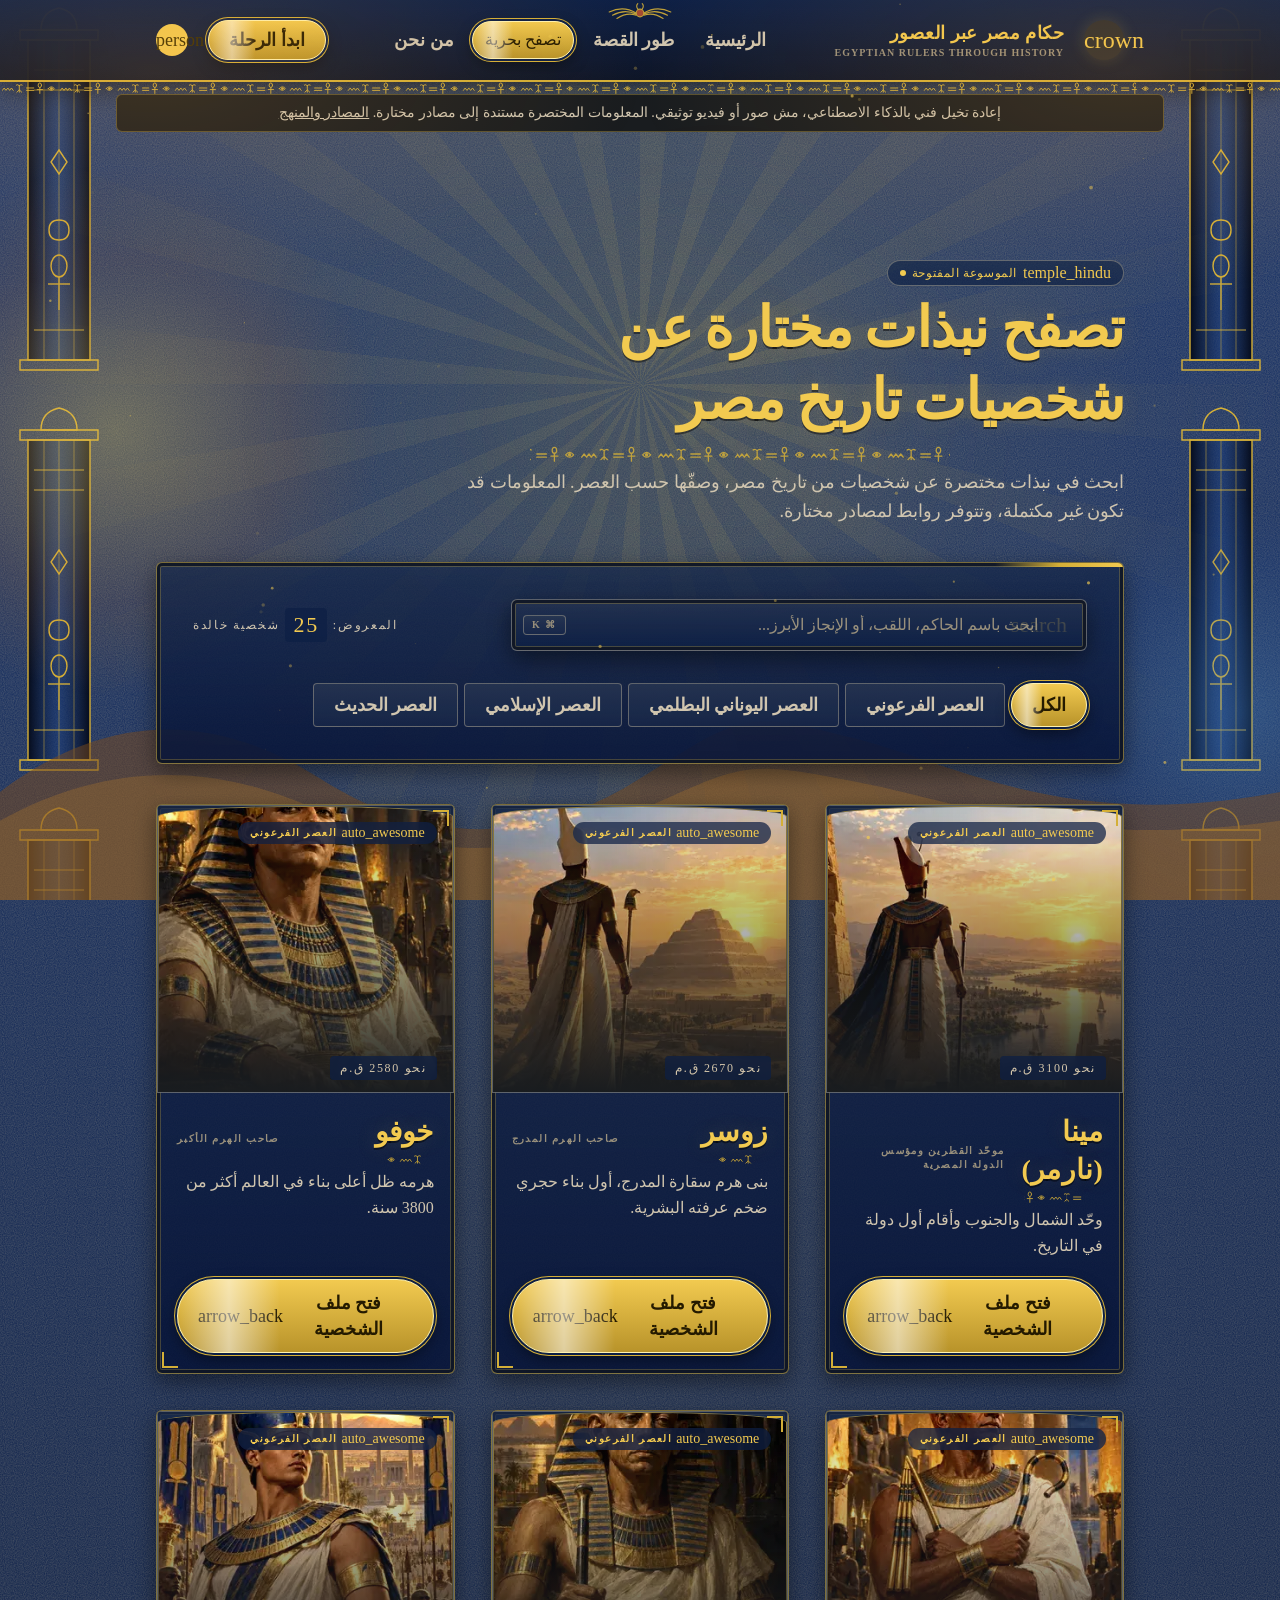
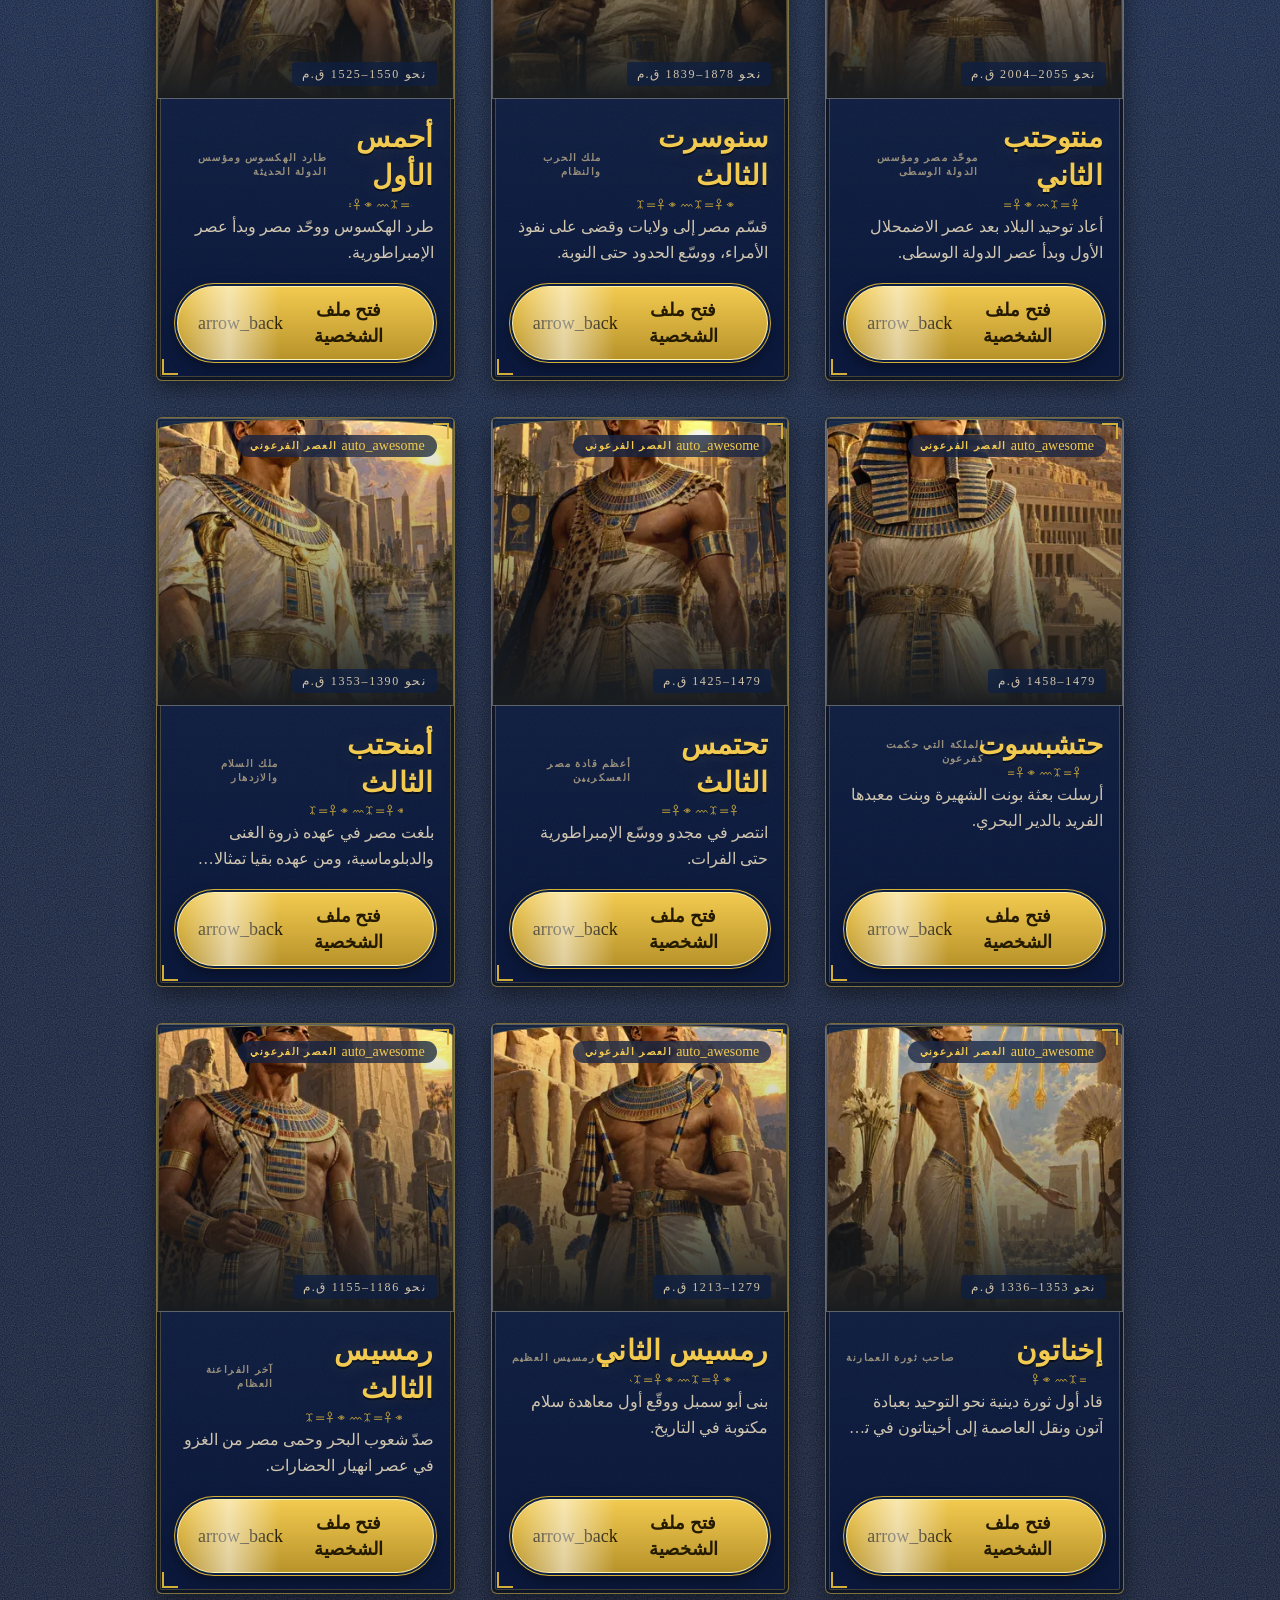
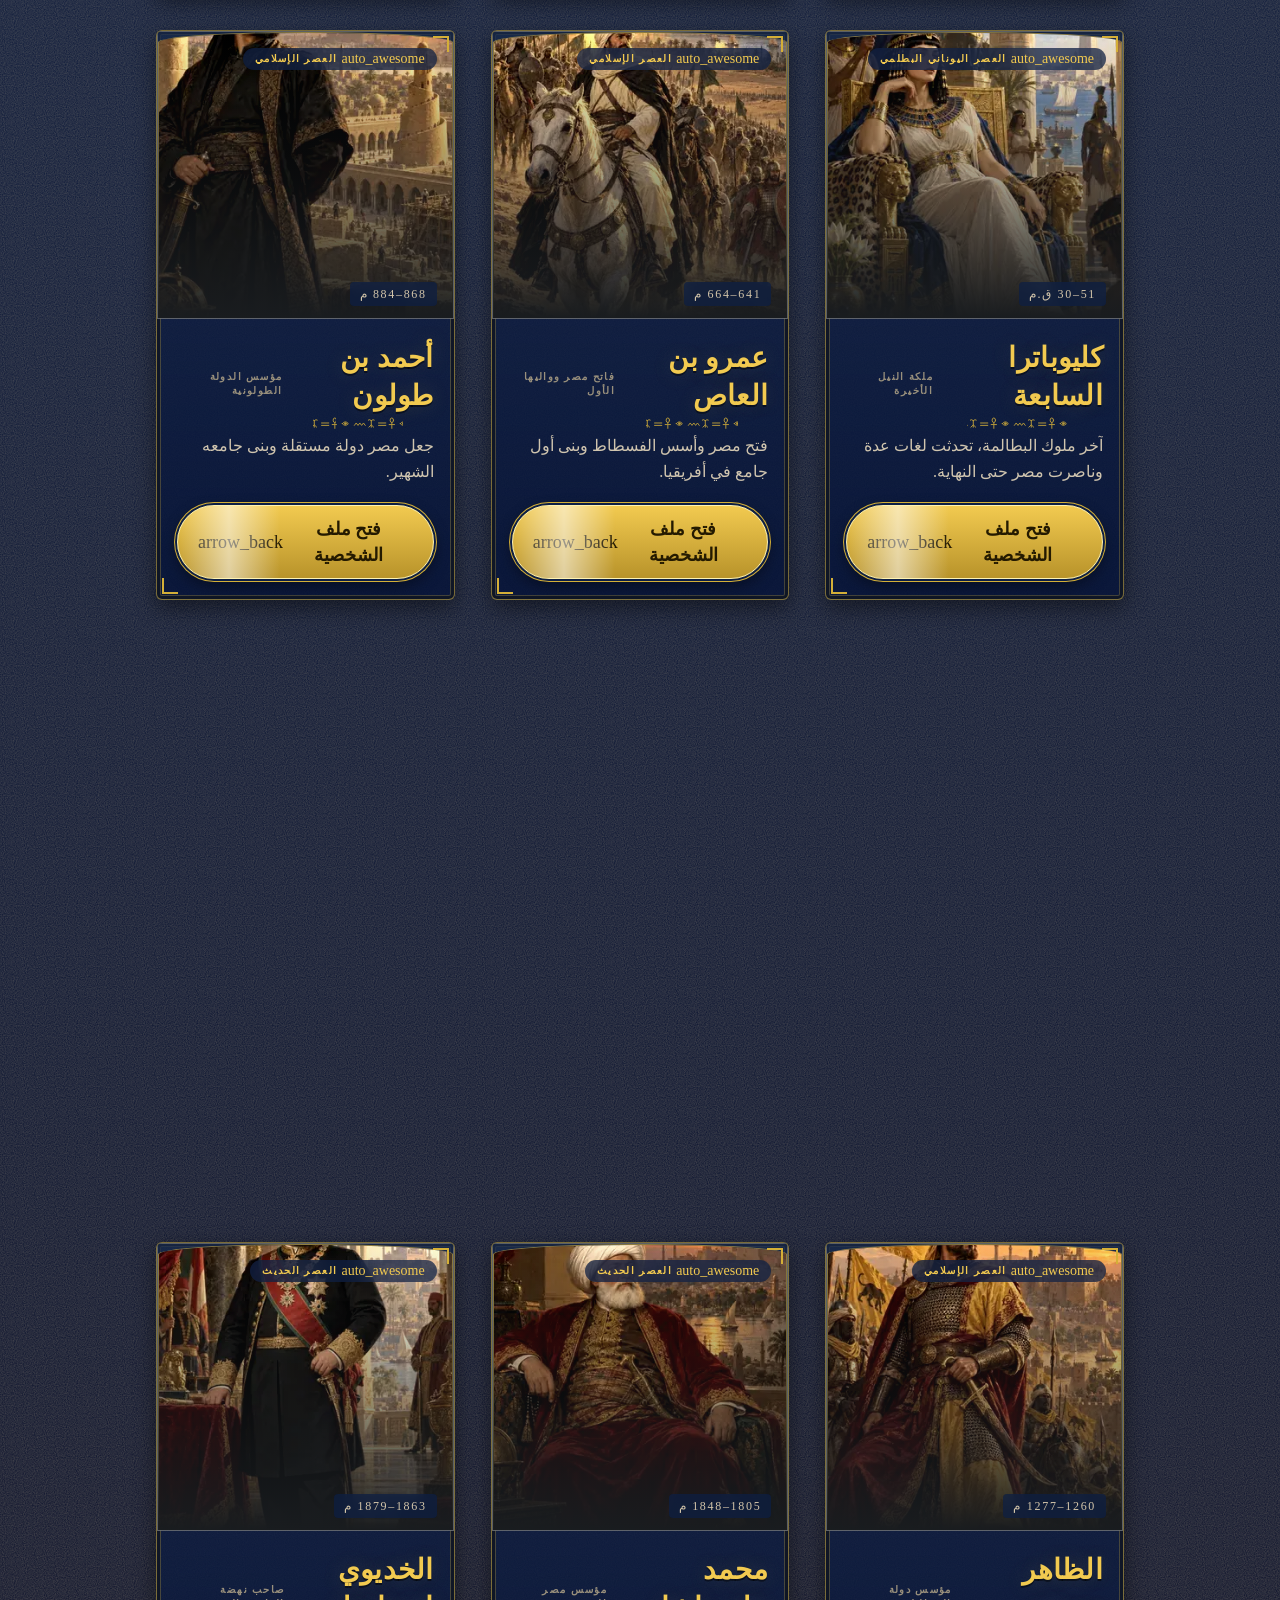
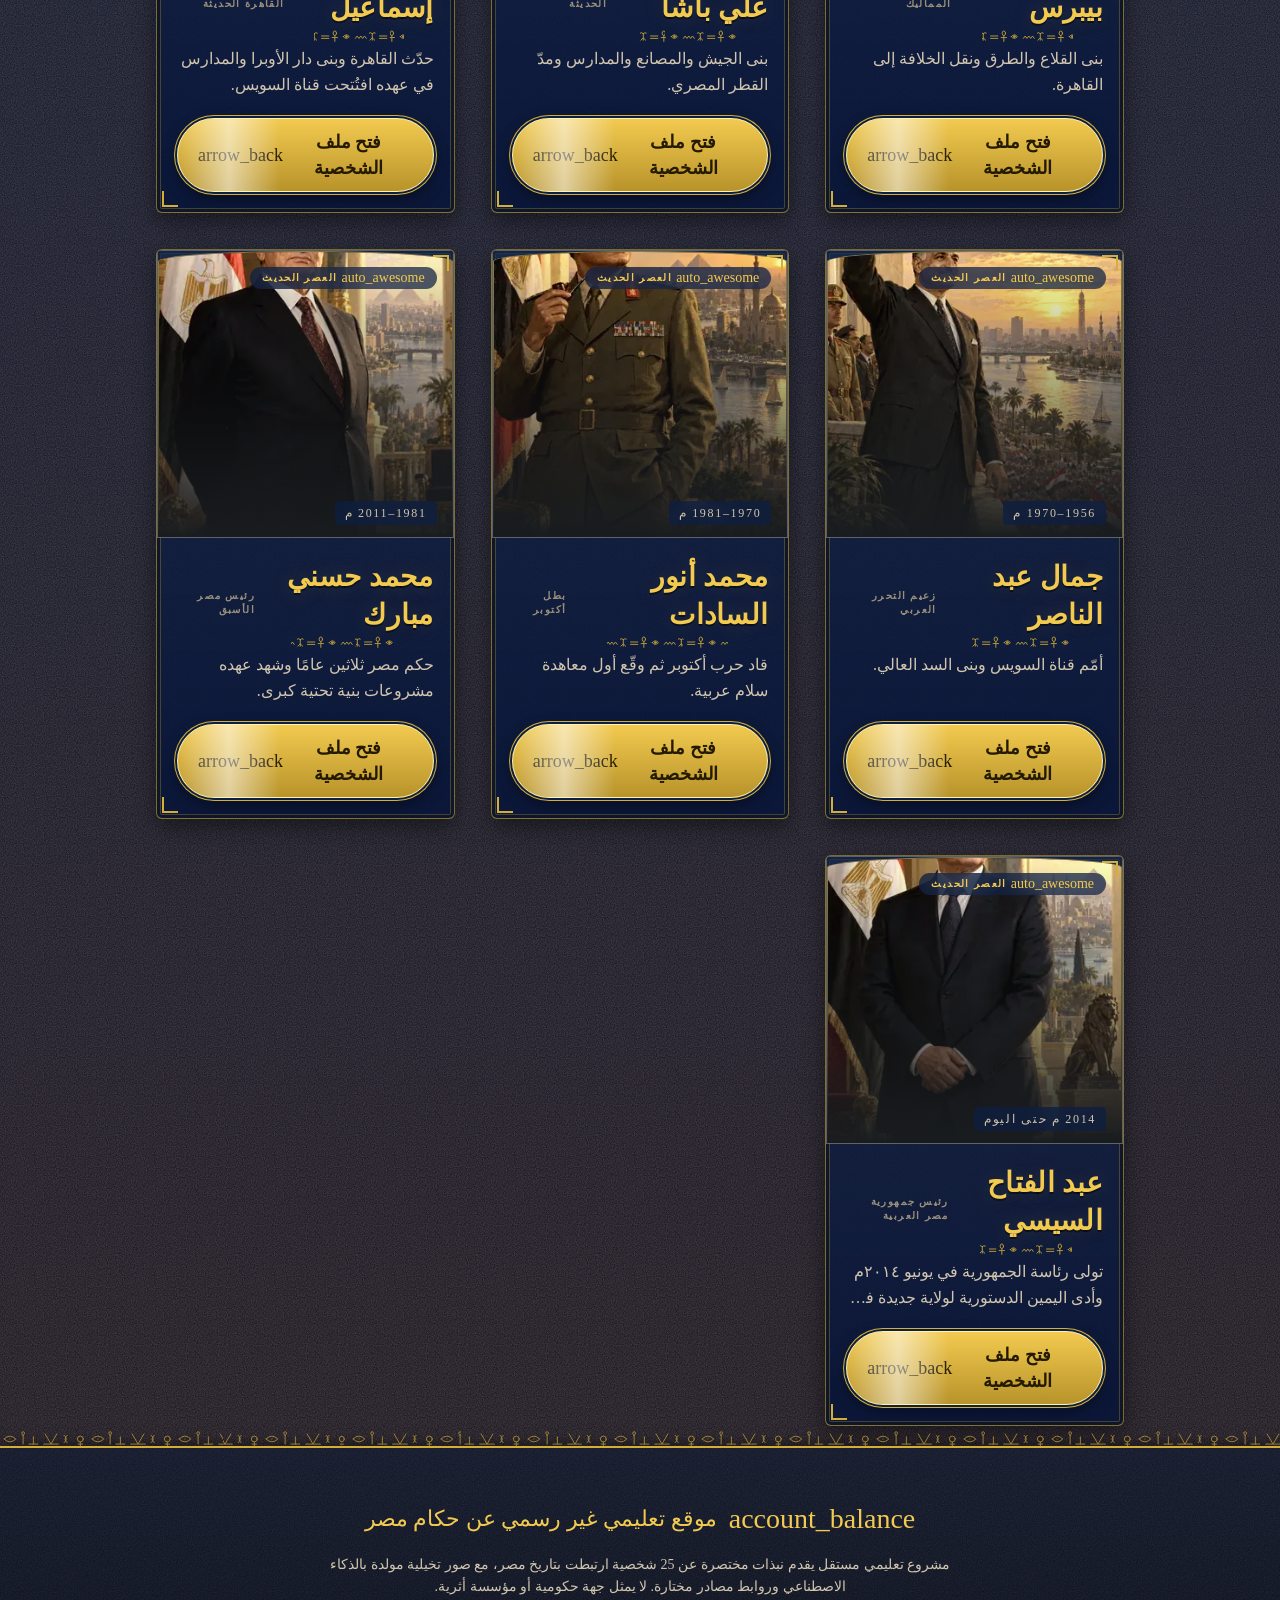
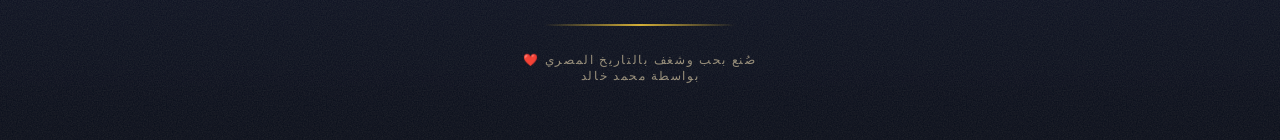
<file: ruler.html>
<!DOCTYPE html>

<html class="dark" dir="rtl" lang="ar"><head><meta charset="utf-8"/><link rel="preconnect" href="https://fonts.googleapis.com"/><link rel="preconnect" href="https://fonts.gstatic.com" crossorigin/><meta http-equiv="Content-Security-Policy" content="default-src 'self'; script-src 'self' 'unsafe-inline' 'unsafe-eval'; style-src 'self' 'unsafe-inline' https://fonts.googleapis.com; font-src 'self' https://fonts.gstatic.com data:; img-src 'self' data: blob:; media-src 'self' blob:; connect-src 'self' https://api.groq.com https://egypt-chat-proxy.golqload.workers.dev; object-src 'none'; base-uri 'self'; form-action 'self'"/><meta name="referrer" content="strict-origin-when-cross-origin"/><title>ملف الحاكم | حكام مصر عبر العصور</title><meta name="description" content="ملف تعريفي مختصر عن حاكم من حكام مصر مع فيديو ومصادر."/><link rel="icon" href="data:image/svg+xml,%3Csvg xmlns=%27http://www.w3.org/2000/svg%27 viewBox=%270 0 100 100%27%3E%3Ctext y=%27.9em%27 font-size=%2790%27%3E%F0%93%82%80%3C/text%3E%3C/svg%3E"/><meta content="width=device-width, initial-scale=1.0" name="viewport"/><meta content="web_standard" name="shell-type"/><link href="https://fonts.googleapis.com" rel="preconnect"/><link crossorigin="" href="https://fonts.gstatic.com" rel="preconnect"/><link href="https://fonts.googleapis.com/css2?family=Newsreader:ital,opsz,wght@0,6..72,400..600;1,6..72,400&amp;family=Noto+Serif:wght@500;600;700&amp;family=Space+Grotesk:wght@500;600&amp;display=swap" rel="stylesheet"/><link href="https://fonts.googleapis.com/css2?family=Material+Symbols+Outlined:wght,FILL@100..700,0..1&amp;icon_names=account_balance,architecture,arrow_back,arrow_forward,arrow_left_alt,auto_awesome,auto_stories,award_star,chat_bubble,check_circle,chevron_left,chevron_right,close,closed_caption,crown,diamond,download,error,expand_less,expand_more,explore,flare,format_quote,forum,forward,fullscreen,fullscreen_exit,help,history,history_edu,home,hub,info,keyboard_double_arrow_left,lightbulb,local_fire_department,location_city,location_on,lock,mail,map,menu_book,mic,mic_off,more_horiz,motion_photos_auto,movie,movie_edit,movie_filter,my_location,pause,person,play_arrow,play_circle,psychology,raven,refresh,replay,search,send,settings_ethernet,shield,shield_with_heart,skip_next,skip_previous,smart_toy,south_east,stars,swipe_left,temple_buddhist,temple_hindu,timelapse,timeline,travel_explore,verified,videocam,videocam_off,volume_down,volume_off,volume_up,workspace_premium&amp;display=swap" rel="stylesheet"/>
<style>@layer base{html,body{margin:0;padding:0;}body{overscroll-behavior:auto;}main>:first-child{margin-top:0!important;}main>:last-child{margin-bottom:0!important;}}::-webkit-scrollbar{display:none;}</style><style>@media(max-width:640px){body{overflow-x:clip}header,nav{max-width:100%;flex-wrap:wrap}main{padding-left:12px!important;padding-right:12px!important}.max-w-\[1280px\],.max-w-\[1200px\],.max-w-\[1100px\]{width:100%;max-width:100%}.grid{grid-template-columns:minmax(0,1fr)!important}.flex{min-width:0}.text-5xl{font-size:2rem!important}.text-6xl{font-size:2.25rem!important}img,video{max-width:100%;height:auto}.overflow-x-auto{max-width:100vw}.container{padding-left:12px;padding-right:12px}button,a{max-width:100%;overflow-wrap:anywhere}}</style>
<style id="mobile-overflow-fix">
html,body{max-width:100%;overflow-x:clip}
body{min-width:0;overflow-x:clip}
*,*::before,*::after{box-sizing:border-box;min-width:0}
header{max-width:100vw;overflow-x:clip}
header nav{min-width:0;max-width:100%;flex-wrap:wrap;gap:.4rem!important}
header nav a{white-space:nowrap}
img,video,svg,canvas{max-width:100%}
@media(max-width:640px){body{overflow-x:clip!important}main{width:100%;max-width:100vw!important;overflow-x:clip}main section,main div{max-width:100%}header>div{width:100%;max-width:100vw;min-width:0;flex-wrap:wrap;gap:.35rem}header nav{justify-content:center}header nav a{font-size:11px!important;padding:.25rem .4rem!important}.text-6xl{font-size:2rem!important;line-height:1.2!important}.text-5xl{font-size:1.8rem!important;line-height:1.25!important}.grid{grid-template-columns:minmax(0,1fr)!important}.max-w-\[1280px\],.max-w-\[1200px\],.max-w-\[1100px\]{width:100%;max-width:100%}.flex{min-width:0;flex-wrap:wrap}img,video{max-width:100%;height:auto}button,a{max-width:100%;overflow-wrap:anywhere}}
@media(max-width:375px){header nav a{font-size:10px!important;padding:.2rem!important}main{padding-left:8px!important;padding-right:8px!important}.text-4xl{font-size:1.6rem!important}.text-3xl{font-size:1.4rem!important}}
</style>

<style id="mobile-navigation-fix">
@media(max-width:640px){
 body{padding-top:112px!important;overflow-x:clip!important}
 header.fixed{position:fixed!important;left:0;right:0;height:68px!important;overflow:visible!important;z-index:100!important}
 header.fixed>div{height:68px!important;min-height:68px!important;padding:6px 12px!important;gap:8px!important;flex-wrap:nowrap!important}
 header.fixed>div>:first-child{flex:1 1 auto;min-width:0!important;gap:8px!important}
 header.fixed>div>:first-child span.uppercase{display:none!important}
 header.fixed nav{display:flex!important;position:absolute!important;top:68px!important;left:0!important;right:0!important;width:100%!important;height:44px!important;max-width:100vw!important;overflow-x:auto!important;overflow-y:hidden!important;flex-wrap:nowrap!important;justify-content:flex-start!important;gap:4px!important;padding:2px 8px!important;background:rgba(17,20,23,.98)!important;z-index:100!important;scrollbar-width:none}
 header.fixed nav a{display:flex!important;align-items:center!important;justify-content:center!important;flex:0 0 auto!important;min-height:40px!important;max-width:none!important;white-space:nowrap!important;overflow-wrap:normal!important;font-size:13px!important;padding:6px 12px!important}
 main.pt-20{padding-top:0!important}
 .h-\[780px\]{height:calc(100dvh - 150px)!important}
 footer{padding-bottom:88px!important}
}
</style>

<link href="https://fonts.googleapis.com/css2?family=Amiri:wght@400;700&amp;family=Reem+Kufi:wght@500;700&amp;display=swap" rel="stylesheet"/><link rel="stylesheet" href="css/pharaonic.css"/><style>h1,h2,h3,.font-headline-sm,.font-headline-md,.font-headline-lg,.font-display-hero,.font-display-hero-mobile,.font-headline-lg-mobile,.font-title-lg{font-family:"Reem Kufi","Noto Serif",serif!important}.font-body-md,.font-body-lg,.font-body-sm,p{font-family:"Amiri","Newsreader",serif}</style><link rel="stylesheet" href="css/tw-ruler.css"/></head><body class="bg-surface-container-lowest font-body-md text-on-surface antialiased selection:bg-primary-container selection:text-on-primary"><header class="fixed top-0 left-0 right-0 z-50 bg-surface-container-lowest/80 backdrop-blur-xl shadow-[0_1px_8px_rgba(0,0,0,0.04)]"><div class="h-20 max-w-[1280px] mx-auto px-margin-mobile lg:px-margin flex items-center justify-between gap-space-md"><div class="flex items-center gap-space-sm"><div class="w-10 h-10 rounded-full bg-secondary-container/40 flex items-center justify-center text-primary shadow-[0_0_16px_rgba(212,175,55,0.25)]"><span class="material-symbols-outlined text-[24px]">raven</span></div><div class="flex flex-col"><span class="font-title-lg text-title-lg tracking-wide text-primary leading-tight">حكام مصر عبر العصور</span><span class="font-label-sm text-label-sm tracking-widest text-on-surface-variant uppercase">Egyptian Rulers Through History</span></div></div><nav class="hidden lg:flex items-center gap-space-lg"><a class="font-label-lg text-label-lg text-on-surface-variant hover:text-on-surface transition-colors" href="index.html">الرئيسية</a><a class="font-label-lg text-label-lg text-on-surface-variant hover:text-on-surface transition-colors" href="story.html">طور القصة</a><a class="font-label-lg text-label-lg text-on-surface-variant hover:text-on-surface transition-colors" href="free.html">تصفح بحرية</a><a class="font-label-lg text-label-lg text-on-surface-variant hover:text-on-surface transition-colors" href="about.html">من نحن</a></nav><div class="flex items-center gap-space-md"><a class="hidden sm:inline-flex items-center justify-center px-space-md py-space-xs rounded-DEFAULT bg-primary-container text-on-primary font-label-lg text-label-lg tracking-wider transition-all duration-300 hover:bg-primary hover:text-on-primary shadow-[0_0_24px_rgba(212,175,55,0.35)]" href="story.html">ابدأ الرحلة</a><div class="w-8 h-8 rounded-full bg-primary flex items-center justify-center"><span class="material-symbols-outlined text-on-primary text-[18px]">person</span></div></div></div></header><div class="mx-auto my-3 max-w-[1280px] px-4"><p class="rounded-md border border-primary/30 bg-surface-container-low px-3 py-2 text-center text-sm text-on-surface-variant">إعادة تخيل فني بالذكاء الاصطناعي، مش صور أو فيديو توثيقي. المعلومات المختصرة مستندة إلى مصادر مختارة. <a href="about.html#sources" class="underline">المصادر والمنهج</a></p></div>
<main class="w-full pt-20 bg-surface-container-lowest min-h-screen"><div class="flex flex-col w-full">
<div class="relative w-full overflow-hidden bg-surface-container-lowest">
<div class="absolute -top-40 right-1/4 w-[600px] h-[600px] rounded-full bg-primary/10 blur-[140px] pointer-events-none"></div>
<div class="absolute top-60 left-[-10%] w-[500px] h-[500px] rounded-full bg-secondary-container/20 blur-[130px] pointer-events-none"></div>
<div class="max-w-[1280px] mx-auto px-margin-mobile lg:px-margin pt-8 pb-4">
<nav class="flex items-center gap-space-xs text-on-surface-variant font-label-md text-label-md">
<a class="hover:text-primary transition-colors" href="index.html">الرئيسية</a>
<span class="material-symbols-outlined text-[14px] text-outline">chevron_left</span>
<a class="hover:text-primary transition-colors" href="free.html">سجل الحكام</a>
<span class="material-symbols-outlined text-[14px] text-outline">chevron_left</span>
<span id="bc-era"></span>
<span class="material-symbols-outlined text-[14px] text-outline">chevron_left</span>
<span class="text-primary font-bold" id="bc-name"></span>
</nav>
</div>
<div class="max-w-[1280px] mx-auto px-margin-mobile lg:px-margin pb-space-xl">
<div class="grid grid-cols-1 lg:grid-cols-12 gap-gutter items-center">
<div class="lg:col-span-7 flex flex-col gap-space-md z-10">
<div class="inline-flex items-center self-start gap-space-xs px-space-md py-1.5 rounded-full bg-surface-container-low shadow-[0_0_20px_rgba(212,175,55,0.15)]">
<span class="w-2 h-2 rounded-full bg-primary animate-pulse"></span>
<span class="font-label-sm text-label-sm text-primary tracking-widest uppercase" id="ruler-era"></span>
<span class="text-outline text-label-sm">|</span>
<span class="font-label-sm text-label-sm text-on-surface-variant" id="ruler-years"></span>
</div>
<div class="flex flex-col gap-space-xs">
<span class="font-label-lg text-label-lg tracking-widest text-secondary font-semibold" id="ruler-title"></span>
<h1 class="font-display-hero text-display-hero text-primary tracking-tight leading-none drop-shadow-[0_4px_24px_rgba(242,202,80,0.25)]" id="ruler-name"></h1>
<p class="font-headline-sm text-headline-sm text-on-surface font-light" id="ruler-capital-line"></p>
</div>
<p class="font-body-lg text-body-lg text-on-surface-variant leading-relaxed" id="ruler-fact"></p>
<div class="flex flex-wrap items-center gap-space-sm pt-space-xs">
<a class="inline-flex items-center justify-center gap-space-xs px-space-lg py-space-sm rounded-DEFAULT bg-primary-container text-on-primary font-label-lg text-label-lg font-bold tracking-wider hover:bg-primary transition-all duration-300 shadow-[0_0_24px_rgba(212,175,55,0.4)]" id="btn-video" href="#">
<span class="material-symbols-outlined text-[20px]" style="font-variation-settings: 'FILL' 1;">play_circle</span>
<span>شاهد الفيديو / طور القصة</span>
</a>
<a class="inline-flex items-center justify-center gap-space-xs px-space-md py-space-sm rounded-DEFAULT bg-secondary-container text-on-secondary-container font-label-lg text-label-lg hover:bg-surface-variant transition-colors shadow-sm" id="btn-chat" href="#">
<span class="material-symbols-outlined text-[20px]">forum</span>
<span>محاكاة تخيلية عن الحاكم</span>
</a>
<button class="inline-flex items-center justify-center gap-space-xs px-space-md py-space-sm rounded-DEFAULT bg-surface-container-high text-on-surface hover:text-primary transition-colors shadow-sm">
<span class="material-symbols-outlined text-[20px]">download</span>
<span>تحميل ملف الحاكم (PDF)</span>
</button>
</div>
</div>
<div class="lg:col-span-5 relative">
<div class="relative w-full aspect-[4/5] rounded-xl overflow-hidden shadow-2xl bg-surface-container">
<img class="w-full h-full object-cover transition-transform duration-700 hover:scale-105" id="ruler-portrait" alt="" src="portraits/01-mina.jpg" onerror="this.src='portraits/01-mina.jpg'"/>
<div class="absolute inset-0 bg-gradient-to-t from-surface-container-lowest via-surface-container-lowest/30 to-transparent"></div>
<div class="absolute bottom-4 right-4 left-4 p-space-sm rounded-lg bg-surface-container-lowest/90 backdrop-blur-md flex items-center justify-between shadow-xl">
<div class="flex items-center gap-space-xs">
<span class="material-symbols-outlined text-primary text-[24px]">account_balance</span>
<div>
<div class="font-title-lg text-title-lg text-primary leading-snug" id="ruler-portrait-caption"></div>
<div class="font-label-sm text-label-sm text-on-surface-variant" id="ruler-capital"></div>
</div>
</div>
<span class="font-label-sm text-label-sm text-secondary bg-secondary-container/60 px-2 py-1 rounded">نبذة تعليمية</span>
</div>
</div>
</div>
</div>
</div>
<div class="max-w-[1280px] mx-auto px-margin-mobile lg:px-margin pb-space-xl">
<div class="grid grid-cols-2 md:grid-cols-4 gap-gutter">
<div class="p-space-md rounded-xl bg-surface-container-low hover:bg-surface-container transition-all shadow-md group">
<div class="flex items-center justify-between pb-space-xs">
<span class="font-label-sm text-label-sm text-on-surface-variant uppercase tracking-wider">سنوات الحكم</span>
<span class="material-symbols-outlined text-primary text-[22px] group-hover:scale-110 transition-transform">timelapse</span>
</div>
<div class="font-headline-lg text-headline-lg text-primary font-bold" id="metric-years"></div>
<p class="font-body-sm text-body-sm text-on-surface-variant pt-1" id="metric-era"></p>
</div>
<div class="p-space-md rounded-xl bg-surface-container-low hover:bg-surface-container transition-all shadow-md group">
<div class="flex items-center justify-between pb-space-xs">
<span class="font-label-sm text-label-sm text-on-surface-variant uppercase tracking-wider">العاصمة</span>
<span class="material-symbols-outlined text-primary text-[22px] group-hover:scale-110 transition-transform">location_city</span>
</div>
<div class="font-headline-lg text-headline-lg text-primary font-bold" id="metric-capital"></div>
<p class="font-body-sm text-body-sm text-on-surface-variant pt-1">مركز الحكم الرئيسي</p>
</div>
<div class="p-space-md rounded-xl bg-surface-container-low hover:bg-surface-container transition-all shadow-md group">
<div class="flex items-center justify-between pb-space-xs">
<span class="font-label-sm text-label-sm text-on-surface-variant uppercase tracking-wider">الحقبة التاريخية</span>
<span class="material-symbols-outlined text-primary text-[22px] group-hover:scale-110 transition-transform">temple_buddhist</span>
</div>
<div class="font-headline-lg text-headline-lg text-primary font-bold" id="metric-era-short"></div>
<p class="font-body-sm text-body-sm text-on-surface-variant pt-1">ضمن رحلة الخمسة والعشرين حاكمًا</p>
</div>
<div class="p-space-md rounded-xl bg-surface-container-low hover:bg-surface-container transition-all shadow-md group">
<div class="flex items-center justify-between pb-space-xs">
<span class="font-label-sm text-label-sm text-on-surface-variant uppercase tracking-wider">حالة الملف</span>
<span class="material-symbols-outlined text-primary text-[22px] group-hover:scale-110 transition-transform">info</span>
</div>
<div class="font-headline-lg text-headline-lg text-primary font-bold">معلومات مختصرة</div>
<p class="font-body-sm text-body-sm text-on-surface-variant pt-1">موجز مستقل بمصادر مختارة</p>
</div>
</div>
</div>
</div>
<div class="w-full flex items-center justify-center py-space-sm bg-surface-container-lowest">
<div class="max-w-[1280px] w-full px-margin-mobile lg:px-margin flex items-center gap-space-md">
<div class="flex-1 h-[1px] bg-gradient-to-r from-transparent via-primary/30 to-transparent"></div>
<div class="flex items-center gap-2 text-primary">
<span class="material-symbols-outlined text-[20px]">flare</span>
<span class="font-label-sm text-label-sm tracking-widest text-primary uppercase">ملخص تاريخي</span>
<span class="material-symbols-outlined text-[20px]">flare</span>
</div>
<div class="flex-1 h-[1px] bg-gradient-to-r from-transparent via-primary/30 to-transparent"></div>
</div>
</div>
<section class="w-full bg-surface-container-low py-space-xl">
<div class="max-w-[1280px] mx-auto px-margin-mobile lg:px-margin">
<div class="relative overflow-hidden rounded-xl bg-surface-container-high p-space-lg lg:p-space-xl shadow-2xl">
<div class="relative z-10 flex flex-col md:flex-row items-center gap-space-lg">
<div class="w-16 h-16 shrink-0 rounded-full bg-primary/10 flex items-center justify-center text-primary shadow-[0_0_24px_rgba(212,175,55,0.3)]">
<span class="material-symbols-outlined text-[36px]">format_quote</span>
</div>
<div class="flex flex-col gap-space-xs">
<blockquote class="font-headline-md text-headline-md text-primary leading-relaxed" id="ruler-quote"></blockquote>
<div class="flex items-center gap-space-sm pt-space-xs">
<span class="font-title-lg text-title-lg text-on-surface font-semibold" id="ruler-quote-src"></span>
</div>
</div>
</div>
</div>
</div>
</section>
<section class="w-full bg-surface-container-lowest py-space-xl">
<div class="max-w-[1280px] mx-auto px-margin-mobile lg:px-margin">
<div class="flex flex-col md:flex-row md:items-end justify-between gap-space-sm pb-space-lg">
<div class="flex flex-col gap-space-xs">
<div class="flex items-center gap-space-xs text-primary font-label-md text-label-md font-bold uppercase tracking-widest">
<span class="material-symbols-outlined text-[18px]">account_balance</span>
<span>سجل الخلود المعماري والسيادي</span>
</div>
<h2 class="font-headline-lg text-headline-lg text-on-surface" id="achievements-heading">مشروعات ووقائع خلال فترة الرئاسة</h2>
</div>
<p class="font-body-md text-body-md text-on-surface-variant max-w-md" id="achievements-sub"></p>
</div>
<div class="grid grid-cols-1 md:grid-cols-12 gap-gutter" id="achievements-grid"></div><p class="mt-3 text-sm text-on-surface-variant">المصادر المرتبطة بهذه الوقائع مذكورة في <a class="underline" href="about.html#sources">المصادر والمنهج</a>.</p>
</div>
</section>
<section class="w-full bg-surface-container-low py-space-xl" id="artifacts-section">
<div class="max-w-[1280px] mx-auto px-margin-mobile lg:px-margin">
<div class="flex flex-col gap-space-xs pb-space-lg">
<span class="font-label-md text-label-md text-primary uppercase tracking-widest flex items-center gap-space-xs">
<span class="material-symbols-outlined text-[18px]">diamond</span>
<span>مواقع ومعالم مرتبطة بالشخصية</span>
</span>
<h2 class="font-headline-lg text-headline-lg text-on-surface" id="artifacts-heading">آثار وتذكارات الفرعون الأبدي</h2>
</div>
<div class="grid grid-cols-1 sm:grid-cols-2 lg:grid-cols-4 gap-gutter" id="artifacts-grid"></div>
</div>
</section>
<section class="w-full bg-surface-container-lowest py-space-xl" id="figures-section">
<div class="max-w-[1280px] mx-auto px-margin-mobile lg:px-margin">
<div class="flex flex-col gap-space-xs pb-space-lg text-center items-center">
<span class="font-label-md text-label-md text-primary uppercase tracking-widest">شخصيات ومؤسسات من العصر</span>
<h2 class="font-headline-lg text-headline-lg text-on-surface" id="figures-heading">صُنّاع أمجاد العصر الرعميسي</h2>
<div class="w-16 h-0.5 bg-primary/40 rounded mt-1"></div>
</div>
<div class="grid grid-cols-1 md:grid-cols-3 gap-gutter" id="figures-grid"></div>
</div>
</section>
<section class="w-full bg-surface-container-low py-space-xl" id="timeline-section">
<div class="max-w-[1280px] mx-auto px-margin-mobile lg:px-margin">
<div class="flex flex-col gap-space-xs pb-space-xl">
<span class="font-label-md text-label-md text-primary uppercase tracking-widest flex items-center gap-space-xs">
<span class="material-symbols-outlined text-[18px]">history</span>
<span>المسار الزمني لمسيرة العظمة</span>
</span>
<h2 class="font-headline-lg text-headline-lg text-on-surface">من الميلاد إلى أفق الأبدية والخلود</h2>
</div>
<div class="relative border-r border-primary/20 mr-4 sm:mr-8 pr-6 sm:pr-10 flex flex-col gap-space-xl" id="timeline-list"></div>
</div>
</section>
<section class="w-full bg-surface-container-lowest py-space-xl">
<div class="max-w-[1280px] mx-auto px-margin-mobile lg:px-margin">
<div class="flex flex-col gap-space-xs pb-space-lg">
<span class="font-label-md text-label-md text-primary uppercase tracking-widest">حكام آخرون</span>
<h2 class="font-headline-lg text-headline-lg text-on-surface">related</h2>
</div>
<div class="grid grid-cols-1 md:grid-cols-2 gap-gutter" id="related-grid"></div>
</div>
</section>
<section class="w-full bg-surface-container-low py-space-xl">
<div class="max-w-[1280px] mx-auto px-margin-mobile lg:px-margin">
<div class="rounded-xl bg-gradient-to-r from-surface-container via-surface-container-low to-surface-container p-space-lg lg:p-space-xl shadow-2xl flex flex-col md:flex-row items-center justify-between gap-space-lg">
<div class="flex items-center gap-space-md">
<div class="w-16 h-16 rounded-full bg-primary/20 flex items-center justify-center text-primary shadow-[0_0_30px_rgba(212,175,55,0.3)] shrink-0">
<span class="material-symbols-outlined text-[36px]">play_circle</span>
</div>
<div class="flex flex-col gap-1">
<span class="font-title-lg text-title-lg text-primary font-bold" id="video-banner-title"></span>
<p class="font-body-sm text-body-sm text-on-surface-variant">
              شاهد حلقة هذا الحاكم من سلسلة الفيديوهات داخل طور القصة.
            </p>
</div>
</div>
<div class="flex items-center gap-space-sm shrink-0">
<a class="px-space-lg py-space-sm rounded-DEFAULT bg-primary text-on-primary font-label-lg text-label-lg font-bold flex items-center gap-2 hover:bg-primary-fixed transition-all shadow-[0_0_20px_rgba(212,175,55,0.4)]" id="video-banner-btn" href="#">
<span class="material-symbols-outlined text-[20px]" style="font-variation-settings: 'FILL' 1;">play_arrow</span>
<span>شاهد الفيديو</span>
</a>
</div>
</div>
</div>
</section>
</div>
<footer class="w-full bg-surface-container-low pt-space-xl pb-space-lg"><div class="max-w-[1280px] mx-auto px-margin-mobile lg:px-margin"><div class="grid grid-cols-1 md:grid-cols-4 gap-gutter mb-space-xl"><div class="md:col-span-2 flex flex-col gap-space-sm"><div class="flex items-center gap-space-sm"><span class="material-symbols-outlined text-primary text-[32px]">raven</span><span class="font-headline-sm text-headline-sm text-primary">حكام مصر عبر العصور</span></div><p class="font-body-md text-body-md text-on-surface-variant max-w-md">موقع تعليمي مستقل عن حكام مصر لتوثيق وتخليد حضارة الأسرات التاريخية وصناع التاريخ الخالد على ضفاف النيل العظيم.</p><div class="flex items-center gap-space-sm pt-space-xs text-secondary"><span class="material-symbols-outlined text-[20px]">auto_awesome</span><span class="font-label-md text-label-md text-secondary">التعريف بالشخصيات التاريخية</span></div></div><div class="flex flex-col gap-space-sm"><span class="font-label-lg text-label-lg text-primary tracking-wider uppercase">روابط سريعة</span><div class="flex flex-col gap-space-xs"><a class="font-body-sm text-body-sm text-on-surface-variant hover:text-on-surface transition-colors" href="index.html">الرئيسية والافتتاحية</a><a class="font-body-sm text-body-sm text-on-surface-variant hover:text-on-surface transition-colors" href="free.html">معرض الحكام</a><a class="font-body-sm text-body-sm text-on-surface-variant hover:text-on-surface transition-colors" href="story.html">طور القصة</a><a class="font-body-sm text-body-sm text-on-surface-variant hover:text-on-surface transition-colors" href="about.html">من نحن</a></div></div></div><div class="py-space-md flex flex-col md:flex-row items-center justify-between gap-space-sm"><span class="font-label-sm text-label-sm text-on-surface-variant">صُنع بحب وشغف بالتاريخ المصري ❤️<br>بواسطة محمد خالد</span><div class="flex items-center gap-space-lg"><span class="font-label-sm text-label-sm text-outline">مصادر مختارة</span><span class="font-label-sm text-label-sm text-outline">روابط مصادر</span><span class="font-label-sm text-label-sm text-outline">معلومات تاريخية موجزة</span></div></div></div></footer></main><script src="js/config.js"></script><script src="js/data.js"></script><script>
(function initRulerProfile() {
  const params = new URLSearchParams(window.location.search);
  const id = params.get('id');
  const idx = RULERS.findIndex((r) => String(r.id) === String(id));

  if (!id || idx === -1) {
    window.location.replace('free.html');
    return;
  }

  const r = RULERS[idx];
  const FALLBACK = 'portraits/01-mina.jpg';
  const esc = (s) => String(s ?? '').replace(/[&<>"']/g, (c) => ({ '&': '&amp;', '<': '&lt;', '>': '&gt;', '"': '&quot;', "'": '&#39;' }[c]));
  const setText = (sel, val) => { const el = document.getElementById(sel); if (el) el.textContent = val; };

  if (typeof CONFIG !== 'undefined' && CONFIG.siteTitle) {
    document.title = r.name + ' | ' + CONFIG.siteTitle;
  } else {
    document.title = r.name;
  }

  setText('bc-era', r.eraLabel);
  setText('bc-name', r.name);
  setText('ruler-era', r.eraLabel);
  setText('ruler-years', r.years);
  setText('ruler-title', r.title);
  setText('ruler-name', r.name);
  setText('ruler-capital-line', r.title);
  setText('ruler-fact', r.fact);
  setText('ruler-portrait-caption', r.name);
  setText('ruler-capital', 'العاصمة: ' + r.capital);
  setText('ruler-quote', r.fact);
  setText('ruler-quote-src', r.name + ' • ' + r.eraLabel);
  setText('metric-years', r.years);
  setText('metric-era', r.eraLabel);
  setText('metric-capital', r.capital);
  setText('metric-era-short', r.eraLabel);

  // ---- Achievements section (data-driven per ruler) ----
  const achievementsList = Array.isArray(r.achievements) ? r.achievements : [];
  const monuments = Array.isArray(r.monuments) ? r.monuments : [];
  const ach = [0, 1, 2].map((i) => (achievementsList[i] ? String(achievementsList[i]).trim() : ''));

  const monumentFallbackHTML = '<div class="absolute inset-0 w-full h-full flex items-center justify-center bg-surface-container-low"><span class="material-symbols-outlined text-primary/60 text-[72px]">account_balance</span></div>';
  window.__rulerMonumentFallback = (img) => {
    const wrap = document.createElement('div');
    wrap.innerHTML = monumentFallbackHTML;
    img.replaceWith(wrap.firstElementChild);
  };
  const monumentBlock = (src) => (src
    ? `<img class="absolute inset-0 w-full h-full object-cover transition-transform duration-700 group-hover:scale-105" src="${esc(src)}" alt="" loading="lazy" onerror="window.__rulerMonumentFallback(this)"/>`
    : monumentFallbackHTML);

  setText('achievements-heading', r.id === 'sisi' ? 'مشروعات ووقائع خلال فترة الرئاسة' : 'أهم إنجازات ' + r.name);
  setText('achievements-sub', r.title);

  const achievementsGrid = document.getElementById('achievements-grid');
  if (achievementsGrid) {
    if (r.id === 'sisi') {
      achievementsGrid.className = 'grid grid-cols-1 gap-3';
      achievementsGrid.innerHTML = achievementsList.map((item) => `
        <article class="rounded-xl bg-surface-container-low p-4 sm:p-5 shadow-lg">
          <h3 class="font-title-lg text-title-lg text-primary font-bold">${esc(item)}</h3>
        </article>`).join('');
    } else {
      achievementsGrid.innerHTML = `
<div class="md:col-span-7 rounded-xl bg-surface-container-low overflow-hidden flex flex-col justify-between shadow-xl group">
<div class="relative h-72 w-full overflow-hidden">
${monumentBlock(monuments[0])}
<div class="absolute inset-0 bg-gradient-to-t from-surface-container-low via-surface-container-low/40 to-transparent"></div>
<div class="absolute top-4 right-4 px-3 py-1 rounded-full bg-primary text-on-primary font-label-sm text-label-sm font-bold shadow-md">${esc(r.years)}</div>
</div>
<div class="p-space-lg flex flex-col gap-space-sm"><div class="flex items-center gap-space-xs text-primary font-label-md text-label-md"><span class="material-symbols-outlined text-[18px]">workspace_premium</span><span>${esc(r.title)}</span></div><h3 class="font-headline-sm text-headline-sm text-on-surface font-bold">${esc(ach[0] || r.name)}</h3><p class="font-body-md text-body-md text-on-surface-variant leading-relaxed">${esc(ach[1] || r.fact)}</p></div></div>
<div class="md:col-span-5 rounded-xl bg-surface-container-low overflow-hidden flex flex-col justify-between shadow-xl group"><div class="relative h-72 w-full overflow-hidden">${monumentBlock(monuments[1])}<div class="absolute inset-0 bg-gradient-to-t from-surface-container-low via-surface-container-low/40 to-transparent"></div><div class="absolute top-4 right-4 px-3 py-1 rounded-full bg-secondary-container text-on-secondary-container font-label-sm text-label-sm font-bold shadow-md">${esc(r.eraLabel)}</div></div><div class="p-space-lg flex flex-col gap-space-sm"><div class="flex items-center gap-space-xs text-primary font-label-md text-label-md"><span class="material-symbols-outlined text-[18px]">temple_buddhist</span><span>${esc('العاصمة: ' + r.capital)}</span></div><h3 class="font-headline-sm text-headline-sm text-on-surface font-bold">${esc(ach[2] || r.name)}</h3><p class="font-body-md text-body-md text-on-surface-variant leading-relaxed">${esc(r.fact)}</p></div></div>`;
    }
  }

  // ---- Artifacts section (data-driven per ruler) ----
  const artifactsSection = document.getElementById('artifacts-section');
  const artifactsGrid = document.getElementById('artifacts-grid');
  const artifacts = Array.isArray(r.artifacts)
    ? r.artifacts.filter((a) => a && (a.title || a.text))
    : [];
  if (artifactsSection && artifactsGrid) {
    if (!artifacts.length) {
      artifactsSection.style.display = 'none';
    } else {
      setText('artifacts-heading', 'أبرز آثار ومعالم ' + r.name);
      artifactsGrid.innerHTML = artifacts.map((a, i) => `
<div class="rounded-xl bg-surface-container overflow-hidden flex flex-col shadow-lg hover:shadow-2xl transition-all duration-300 group">
<div class="relative aspect-square w-full overflow-hidden">
${monumentBlock(monuments[i])}
<div class="absolute inset-0 bg-gradient-to-t from-surface-container via-transparent to-transparent"></div>
</div>
<div class="p-space-md flex flex-col gap-space-xs flex-1 justify-between">
<div>
<span class="font-label-sm text-label-sm text-secondary">${esc(a.tag)}</span>
<h3 class="font-title-lg text-title-lg text-primary font-bold">${esc(a.title)}</h3>
<p class="font-body-sm text-body-sm text-on-surface-variant pt-1">${esc(a.text)}</p>
</div>
<div class="pt-space-sm flex items-center justify-between text-outline">
<span class="font-label-sm text-label-sm">الموقع: ${esc(a.location)}</span>
<span class="material-symbols-outlined text-primary text-[18px]">arrow_forward</span>
</div>
</div>
</div>`).join('');
    }
  }

  if (r.id === 'sisi') {
    const artifactsSection = document.getElementById('artifacts-section');
    const figuresSection = document.getElementById('figures-section');
    if (artifactsSection) artifactsSection.style.display = 'none';
    if (figuresSection) figuresSection.style.display = 'none';
  }

  // ---- Figures section (data-driven per ruler) ----
  const figuresSection = document.getElementById('figures-section');
  const figuresGrid = document.getElementById('figures-grid');
  const figures = Array.isArray(r.figures)
    ? r.figures.filter((f) => f && (f.name || f.text))
    : [];
  const figureImages = Array.isArray(r.figureImages) ? r.figureImages : [];
  const figureDefaults = ['portraits/01-mina.jpg', 'portraits/01-mina.jpg', 'portraits/01-mina.jpg'];
  if (figuresSection && figuresGrid) {
    if (!figures.length) {
      figuresSection.style.display = 'none';
    } else {
      setText('figures-heading', 'أبرز شخصيات عصر ' + r.name);
      figuresGrid.innerHTML = figures.map((f, i) => {
        const def = figureDefaults[i % figureDefaults.length];
        const src = figureImages[i] || def;
        return `
<div class="p-space-lg rounded-xl bg-surface-container-low flex flex-col items-center text-center gap-space-sm shadow-xl group hover:bg-surface-container transition-all">
<div class="w-28 h-28 rounded-full overflow-hidden shadow-xl p-1 bg-gradient-to-b from-primary to-surface-container">
<img class="w-full h-full rounded-full object-cover" src="${esc(src)}" alt="${esc(f.name)}" loading="lazy" onerror="this.onerror=null;this.src='${def}'"/>
</div>
<div class="flex flex-col gap-1">
<span class="font-label-sm text-label-sm text-secondary">${esc(f.role)}</span>
<h3 class="font-headline-sm text-headline-sm text-primary font-bold">${esc(f.name)}</h3>
<span class="font-body-sm text-body-sm text-outline">${f.quote ? '«' + esc(f.quote) + '»' : ''}</span>
</div>
<p class="font-body-md text-body-md text-on-surface-variant leading-relaxed">${esc(f.text)}</p>
<div class="mt-auto pt-space-xs">
<span class="px-space-sm py-1 rounded-full bg-surface-container-high text-primary font-label-sm text-label-sm">${esc(f.tag)}</span>
</div>
</div>`;
      }).join('');
    }
  }

  // ---- Timeline section (data-driven per ruler) ----
  const timelineSection = document.getElementById('timeline-section');
  const timelineList = document.getElementById('timeline-list');
  const timeline = Array.isArray(r.timeline)
    ? r.timeline.filter((t) => t && (t.year || t.title || t.text))
    : [];
  if (timelineSection && timelineList) {
    if (!timeline.length) {
      timelineSection.style.display = 'none';
    } else {
      const variants = [
        { dot: 'bg-primary border-4 border-surface-container-lowest shadow-[0_0_12px_rgba(212,175,55,0.6)]', badge: 'bg-primary text-on-primary' },
        { dot: 'bg-secondary border-4 border-surface-container-lowest', badge: 'bg-secondary-container text-on-secondary-container' },
        { dot: 'bg-primary border-4 border-surface-container-lowest shadow-[0_0_12px_rgba(212,175,55,0.6)]', badge: 'bg-primary text-on-primary' },
        { dot: 'bg-outline border-4 border-surface-container-lowest', badge: 'bg-surface-container-high text-primary' },
      ];
      timelineList.innerHTML = timeline.map((t, i) => {
        const v = variants[i % variants.length];
        return `
<div class="relative flex flex-col gap-space-xs">
<div class="absolute -right-[31px] sm:-right-[47px] top-1.5 w-4 h-4 rounded-full ${v.dot}"></div>
<div class="flex items-center gap-space-sm">
<span class="px-2.5 py-0.5 rounded ${v.badge} font-label-sm text-label-sm font-bold">${esc(t.year)}</span>
<span class="font-title-lg text-title-lg text-primary font-bold">${esc(t.title)}</span>
</div>
<p class="font-body-md text-body-md text-on-surface-variant max-w-2xl">${esc(t.text)}</p>
</div>`;
      }).join('');
    }
  }

  // ---- Video banner (replaces audio strip) ----
  setText('video-banner-title', 'فيلم ' + r.name);
  const videoBannerBtn = document.getElementById('video-banner-btn');
  if (videoBannerBtn) videoBannerBtn.href = 'journey.html?r=' + encodeURIComponent(r.id);

  const portrait = document.getElementById('ruler-portrait');
  if (portrait) {
    portrait.src = r.portrait;
    portrait.alt = r.name;
    portrait.setAttribute('onerror', "this.src='portraits/01-mina.jpg'");
  }

  const videoBtn = document.getElementById('btn-video');
  if (videoBtn) videoBtn.href = 'journey.html?r=' + encodeURIComponent(r.id);
  const chatBtn = document.getElementById('btn-chat');
  if (chatBtn) chatBtn.href = 'chat.html?id=' + encodeURIComponent(r.id);

  const related = [RULERS[idx - 1], RULERS[idx + 1]].filter(Boolean);
  const relatedGrid = document.getElementById('related-grid');
  if (relatedGrid) {
    relatedGrid.innerHTML = related.map((o) => `
<a class="group flex items-center gap-space-md p-space-md rounded-xl bg-surface-container-low hover:bg-surface-container shadow-lg transition-all" href="ruler.html?id=${encodeURIComponent(o.id)}">
<div class="w-24 h-24 shrink-0 rounded-lg overflow-hidden bg-surface-container-highest">
<img class="w-full h-full object-cover transition-transform duration-500 group-hover:scale-105" src="${esc(o.portrait)}" onerror="this.src='portraits/01-mina.jpg'" alt="${esc(o.name)}"/>
</div>
<div class="flex flex-col gap-space-xs flex-1">
<span class="font-label-sm text-label-sm text-secondary">${esc(o.eraLabel)}</span>
<h3 class="font-headline-sm text-headline-sm text-primary">${esc(o.name)}</h3>
<span class="font-body-sm text-body-sm text-on-surface-variant">${esc(o.years)}</span>
</div>
<span class="material-symbols-outlined text-primary text-[20px]">arrow_back</span>
</a>`).join('');
  }
})();
</script><script src="js/pharaonic.js" defer></script></body></html>
</file>
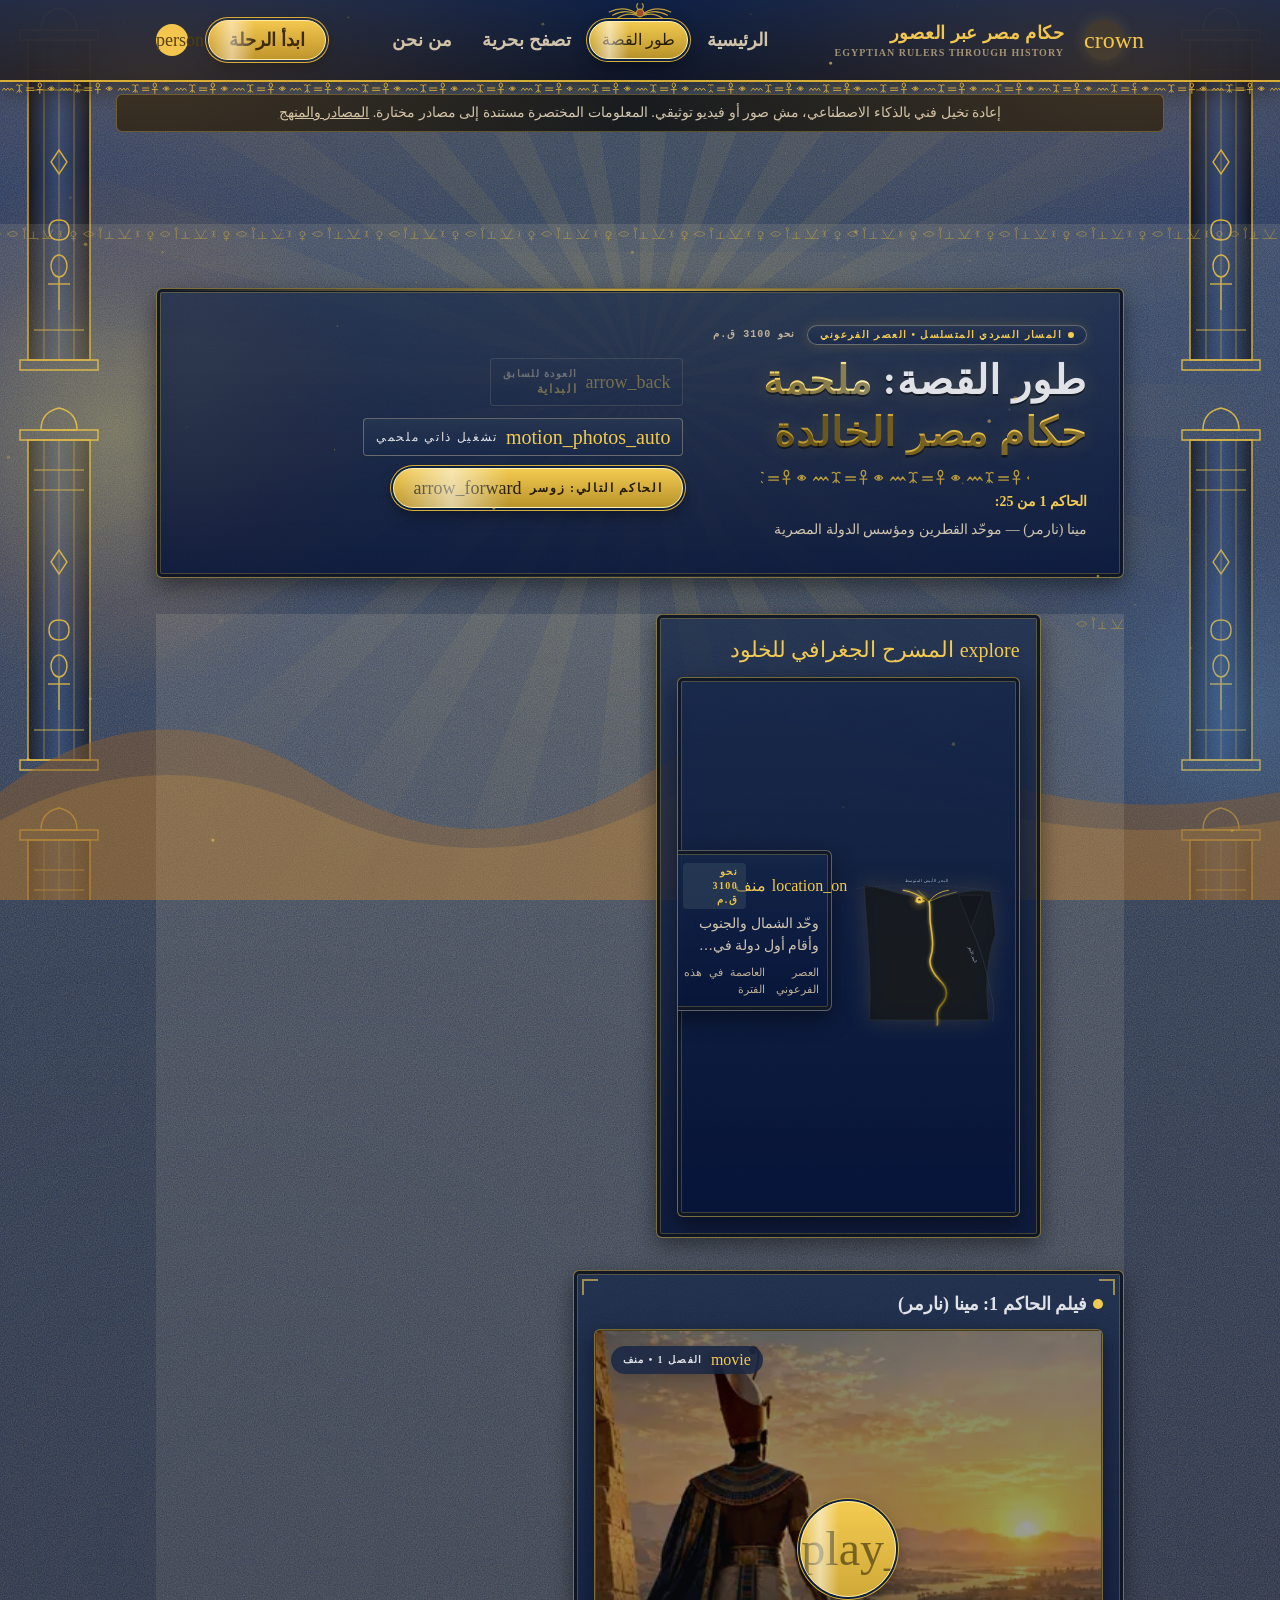
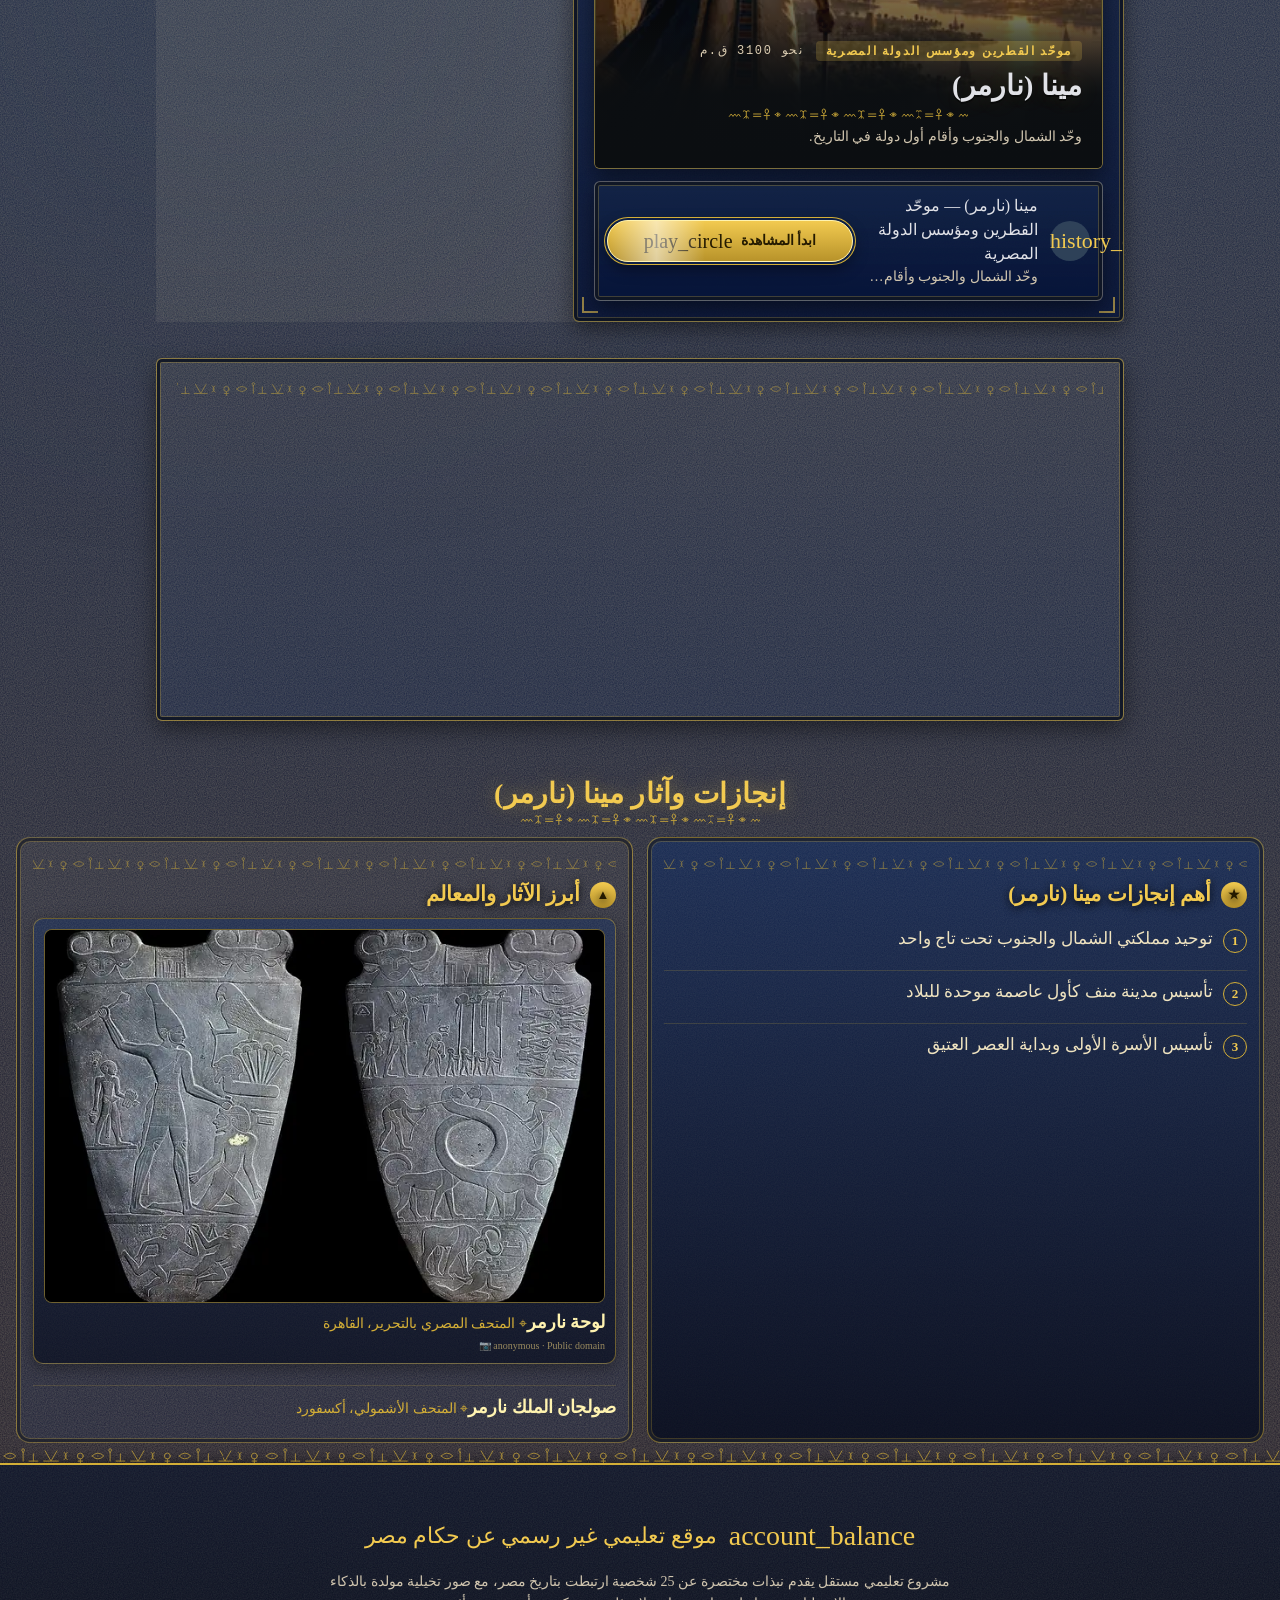
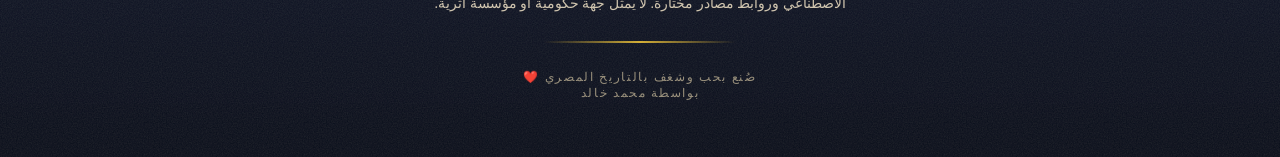
<file: story.html>
<!DOCTYPE html>
<html dir="rtl" lang="ar"><head><meta charset="utf-8"/><link rel="preconnect" href="https://fonts.googleapis.com"/><link rel="preconnect" href="https://fonts.gstatic.com" crossorigin/><meta http-equiv="Content-Security-Policy" content="default-src 'self'; script-src 'self' 'unsafe-inline' 'unsafe-eval'; style-src 'self' 'unsafe-inline' https://fonts.googleapis.com; font-src 'self' https://fonts.gstatic.com data:; img-src 'self' data: blob:; media-src 'self' blob:; connect-src 'self' https://api.groq.com https://egypt-chat-proxy.golqload.workers.dev; object-src 'none'; base-uri 'self'; form-action 'self'"/><meta name="referrer" content="strict-origin-when-cross-origin"/><title>طور القصة | حكام مصر عبر العصور</title><meta name="description" content="رحلة مرتبة عبر حكام مصر من مينا إلى العصر الحديث."/><link rel="icon" href="data:image/svg+xml,%3Csvg xmlns=%27http://www.w3.org/2000/svg%27 viewBox=%270 0 100 100%27%3E%3Ctext y=%27.9em%27 font-size=%2790%27%3E%F0%93%82%80%3C/text%3E%3C/svg%3E"/><meta content="width=device-width, initial-scale=1.0" name="viewport"/><meta content="web_standard" name="shell-type"/><link href="https://fonts.googleapis.com" rel="preconnect"/><link crossorigin="" href="https://fonts.gstatic.com" rel="preconnect"/><link href="https://fonts.googleapis.com/css2?family=Newsreader:wght@400;700&amp;family=Noto+Serif:wght@400;700&amp;family=Space+Grotesk:wght@400;700&amp;display=swap" rel="stylesheet"/><link href="https://fonts.googleapis.com/css2?family=Material+Symbols+Outlined:wght,FILL@100..700,0..1&amp;icon_names=account_balance,architecture,arrow_back,arrow_forward,arrow_left_alt,auto_awesome,auto_stories,award_star,chat_bubble,check_circle,chevron_left,chevron_right,close,closed_caption,crown,diamond,download,error,expand_less,expand_more,explore,flare,format_quote,forum,forward,fullscreen,fullscreen_exit,help,history,history_edu,home,hub,info,keyboard_double_arrow_left,lightbulb,local_fire_department,location_city,location_on,lock,mail,map,menu_book,mic,mic_off,more_horiz,motion_photos_auto,movie,movie_edit,movie_filter,my_location,pause,person,play_arrow,play_circle,psychology,raven,refresh,replay,search,send,settings_ethernet,shield,shield_with_heart,skip_next,skip_previous,smart_toy,south_east,stars,swipe_left,temple_buddhist,temple_hindu,timelapse,timeline,travel_explore,verified,videocam,videocam_off,volume_down,volume_off,volume_up,workspace_premium&amp;display=swap" rel="stylesheet"/>
<style>@layer base{html,body{margin:0;padding:0;}body{overscroll-behavior:auto;}main>:first-child{margin-top:0!important;}main>:last-child{margin-bottom:0!important;}}::-webkit-scrollbar{display:none;}</style><style>@media(max-width:640px){body{overflow-x:clip}header,nav{max-width:100%;flex-wrap:wrap}main{padding-left:12px!important;padding-right:12px!important}.max-w-\[1280px\],.max-w-\[1200px\],.max-w-\[1100px\]{width:100%;max-width:100%}.grid{grid-template-columns:minmax(0,1fr)!important}.flex{min-width:0}.text-5xl{font-size:2rem!important}.text-6xl{font-size:2.25rem!important}img,video{max-width:100%;height:auto}.overflow-x-auto{max-width:100vw}.container{padding-left:12px;padding-right:12px}button,a{max-width:100%;overflow-wrap:anywhere}}</style>
<style id="mobile-overflow-fix">
html,body{max-width:100%;overflow-x:clip}
body{min-width:0;overflow-x:clip}
*,*::before,*::after{box-sizing:border-box;min-width:0}
header{max-width:100vw;overflow-x:clip}
header nav{min-width:0;max-width:100%;flex-wrap:wrap;gap:.4rem!important}
header nav a{white-space:nowrap}
img,video,svg,canvas{max-width:100%}
@media(max-width:640px){body{overflow-x:clip!important}main{width:100%;max-width:100vw!important;overflow-x:clip}main section,main div{max-width:100%}header>div{width:100%;max-width:100vw;min-width:0;flex-wrap:wrap;gap:.35rem}header nav{justify-content:center}header nav a{font-size:11px!important;padding:.25rem .4rem!important}.text-6xl{font-size:2rem!important;line-height:1.2!important}.text-5xl{font-size:1.8rem!important;line-height:1.25!important}.grid{grid-template-columns:minmax(0,1fr)!important}.max-w-\[1280px\],.max-w-\[1200px\],.max-w-\[1100px\]{width:100%;max-width:100%}.flex{min-width:0;flex-wrap:wrap}img,video{max-width:100%;height:auto}button,a{max-width:100%;overflow-wrap:anywhere}}
@media(max-width:375px){header nav a{font-size:10px!important;padding:.2rem!important}main{padding-left:8px!important;padding-right:8px!important}.text-4xl{font-size:1.6rem!important}.text-3xl{font-size:1.4rem!important}}
</style>

<style id="mobile-navigation-fix">
@media(max-width:640px){
 body{padding-top:112px!important;overflow-x:clip!important}
 header.fixed{position:fixed!important;left:0;right:0;height:68px!important;overflow:visible!important;z-index:100!important}
 header.fixed>div{height:68px!important;min-height:68px!important;padding:6px 12px!important;gap:8px!important;flex-wrap:nowrap!important}
 header.fixed>div>:first-child{flex:1 1 auto;min-width:0!important;gap:8px!important}
 header.fixed>div>:first-child span.uppercase{display:none!important}
 header.fixed nav{display:flex!important;position:absolute!important;top:68px!important;left:0!important;right:0!important;width:100%!important;height:44px!important;max-width:100vw!important;overflow-x:auto!important;overflow-y:hidden!important;flex-wrap:nowrap!important;justify-content:flex-start!important;gap:4px!important;padding:2px 8px!important;background:rgba(17,20,23,.98)!important;z-index:100!important;scrollbar-width:none}
 header.fixed nav a{display:flex!important;align-items:center!important;justify-content:center!important;flex:0 0 auto!important;min-height:40px!important;max-width:none!important;white-space:nowrap!important;overflow-wrap:normal!important;font-size:13px!important;padding:6px 12px!important}
 main.pt-20{padding-top:0!important}
 .h-\[780px\]{height:calc(100dvh - 150px)!important}
 footer{padding-bottom:88px!important}
}
</style>

<link href="https://fonts.googleapis.com/css2?family=Amiri:wght@400;700&amp;family=Reem+Kufi:wght@500;700&amp;display=swap" rel="stylesheet"/><link rel="stylesheet" href="css/pharaonic.css"/><link rel="stylesheet" href="css/gate.css"/><link rel="stylesheet" href="css/facts.css"/><style>h1,h2,h3,.font-headline-sm,.font-headline-md,.font-headline-lg,.font-display-hero,.font-display-hero-mobile,.font-headline-lg-mobile,.font-title-lg{font-family:"Reem Kufi","Noto Serif",serif!important}.font-body-md,.font-body-lg,.font-body-sm,p{font-family:"Amiri","Newsreader",serif}</style><link rel="stylesheet" href="css/tw-story.css"/></head>
<body class="bg-surface font-body-md text-on-surface antialiased selection:bg-primary-container selection:text-on-primary-container">

<!-- SHARED HEADER NAV ON ALL STATES -->
<header class="fixed top-0 w-full z-50 bg-surface/85 backdrop-blur-xl shadow-[0_4px_30px_rgba(0,0,0,0.65)]">
  <div class="h-20 max-w-[1280px] mx-auto px-margin-mobile md:px-margin flex items-center justify-between gap-gutter">
    <a href="index.html" class="flex items-center gap-space-md">
      <div class="w-10 h-10 rounded-full bg-surface-container-high flex items-center justify-center text-primary shadow-[0_0_16px_rgba(212,175,55,0.2)]">
        <span class="material-symbols-outlined text-[24px]">crown</span>
      </div>
      <div class="flex flex-col">
        <span id="site-title-header" class="font-title-lg text-title-lg text-primary tracking-wide">حكام مصر عبر العصور</span>
        <span class="font-label-sm text-label-sm text-outline tracking-widest uppercase">Egyptian Rulers Through History</span>
      </div>
    </a>
    <nav class="hidden lg:flex items-center gap-space-lg">
      <a class="font-title-lg text-title-lg text-on-surface-variant hover:text-primary transition-colors py-space-xs px-space-sm" href="index.html">الرئيسية</a>
      <a aria-current="page" class="transition-colors py-space-xs px-space-sm bg-primary-container text-on-primary-container font-headline-sm rounded-lg" href="story.html">طور القصة</a>
      <a class="font-title-lg text-title-lg text-on-surface-variant hover:text-primary transition-colors py-space-xs px-space-sm" href="free.html">تصفح بحرية</a>
      <a class="font-title-lg text-title-lg text-on-surface-variant hover:text-primary transition-colors py-space-xs px-space-sm" href="about.html">من نحن</a>
    </nav>
    <div class="flex items-center gap-space-md">
      <button id="header-start-btn" type="button" class="hidden sm:inline-flex items-center justify-center px-space-md py-space-xs bg-primary text-on-primary font-title-lg text-title-lg rounded shadow-[0_0_24px_rgba(212,175,55,0.35)] hover:bg-primary-fixed hover:text-on-primary-fixed transition-all">ابدأ الرحلة</button>
      <div class="w-8 h-8 rounded-full bg-primary flex items-center justify-center">
        <span class="material-symbols-outlined text-on-primary text-[18px]">person</span>
      </div>
    </div>
  </div>
</header>

<div class="mx-auto my-3 max-w-[1280px] px-4"><p class="rounded-md border border-primary/30 bg-surface-container-low px-3 py-2 text-center text-sm text-on-surface-variant">إعادة تخيل فني بالذكاء الاصطناعي، مش صور أو فيديو توثيقي. المعلومات المختصرة مستندة إلى مصادر مختارة. <a href="about.html#sources" class="underline">المصادر والمنهج</a></p></div>
<main class="w-full pt-20 bg-surface min-h-screen">

  <!-- ===================================================================== -->
  <!-- STATE A — "طور القصة" JOURNEY SCREEN                                  -->
  <!-- ===================================================================== -->
  <section id="state-a" class="flex flex-col w-full">
    <div class="relative w-full overflow-hidden">
      <div class="absolute -top-32 right-1/4 w-96 h-96 bg-primary/10 rounded-full blur-[140px] pointer-events-none"></div>
      <div class="absolute top-1/2 left-0 w-[500px] h-[500px] bg-secondary-container/20 rounded-full blur-[160px] pointer-events-none"></div>

      <div class="max-w-[1280px] mx-auto px-margin-mobile lg:px-margin py-space-md lg:py-space-lg flex flex-col gap-space-lg">
        <!-- 1. CINEMATIC TOP HEADER & HUD BAR -->
        <header class="flex flex-col gap-space-sm bg-surface-container-low/80 backdrop-blur-xl p-space-md lg:p-space-lg rounded-xl shadow-[0_20px_50px_rgba(0,0,0,0.7)] relative overflow-hidden">
          <div class="absolute top-0 right-0 left-0 h-[2px] bg-gradient-to-r from-transparent via-primary to-transparent opacity-80"></div>
          <div class="absolute bottom-0 right-0 left-0 h-[1px] bg-gradient-to-r from-transparent via-outline-variant/40 to-transparent"></div>

          <div class="flex flex-col xl:flex-row xl:items-center justify-between gap-space-md">
            <!-- Chronicle Navigation Path & Current Ruler Ledger -->
            <div class="flex flex-col gap-space-xs">
              <div class="flex flex-wrap items-center gap-space-sm">
                <span class="inline-flex items-center gap-1.5 px-space-sm py-0.5 rounded-full bg-surface-container-high text-primary font-label-sm text-label-sm shadow-[0_0_12px_rgba(212,175,55,0.2)]">
                  <span class="w-1.5 h-1.5 rounded-full bg-primary animate-ping"></span>
                  <span id="stateA-era-badge">المسار السردي المتسلسل • العصر العتيق</span>
                </span>
                <span id="stateA-years-badge" class="font-label-sm text-label-sm text-tertiary-container tracking-widest font-mono">3150 ق.م</span>
              </div>
              <h1 class="font-headline-lg text-headline-lg text-on-surface tracking-wide mt-1">
                طور القصة: <span class="text-primary font-headline-lg">ملحمة حكام مصر الخالدة</span>
              </h1>
              <div class="flex items-center flex-wrap gap-space-xs text-on-surface-variant font-body-sm text-body-sm">
                <span id="stateA-counter" class="text-primary font-bold">الحاكم 1 من 25:</span>
                <span id="stateA-subtitle">الملك مينا (نارمر) — موحّد القطرين</span>
              </div>
            </div>

            <!-- Cinema Controls Hub -->
            <div class="flex items-center flex-wrap gap-space-sm self-start xl:self-center">
              <button type="button" class="flex items-center gap-2 px-space-sm py-2 rounded bg-surface-container-high text-on-surface hover:text-primary transition-all duration-300 shadow-sm text-right group" id="stateA-prev-btn">
                <span class="material-symbols-outlined text-[18px] text-primary group-hover:translate-x-1 transition-transform">arrow_back</span>
                <div class="flex flex-col leading-tight">
                  <span class="font-label-sm text-label-sm text-tertiary">العودة للسابق</span>
                  <span id="stateA-prev-label" class="font-label-md text-label-md text-primary font-semibold">البداية</span>
                </div>
              </button>

              <button type="button" class="flex items-center gap-2 px-space-sm py-2 rounded bg-surface-container-high text-on-surface hover:text-primary transition-all duration-300 shadow-sm group" id="stateA-autoplay-btn">
                <span class="material-symbols-outlined text-[20px] text-primary animate-pulse">motion_photos_auto</span>
                <span class="font-label-md text-label-md text-on-surface group-hover:text-primary font-medium">تشغيل ذاتي ملحمي</span>
              </button>

              <button type="button" id="stateA-next-btn" class="flex items-center gap-2 px-space-md py-2.5 rounded bg-surface-container-high text-on-surface hover:bg-primary hover:text-on-primary shadow-[0_0_16px_rgba(212,175,55,0.2)] transition-all font-label-md text-label-md font-bold group">
                <span id="stateA-next-label">الحاكم التالي</span>
                <span class="material-symbols-outlined text-[18px] group-hover:-translate-x-1 transition-transform">arrow_forward</span>
              </button>
            </div>
          </div>
        </header>

        <!-- 2. MAIN SPLIT STAGE: GOLDEN MAP & RULER STAGE -->
        <section class="grid grid-cols-1 lg:grid-cols-12 gap-gutter items-stretch">
          <!-- SIDE A: THE GLOWING GOLDEN MAP OF EGYPT (5 Columns) -->
          <div class="lg:col-span-5 flex flex-col bg-surface-container-low/90 rounded-xl p-space-md shadow-[0_12px_40px_rgba(0,0,0,0.8)] relative overflow-hidden group">
            <div class="absolute inset-0 bg-radial from-primary/10 via-transparent to-transparent opacity-40 pointer-events-none"></div>

            <!-- Section Label & HUD Coordinates -->
            <div class="flex items-center justify-between z-10 mb-space-sm">
              <div class="flex items-center gap-space-xs">
                <span class="material-symbols-outlined text-primary text-[20px]">explore</span>
                <span class="font-headline-sm text-headline-sm text-primary">المسرح الجغرافي للخلود</span>
              </div>
              <span id="stateA-coords-hud" class="font-label-sm text-label-sm text-tertiary-container font-mono tracking-widest">X: 50% • Y: 30%</span>
            </div>

            <!-- Interactive Golden Nile Cartography Visualisation (0..100 coordinate space) -->
            <div class="relative w-full h-[480px] lg:h-[540px] bg-surface-container-lowest/90 rounded-lg overflow-hidden flex items-center justify-center p-2 shadow-inner">
              <svg id="stateA-map-svg" class="w-full h-full object-contain filter drop-shadow-[0_0_12px_rgba(212,175,55,0.2)]" fill="none" viewBox="0 0 100 100" preserveAspectRatio="xMidYMid meet" xmlns="http://www.w3.org/2000/svg">
                <defs>
                  <linearGradient id="nileGoldGlowA" x1="0%" x2="100%" y1="0%" y2="100%">
                    <stop offset="0%" stop-color="#F2CA50" stop-opacity="0.9"></stop>
                    <stop offset="50%" stop-color="#D4AF37" stop-opacity="1"></stop>
                    <stop offset="100%" stop-color="#735C00" stop-opacity="0.7"></stop>
                  </linearGradient>
                  <filter height="160%" id="laserGlowA" width="160%" x="-30%" y="-30%">
                    <feGaussianBlur result="blur" stdDeviation="0.9"></feGaussianBlur>
                    <feComposite in="SourceGraphic" in2="blur" operator="over"></feComposite>
                  </filter>
                  <radialGradient id="capitalPulseGradA">
                    <stop offset="0%" stop-color="#FFE088" stop-opacity="1"></stop>
                    <stop offset="60%" stop-color="#D4AF37" stop-opacity="0.6"></stop>
                    <stop offset="100%" stop-color="#D4AF37" stop-opacity="0"></stop>
                  </radialGradient>
                </defs>

                <!-- Stylized Egypt Territory & Coastline Silhouette -->
                <path d="M 10 12 C 25 14, 38 20, 50 20 C 62 20, 72 13, 88 16 L 91 42 C 86 55, 84 72, 87 95 L 13 95 C 15 72, 12 45, 10 12 Z" fill="#14181D" stroke="#323538" stroke-width="0.4" opacity="0.85"></path>
                <!-- Sinai Peninsula -->
                <path d="M 68 18 L 83 18 L 76 38 Z" fill="#14181D" stroke="#323538" stroke-width="0.35" opacity="0.85"></path>

                <!-- Mediterranean Sea Arc -->
                <path d="M 5 14 Q 42 9, 95 16" opacity="0.55" stroke="#374B5F" stroke-dasharray="1 1" stroke-width="0.5"></path>
                <text fill="#A5BBD2" font-family="Space Grotesk" font-size="2.6" letter-spacing="0.3" x="62" y="10">البحر الأبيض المتوسط</text>

                <!-- Red Sea Stylized Channel -->
                <path d="M 76 38 Q 84 56, 88 78 Q 91 88, 89 96" fill="none" opacity="0.45" stroke="#374B5F" stroke-width="0.6"></path>
                <text fill="#A5BBD2" font-family="Space Grotesk" font-size="2.4" transform="rotate(68 78 60)" x="78" y="60">البحر الأحمر</text>

                <!-- Sacred River Nile Arteries & Delta Fans -->
                <path d="M 50 22 Q 41 16, 34 15" filter="url(#laserGlowA)" stroke="url(#nileGoldGlowA)" stroke-linecap="round" stroke-width="0.65"></path>
                <path d="M 50 22 Q 54 16, 62 15" stroke="url(#nileGoldGlowA)" stroke-linecap="round" stroke-width="0.55"></path>
                <path d="M 50 22 Q 46 18, 43 15" opacity="0.8" stroke="url(#nileGoldGlowA)" stroke-width="0.4"></path>
                <path d="M 50 22 Q 58 18, 67 16" opacity="0.8" stroke="url(#nileGoldGlowA)" stroke-width="0.4"></path>

                <!-- Main River Nile Spine -->
                <path d="M 50 22 C 51 27, 50 32, 51 37 C 52 44, 53 50, 51 56 C 49 62, 53 67, 57 71 C 61 75, 62 80, 58 85 C 53 90, 56 94, 55 98" fill="none" filter="url(#laserGlowA)" stroke="url(#nileGoldGlowA)" stroke-linecap="round" stroke-width="0.95"></path>

                <!-- Layer for Previous / Other Capitals (Dim Dots) -->
                <g id="stateA-prev-capitals-layer"></g>

                <!-- Layer for Active Ruler Capital Marker (Glowing Gold Marker + Label) -->
                <g id="stateA-active-capital-layer"></g>
              </svg>

              <!-- Holographic Overlay Badge on Map -->
              <div class="absolute bottom-4 right-4 left-4 p-space-sm bg-surface-container-high/90 backdrop-blur-md rounded-lg shadow-xl flex flex-col gap-1">
                <div class="flex items-center justify-between">
                  <span class="inline-flex items-center gap-1.5 text-primary font-headline-sm text-[16px]">
                    <span class="material-symbols-outlined text-[16px]" style="font-variation-settings: 'FILL' 1;">location_on</span>
                    <span id="stateA-capital-name">مَنْف</span>
                  </span>
                  <span id="stateA-capital-years" class="font-label-sm text-label-sm text-primary-fixed-dim bg-secondary-container/50 px-2 py-0.5 rounded">3150 ق.م</span>
                </div>
                <p id="stateA-capital-fact" class="font-body-sm text-body-sm text-on-surface-variant line-clamp-2">
                  العاصمة وحاضنة حكمه التاريخي على ضفاف النيل الخالد.
                </p>
                <div class="flex items-center justify-between text-[11px] font-mono text-tertiary-container pt-1">
                  <span id="stateA-era-footer">العصر العتيق</span>
                  <span>العاصمة في هذه الفترة</span>
                </div>
              </div>
            </div>
          </div>

          <!-- SIDE B: RULER DOSSIER & START WATCHING STAGE (7 Columns) -->
          <div class="lg:col-span-7 flex flex-col justify-between bg-surface-container-low/90 rounded-xl p-space-md shadow-[0_16px_48px_rgba(0,0,0,0.85)] relative overflow-hidden group">
            <!-- Outer Imperial Framing Accents -->
            <div class="absolute top-2 right-2 w-4 h-4 border-t-2 border-r-2 border-primary/60 pointer-events-none"></div>
            <div class="absolute top-2 left-2 w-4 h-4 border-t-2 border-l-2 border-primary/60 pointer-events-none"></div>
            <div class="absolute bottom-2 right-2 w-4 h-4 border-b-2 border-r-2 border-primary/60 pointer-events-none"></div>
            <div class="absolute bottom-2 left-2 w-4 h-4 border-b-2 border-l-2 border-primary/60 pointer-events-none"></div>

            <!-- Video Title & Specs Header -->
            <div class="flex items-center justify-between mb-space-sm">
              <div class="flex items-center gap-space-xs">
                <span class="w-2.5 h-2.5 rounded-full bg-primary animate-pulse"></span>
                <span id="stateA-doc-title" class="font-title-lg text-title-lg text-on-surface">فيلم الحاكم: الملك مينا</span>
              </div>
              <div class="flex items-center gap-space-xs">
                
                
              </div>
            </div>

            <!-- The Cinematic Viewport Screen Area (Preview + Main CTA "ابدأ المشاهدة") -->
            <div id="stateA-preview-card" class="relative w-full h-[360px] lg:h-[440px] rounded-lg overflow-hidden shadow-[0_16px_36px_rgba(0,0,0,0.9)] bg-surface-container-lowest flex items-center justify-center group/player cursor-pointer">
              <img id="stateA-portrait-bg" src="portraits/01-mina.jpg" alt="صورة الحاكم" class="absolute inset-0 w-full h-full object-cover transition-transform duration-700 group-hover/player:scale-105"/>
              <div class="absolute inset-0 bg-gradient-to-t from-surface-container-lowest via-surface-container-lowest/40 to-black/50"></div>
              <div class="absolute inset-0 bg-radial from-transparent via-transparent to-black/75"></div>

              <!-- Central Majestic Golden Play Button -->
              <button type="button" id="stateA-center-watch-btn" aria-label="ابدأ المشاهدة" class="relative z-20 w-24 h-24 rounded-full bg-primary/95 text-on-primary flex items-center justify-center shadow-[0_0_40px_rgba(212,175,55,0.7)] group-hover/player:scale-110 group-hover/player:bg-primary-container transition-all duration-300">
                <span class="absolute inset-0 rounded-full bg-primary/40 animate-ping"></span>
                <span class="material-symbols-outlined text-[48px] mr-1" style="font-variation-settings: 'FILL' 1;">play_arrow</span>
              </button>

              <!-- Top Left Floating Scene Stamp -->
              <div class="absolute top-4 left-4 z-20 flex items-center gap-2 bg-surface-container-lowest/80 backdrop-blur-md px-3 py-1.5 rounded-full shadow-lg">
                <span class="material-symbols-outlined text-primary text-[16px]">movie</span>
                <span id="stateA-scene-stamp" class="font-label-sm text-label-sm text-on-surface">الفصل 1 • مَنْف</span>
              </div>

              <!-- Bottom Ruler Fact & Title Overlay -->
              <div class="absolute bottom-0 right-0 left-0 z-20 p-space-md bg-gradient-to-t from-surface-container-lowest via-surface-container-lowest/95 to-transparent flex flex-col gap-space-xs">
                <div class="flex items-center gap-space-sm">
                  <span id="stateA-ruler-title-pill" class="px-2.5 py-0.5 rounded bg-primary/20 text-primary font-label-md text-label-md font-semibold">موحّد القطرين</span>
                  <span id="stateA-ruler-years-inline" class="font-label-md text-label-md text-tertiary font-mono">3150 ق.م</span>
                </div>
                <h2 id="stateA-ruler-name" class="font-headline-md text-headline-md text-on-surface">الملك مينا</h2>
                <p id="stateA-ruler-fact" class="font-body-sm text-body-sm text-on-surface-variant line-clamp-2">
                  مؤسس الأسرة الأولى وموحّد مصر العليا والسفلى.
                </p>
              </div>
            </div>

            <!-- Video Narrative Descriptor & Main CTA "ابدأ المشاهدة" -->
            <div class="mt-space-sm flex flex-col sm:flex-row items-center justify-between gap-space-sm p-space-sm bg-surface-container-high rounded-lg shadow-sm">
              <div class="flex items-center gap-space-sm text-right">
                <div class="w-10 h-10 rounded-full bg-secondary-container/80 flex items-center justify-center shrink-0">
                  <span class="material-symbols-outlined text-primary text-[22px]">history_edu</span>
                </div>
                <div class="flex flex-col">
                  <span id="stateA-card-title" class="font-headline-sm text-[16px] text-on-surface">الملك مينا — موحّد القطرين</span>
                  <span id="stateA-card-desc" class="font-body-sm text-body-sm text-on-surface-variant line-clamp-1">عرض سينمائي لحقبة الحاكم وعاصمته التاريخية.</span>
                </div>
              </div>
              <button type="button" id="stateA-start-watch-btn" class="shrink-0 w-full sm:w-auto inline-flex items-center justify-center gap-2 px-space-lg py-2.5 rounded bg-primary text-on-primary font-label-lg text-label-lg font-bold hover:bg-primary-container transition-all shadow-[0_0_24px_rgba(212,175,55,0.45)]">
                <span>ابدأ المشاهدة</span>
                <span class="material-symbols-outlined text-[20px]" style="font-variation-settings: 'FILL' 1;">play_circle</span>
              </button>
            </div>
          </div>
        </section>

        <!-- 3. CHRONOLOGICAL ROYAL TIMELINE (HORIZONTAL RIGHT-TO-LEFT — ALL 25 RULERS) -->
        <section class="flex flex-col gap-space-sm bg-surface-container-low/90 p-space-md rounded-xl shadow-[0_16px_40px_rgba(0,0,0,0.8)] relative overflow-hidden">
          <div class="flex flex-col sm:flex-row sm:items-center justify-between gap-2 pb-space-xs border-b border-surface-container-high">
            <div class="flex items-center gap-space-xs">
              <span class="material-symbols-outlined text-primary text-[22px]">timeline</span>
              <h2 class="font-headline-sm text-headline-sm text-primary">المسار الزمني لحكام مصر (25 شخصية مختارة عبر العصور)</h2>
            </div>
            <div class="flex items-center gap-space-sm text-tertiary-container font-label-sm text-label-sm">
              <span>اسحب أو انقر على أي حاكم للانتقال الفوري للحقبة</span>
              <span class="material-symbols-outlined text-[16px] text-primary">swipe_left</span>
            </div>
          </div>

          <div class="relative w-full overflow-x-auto py-space-md scroll-smooth" id="chronicle-timeline-container">
            <!-- Rulers Track (Populated dynamically from RULERS) -->
            <div id="chronicle-track" class="relative flex items-start gap-space-md w-max px-4"></div>
          </div>
        </section>
      </div>
    </div>
  </section>

  <!-- ===================================================================== -->
  <!-- STATE B — CINEMATIC VIDEO PLAYER                                      -->
  <!-- ===================================================================== -->
  <section id="state-b" class="hidden flex-col w-full text-on-surface">
    <div class="relative w-full overflow-hidden bg-surface-container-lowest py-space-lg">
      <div class="absolute inset-0 bg-[radial-gradient(ellipse_at_top,_var(--tw-gradient-stops))] from-primary-container/10 via-transparent to-transparent pointer-events-none"></div>

      <div class="max-w-[1280px] mx-auto px-margin-mobile md:px-margin flex flex-col gap-space-lg relative z-10">
        <!-- Top Geo-Sanctuary Map & Royal Portal Header -->
        <div class="flex flex-col lg:flex-row items-stretch gap-gutter">
          <!-- Cartographic Visualizer (Capital Pulse) -->
          <div class="lg:w-7/12 relative rounded-xl bg-surface-container-low shadow-xl overflow-hidden p-space-md flex flex-col justify-between min-h-[280px]">
            <div class="flex items-center justify-between z-10">
              <div class="flex items-center gap-space-xs bg-surface-container-high/80 backdrop-blur-md px-space-md py-space-xs rounded-full">
                <span class="w-2.5 h-2.5 rounded-full bg-primary animate-ping"></span>
                <span class="font-label-md text-label-md text-primary tracking-widest">إحداثيات العاصمة</span>
              </div>
              <div id="stateB-era-tag" class="font-label-sm text-label-sm text-outline tracking-widest uppercase">العصر العتيق • 3150 ق.م</div>
            </div>

            <!-- Stylized Nile & Capital Transition SVG -->
            <div class="relative w-full h-44 my-auto flex items-center justify-center">
              <svg id="stateB-map-svg" class="w-full h-full max-h-44 text-primary" fill="none" viewBox="0 0 100 100" preserveAspectRatio="xMidYMid meet">
                <path d="M 10 12 C 25 14, 38 20, 50 20 C 62 20, 72 13, 88 16 L 91 42 C 86 55, 84 72, 87 95 L 13 95 C 15 72, 12 45, 10 12 Z" fill="#14181D" stroke="#323538" stroke-width="0.4" opacity="0.7"></path>
                <path d="M 50 22 Q 41 16, 34 15" opacity="0.7" stroke="#f2ca50" stroke-linecap="round" stroke-width="0.6"></path>
                <path d="M 50 22 Q 50 16, 50 14" opacity="0.9" stroke="#f2ca50" stroke-linecap="round" stroke-width="0.7"></path>
                <path d="M 50 22 Q 59 16, 66 15" opacity="0.7" stroke="#f2ca50" stroke-linecap="round" stroke-width="0.6"></path>
                <path class="drop-shadow-[0_0_8px_rgba(242,202,80,0.8)]" d="M 50 22 C 51 32, 52 46, 51 56 C 49 64, 57 72, 58 85 C 55 91, 55 95, 55 98" stroke="#f2ca50" stroke-linecap="round" stroke-width="1"></path>
                <g id="stateB-capital-nodes"></g>
              </svg>

              <!-- Map Floating HUD Tag for Current Capital -->
              <div class="absolute right-4 top-4 bg-surface-container-highest/90 backdrop-blur-md px-space-sm py-space-xs rounded shadow-lg flex flex-col text-right">
                <div class="flex items-center gap-space-xs">
                  <span class="w-1.5 h-1.5 rounded-full bg-primary"></span>
                  <span id="stateB-capital-title" class="font-headline-sm text-headline-sm text-primary">مَنف</span>
                </div>
                <span id="stateB-capital-sub" class="font-label-sm text-label-sm text-tertiary">مقر الحكم • الانتقال الجغرافي</span>
              </div>
            </div>

            <div class="flex items-center justify-between z-10 pt-space-xs">
              <div class="flex items-center gap-space-sm font-label-md text-label-md text-outline">
                <span class="material-symbols-outlined text-[16px] text-primary">location_city</span>
                <span id="stateB-coords-text"></span>
              </div>
              <button type="button" id="stateB-back-to-journey" class="inline-flex items-center gap-1 text-primary hover:underline font-label-md text-label-md">
                <span class="material-symbols-outlined text-[16px]">arrow_forward</span>
                <span>العودة لمسار الرحلة</span>
              </button>
            </div>
          </div>

          <!-- Ruler Dossier & Relic Brief -->
          <div class="lg:w-5/12 bg-surface-container-high rounded-xl p-space-lg flex flex-col justify-between shadow-xl relative overflow-hidden">
            <div class="absolute top-0 left-0 w-32 h-32 bg-primary/5 rounded-full blur-2xl pointer-events-none"></div>
            <div>
              <div class="flex items-center justify-between gap-space-sm">
                <div class="inline-flex items-center gap-space-xs px-space-sm py-1 bg-surface-container-highest rounded-full">
                  <span class="material-symbols-outlined text-[16px] text-primary" style="font-variation-settings: 'FILL' 1;">stars</span>
                  <span class="font-label-md text-label-md text-primary tracking-wide">الحاكم النشط في الرواية</span>
                </div>
                <span id="stateB-codex-num" class="font-label-sm text-label-sm text-outline tracking-wider">مخطوطة رقم 01</span>
              </div>
              <div class="mt-space-md">
                <h2 id="stateB-player-heading" class="font-headline-lg text-headline-lg text-primary tracking-wide">الحاكم 1: الملك مينا</h2>
                <div class="flex items-center flex-wrap gap-space-sm mt-1">
                  <span id="stateB-player-subtitle" class="font-headline-sm text-headline-sm text-tertiary">موحد القطرين وصاحب التاجين</span>
                  <span class="text-outline">•</span>
                  <span id="stateB-player-years" class="font-label-md text-label-md text-outline">3150 ق.م</span>
                </div>
              </div>
              <p id="stateB-player-fact" class="font-body-md text-body-md text-on-surface-variant mt-space-md leading-relaxed">
                يقف الملك عند ملتقى العصور، حاملاً صولجان القيادة وصانعاً لمجد مصر الخالد.
              </p>
            </div>

            <div class="grid grid-cols-2 gap-space-md pt-space-md mt-space-md bg-surface-container/50 rounded-lg p-space-sm">
              <div class="flex flex-col">
                <span class="font-label-sm text-label-sm text-outline">العاصمة</span>
                <span id="stateB-box-capital" class="font-title-lg text-title-lg text-on-surface">منف</span>
              </div>
              <div class="flex flex-col">
                <span class="font-label-sm text-label-sm text-outline">الحقبة التاريخية</span>
                <span id="stateB-box-era" class="font-title-lg text-title-lg text-on-surface">العصر العتيق</span>
              </div>
            </div>
          </div>
        </div>

        <!-- Main Cinematic Player Stage with Imperial Golden Pharaonic Framing -->
        <div class="w-full flex flex-col gap-space-md">
          <div class="relative w-full rounded-xl overflow-hidden bg-surface-container-lowest shadow-[0_20px_50px_rgba(0,0,0,0.9)] group" id="cinematic-viewport">
            <!-- Ornate Pharaonic Golden Inner Hairline Framing -->
            <div class="absolute inset-0 pointer-events-none z-30 shadow-[inset_0_0_0_1px_rgba(212,175,55,0.4),_inset_0_0_24px_rgba(212,175,55,0.15)] rounded-xl"></div>

            <!-- Pharaonic Cartouche Golden Corner Accents -->
            <div class="absolute top-4 right-4 z-30 w-8 h-8 pointer-events-none flex flex-col items-start justify-start">
              <div class="w-full h-1 bg-primary"></div>
              <div class="w-1 h-full bg-primary"></div>
            </div>
            <div class="absolute top-4 left-4 z-30 w-8 h-8 pointer-events-none flex flex-col items-end justify-start">
              <div class="w-full h-1 bg-primary"></div>
              <div class="w-1 h-full bg-primary"></div>
            </div>
            <div class="absolute bottom-24 right-4 z-30 w-8 h-8 pointer-events-none flex flex-col items-start justify-end">
              <div class="w-1 h-full bg-primary"></div>
              <div class="w-full h-1 bg-primary"></div>
            </div>
            <div class="absolute bottom-24 left-4 z-30 w-8 h-8 pointer-events-none flex flex-col items-end justify-end">
              <div class="w-1 h-full bg-primary"></div>
              <div class="w-full h-1 bg-primary"></div>
            </div>

            <!-- Video Viewport -->
            <div class="relative w-full aspect-video max-h-[640px] flex items-center justify-center overflow-hidden bg-surface-container-lowest">
              <video id="story-video" class="w-full h-full object-cover" playsinline preload="metadata" crossorigin="anonymous">
                <track id="story-video-track" kind="subtitles" srclang="ar" label="العربية" default/>
              </video>

              <!-- Missing Video File Styled Placeholder (Inside the same frame, never breaks layout) -->
              <div id="video-missing-placeholder" class="hidden absolute inset-0 z-20 flex flex-col items-center justify-center p-space-lg text-center bg-surface-container-lowest/95">
                <div class="max-w-lg w-full rounded-xl border-2 border-primary/70 bg-surface-container-low/90 p-space-lg shadow-[0_0_40px_rgba(212,175,55,0.25)] flex flex-col items-center gap-space-sm">
                  <div class="w-16 h-16 rounded-full bg-primary/15 border border-primary/50 flex items-center justify-center text-primary">
                    <span class="material-symbols-outlined text-[34px]">videocam_off</span>
                  </div>
                  <p class="font-headline-sm text-headline-sm text-primary">ملف الفيديو غير موجود بعد — ضع الملف في مجلد videos/</p>
                  <p id="video-missing-filename" class="font-label-md text-label-md text-tertiary font-mono bg-surface-container-highest px-3 py-1 rounded">videos/01-mina.mp4</p>
                  <p class="font-body-sm text-body-sm text-on-surface-variant">يمكنك تخطي المشهد للمتابعة إلى الخيارات التفاعلية والحاكم التالي.</p>
                </div>
              </div>

              <!-- Vignette Scrim Overlays -->
              <div class="absolute inset-0 pointer-events-none bg-gradient-to-t from-surface-container-lowest via-transparent to-surface-container-lowest/50"></div>

              <!-- On-Screen Historical Context Pill -->
              <div class="absolute top-8 right-8 z-20 hidden sm:flex items-center gap-space-sm bg-surface-container-lowest/75 backdrop-blur-md px-space-md py-space-xs rounded-full shadow-lg">
                <span class="w-2 h-2 rounded-full bg-error animate-pulse"></span>
                <span id="stateB-scene-badge" class="font-headline-sm text-headline-sm text-primary tracking-wide">الحاكم 1: الملك مينا</span>
              </div>

              <!-- Quote Overlay -->
              <div class="absolute bottom-28 w-full px-margin text-center z-20 transition-opacity duration-300 pointer-events-none" id="subtitle-box">
                <span id="stateB-quote-overlay" class="inline-block bg-surface-container-lowest/90 text-primary-fixed font-headline-sm text-headline-sm md:text-headline-md px-space-lg py-space-xs rounded-lg shadow-2xl backdrop-blur-md">
                  «موحّد القطرين وصاحب التاجين»
                </span>
              </div>

              <!-- Center Staging Play/Pause Overlay Trigger -->
              <button type="button" class="absolute z-20 w-24 h-24 rounded-full bg-primary/90 text-on-primary flex items-center justify-center shadow-[0_0_50px_rgba(242,202,80,0.6)] hover:scale-110 active:scale-95 transition-all opacity-0 group-hover:opacity-100 focus:opacity-100" id="center-play-trigger" aria-label="تشغيل أو إيقاف مؤقت">
                <span class="material-symbols-outlined text-[48px] mr-1" id="center-play-icon" style="font-variation-settings: 'FILL' 1;">play_arrow</span>
              </button>
            </div>

            <!-- Bottom Control Bar: Pharaonic Imperial Suite -->
            <div class="relative sm:absolute bottom-0 inset-x-0 z-30 bg-gradient-to-t from-surface-container-lowest via-surface-container-lowest/95 to-surface-container-lowest/70 px-space-md md:px-space-lg pt-space-md pb-space-md flex flex-col gap-space-sm">
              <!-- Interactive Golden Timeline Scrubber -->
              <div class="relative w-full group/scrubber cursor-pointer py-2 flex items-center" id="scrubber-container">
                <div class="w-full h-1.5 bg-surface-container-highest rounded-full overflow-hidden relative">
                  <div id="scrubber-buffer" class="absolute top-0 right-0 h-full w-0 bg-surface-bright rounded-full"></div>
                  <div id="scrubber-fill" class="absolute top-0 right-0 h-full w-0 bg-primary rounded-full shadow-[0_0_12px_rgba(242,202,80,0.9)]"></div>
                </div>
                <div id="scrubber-thumb" style="right: 0%;" class="absolute w-4 h-4 bg-primary text-on-primary rounded-full shadow-[0_0_10px_#f2ca50] transform translate-x-1/2 scale-100 group-hover/scrubber:scale-125 transition-transform flex items-center justify-center">
                  <div class="w-1.5 h-1.5 bg-on-primary rounded-full"></div>
                </div>
              </div>

              <!-- Control Bar Action Matrix -->
              <div class="flex items-center justify-between flex-wrap gap-space-sm">
                <!-- Right Side (RTL Start): Main Playback Engine & Timings -->
                <div class="flex items-center gap-space-md">
                  <button type="button" class="w-12 h-12 rounded-full bg-primary text-on-primary flex items-center justify-center shadow-[0_0_20px_rgba(242,202,80,0.4)] hover:bg-primary-fixed transition-colors" id="playback-btn" aria-label="تشغيل أو إيقاف">
                    <span class="material-symbols-outlined text-[28px]" id="playback-btn-icon" style="font-variation-settings: 'FILL' 1;">play_arrow</span>
                  </button>

                  <!-- Audio Controller -->
                  <div class="flex items-center gap-space-xs group/volume">
                    <button type="button" class="w-10 h-10 rounded-full flex items-center justify-center text-on-surface-variant hover:text-primary transition-colors" id="mute-btn" aria-label="كتم أو تفعيل الصوت">
                      <span class="material-symbols-outlined text-[24px]" id="mute-btn-icon">volume_up</span>
                    </button>
                    <input id="volume-slider" type="range" min="0" max="1" step="0.05" value="1" aria-label="مستوى الصوت" class="w-20 accent-[#f2ca50] cursor-pointer hidden sm:block"/>
                  </div>

                  <!-- Timestamp Badges -->
                  <div class="flex items-center gap-space-xs font-label-md text-label-md font-mono" dir="ltr">
                    <span id="video-current-time" class="text-primary font-bold">00:00</span>
                    <span class="text-outline">/</span>
                    <span id="video-duration-time" class="text-outline">00:00</span>
                  </div>
                </div>

                <!-- Left Side: Prominent Skip Button & Aux Tools -->
                <div class="flex items-center gap-space-md">
                  <!-- Prominent Skip Scene Action Button -->
                  <button type="button" class="px-space-md py-space-xs bg-surface-container-high hover:bg-primary hover:text-on-primary text-primary rounded-lg shadow-lg flex items-center gap-space-xs transition-all active:scale-95 group/skip" id="skip-scene-btn">
                    <span class="font-title-lg text-title-lg tracking-wide">تخطي المشهد</span>
                    <span class="material-symbols-outlined text-[22px] group-hover/skip:translate-x-[-2px] transition-transform">skip_next</span>
                  </button>

                  <div class="h-6 w-0.5 bg-outline-variant/60 hidden sm:block"></div>

                  <!-- CC / Subtitle Toggle -->
                  <button type="button" class="w-10 h-10 rounded-lg bg-surface-container-high text-primary flex items-center justify-center hover:bg-surface-container-highest transition-colors relative" id="cc-btn" title="الترجمة المكتوبة">
                    <span class="material-symbols-outlined text-[22px]">closed_caption</span>
                    <span id="cc-dot" class="absolute top-1 left-1 w-2 h-2 rounded-full bg-primary"></span>
                  </button>

                  <!-- Fullscreen Toggle -->
                  <button type="button" class="w-10 h-10 rounded-lg bg-surface-container-high text-on-surface-variant flex items-center justify-center hover:text-primary transition-colors" id="fullscreen-btn" title="ملء الشاشة">
                    <span class="material-symbols-outlined text-[22px]">fullscreen</span>
                  </button>
                </div>
              </div>
            </div>
          </div>
        </div>
      </div>
    </div>
  </section>

  <!-- ===================================================================== -->
  <!-- STATE C — POST-WATCH OPTIONS                                          -->
  <!-- ===================================================================== -->
  <section id="state-c" class="hidden flex-col w-full relative overflow-hidden">
    <div class="relative w-full min-h-[860px] flex items-center justify-center px-margin-mobile md:px-margin py-space-xl">
      <!-- Cinematic Blur Backdrop with Golden Vignette -->
      <div id="stateC-backdrop" class="absolute inset-0 bg-cover bg-center scale-105 filter blur-xl brightness-[0.22] contrast-125 transition-transform duration-1000" style="background-image: url('portraits/01-mina.jpg')"></div>

      <!-- Radial Dark Basalt & Lapis Vignette Overlays -->
      <div class="absolute inset-0 bg-gradient-to-t from-surface-container-lowest via-surface-dim/80 to-surface-container-lowest/90 mix-blend-multiply"></div>
      <div class="absolute inset-0 bg-[radial-gradient(ellipse_at_center,_var(--tw-gradient-stops))] from-primary/10 via-surface-container-lowest/70 to-surface-container-lowest pointer-events-none"></div>

      <!-- Ambient Subtle Gold Dust Particle SVG -->
      <svg class="absolute inset-0 w-full h-full pointer-events-none opacity-25" xmlns="http://www.w3.org/2000/svg">
        <defs>
          <radialGradient cx="50%" cy="50%" id="goldGlowC" r="50%">
            <stop offset="0%" stop-color="#f2ca50" stop-opacity="0.8"></stop>
            <stop offset="100%" stop-color="#d4af37" stop-opacity="0"></stop>
          </radialGradient>
        </defs>
        <circle cx="18%" cy="25%" fill="url(#goldGlowC)" r="2.5"></circle>
        <circle cx="82%" cy="35%" fill="url(#goldGlowC)" r="3"></circle>
        <circle cx="45%" cy="15%" fill="url(#goldGlowC)" r="1.5"></circle>
        <circle cx="30%" cy="75%" fill="url(#goldGlowC)" r="2"></circle>
        <circle cx="70%" cy="80%" fill="url(#goldGlowC)" r="3.5"></circle>
        <circle cx="90%" cy="65%" fill="url(#goldGlowC)" r="1.8"></circle>
        <circle cx="12%" cy="55%" fill="url(#goldGlowC)" r="2.2"></circle>
      </svg>

      <!-- Master Imperial Sanctuary Card Container -->
      <div class="relative z-10 w-full max-w-[820px] mx-auto flex flex-col items-center">
        <!-- Upper Cartouche Knot Marker -->
        <div class="flex items-center gap-space-sm mb-space-md">
          <span class="w-12 h-[1px] bg-gradient-to-r from-transparent via-primary to-transparent"></span>
          <div class="px-space-md py-space-xs rounded-full bg-surface-container-high shadow-[0_0_20px_rgba(212,175,55,0.2)] flex items-center gap-space-xs text-primary">
            <span class="material-symbols-outlined text-[16px]">verified</span>
            <span id="stateC-era-pill" class="font-label-md text-label-md tracking-widest text-primary-fixed uppercase">معلومات عن العصر العتيق • صانع الوحدة</span>
          </div>
          <span class="w-12 h-[1px] bg-gradient-to-r from-transparent via-primary to-transparent"></span>
        </div>

        <!-- Main Imperial Monumental Slab -->
        <div class="w-full bg-surface-container-high/90 backdrop-blur-2xl rounded-xl p-space-md sm:p-space-xl shadow-[0_20px_50px_rgba(0,0,0,0.85),0_0_35px_rgba(212,175,55,0.15)] relative overflow-hidden flex flex-col items-center text-center">
          <div class="absolute top-0 left-0 right-0 h-1 bg-gradient-to-r from-transparent via-primary to-transparent"></div>
          <div class="absolute -top-24 w-72 h-72 bg-primary/10 rounded-full blur-3xl pointer-events-none"></div>

          <!-- Video Replay Mini Pill (Top Corner Action) -->
          <div class="w-full flex justify-between items-center mb-space-md text-on-surface-variant">
            <div class="flex items-center gap-space-xs">
              <span class="w-2 h-2 rounded-full bg-primary animate-pulse"></span>
              <span id="stateC-archive-id" class="font-label-sm text-label-sm text-tertiary">سجل الحفظ المشروعي #01</span>
            </div>
            <button type="button" class="group inline-flex items-center gap-space-xs px-space-sm py-1 rounded-full bg-surface-container hover:bg-surface-container-highest transition-all duration-300 text-on-surface-variant hover:text-primary" id="replayBtn">
              <span class="material-symbols-outlined text-[18px] group-hover:-rotate-90 transition-transform duration-500">replay</span>
              <span class="font-label-md text-label-md">إعادة تشغيل المشهد</span>
            </button>
          </div>

          <!-- King Royal Profile & Title Lockup -->
          <div class="relative mb-space-md">
            <div class="w-24 h-24 sm:w-28 sm:h-28 rounded-full p-1 bg-gradient-to-b from-primary via-primary-container/40 to-transparent mx-auto shadow-[0_0_30px_rgba(242,202,80,0.25)] flex items-center justify-center">
              <img loading="lazy" id="stateC-portrait" src="portraits/01-mina.jpg" alt="صورة الحاكم" class="w-full h-full rounded-full object-cover"/>
            </div>
            <div class="absolute -bottom-2 -left-2 bg-surface-container-lowest text-primary rounded-full p-1 shadow-lg">
              <span class="material-symbols-outlined text-[18px] block">workspace_premium</span>
            </div>
          </div>

          <!-- Completion Headline -->
          <div class="space-y-space-xs mb-space-lg max-w-xl">
            <span id="stateC-chapter-label" class="font-label-lg text-label-lg text-primary tracking-widest uppercase">الفصل 1 من 25 مكتمل</span>
            <h1 id="stateC-ruler-name" class="font-headline-lg text-headline-lg text-on-surface tracking-tight">الملك مينا</h1>
            <p id="stateC-ruler-fact" class="font-body-md text-body-md text-on-surface-variant leading-relaxed">
              مُوحّد القطرين وواضع لبنة التاج المزدوج للوجهين البحري والقبلي.
            </p>
          </div>

          <!-- Artifact & Narrative Metrics Ribbon -->
          <div class="w-full grid grid-cols-3 gap-space-xs sm:gap-space-sm bg-surface-container-low/80 rounded-lg p-space-sm mb-space-xl">
            <div class="flex flex-col items-center text-center">
              <span class="font-label-sm text-label-sm text-outline">اللقب</span>
              <span id="stateC-metric-title" class="font-title-lg text-title-lg text-primary">موحّد القطرين</span>
            </div>
            <div class="flex flex-col items-center text-center">
              <span class="font-label-sm text-label-sm text-outline">العاصمة</span>
              <span id="stateC-metric-capital" class="font-title-lg text-title-lg text-on-surface">منف</span>
            </div>
            <div class="flex flex-col items-center text-center">
              <span class="font-label-sm text-label-sm text-outline">فترة الحكم</span>
              <span id="stateC-metric-years" class="font-title-lg text-title-lg text-secondary">3150 ق.م</span>
            </div>
          </div>

          <!-- Master Dual Action Pillars -->
          <div class="w-full flex flex-col gap-space-md">
            <!-- Pillar 1: Royal AI Interactive Dialogue (Golden Radiant Primary) -->
            <a class="group relative w-full overflow-hidden rounded-lg bg-gradient-to-r from-primary via-primary-fixed to-primary-container p-[1px] shadow-[0_0_35px_rgba(212,175,55,0.4)] hover:shadow-[0_0_55px_rgba(212,175,55,0.7)] transition-all duration-300 transform hover:-translate-y-0.5 active:translate-y-0" href="chat.html" id="chatAiButton">
              <div class="w-full h-full bg-gradient-to-r from-primary to-primary-container px-space-lg py-space-md flex items-center justify-between gap-space-md text-on-primary">
                <div class="flex items-center gap-space-md">
                  <div class="w-12 h-12 rounded-full bg-on-primary/10 flex items-center justify-center text-on-primary group-hover:scale-110 transition-transform">
                    <span class="material-symbols-outlined text-[28px]">smart_toy</span>
                  </div>
                  <div class="flex flex-col text-right">
                    <div class="flex items-center gap-space-xs">
                      <span class="font-title-lg text-title-lg font-bold tracking-wide">محاكاة تخيلية عن الشخصية</span>
                      <span class="px-2 py-0.5 rounded text-[11px] font-bold bg-on-primary text-primary">محاكاة تخيلية</span>
                    </div>
                    <span id="stateC-chat-desc" class="font-body-sm text-body-sm text-on-primary/90">إجابات تخيلية مولّدة بالذكاء الاصطناعي عن عصر الحاكم وسيرته، وليست صوته الحقيقي</span>
                  </div>
                </div>
                <div class="flex items-center gap-space-xs font-label-lg text-label-lg shrink-0 pl-space-xs">
                  <span class="hidden sm:inline font-bold">ابدأ المحاكاة</span>
                  <span class="material-symbols-outlined text-[24px] transform group-hover:-translate-x-1.5 transition-transform duration-300">chat_bubble</span>
                </div>
              </div>
            </a>

            <!-- Pillar 2: Next Story Monarch (Noble Dark Lapis with Gold Inlay) -->
            <button type="button" class="group relative w-full overflow-hidden rounded-lg bg-surface-container hover:bg-surface-container-highest transition-all duration-300 p-space-md shadow-lg hover:shadow-[0_10px_30px_rgba(0,0,0,0.6)] flex items-center justify-between gap-space-md text-right" id="nextMonarchButton">
              <div class="flex items-center gap-space-md">
                <div class="w-12 h-12 rounded-full bg-surface-container-highest flex items-center justify-center text-secondary group-hover:text-primary transition-colors">
                  <span class="material-symbols-outlined text-[26px]">forward</span>
                </div>
                <div class="flex flex-col text-right">
                  <div class="flex items-center gap-space-xs">
                    <span id="stateC-next-title" class="font-title-lg text-title-lg text-on-surface group-hover:text-primary transition-colors">الحاكم التالي</span>
                    <span class="material-symbols-outlined text-secondary text-[16px]">south_east</span>
                  </div>
                  <span id="stateC-next-desc" class="font-body-sm text-body-sm text-on-surface-variant">متابعة المسار الكرونولوجي إلى الحقبة التالية</span>
                </div>
              </div>
              <div class="flex items-center gap-space-xs font-label-lg text-label-lg text-secondary group-hover:text-primary transition-colors shrink-0 pl-space-xs">
                <span id="stateC-next-cta" class="hidden sm:inline">متابعة المسار</span>
                <span class="material-symbols-outlined text-[24px] transform group-hover:-translate-x-1.5 transition-transform duration-300">arrow_back</span>
              </div>
            </button>
          </div>

          <!-- Bottom Secondary Links & Home Return -->
          <div class="w-full pt-space-lg mt-space-md flex flex-wrap items-center justify-between gap-space-md text-on-surface-variant">
            <a class="group flex items-center gap-space-xs text-on-surface-variant hover:text-primary transition-colors" href="index.html">
              <span class="material-symbols-outlined text-[20px] group-hover:scale-110 transition-transform">home</span>
              <span class="font-label-md text-label-md">العودة للرئيسية</span>
            </a>

            <div class="flex items-center gap-space-lg">
              <button type="button" class="flex items-center gap-space-xs hover:text-primary transition-colors" id="stateC-journey-btn">
                <span class="material-symbols-outlined text-[18px]">map</span>
                <span class="font-label-md text-label-md">المسار الكرونولوجي</span>
              </button>
              <a id="stateC-ruler-page-link" class="flex items-center gap-space-xs hover:text-primary transition-colors" href="ruler.html">
                <span class="material-symbols-outlined text-[18px]">menu_book</span>
                <span class="font-label-md text-label-md">قراءة المخطوطة الكاملة</span>
              </a>
            </div>
          </div>
        </div>

        <!-- Sacred Royal Seal Stamp Footer Motif -->
        <div class="mt-space-md flex items-center gap-space-sm opacity-60">
          <span class="h-[1px] w-16 bg-gradient-to-r from-transparent to-outline"></span>
          <span class="font-label-sm text-label-sm text-outline tracking-widest uppercase">تاريخ مصر • تاريخ مصر عبر العصور</span>
          <span class="h-[1px] w-16 bg-gradient-to-l from-transparent to-outline"></span>
        </div>
      </div>
    </div>
  </section>

</main>

<footer class="w-full bg-surface-container-lowest py-space-xl shadow-[0_-1px_12px_rgba(0,0,0,0.5)]">
  <div class="max-w-[1280px] mx-auto px-margin-mobile md:px-margin flex flex-col items-center justify-center text-center gap-space-md">
    <div class="flex items-center gap-space-sm text-primary">
      <span class="material-symbols-outlined text-[28px]">account_balance</span>
      <span class="font-headline-sm text-headline-sm text-primary">موقع تعليمي غير رسمي عن حكام مصر</span>
    </div>
    <p class="max-w-2xl font-body-sm text-body-sm text-on-surface-variant">مشروع تعليمي مستقل يقدم نبذات مختصرة عن 25 شخصية ارتبطت بتاريخ مصر، مع صور تخيلية مولدة بالذكاء الاصطناعي وروابط مصادر مختارة. لا يمثل جهة حكومية أو مؤسسة أثرية.</p>
    <div class="w-48 h-0.5 bg-gradient-to-r from-transparent via-primary-container to-transparent my-space-xs"></div>
    <div class="font-label-md text-label-md text-outline">صُنع بحب وشغف بالتاريخ المصري ❤️<br>بواسطة محمد خالد</div>
  </div>
</footer>

<script src="js/config.js"></script>
<script src="js/data.js"></script>
<script>
(function() {
  const rulersList = (typeof RULERS !== 'undefined' && Array.isArray(RULERS)) ? RULERS : [];
  const videosBase = '';

  if (typeof CONFIG !== 'undefined' && CONFIG.siteTitle) {
    const headerTitle = document.getElementById('site-title-header');
    if (headerTitle) headerTitle.textContent = CONFIG.siteTitle;
  }

  // Parse ?r=<id> from URL
  const params = new URLSearchParams(window.location.search);
  const initialIdParam = params.get('r');
  let currentIndex = 0;
  if (initialIdParam !== null && rulersList.length > 0) {
    const foundIdx = rulersList.findIndex(r => String(r.id) === String(initialIdParam));
    if (foundIdx >= 0) currentIndex = foundIdx;
  }

  // Track watched ruler IDs in session
  const watchedIds = new Set();
  try {
    const saved = JSON.parse(sessionStorage.getItem('watchedRulers') || '[]');
    if (Array.isArray(saved)) saved.forEach(id => watchedIds.add(String(id)));
  } catch (e) {}

  function markWatched(ruler) {
    if (!ruler) return;
    watchedIds.add(String(ruler.id));
    try {
      sessionStorage.setItem('watchedRulers', JSON.stringify(Array.from(watchedIds)));
    } catch (e) {}
  }

  let currentState = 'A'; // 'A' | 'B' | 'C'
  let isSubtitlesOn = true;
  let isAutoplayEpic = false;

  // DOM References
  const stateAEl = document.getElementById('state-a');
  const stateBEl = document.getElementById('state-b');
  const stateCEl = document.getElementById('state-c');

  const videoEl = document.getElementById('story-video');
  const trackEl = document.getElementById('story-video-track');
  const missingBox = document.getElementById('video-missing-placeholder');
  const missingFilename = document.getElementById('video-missing-filename');

  function formatTime(sec) {
    if (!isFinite(sec) || sec < 0) return '00:00';
    const m = Math.floor(sec / 60);
    const s = Math.floor(sec % 60);
    return String(m).padStart(2, '0') + ':' + String(s).padStart(2, '0');
  }

  function syncUrlParam(ruler) {
    if (!ruler) return;
    try {
      const url = new URL(window.location.href);
      url.searchParams.set('r', ruler.id);
      window.history.replaceState({}, '', url.toString());
    } catch (e) {}
  }

  function setState(nextState) {
    currentState = nextState;
    stateAEl.classList.toggle('hidden', nextState !== 'A');
    stateAEl.classList.toggle('flex', nextState === 'A');

    stateBEl.classList.toggle('hidden', nextState !== 'B');
    stateBEl.classList.toggle('flex', nextState === 'B');

    stateCEl.classList.toggle('hidden', nextState !== 'C');
    stateCEl.classList.toggle('flex', nextState === 'C');

    if (nextState === 'A') {
      pauseVideoSafely();
      renderStateA();
    } else if (nextState === 'B') {
      renderStateB();
    } else if (nextState === 'C') {
      pauseVideoSafely();
      markWatched(rulersList[currentIndex]);
      renderStateC();
    }

    window.scrollTo({ top: 0, behavior: 'smooth' });
  }

  function pauseVideoSafely() {
    if (videoEl && !videoEl.paused) {
      try { videoEl.pause(); } catch (e) {}
    }
  }

  // =========================================================================
  // RENDER STATE A (JOURNEY SCREEN)
  // =========================================================================
  function renderStateA() {
    const ruler = rulersList[currentIndex];
    if (!ruler) return;
    syncUrlParam(ruler);

    const total = rulersList.length;
    const num = currentIndex + 1;

    document.getElementById('stateA-era-badge').textContent = `المسار السردي المتسلسل • ${ruler.eraLabel || ruler.era || ''}`;
    document.getElementById('stateA-years-badge').textContent = ruler.years || '';
    document.getElementById('stateA-counter').textContent = `الحاكم ${num} من ${total}:`;
    document.getElementById('stateA-subtitle').textContent = `${ruler.name} — ${ruler.title || ''}`;

    // Prev / Next Header Controls
    const prevRuler = currentIndex > 0 ? rulersList[currentIndex - 1] : null;
    const nextRuler = currentIndex < total - 1 ? rulersList[currentIndex + 1] : null;

    const prevBtn = document.getElementById('stateA-prev-btn');
    const prevLabel = document.getElementById('stateA-prev-label');
    prevBtn.disabled = !prevRuler;
    prevBtn.classList.toggle('opacity-40', !prevRuler);
    prevLabel.textContent = prevRuler ? prevRuler.name : 'البداية';

    const nextBtn = document.getElementById('stateA-next-btn');
    const nextLabel = document.getElementById('stateA-next-label');
    nextBtn.disabled = !nextRuler;
    nextBtn.classList.toggle('opacity-40', !nextRuler);
    nextLabel.textContent = nextRuler ? `الحاكم التالي: ${nextRuler.name}` : 'نهاية الملحمة';

    // Map Coordinates & Capital Info
    const mx = Number(ruler.mapX ?? 50);
    const my = Number(ruler.mapY ?? 30);
    document.getElementById('stateA-coords-hud').textContent = '';
    document.getElementById('stateA-capital-name').textContent = ruler.capital || '';
    document.getElementById('stateA-capital-years').textContent = ruler.years || '';
    document.getElementById('stateA-capital-fact').textContent = ruler.fact || '';
    document.getElementById('stateA-era-footer').textContent = ruler.eraLabel || ruler.era || '';

    renderEgyptMap('stateA-prev-capitals-layer', 'stateA-active-capital-layer', currentIndex);

    // Right Stage Preview Card
    document.getElementById('stateA-doc-title').textContent = `فيلم الحاكم ${num}: ${ruler.name}`;
    const portraitBg = document.getElementById('stateA-portrait-bg');
    portraitBg.src = ruler.portrait || 'portraits/01-mina.jpg';
    portraitBg.alt = ruler.name;

    document.getElementById('stateA-scene-stamp').textContent = `الفصل ${num} • ${ruler.capital || ''}`;
    document.getElementById('stateA-ruler-title-pill').textContent = ruler.title || '';
    document.getElementById('stateA-ruler-years-inline').textContent = ruler.years || '';
    document.getElementById('stateA-ruler-name').textContent = ruler.name;
    document.getElementById('stateA-ruler-fact').textContent = ruler.fact || '';
    document.getElementById('stateA-card-title').textContent = `${ruler.name} — ${ruler.title || ''}`;
    document.getElementById('stateA-card-desc').textContent = ruler.fact || '';

    // Chronological Track (25 rulers)
    renderChronologicalTrack();
  }

  function renderEgyptMap(prevLayerId, activeLayerId, activeIdx) {
    const prevLayer = document.getElementById(prevLayerId);
    const activeLayer = document.getElementById(activeLayerId);
    if (!prevLayer || !activeLayer) return;

    prevLayer.innerHTML = '';
    activeLayer.innerHTML = '';

    // Draw previous capitals as dim dots (deduplicated by rounded coordinates)
    const seen = new Set();
    const activeRuler = rulersList[activeIdx];
    const activeKey = activeRuler ? `${Math.round(activeRuler.mapX)}_${Math.round(activeRuler.mapY)}` : '';

    for (let i = 0; i < activeIdx; i++) {
      const r = rulersList[i];
      if (!r) continue;
      const cx = Number(r.mapX ?? 50);
      const cy = Number(r.mapY ?? 50);
      const key = `${Math.round(cx)}_${Math.round(cy)}`;
      if (key === activeKey || seen.has(key)) continue;
      seen.add(key);

      const dot = document.createElementNS('http://www.w3.org/2000/svg', 'circle');
      dot.setAttribute('cx', cx);
      dot.setAttribute('cy', cy);
      dot.setAttribute('r', '1.1');
      dot.setAttribute('fill', '#99907c');
      dot.setAttribute('opacity', '0.55');
      prevLayer.appendChild(dot);
    }

    // Draw glowing gold marker at current ruler's mapX, mapY + capital name
    if (activeRuler) {
      const cx = Number(activeRuler.mapX ?? 50);
      const cy = Number(activeRuler.mapY ?? 30);

      const pulse = document.createElementNS('http://www.w3.org/2000/svg', 'circle');
      pulse.setAttribute('cx', cx);
      pulse.setAttribute('cy', cy);
      pulse.setAttribute('r', '6');
      pulse.setAttribute('fill', 'url(#capitalPulseGradA)');
      pulse.setAttribute('opacity', '0.75');

      const animR = document.createElementNS('http://www.w3.org/2000/svg', 'animate');
      animR.setAttribute('attributeName', 'r');
      animR.setAttribute('values', '2.5;7.5;2.5');
      animR.setAttribute('dur', '2.8s');
      animR.setAttribute('repeatCount', 'indefinite');
      pulse.appendChild(animR);

      const animOp = document.createElementNS('http://www.w3.org/2000/svg', 'animate');
      animOp.setAttribute('attributeName', 'opacity');
      animOp.setAttribute('values', '0.9;0.15;0.9');
      animOp.setAttribute('dur', '2.8s');
      animOp.setAttribute('repeatCount', 'indefinite');
      pulse.appendChild(animOp);

      const outerDot = document.createElementNS('http://www.w3.org/2000/svg', 'circle');
      outerDot.setAttribute('cx', cx);
      outerDot.setAttribute('cy', cy);
      outerDot.setAttribute('r', '2');
      outerDot.setAttribute('fill', '#F2CA50');
      outerDot.setAttribute('filter', 'url(#laserGlowA)');

      const innerDot = document.createElementNS('http://www.w3.org/2000/svg', 'circle');
      innerDot.setAttribute('cx', cx);
      innerDot.setAttribute('cy', cy);
      innerDot.setAttribute('r', '0.8');
      innerDot.setAttribute('fill', '#111417');

      const labelX = cx > 65 ? cx - 4 : cx + 3.5;
      const labelAnchor = cx > 65 ? 'end' : 'start';
      const label = document.createElementNS('http://www.w3.org/2000/svg', 'text');
      label.setAttribute('x', labelX);
      label.setAttribute('y', cy + 1);
      label.setAttribute('fill', '#F2CA50');
      label.setAttribute('font-family', 'Noto Serif');
      label.setAttribute('font-size', '3.3');
      label.setAttribute('font-weight', '700');
      label.setAttribute('text-anchor', labelAnchor);
      label.textContent = activeRuler.capital || '';

      activeLayer.appendChild(pulse);
      activeLayer.appendChild(outerDot);
      activeLayer.appendChild(innerDot);
      activeLayer.appendChild(label);
    }
  }

  function renderChronologicalTrack() {
    const track = document.getElementById('chronicle-track');
    if (!track) return;
    track.innerHTML = '';

    // Connecting golden cable spine spanning full track
    const spine = document.createElement('div');
    spine.className = 'absolute top-[34px] right-8 left-8 h-[2px] bg-surface-container-highest z-0 pointer-events-none';
    const progressPct = rulersList.length > 1 ? (currentIndex / (rulersList.length - 1)) * 100 : 100;
    const fill = document.createElement('div');
    fill.className = 'h-full bg-gradient-to-l from-primary via-primary-container to-primary/40 shadow-[0_0_10px_#F2CA50] transition-all duration-500';
    fill.style.width = `${progressPct}%`;
    spine.appendChild(fill);
    track.appendChild(spine);

    rulersList.forEach((ruler, idx) => {
      const isCurrent = idx === currentIndex;
      const isWatched = watchedIds.has(String(ruler.id));

      const btn = document.createElement('button');
      btn.type = 'button';
      btn.setAttribute('data-ruler-index', idx);
      btn.className = `relative z-10 flex flex-col items-center gap-2 group text-center shrink-0 w-28 focus:outline-none transition-all ${
        isCurrent ? 'opacity-100 scale-105' : isWatched ? 'opacity-95' : 'opacity-75 hover:opacity-100'
      }`;

      const ringClass = isCurrent
        ? 'w-16 h-16 p-1 bg-gradient-to-tr from-primary via-primary-fixed to-primary-container shadow-[0_0_20px_rgba(212,175,55,0.75)] ring-2 ring-primary ring-offset-2 ring-offset-surface'
        : isWatched
          ? 'w-14 h-14 p-0.5 bg-primary/70 shadow-[0_0_12px_rgba(212,175,55,0.3)]'
          : 'w-14 h-14 p-0.5 bg-surface-container-highest group-hover:bg-primary transition-colors';

      const badgeHtml = isCurrent
        ? `<span class="px-2 py-0.5 rounded-full bg-primary/20 text-primary text-[10px] font-bold">الحاكم المحدد</span>`
        : isWatched
          ? `<span class="inline-flex items-center gap-0.5 px-2 py-0.5 rounded-full bg-secondary-container/60 text-secondary text-[10px] font-semibold"><span class="material-symbols-outlined text-[12px]">check_circle</span>تمت المشاهدة</span>`
          : `<span class="text-[10px] text-on-surface-variant line-clamp-1">${ruler.capital || ''}</span>`;

      btn.innerHTML = `
        <div class="relative ${ringClass} rounded-full transition-all">
          <img loading="lazy" src="${ruler.portrait || 'portraits/01-mina.jpg'}" alt="${ruler.name}" class="w-full h-full rounded-full object-cover"/>
          <div class="absolute -bottom-1.5 right-1/2 translate-x-1/2 w-5 h-5 rounded-full ${
            isCurrent ? 'bg-primary text-on-primary font-bold' : isWatched ? 'bg-primary-container text-on-primary-container font-bold' : 'bg-surface-container-high text-on-surface-variant'
          } flex items-center justify-center text-[10px] font-mono shadow-md">
            ${idx + 1}
          </div>
        </div>
        <span class="font-title-lg text-[14px] ${isCurrent ? 'font-bold text-primary' : 'text-on-surface group-hover:text-primary'} transition-colors mt-1 line-clamp-1">${ruler.name}</span>
        <span class="font-label-sm text-label-sm ${isCurrent ? 'text-tertiary-container' : 'text-outline'} font-mono">${ruler.years || ''}</span>
        ${badgeHtml}
      `;

      btn.addEventListener('click', () => {
        currentIndex = idx;
        renderStateA();
        btn.scrollIntoView({ behavior: 'smooth', inline: 'center', block: 'nearest' });
      });

      track.appendChild(btn);
    });

    // Center active item in scroll container
    requestAnimationFrame(() => {
      const activeNode = track.querySelector(`[data-ruler-index="${currentIndex}"]`);
      if (activeNode) {
        activeNode.scrollIntoView({ behavior: 'smooth', inline: 'center', block: 'nearest' });
      }
    });
  }

  // =========================================================================
  // RENDER STATE B (CINEMATIC VIDEO PLAYER)
  // =========================================================================
  function renderStateB() {
    const ruler = rulersList[currentIndex];
    if (!ruler) return;
    syncUrlParam(ruler);

    const num = currentIndex + 1;
    const videoFile = ruler.video || '';
    const vttFile = videoFile ? videoFile.replace(/\.[^/.]+$/, '.vtt') : '';
    const fullVideoPath = videoFile;
    const fullVttPath = '';

    document.getElementById('stateB-era-tag').textContent = `${ruler.eraLabel || ruler.era || ''} • ${ruler.years || ''}`;
    document.getElementById('stateB-capital-title').textContent = ruler.capital || '';
    document.getElementById('stateB-capital-sub').textContent = `${ruler.name} • مقر الحكم`;
    document.getElementById('stateB-coords-text').textContent = 'العاصمة: ' + String(ruler.capital||'').replace(/ \(.*\)/,'');
    document.getElementById('stateB-codex-num').textContent = `مخطوطة رقم ${String(num).padStart(2, '0')}`;
    document.getElementById('stateB-player-heading').textContent = `الحاكم ${num}: ${ruler.name}`;
    document.getElementById('stateB-player-subtitle').textContent = ruler.title || '';
    document.getElementById('stateB-player-years').textContent = ruler.years || '';
    document.getElementById('stateB-player-fact').textContent = ruler.fact || '';
    document.getElementById('stateB-box-capital').textContent = ruler.capital || '';
    document.getElementById('stateB-box-era').textContent = ruler.eraLabel || ruler.era || '';

    document.getElementById('stateB-scene-badge').textContent = `الحاكم ${num}: ${ruler.name}`;
    document.getElementById('stateB-quote-overlay').textContent = `«${ruler.title || ruler.fact || ruler.name}»`;

    // Mini transition map in State B
    const nodesGroup = document.getElementById('stateB-capital-nodes');
    if (nodesGroup) {
      nodesGroup.innerHTML = '';
      if (currentIndex > 0) {
        const prev = rulersList[currentIndex - 1];
        const prevDot = document.createElementNS('http://www.w3.org/2000/svg', 'circle');
        prevDot.setAttribute('cx', prev.mapX ?? 50);
        prevDot.setAttribute('cy', prev.mapY ?? 30);
        prevDot.setAttribute('r', '1.4');
        prevDot.setAttribute('fill', '#99907c');
        prevDot.setAttribute('opacity', '0.6');
        nodesGroup.appendChild(prevDot);

        const line = document.createElementNS('http://www.w3.org/2000/svg', 'line');
        line.setAttribute('x1', prev.mapX ?? 50);
        line.setAttribute('y1', prev.mapY ?? 30);
        line.setAttribute('x2', ruler.mapX ?? 50);
        line.setAttribute('y2', ruler.mapY ?? 30);
        line.setAttribute('stroke', '#f2ca50');
        line.setAttribute('stroke-dasharray', '1.2 1.2');
        line.setAttribute('stroke-width', '0.5');
        nodesGroup.appendChild(line);
      }

      const ring = document.createElementNS('http://www.w3.org/2000/svg', 'circle');
      ring.setAttribute('cx', ruler.mapX ?? 50);
      ring.setAttribute('cy', ruler.mapY ?? 30);
      ring.setAttribute('r', '5');
      ring.setAttribute('fill', '#f2ca50');
      ring.setAttribute('fill-opacity', '0.25');
      nodesGroup.appendChild(ring);

      const dot = document.createElementNS('http://www.w3.org/2000/svg', 'circle');
      dot.setAttribute('cx', ruler.mapX ?? 50);
      dot.setAttribute('cy', ruler.mapY ?? 30);
      dot.setAttribute('r', '2');
      dot.setAttribute('fill', '#f2ca50');
      nodesGroup.appendChild(dot);
    }

    // Reset video UI & load source
    missingBox.classList.add('hidden');
    videoEl.classList.remove('hidden');
    missingFilename.textContent = fullVideoPath;

    document.getElementById('scrubber-fill').style.width = '0%';
    document.getElementById('scrubber-buffer').style.width = '0%';
    document.getElementById('scrubber-thumb').style.right = '0%';
    document.getElementById('video-current-time').textContent = '00:00';
    document.getElementById('video-duration-time').textContent = '00:00';

    if (trackEl) {
      trackEl.src = fullVttPath;
    }

    videoEl.poster = ruler.portrait || '';
    videoEl.src = fullVideoPath;
    videoEl.load();

    // Sync subtitle track mode
    if (videoEl.textTracks && videoEl.textTracks[0]) {
      videoEl.textTracks[0].mode = isSubtitlesOn ? 'showing' : 'hidden';
    }

    const playPromise = videoEl.play();
    if (playPromise && typeof playPromise.then === 'function') {
      playPromise.then(() => {
        updatePlayIcons(true);
      }).catch(() => {
        updatePlayIcons(false);
      });
    }
  }

  function updatePlayIcons(playing) {
    const icon = playing ? 'pause' : 'play_arrow';
    document.getElementById('playback-btn-icon').textContent = icon;
    document.getElementById('center-play-icon').textContent = icon;
  }

  // Video Events
  videoEl.addEventListener('play', () => updatePlayIcons(true));
  videoEl.addEventListener('pause', () => updatePlayIcons(false));

  videoEl.addEventListener('loadedmetadata', () => {
    document.getElementById('video-duration-time').textContent = formatTime(videoEl.duration);
  });

  videoEl.addEventListener('timeupdate', () => {
    const cur = videoEl.currentTime || 0;
    const dur = videoEl.duration || 0;
    document.getElementById('video-current-time').textContent = formatTime(cur);
    if (dur > 0) {
      const pct = Math.min(100, Math.max(0, (cur / dur) * 100));
      document.getElementById('scrubber-fill').style.width = `${pct}%`;
      document.getElementById('scrubber-thumb').style.right = `${pct}%`;
    }
  });

  videoEl.addEventListener('progress', () => {
    const dur = videoEl.duration || 0;
    if (dur > 0 && videoEl.buffered.length > 0) {
      const end = videoEl.buffered.end(videoEl.buffered.length - 1);
      const pct = Math.min(100, Math.max(0, (end / dur) * 100));
      document.getElementById('scrubber-buffer').style.width = `${pct}%`;
    }
  });

  videoEl.addEventListener('error', () => {
    videoEl.classList.add('hidden');
    missingBox.classList.remove('hidden');
    updatePlayIcons(false);
  });

  videoEl.addEventListener('ended', () => {
    markWatched(rulersList[currentIndex]);
    if (isAutoplayEpic && currentIndex < rulersList.length - 1) {
      currentIndex += 1;
      renderStateB();
    } else {
      setState('C');
    }
  });

  // Player Controls
  function toggleVideoPlay() {
    if (!missingBox.classList.contains('hidden')) return;
    if (videoEl.paused) {
      videoEl.play().catch(() => {});
    } else {
      videoEl.pause();
    }
  }

  document.getElementById('playback-btn').addEventListener('click', toggleVideoPlay);
  document.getElementById('center-play-trigger').addEventListener('click', toggleVideoPlay);

  // Scrubber seeking (RTL: right-to-left)
  const scrubberContainer = document.getElementById('scrubber-container');
  scrubberContainer.addEventListener('click', (e) => {
    const dur = videoEl.duration || 0;
    if (!dur) return;
    const rect = scrubberContainer.getBoundingClientRect();
    const clickFromRight = rect.right - e.clientX;
    const ratio = Math.min(1, Math.max(0, clickFromRight / rect.width));
    videoEl.currentTime = ratio * dur;
  });

  // Volume & Mute
  const muteBtn = document.getElementById('mute-btn');
  const muteIcon = document.getElementById('mute-btn-icon');
  const volumeSlider = document.getElementById('volume-slider');

  muteBtn.addEventListener('click', () => {
    videoEl.muted = !videoEl.muted;
    muteIcon.textContent = (videoEl.muted || videoEl.volume === 0) ? 'volume_off' : 'volume_up';
  });

  volumeSlider.addEventListener('input', (e) => {
    const val = parseFloat(e.target.value);
    videoEl.volume = val;
    videoEl.muted = val === 0;
    muteIcon.textContent = (videoEl.muted || val === 0) ? 'volume_off' : 'volume_up';
  });

  // CC / Subtitles Toggle
  const ccBtn = document.getElementById('cc-btn');
  const ccDot = document.getElementById('cc-dot');
  const subtitleBox = document.getElementById('subtitle-box');
  ccBtn.addEventListener('click', () => {
    isSubtitlesOn = !isSubtitlesOn;
    subtitleBox.style.opacity = isSubtitlesOn ? '1' : '0';
    ccDot.classList.toggle('hidden', !isSubtitlesOn);
    ccBtn.classList.toggle('text-primary', isSubtitlesOn);
    ccBtn.classList.toggle('text-outline', !isSubtitlesOn);
    if (videoEl.textTracks && videoEl.textTracks[0]) {
      videoEl.textTracks[0].mode = isSubtitlesOn ? 'showing' : 'hidden';
    }
  });

  // Fullscreen Toggle
  const fullscreenBtn = document.getElementById('fullscreen-btn');
  const cinematicViewport = document.getElementById('cinematic-viewport');
  fullscreenBtn.addEventListener('click', () => {
    if (!document.fullscreenElement) {
      cinematicViewport.requestFullscreen().catch(() => {});
    } else {
      document.exitFullscreen().catch(() => {});
    }
  });

  // Skip Scene Button -> STATE C
  document.getElementById('skip-scene-btn').addEventListener('click', () => {
    setState('C');
  });

  document.getElementById('stateB-back-to-journey').addEventListener('click', () => {
    setState('A');
  });

  // =========================================================================
  // RENDER STATE C (POST-WATCH OPTIONS)
  // =========================================================================
  function renderStateC() {
    const ruler = rulersList[currentIndex];
    if (!ruler) return;
    syncUrlParam(ruler);

    const num = currentIndex + 1;
    const total = rulersList.length;
    const isLast = currentIndex >= total - 1;
    const nextRuler = !isLast ? rulersList[currentIndex + 1] : null;

    document.getElementById('stateC-era-pill').textContent = `توثيق ${ruler.eraLabel || ruler.era || ''} • ${ruler.capital || ''}`;
    document.getElementById('stateC-archive-id').textContent = `سجل الحفظ المشروعي #${String(num).padStart(2, '0')}`;
    document.getElementById('stateC-chapter-label').textContent = `الفصل المشروعي ${num} من ${total} مُكتمل`;
    document.getElementById('stateC-ruler-name').textContent = ruler.name;
    document.getElementById('stateC-ruler-fact').textContent = ruler.fact || '';

    const portraitImg = document.getElementById('stateC-portrait');
    portraitImg.src = ruler.portrait || 'portraits/01-mina.jpg';
    portraitImg.alt = ruler.name;
    document.getElementById('stateC-backdrop').style.backgroundImage = `url('${ruler.portrait || 'portraits/01-mina.jpg'}')`;

    document.getElementById('stateC-metric-title').textContent = ruler.title || '';
    document.getElementById('stateC-metric-capital').textContent = ruler.capital || '';
    document.getElementById('stateC-metric-years').textContent = ruler.years || '';

    // Chat link -> chat.html?id=<rulerId>
    const chatBtn = document.getElementById('chatAiButton');
    chatBtn.href = `chat.html?id=${encodeURIComponent(ruler.id)}`;
    document.getElementById('stateC-chat-desc').textContent = `حوار حي ومباشر مع ${ruler.name} حول عصره وإنجازاته التاريخية`;

    // Ruler full profile link
    const rulerPageLink = document.getElementById('stateC-ruler-page-link');
    rulerPageLink.href = `ruler.html?id=${encodeURIComponent(ruler.id)}`;

    // Next Ruler Pillar
    if (nextRuler) {
      document.getElementById('stateC-next-title').textContent = `الحاكم التالي: ${nextRuler.name} (${nextRuler.eraLabel || ''})`;
      document.getElementById('stateC-next-desc').textContent = nextRuler.fact || nextRuler.title || 'متابعة المسار الكرونولوجي';
      document.getElementById('stateC-next-cta').textContent = 'متابعة المسار';
    } else {
      document.getElementById('stateC-next-title').textContent = 'اكتملت ملحمة حكام مصر الخالدة — العودة للرئيسية';
      document.getElementById('stateC-next-desc').textContent = 'لقد أتممت رحلة عبر 25 شخصية مختارة من تاريخ مصر.';
      document.getElementById('stateC-next-cta').textContent = 'العودة للرئيسية';
    }
  }

  // State C Buttons
  document.getElementById('replayBtn').addEventListener('click', () => {
    setState('B');
  });


  // grand ruler transition
  (function(){
    var oA=renderStateA,oB=renderStateB,last=currentIndex;
    function wrap(o){return function(){
      if(currentIndex===last||!window.RulerGate){last=currentIndex;return o();}
      var r=rulersList[currentIndex];last=currentIndex;var self=this,args=arguments;
      RulerGate.run({cap:r.capital,name:r.name,era:r.eraLabel,years:r.years,tag:'الفصل '+(currentIndex+1)+' من '+rulersList.length},function(){o.apply(self,args)});
    }}
    renderStateA=wrap(oA);renderStateB=wrap(oB);
  })();



  // achievements + monuments panel (both story states)
  (function(){
    function host(sec,id){var s=document.getElementById(sec);if(!s)return null;var d=document.getElementById(id);if(!d){d=document.createElement('div');d.id=id;d.className='rf-wrap';s.appendChild(d)}return d}
    function paint(){var r=rulersList[currentIndex];if(!r||!window.RulerFacts)return;
      [['state-a','rfA'],['state-b','rfB']].forEach(function(p){var h=host(p[0],p[1]);if(!h)return;h.innerHTML='';var t=document.createElement('h2');t.className='rf-title';t.textContent='إنجازات وآثار '+r.name;h.appendChild(t);var b=document.createElement('div');h.appendChild(b);RulerFacts.render(b,r)})}
    var a=renderStateA,b=renderStateB;
    renderStateA=function(){var x=a.apply(this,arguments);paint();return x};
    renderStateB=function(){var x=b.apply(this,arguments);paint();return x};
    setTimeout(paint,900);
  })();

  // enter the cinematic journey instead of the in-page player
  ['stateA-start-watch-btn','stateA-center-watch-btn'].forEach(function(id){
    var b=document.getElementById(id);if(!b)return;
    b.addEventListener('click',function(e){e.stopImmediatePropagation();e.preventDefault();location.href='journey.html?r='+encodeURIComponent(rulersList[currentIndex].id)},true);
  });
  document.getElementById('nextMonarchButton').addEventListener('click', () => {
    if (currentIndex < rulersList.length - 1) {
      currentIndex += 1;
      setState('A');
    } else {
      window.location.href = 'index.html';
    }
  });

  document.getElementById('stateC-journey-btn').addEventListener('click', () => {
    setState('A');
  });

  // =========================================================================
  // STATE A & HEADER ACTION WIRING
  // =========================================================================
  document.getElementById('stateA-start-watch-btn').addEventListener('click', () => {
    setState('B');
  });
  document.getElementById('stateA-preview-card').addEventListener('click', () => {
    setState('B');
  });

  document.getElementById('header-start-btn').addEventListener('click', () => {
    if (currentState === 'A') {
      setState('B');
    } else {
      setState('A');
    }
  });

  document.getElementById('stateA-prev-btn').addEventListener('click', () => {
    if (currentIndex > 0) {
      currentIndex -= 1;
      renderStateA();
    }
  });

  document.getElementById('stateA-next-btn').addEventListener('click', () => {
    if (currentIndex < rulersList.length - 1) {
      currentIndex += 1;
      renderStateA();
    }
  });

  const autoplayBtn = document.getElementById('stateA-autoplay-btn');
  autoplayBtn.addEventListener('click', () => {
    isAutoplayEpic = !isAutoplayEpic;
    autoplayBtn.classList.toggle('bg-primary', isAutoplayEpic);
    autoplayBtn.classList.toggle('text-on-primary', isAutoplayEpic);
    autoplayBtn.classList.toggle('bg-surface-container-high', !isAutoplayEpic);
    autoplayBtn.classList.toggle('text-on-surface', !isAutoplayEpic);
    const labelSpan = autoplayBtn.querySelector('span:last-child');
    if (labelSpan) {
      labelSpan.classList.toggle('text-on-primary', isAutoplayEpic);
      labelSpan.classList.toggle('text-on-surface', !isAutoplayEpic);
    }
    const iconSpan = autoplayBtn.querySelector('.material-symbols-outlined');
    if (iconSpan) {
      iconSpan.classList.toggle('text-on-primary', isAutoplayEpic);
      iconSpan.classList.toggle('text-primary', !isAutoplayEpic);
    }
  });

  // Initialize on STATE A
  setState('A');
})();
</script>
<script src="js/monument-imgs.js" defer></script><script src="js/facts.js" defer></script><script src="js/gate.js" defer></script><script src="js/pharaonic.js" defer></script></body></html>
</file>
<file: css/pharaonic.css>
/* Pharaonic theme layer: temple-wall look on top of the existing dark/gold palette */
:root{
 --lapis:#1c3d7a; --lapis-deep:#0d1f45; --turq:#2bb3a3; --sand:#e8d8b0; --terra:#b5502f; --gold:#d4af37; --gold-hi:#f2ca50;
 --frieze:url("data:image/svg+xml,%3Csvg xmlns='http://www.w3.org/2000/svg' width='96' height='20' viewBox='0 0 96 20'%3E%3Cg fill='none' stroke='%23d4af37' stroke-width='1.6' stroke-linecap='round' stroke-linejoin='round'%3E%3Cellipse cx='8' cy='5.4' rx='2.8' ry='3.8'/%3E%3Cpath d='M8 9.2V19M3.6 12.6h8.8'/%3E%3Cpath d='M22 11q5-6 10 0q-5 6-10 0z'/%3E%3Ccircle cx='27' cy='11' r='1.4' fill='%23d4af37'/%3E%3Cpath d='M42 14l3-4l3 4l3-4l3 4l3-4l3 4'/%3E%3Cpath d='M70 17V6M66 17l4-4l4 4M70 6q-3-3-5-1M70 6q3-3 5-1'/%3E%3Cpath d='M82 10h12M82 14h12'/%3E%3C/g%3E%3C/svg%3E");
 --sun:url("data:image/svg+xml,%3Csvg xmlns='http://www.w3.org/2000/svg' width='120' height='40' viewBox='0 0 120 40'%3E%3Cg fill='none' stroke='%23d4af37' stroke-width='2' stroke-linecap='round'%3E%3Ccircle cx='60' cy='20' r='7' fill='%23b5502f'/%3E%3Cpath d='M53 20Q30 6 4 18M53 22Q32 12 10 24M53 24Q36 18 18 30M67 20Q90 6 116 18M67 22Q88 12 110 24M67 24Q84 18 102 30'/%3E%3Cpath d='M56 13q-4-6 0-10M64 13q4-6 0-10'/%3E%3C/g%3E%3C/svg%3E");
 --sandgrain:url("data:image/svg+xml,%3Csvg xmlns='http://www.w3.org/2000/svg' width='120' height='120'%3E%3Cfilter id='n'%3E%3CfeTurbulence type='fractalNoise' baseFrequency='.9' numOctaves='2' stitchTiles='stitch'/%3E%3CfeColorMatrix values='0 0 0 0 .83 0 0 0 0 .69 0 0 0 0 .4 0 0 0 .5 0'/%3E%3C/filter%3E%3Crect width='120' height='120' filter='url(%23n)' opacity='.5'/%3E%3C/svg%3E");
}
body{
 background-color:#0b1224!important;
 background-image:var(--sandgrain),linear-gradient(180deg,#0d1f45 0,#0b1224 38%,#12101a 100%)!important;
 background-attachment:fixed,fixed!important;
}
body::before{content:"";position:fixed;inset:0;pointer-events:none;z-index:0;opacity:.07;background:repeating-linear-gradient(90deg,transparent 0 38px,rgba(212,175,55,.9) 38px 39px)}
/* header: winged sun and frieze underline */
header.fixed{background:linear-gradient(180deg,rgba(13,31,69,.96),rgba(11,18,36,.94))!important;border-bottom:2px solid var(--gold)!important}
header.fixed::after{content:"";position:absolute;left:0;right:0;bottom:-14px;height:12px;background:var(--frieze) repeat-x center/auto 12px;pointer-events:none;opacity:.95}
header.fixed::before{content:"";position:absolute;top:2px;left:50%;transform:translateX(-50%);width:66px;height:22px;background:var(--sun) no-repeat center/contain;pointer-events:none;opacity:.9}
@media(max-width:640px){header.fixed::before{width:48px;height:16px;top:0}header.fixed::after{display:none}}
/* headings: cartouche-style rule */
h1,h2{letter-spacing:.01em;text-shadow:0 2px 0 rgba(0,0,0,.45)}
main h2::after,main h1::after{content:"";display:block;margin:.6rem auto 0;width:min(240px,60%);height:12px;background:var(--frieze) repeat-x center/auto 12px;opacity:.85}
main h1[class*="text-"],main h2[class*="text-"]{text-wrap:balance}
/* cards: carved panel with gold corner brackets */
main .rounded-xl,main .rounded-lg,main article{
 position:relative;
 background-image:linear-gradient(180deg,rgba(28,61,122,.22),rgba(11,18,36,.55))!important;
 border:1px solid rgba(212,175,55,.55)!important;
 box-shadow:inset 0 0 0 3px rgba(11,18,36,.9),inset 0 0 0 4px rgba(212,175,55,.28),0 8px 22px rgba(0,0,0,.45)!important;
 border-radius:6px!important;
}
main article::before,main article::after{content:"";position:absolute;width:16px;height:16px;border:2px solid var(--gold);pointer-events:none;z-index:2}
main article::before{top:5px;right:5px;border-left:0;border-bottom:0}
main article::after{bottom:5px;left:5px;border-right:0;border-top:0}
/* portraits sit in an arched temple niche / cartouche */
main article img,main .aspect-square img,main .portrait img{border-radius:999px 999px 6px 6px/70px 70px 6px 6px;border:2px solid var(--gold)}
/* primary buttons: gold plaque with lapis text edge */
a[class*="bg-primary"]:not([class*="w-8"]):not([class*="w-10"]):not([class*="w-12"]),button[class*="bg-primary"]:not([class*="w-8"]):not([class*="w-10"]):not([class*="w-12"]){background-image:linear-gradient(180deg,var(--gold-hi),#b8932a)!important;border:1px solid #fff3b0!important;box-shadow:0 0 0 2px var(--lapis-deep),0 0 0 3px var(--gold),0 6px 16px rgba(0,0,0,.45)!important;color:#241a00!important;border-radius:999px!important}
/* name plates become cartouches */
.font-label-sm,.font-label-md{letter-spacing:.14em}
.rounded-full.border,span.rounded-full{border-color:var(--gold)!important}
/* chat bubbles: papyrus scrolls */
p.whitespace-pre-line{border-radius:10px!important}
#chatFeed [class*="bg-surface-container"],main [class*="bg-surface-container-high"]{background-image:linear-gradient(180deg,rgba(232,216,176,.10),rgba(232,216,176,.04))!important;border:1px solid rgba(232,216,176,.35)!important}
/* footer frieze */
footer{border-top:2px solid var(--gold)!important;position:relative;background:linear-gradient(180deg,#0d1f45,#070b16)!important}
footer::before{content:"";position:absolute;left:0;right:0;top:-16px;height:14px;background:var(--frieze) repeat-x center/auto 14px}
::selection{background:var(--gold);color:#241a00}
@media (prefers-reduced-motion:reduce){*{animation:none!important;transition:none!important}}

/* ===== Desktop only: stronger temple feel ===== */
:root{
 --column:url("data:image/svg+xml,%3Csvg xmlns='http://www.w3.org/2000/svg' width='90' height='400' viewBox='0 0 90 400'%3E%3Cdefs%3E%3ClinearGradient id='g' x1='0' x2='1'%3E%3Cstop offset='0' stop-color='%23060c1c'/%3E%3Cstop offset='.5' stop-color='%231c3d7a' stop-opacity='.55'/%3E%3Cstop offset='1' stop-color='%23060c1c'/%3E%3C/linearGradient%3E%3C/defs%3E%3Crect x='14' y='40' width='62' height='320' fill='url(%23g)'/%3E%3Cg fill='none' stroke='%23d4af37' stroke-width='1.4'%3E%3Crect x='14' y='40' width='62' height='320'/%3E%3Cpath d='M30 40V360M45 40V360M60 40V360' stroke-opacity='.35'/%3E%3Cpath d='M6 30h78v10H6zM6 360h78v10H6z'/%3E%3Cpath d='M45 8q-18 4-18 22h36q0-18-18-22z'/%3E%3Cpath d='M20 70h50M20 90h50M20 330h50' stroke-opacity='.6'/%3E%3Cpath d='M45 150l8 12l-8 12l-8-12zM45 220q-10 0-10 10t10 10t10-10t-10-10z'/%3E%3Cellipse cx='45' cy='266' rx='8' ry='11'/%3E%3Cpath d='M45 277V310M34 284H56' stroke-opacity='.9'/%3E%3C/g%3E%3C/svg%3E");
}
@media(min-width:1024px){
 body{
  background-image:
   radial-gradient(ellipse 60% 40% at 50% 0,rgba(212,175,55,.16),transparent 70%),
   var(--sandgrain),
   linear-gradient(180deg,#14306a 0,#0d1f45 28%,#0a1330 65%,#150f1c 100%)!important;
  background-attachment:fixed,fixed,fixed!important;
 }
 /* let the night-blue show through the page sections */
 main,main>section,main>div,.bg-surface,.bg-surface-container-lowest,[class*="bg-surface/"]{background-color:transparent!important}
 main section:nth-of-type(even){background:linear-gradient(180deg,rgba(232,216,176,.05),rgba(28,61,122,.16))!important;border-top:1px solid rgba(212,175,55,.35);border-bottom:1px solid rgba(212,175,55,.35)}
 /* temple columns down both sides */
 body::before{opacity:1!important;background:var(--column) repeat-y left 14px top 0/90px 400px,var(--column) repeat-y right 14px top 0/90px 400px!important;z-index:0}
 main,footer{position:relative;z-index:1}
 header.fixed{z-index:100}
 .max-w-\[1280px\]{max-width:1080px!important}
 /* ornamental band under the hero heading */
 main h1::after{width:min(420px,70%);height:16px;background-size:auto 16px}
 /* papyrus-toned stat boxes and cards get a warmer fill */
 main .rounded-xl,main .rounded-lg,main article{background-image:linear-gradient(180deg,rgba(232,216,176,.09),rgba(13,31,69,.6))!important}
 footer::before{height:18px;top:-20px;background-size:auto 18px}
 main [class*="bg-surface-container"]{background-color:rgba(13,31,69,.72)!important}
}

/* ===== Motion (light, GPU-friendly; off for reduced-motion) ===== */
@keyframes sunGlow{0%,100%{filter:drop-shadow(0 0 2px rgba(242,202,80,.35))}50%{filter:drop-shadow(0 0 9px rgba(242,202,80,.95))}}
@keyframes friezeDrift{from{background-position-x:0}to{background-position-x:96px}}
@keyframes shimmer{0%{background-position:-200% 0}100%{background-position:200% 0}}
@keyframes sweep{0%{transform:translateX(-120%) skewX(-20deg)}60%,100%{transform:translateX(320%) skewX(-20deg)}}
@keyframes colGlow{0%,100%{opacity:.72}50%{opacity:1}}
@keyframes torch{0%,100%{opacity:.55}20%{opacity:.8}45%{opacity:.62}70%{opacity:.9}}
@keyframes pageIn{from{opacity:0}to{opacity:1}}
header.fixed::before{animation:sunGlow 3.6s ease-in-out infinite}
header.fixed::after,main h1::after,main h2::after,footer::before{animation:friezeDrift 24s linear infinite}
main h1 .text-primary,main h1 [class*="text-primary"]{background:linear-gradient(110deg,#b8932a 0%,#f2ca50 35%,#fff3b0 50%,#f2ca50 65%,#b8932a 100%);background-size:200% 100%;-webkit-background-clip:text;background-clip:text;-webkit-text-fill-color:transparent;animation:shimmer 5s linear infinite}
a[class*="bg-primary"]:not([class*="w-8"]):not([class*="w-10"]):not([class*="w-12"]),button[class*="bg-primary"]:not([class*="w-8"]):not([class*="w-10"]):not([class*="w-12"]){position:relative;overflow:hidden}
a[class*="bg-primary"]:not([class*="w-8"]):not([class*="w-10"]):not([class*="w-12"])::after,button[class*="bg-primary"]:not([class*="w-8"]):not([class*="w-10"]):not([class*="w-12"])::after{content:"";position:absolute;top:0;bottom:0;left:0;width:40%;background:linear-gradient(90deg,transparent,rgba(255,255,255,.55),transparent);animation:sweep 4.5s ease-in-out infinite;pointer-events:none}
body{animation:pageIn .5s ease both}
body.leaving{opacity:0;transition:opacity .22s ease}
#dustCanvas{position:fixed;inset:0;width:100%;height:100%;pointer-events:none;z-index:2}
body::after{content:"";position:fixed;inset:0;pointer-events:none;z-index:1;background:radial-gradient(ellipse 55% 35% at 12% 8%,rgba(255,170,60,.16),transparent 70%),radial-gradient(ellipse 55% 35% at 88% 8%,rgba(255,170,60,.16),transparent 70%);animation:torch 3.2s ease-in-out infinite}
.rv{opacity:0;transform:translateY(22px);transition:opacity .7s ease,transform .7s cubic-bezier(.2,.7,.2,1)}
.rv.in{opacity:1;transform:none}
@media(min-width:1024px){body::before{animation:colGlow 5s ease-in-out infinite}}
@media (prefers-reduced-motion:reduce){.rv{opacity:1!important;transform:none!important}#dustCanvas{display:none}body{animation:none!important}}

/* suggested-question chips: subtle dark panels, gold only on hover/tap */
.prompt-chip,.prompt-chip[class*="bg-"]{background:rgba(13,31,69,.72)!important;background-image:none!important;border:1px solid rgba(212,175,55,.45)!important;box-shadow:none!important;color:#e8d8b0!important;border-radius:999px!important;overflow:visible!important}
.prompt-chip::after{display:none!important}
.prompt-chip:hover,.prompt-chip:active,.prompt-chip:focus-visible{background:rgba(212,175,55,.18)!important;border-color:#f2ca50!important;color:#fff3b0!important}
button.prompt-chip[class*="bg-"]:not(#a):not(#b):not(#c):not(#d):not(#e){background:rgba(13,31,69,.72)!important;background-image:none!important;border:1px solid rgba(212,175,55,.45)!important;box-shadow:none!important;color:#e8d8b0!important}
button.prompt-chip[class*="bg-"]:not(#a):not(#b):not(#c):not(#d):not(#e)::after{display:none!important}
button.prompt-chip[class*="bg-"]:not(#a):not(#b):not(#c):not(#d):not(#e):hover,button.prompt-chip[class*="bg-"]:not(#a):not(#b):not(#c):not(#d):not(#e):active{background:rgba(212,175,55,.2)!important;border-color:#f2ca50!important;color:#fff3b0!important}

/* ===== big ambient animation layer ===== */
#ambient{position:fixed;inset:0;z-index:0;pointer-events:none;overflow:hidden}
body>*:not(#ambient):not(#dustCanvas):not(#rgate):not(script){position:relative;z-index:1}
#ambient .rays{position:absolute;left:50%;top:-30vmax;width:120vmax;height:120vmax;margin-left:-60vmax;background:repeating-conic-gradient(from 0deg,rgba(242,202,80,.10) 0 6deg,transparent 6deg 15deg);-webkit-mask-image:radial-gradient(circle,#000 0,transparent 62%);mask-image:radial-gradient(circle,#000 0,transparent 62%);animation:amRot 140s linear infinite;will-change:transform}
#ambient .disc{position:absolute;width:42vmax;height:42vmax;border-radius:50%;background:radial-gradient(circle,rgba(242,202,80,.34),rgba(212,130,40,.14) 45%,transparent 70%);left:-12vmax;top:18vh;animation:amDrift 60s ease-in-out infinite alternate;will-change:transform}
#ambient .disc.b{left:auto;right:-14vmax;top:55vh;width:34vmax;height:34vmax;background:radial-gradient(circle,rgba(70,140,210,.28),rgba(30,80,160,.12) 50%,transparent 70%);animation-duration:75s;animation-direction:alternate-reverse}
#ambient .glyph{position:absolute;width:min(26vw,220px);aspect-ratio:1;color:#f2ca50;opacity:0;animation:amGlyph 16s ease-in-out infinite;will-change:opacity,transform}
#ambient .glyph svg{width:100%;height:100%;fill:none;stroke:currentColor;stroke-width:2.2;stroke-linecap:round;stroke-linejoin:round}
#ambient .g1{left:2%;top:14%}#ambient .g2{right:2%;top:40%;animation-delay:5s}#ambient .g3{left:4%;top:68%;animation-delay:10s}#ambient .g4{right:5%;top:8%;animation-delay:8s}
#ambient .dunes{position:absolute;left:0;bottom:0;width:200%;height:30vh;opacity:.5;animation:amDune 40s linear infinite;will-change:transform}
#ambient .dunes.d2{opacity:.35;height:22vh;animation-duration:26s;animation-direction:reverse}
#ambient .sweep{position:absolute;top:-10%;left:-60%;width:40%;height:120%;background:linear-gradient(100deg,transparent,rgba(255,200,110,.10),transparent);transform:skewX(-15deg);animation:amSweep 14s ease-in-out infinite;will-change:transform}
@keyframes amRot{to{transform:rotate(360deg)}}
@keyframes amDrift{from{transform:translate3d(0,0,0) scale(1)}to{transform:translate3d(14vw,-12vh,0) scale(1.18)}}
@keyframes amGlyph{0%,100%{opacity:0;transform:translateY(14px) scale(.96)}40%,60%{opacity:.16;transform:translateY(-10px) scale(1.04)}}
@keyframes amDune{to{transform:translate3d(-50%,0,0)}}
@keyframes amSweep{0%,35%{transform:translate3d(0,0,0) skewX(-15deg)}100%{transform:translate3d(420%,0,0) skewX(-15deg)}}
@media (max-width:700px){#ambient .glyph{width:34vw}#ambient .g3,#ambient .g4{display:none}#ambient .disc{filter:none}}
@media (prefers-reduced-motion:reduce){#ambient *{animation:none!important}#ambient .glyph{opacity:.07}}

/* ===== compact mobile ===== */
@media (max-width:700px){
 html{font-size:14.5px}
 h1{font-size:1.55rem!important;line-height:1.3!important}
 h2{font-size:1.25rem!important;line-height:1.35!important}
 h3{font-size:1.05rem!important}
 button.prompt-chip{font-size:.78rem!important;padding:.35rem .75rem!important;min-height:34px;line-height:1.35!important}
 button.prompt-chip *{font-size:.9rem!important}
 .prompt-chip{border-radius:999px!important}
 button[class*="bg-primary"]:not(.prompt-chip),a[class*="bg-primary"]{font-size:.85rem!important;padding:.45rem 1rem!important;min-height:40px}
 #chatInput,input[type=text],textarea{font-size:.9rem!important}
 .bubble,[class*="bubble"],#messages p,#chatLog p{font-size:.88rem!important;line-height:1.7!important}
 nav a,header a{font-size:.8rem!important}
}

/* ===== bubbles never clipped (all sizes) ===== */
#chatFeed{overflow-x:clip}
#chatFeed>div{min-width:0;max-width:92%!important}
#chatFeed>div>div:last-child{min-width:0;flex:1 1 auto}#chatFeed>div>div:first-child:not(:last-child){flex:0 0 auto}
#chatFeed>div>div>div,#chatFeed p,#chatFeed span{min-width:0;overflow-wrap:anywhere;word-break:break-word}
#chatFeed p{white-space:pre-wrap}
#chatFeed>div.self-end{max-width:88%!important}
/* ===== full-screen chat on phones ===== */
@media (max-width:700px){
 body.chat-fs{overflow:hidden}
 .fs-chat{position:fixed!important;left:0;right:0;bottom:0;top:var(--hdr,104px);height:auto!important;border-radius:0!important;margin:0!important;z-index:40;box-shadow:none!important;border-left:0!important;border-right:0!important}
 .fs-chat>div:first-child{padding:.35rem .6rem!important}
 .fs-chat #chatFeed{padding:.6rem .5rem!important;gap:.6rem!important;min-height:0}
 #chatFeed>div{max-width:96%!important;gap:.4rem!important}
 #chatFeed>div.self-end{max-width:92%!important}
 #chatFeed>div>div:first-child:not(.flex-col){width:30px;height:30px}
 #chatFeed>div>div>div[class*="p-space-md"]{padding:.55rem .7rem!important}
 .fs-chat #promptChipsContainer{flex-wrap:nowrap!important;overflow-x:auto}
 .fs-chat #promptChipsContainer .prompt-chip{white-space:nowrap!important;flex:0 0 auto}
 .fs-chat #promptChipsContainer .prompt-chip span{white-space:nowrap}
 .fs-chat>div:has(#promptChipsContainer){padding:.3rem .5rem!important}
 .fs-chat>div:has(#royalChatForm){padding:.4rem .5rem calc(.4rem + env(safe-area-inset-bottom))!important}
 #royalChatForm{padding:.25rem!important;gap:.3rem!important}
 #royalChatForm button{min-height:40px;height:40px!important}
}

@media (max-width:700px){
 .fs-chat #chatHeaderSub,.fs-chat #channelStatusBadge{display:none!important}
 .fs-chat>div:first-child *{margin-top:0!important}
 .fs-chat>div:first-child>div:first-child>div:first-child{width:30px!important;height:30px!important}
 #chatFeed>div>div:first-child:not(:last-child){width:30px!important;height:30px!important}
}
#chatFeed{flex-wrap:nowrap!important;flex-direction:column!important}

/* ===== design pass 3: stone, papyrus, borders, typography ===== */
:root{--stone:url("data:image/svg+xml;utf8,<svg xmlns='http://www.w3.org/2000/svg' width='160' height='160'><filter id='n'><feTurbulence type='fractalNoise' baseFrequency='.8' numOctaves='2' stitchTiles='stitch'/><feColorMatrix values='0 0 0 0 .9  0 0 0 0 .8  0 0 0 0 .55  0 0 0 .5 0'/></filter><rect width='160' height='160' filter='url(%23n)' opacity='.22'/></svg>");
--frieze2:url("data:image/svg+xml;utf8,<svg xmlns='http://www.w3.org/2000/svg' width='120' height='22' viewBox='0 0 120 22' fill='none' stroke='%23d4af37' stroke-width='1.3' stroke-linecap='round'><circle cx='10' cy='11' r='4'/><path d='M10 15v6M7 18h6'/><path d='M26 11q8-8 16 0q-8 8-16 0M34 11h.1'/><path d='M52 18V6m0 0q-4-4 0-5q4 1 0 5M60 18h12M66 18V8'/><path d='M82 4l8 14 8-14M80 18h20'/><path d='M108 6q6 5 0 10M112 6q-6 5 0 10'/></svg>")}
main [class*="bg-surface-container"]:not(button):not(span):not(input):not(.prompt-chip){background-blend-mode:soft-light}
main section,main article,main [class*="rounded-xl"],main [class*="rounded-lg"]:not(button):not(a){background-image:var(--stone),linear-gradient(180deg,rgba(232,216,176,.07),rgba(232,216,176,.02))}
main [class*="rounded-xl"]:not(#chatFeed *){border:1px solid rgba(212,175,55,.35);box-shadow:inset 0 0 0 4px rgba(10,18,40,.6),inset 0 0 0 5px rgba(212,175,55,.18),0 10px 30px rgba(0,0,0,.4)}
h1,h2{letter-spacing:.01em;text-shadow:0 2px 0 rgba(0,0,0,.45),0 0 22px rgba(242,202,80,.18)}
h2{position:relative;padding-bottom:.9rem}
h2::after{content:"";position:absolute;left:0;right:0;bottom:0;height:22px;background:var(--frieze2) repeat-x center/auto 16px;opacity:.7}
main p{line-height:1.95}
main section:not(.fs-chat)::before{content:"";display:block;height:20px;margin:0 0 .5rem;background:var(--frieze2) repeat-x center/auto 14px;opacity:.55}
footer{border-top:1px solid rgba(212,175,55,.4);background-image:var(--stone),linear-gradient(180deg,rgba(10,18,40,.9),#060b18)!important}
footer::before{content:"";display:block;height:22px;background:var(--frieze2) repeat-x center/auto 16px;opacity:.7;margin-bottom:1rem}
img[src*="portraits"]{filter:sepia(.18) contrast(1.08) saturate(1.05);border:1px solid rgba(212,175,55,.6)}
@media (prefers-reduced-motion:no-preference){main [class*="rounded-xl"]:not(#chatFeed *){transition:transform .35s,box-shadow .35s}main a[class*="rounded-xl"]:hover,main [class*="rounded-xl"]:hover{box-shadow:inset 0 0 0 4px rgba(10,18,40,.6),inset 0 0 0 5px rgba(212,175,55,.35),0 14px 38px rgba(212,175,55,.12)}}
.fs-chat::before{display:none!important}

/* ===== design pass 4: pylon gate hero, cartouche, parallax ===== */
#ambient .disc{translate:0 var(--py,0)}#ambient .disc.b{translate:0 var(--py2,0)}#ambient .glyph{margin-top:var(--py2,0)}
.pylon-hero{position:relative;max-width:min(1100px,100%)!important;padding-top:7.5rem!important;padding-bottom:3rem!important;isolation:isolate}
.pylon-hero>*:not(.pylon):not(.lintel){position:relative;z-index:2}
.lintel{position:absolute;top:0;left:6%;right:6%;height:112px;z-index:1;display:flex;justify-content:center;align-items:flex-end;background:linear-gradient(180deg,#1a2c5c,#0d1f45);border:2px solid #d4af37;border-bottom-width:3px;border-radius:6px 6px 0 0;box-shadow:inset 0 0 0 4px #0a1228,inset 0 0 0 5px rgba(212,175,55,.5),0 8px 24px rgba(0,0,0,.5)}
.lintel .cornice{position:absolute;top:-14px;left:-3%;right:-3%;height:16px;background:linear-gradient(180deg,#f2ca50,#a8801f);border-radius:50% 50% 0 0/100% 100% 0 0;box-shadow:0 3px 8px rgba(0,0,0,.5)}
.scarab{width:min(78%,420px);height:auto;filter:drop-shadow(0 0 10px rgba(242,202,80,.45));animation:scarabGlow 5s ease-in-out infinite}
@keyframes scarabGlow{50%{filter:drop-shadow(0 0 20px rgba(242,202,80,.85))}}
.pylon{position:absolute;top:100px;bottom:0;width:7%;min-width:26px;z-index:0}
.pylon-l{left:6%}.pylon-r{right:6%}
.pylon-tower{height:100%;background:linear-gradient(90deg,#13244f,#0d1b3e,#13244f);border:2px solid rgba(212,175,55,.8);border-top:0;display:flex;flex-direction:column;justify-content:space-around;align-items:center;clip-path:polygon(0 0,100% 0,92% 100%,8% 100%);box-shadow:inset 0 0 18px rgba(0,0,0,.6)}
.pylon-tower i{display:block;width:34%;height:12%;border:1.5px solid rgba(242,202,80,.7);border-radius:50% 50% 4px 4px;opacity:.75}
.pylon-tower i:nth-child(even){border-radius:3px;width:20%;height:6%}
h1.cartouche{display:inline-block;border:2px solid #f2ca50;border-radius:999px;padding:.35em 1.1em;box-shadow:inset 0 0 0 4px #0a1228,inset 0 0 0 5px rgba(212,175,55,.55),0 0 30px rgba(242,202,80,.18);background:linear-gradient(180deg,rgba(26,44,92,.8),rgba(10,18,40,.8));position:relative}
h1.cartouche::after{content:"";position:absolute;right:-16px;top:12%;bottom:12%;width:6px;background:#f2ca50;border-radius:3px;box-shadow:0 0 8px rgba(242,202,80,.6)}
main [class*="rounded-xl"]:not(#chatFeed *){background-image:radial-gradient(240px circle at var(--mx,50%) var(--my,0%),rgba(242,202,80,.14),transparent 70%),var(--stone),linear-gradient(180deg,rgba(232,216,176,.07),rgba(232,216,176,.02))}
@media (max-width:700px){.pylon-hero{padding-top:6.5rem!important}.lintel{left:0;right:0;height:92px}.pylon{display:none}.scarab{width:84%}h1.cartouche{padding:.3em .8em;border-radius:28px}h1.cartouche::after{display:none}}
@media (prefers-reduced-motion:reduce){.scarab{animation:none}}
.pylon-hero{background:none!important;box-shadow:none!important;border:0!important}.pylon-hero::before{display:none!important}

/* ===== mobile color + compact cards ===== */
@media (max-width:700px){
 html,body{background:radial-gradient(120% 60% at 50% 0%,#1b3270 0,#0d1f45 45%,#070d20 100%) fixed!important}
 main,main>div,main>div>div,main .relative.w-full.overflow-hidden{background:transparent!important;background-image:none!important}
 main section:not(.fs-chat){background-color:transparent!important}
 .grid-cols-3{grid-template-columns:repeat(3,minmax(0,1fr))!important;gap:.45rem!important;margin-top:1rem!important}
 .grid-cols-3>div{padding:.5rem .25rem!important;border-radius:10px!important;box-shadow:inset 0 0 0 3px rgba(10,18,40,.6),inset 0 0 0 4px rgba(212,175,55,.2)!important;background-image:linear-gradient(180deg,rgba(40,70,140,.55),rgba(13,31,69,.7))!important}
 .grid-cols-3 .text-headline-sm{font-size:1.05rem!important}
 .grid-cols-3 .text-label-sm{font-size:.62rem!important;text-align:center;line-height:1.3}
 main [class*="rounded-xl"]:not(#chatFeed *){box-shadow:inset 0 0 0 3px rgba(10,18,40,.6),inset 0 0 0 4px rgba(212,175,55,.2),0 6px 16px rgba(0,0,0,.35)!important;background-color:rgba(19,36,79,.55)!important}
 main [class*="rounded-xl"] [class*="p-space-lg"],main [class*="rounded-xl"][class*="p-space-lg"]{padding:.9rem!important}
 main [class*="rounded-xl"] [class*="p-space-md"]{padding:.7rem!important}
 .py-space-xl{padding-top:1.25rem!important;padding-bottom:1.25rem!important}
 .pylon-hero{padding-bottom:1.25rem!important}.pylon-hero p{font-size:.88rem!important;line-height:1.8!important}
 .lintel{height:78px!important}.pylon-hero{padding-top:5.6rem!important}
 .gap-space-lg{gap:1rem!important}.mt-space-lg{margin-top:1rem!important}
}

/* ===== background video ===== */
#ambient .bgvideo{position:absolute;inset:0;background:center/cover no-repeat}
#ambient .bgvideo video{position:absolute;inset:0;width:100%;height:100%;object-fit:cover;opacity:0;transition:opacity 1.5s}
#ambient .bgvideo.on video{opacity:1}
#ambient .bgvideo::after{content:"";position:absolute;inset:0;background:linear-gradient(180deg,rgba(7,13,32,.55),rgba(13,31,69,.45) 45%,rgba(7,13,32,.82))}
.vid-credit{text-align:center;font-size:.7rem;opacity:.6;margin-top:.6rem}
@media (max-width:700px){html,body{background:#070d20!important}}
html,body{overscroll-behavior:auto!important}

/* ===== scroll safety (mobile) ===== */
html,body{overscroll-behavior:auto!important;touch-action:pan-y pinch-zoom;background-attachment:scroll!important}
#chatFeed{overscroll-behavior:contain;-webkit-overflow-scrolling:touch;touch-action:pan-y}
@media (max-width:900px),(hover:none){
 #ambient .dunes,#ambient .sweep,#ambient .rays,#ambient .glyph{display:none!important}
 #ambient .disc{animation:none!important}
 #dustCanvas{display:none!important}
 body::before,body::after{display:none!important}
}
body.chat-fs{overflow:hidden!important}#chatFeed{overflow-x:hidden!important}

html body main section.fs-chat[class*="rounded-xl"].fs-chat,html body main section.fs-chat.fs-chat.fs-chat.fs-chat{background-color:#0a1428!important;background-image:none!important}
html body main section.fs-chat:not(#a):not(#b):not(#c){background-color:#0a1428!important;background-image:none!important}
</file>
<file: css/tw-index.css>
*,:after,:before{--tw-border-spacing-x:0;--tw-border-spacing-y:0;--tw-translate-x:0;--tw-translate-y:0;--tw-rotate:0;--tw-skew-x:0;--tw-skew-y:0;--tw-scale-x:1;--tw-scale-y:1;--tw-pan-x: ;--tw-pan-y: ;--tw-pinch-zoom: ;--tw-scroll-snap-strictness:proximity;--tw-gradient-from-position: ;--tw-gradient-via-position: ;--tw-gradient-to-position: ;--tw-ordinal: ;--tw-slashed-zero: ;--tw-numeric-figure: ;--tw-numeric-spacing: ;--tw-numeric-fraction: ;--tw-ring-inset: ;--tw-ring-offset-width:0px;--tw-ring-offset-color:#fff;--tw-ring-color:rgba(59,130,246,.5);--tw-ring-offset-shadow:0 0 #0000;--tw-ring-shadow:0 0 #0000;--tw-shadow:0 0 #0000;--tw-shadow-colored:0 0 #0000;--tw-blur: ;--tw-brightness: ;--tw-contrast: ;--tw-grayscale: ;--tw-hue-rotate: ;--tw-invert: ;--tw-saturate: ;--tw-sepia: ;--tw-drop-shadow: ;--tw-backdrop-blur: ;--tw-backdrop-brightness: ;--tw-backdrop-contrast: ;--tw-backdrop-grayscale: ;--tw-backdrop-hue-rotate: ;--tw-backdrop-invert: ;--tw-backdrop-opacity: ;--tw-backdrop-saturate: ;--tw-backdrop-sepia: ;--tw-contain-size: ;--tw-contain-layout: ;--tw-contain-paint: ;--tw-contain-style: }::backdrop{--tw-border-spacing-x:0;--tw-border-spacing-y:0;--tw-translate-x:0;--tw-translate-y:0;--tw-rotate:0;--tw-skew-x:0;--tw-skew-y:0;--tw-scale-x:1;--tw-scale-y:1;--tw-pan-x: ;--tw-pan-y: ;--tw-pinch-zoom: ;--tw-scroll-snap-strictness:proximity;--tw-gradient-from-position: ;--tw-gradient-via-position: ;--tw-gradient-to-position: ;--tw-ordinal: ;--tw-slashed-zero: ;--tw-numeric-figure: ;--tw-numeric-spacing: ;--tw-numeric-fraction: ;--tw-ring-inset: ;--tw-ring-offset-width:0px;--tw-ring-offset-color:#fff;--tw-ring-color:rgba(59,130,246,.5);--tw-ring-offset-shadow:0 0 #0000;--tw-ring-shadow:0 0 #0000;--tw-shadow:0 0 #0000;--tw-shadow-colored:0 0 #0000;--tw-blur: ;--tw-brightness: ;--tw-contrast: ;--tw-grayscale: ;--tw-hue-rotate: ;--tw-invert: ;--tw-saturate: ;--tw-sepia: ;--tw-drop-shadow: ;--tw-backdrop-blur: ;--tw-backdrop-brightness: ;--tw-backdrop-contrast: ;--tw-backdrop-grayscale: ;--tw-backdrop-hue-rotate: ;--tw-backdrop-invert: ;--tw-backdrop-opacity: ;--tw-backdrop-saturate: ;--tw-backdrop-sepia: ;--tw-contain-size: ;--tw-contain-layout: ;--tw-contain-paint: ;--tw-contain-style: }/*! tailwindcss v3.4.17 | MIT License | https://tailwindcss.com*/*,:after,:before{box-sizing:border-box;border:0 solid #e5e7eb}:after,:before{--tw-content:""}:host,html{line-height:1.5;-webkit-text-size-adjust:100%;-moz-tab-size:4;-o-tab-size:4;tab-size:4;font-family:ui-sans-serif,system-ui,sans-serif,Apple Color Emoji,Segoe UI Emoji,Segoe UI Symbol,Noto Color Emoji;font-feature-settings:normal;font-variation-settings:normal;-webkit-tap-highlight-color:transparent}body{margin:0;line-height:inherit}hr{height:0;color:inherit;border-top-width:1px}abbr:where([title]){-webkit-text-decoration:underline dotted;text-decoration:underline dotted}h1,h2,h3,h4,h5,h6{font-size:inherit;font-weight:inherit}a{color:inherit;text-decoration:inherit}b,strong{font-weight:bolder}code,kbd,pre,samp{font-family:ui-monospace,SFMono-Regular,Menlo,Monaco,Consolas,Liberation Mono,Courier New,monospace;font-feature-settings:normal;font-variation-settings:normal;font-size:1em}small{font-size:80%}sub,sup{font-size:75%;line-height:0;position:relative;vertical-align:baseline}sub{bottom:-.25em}sup{top:-.5em}table{text-indent:0;border-color:inherit;border-collapse:collapse}button,input,optgroup,select,textarea{font-family:inherit;font-feature-settings:inherit;font-variation-settings:inherit;font-size:100%;font-weight:inherit;line-height:inherit;letter-spacing:inherit;color:inherit;margin:0;padding:0}button,select{text-transform:none}button,input:where([type=button]),input:where([type=reset]),input:where([type=submit]){-webkit-appearance:button;background-color:transparent;background-image:none}:-moz-focusring{outline:auto}:-moz-ui-invalid{box-shadow:none}progress{vertical-align:baseline}::-webkit-inner-spin-button,::-webkit-outer-spin-button{height:auto}[type=search]{-webkit-appearance:textfield;outline-offset:-2px}::-webkit-search-decoration{-webkit-appearance:none}::-webkit-file-upload-button{-webkit-appearance:button;font:inherit}summary{display:list-item}blockquote,dd,dl,figure,h1,h2,h3,h4,h5,h6,hr,p,pre{margin:0}fieldset{margin:0}fieldset,legend{padding:0}menu,ol,ul{list-style:none;margin:0;padding:0}dialog{padding:0}textarea{resize:vertical}input::-moz-placeholder,textarea::-moz-placeholder{opacity:1;color:#9ca3af}input::placeholder,textarea::placeholder{opacity:1;color:#9ca3af}[role=button],button{cursor:pointer}:disabled{cursor:default}audio,canvas,embed,iframe,img,object,svg,video{display:block;vertical-align:middle}img,video{max-width:100%;height:auto}[hidden]:where(:not([hidden=until-found])){display:none}.container{width:100%}@media (min-width:640px){.container{max-width:640px}}@media (min-width:768px){.container{max-width:768px}}@media (min-width:1024px){.container{max-width:1024px}}@media (min-width:1280px){.container{max-width:1280px}}@media (min-width:1536px){.container{max-width:1536px}}.pointer-events-none{pointer-events:none}.fixed{position:fixed}.absolute{position:absolute}.relative{position:relative}.sticky{position:sticky}.inset-0{inset:0}.-left-32{left:-8rem}.-top-40{top:-10rem}.left-4{left:1rem}.right-1\/4{right:25%}.right-4{right:1rem}.top-0{top:0}.top-1\/2{top:50%}.top-4{top:1rem}.z-10{z-index:10}.z-50{z-index:50}.mx-auto{margin-left:auto;margin-right:auto}.my-3{margin-top:.75rem;margin-bottom:.75rem}.my-space-xs{margin-top:.375rem;margin-bottom:.375rem}.mb-space-lg{margin-bottom:2.25rem}.mb-space-md{margin-bottom:1.25rem}.mb-space-sm{margin-bottom:.75rem}.mb-space-xs{margin-bottom:.375rem}.mt-1{margin-top:.25rem}.mt-space-lg{margin-top:2.25rem}.mt-space-md{margin-top:1.25rem}.mt-space-sm{margin-top:.75rem}.mt-space-xl{margin-top:3.5rem}.block{display:block}.flex{display:flex}.inline-flex{display:inline-flex}.grid{display:grid}.hidden{display:none}.h-0\.5{height:.125rem}.h-10{height:2.5rem}.h-16{height:4rem}.h-2{height:.5rem}.h-20{height:5rem}.h-72{height:18rem}.h-8{height:2rem}.h-\[1px\]{height:1px}.h-\[420px\]{height:420px}.h-\[500px\]{height:500px}.h-full{height:100%}.min-h-\[360px\]{min-height:360px}.w-10{width:2.5rem}.w-12{width:3rem}.w-16{width:4rem}.w-2{width:.5rem}.w-24{width:6rem}.w-48{width:12rem}.w-8{width:2rem}.w-\[420px\]{width:420px}.w-\[500px\]{width:500px}.w-full{width:100%}.max-w-2xl{max-width:42rem}.max-w-4xl{max-width:56rem}.max-w-\[1280px\]{max-width:1280px}.max-w-lg{max-width:32rem}.max-w-md{max-width:28rem}.max-w-xl{max-width:36rem}@keyframes pulse{50%{opacity:.5}}.animate-pulse{animation:pulse 2s cubic-bezier(.4,0,.6,1) infinite}.resize{resize:both}.grid-cols-1{grid-template-columns:repeat(1,minmax(0,1fr))}.grid-cols-2{grid-template-columns:repeat(2,minmax(0,1fr))}.grid-cols-3{grid-template-columns:repeat(3,minmax(0,1fr))}.flex-col{flex-direction:column}.flex-wrap{flex-wrap:wrap}.items-start{align-items:flex-start}.items-center{align-items:center}.justify-center{justify-content:center}.justify-between{justify-content:space-between}.gap-1{gap:.25rem}.gap-1\.5{gap:.375rem}.gap-3{gap:.75rem}.gap-gutter{gap:2rem}.gap-space-lg{gap:2.25rem}.gap-space-md{gap:1.25rem}.gap-space-sm{gap:.75rem}.gap-space-xs{gap:.375rem}.overflow-hidden{overflow:hidden}.overflow-x-auto{overflow-x:auto}.rounded{border-radius:.25rem}.rounded-full{border-radius:9999px}.rounded-lg{border-radius:.5rem}.rounded-md{border-radius:.375rem}.rounded-xl{border-radius:.75rem}.border{border-width:1px}.border-primary\/30{border-color:rgba(242,202,80,.3)}.bg-primary{--tw-bg-opacity:1;background-color:rgb(242 202 80/var(--tw-bg-opacity,1))}.bg-primary-container{--tw-bg-opacity:1;background-color:rgb(212 175 55/var(--tw-bg-opacity,1))}.bg-primary\/10{background-color:rgba(242,202,80,.1)}.bg-secondary-container{--tw-bg-opacity:1;background-color:rgb(55 75 95/var(--tw-bg-opacity,1))}.bg-secondary-container\/20{background-color:rgba(55,75,95,.2)}.bg-surface{--tw-bg-opacity:1;background-color:rgb(17 20 23/var(--tw-bg-opacity,1))}.bg-surface-container-high{--tw-bg-opacity:1;background-color:rgb(39 42 46/var(--tw-bg-opacity,1))}.bg-surface-container-high\/80{background-color:rgba(39,42,46,.8)}.bg-surface-container-highest{--tw-bg-opacity:1;background-color:rgb(50 53 56/var(--tw-bg-opacity,1))}.bg-surface-container-low{--tw-bg-opacity:1;background-color:rgb(25 28 31/var(--tw-bg-opacity,1))}.bg-surface-container-low\/70{background-color:rgba(25,28,31,.7)}.bg-surface-container-lowest{--tw-bg-opacity:1;background-color:rgb(11 14 17/var(--tw-bg-opacity,1))}.bg-surface-container-lowest\/80{background-color:rgba(11,14,17,.8)}.bg-surface\/85{background-color:rgba(17,20,23,.85)}.bg-gradient-to-l{background-image:linear-gradient(to left,var(--tw-gradient-stops))}.bg-gradient-to-r{background-image:linear-gradient(to right,var(--tw-gradient-stops))}.bg-gradient-to-t{background-image:linear-gradient(to top,var(--tw-gradient-stops))}.from-primary{--tw-gradient-from:#f2ca50 var(--tw-gradient-from-position);--tw-gradient-to:rgba(242,202,80,0) var(--tw-gradient-to-position);--tw-gradient-stops:var(--tw-gradient-from),var(--tw-gradient-to)}.from-primary\/10{--tw-gradient-from:rgba(242,202,80,.1) var(--tw-gradient-from-position);--tw-gradient-to:rgba(242,202,80,0) var(--tw-gradient-to-position);--tw-gradient-stops:var(--tw-gradient-from),var(--tw-gradient-to)}.from-secondary-container\/10{--tw-gradient-from:rgba(55,75,95,.1) var(--tw-gradient-from-position);--tw-gradient-to:rgba(55,75,95,0) var(--tw-gradient-to-position);--tw-gradient-stops:var(--tw-gradient-from),var(--tw-gradient-to)}.from-surface-container-low{--tw-gradient-from:#191c1f var(--tw-gradient-from-position);--tw-gradient-to:rgba(25,28,31,0) var(--tw-gradient-to-position);--tw-gradient-stops:var(--tw-gradient-from),var(--tw-gradient-to)}.from-tertiary-container\/10{--tw-gradient-from:hsla(39,24%,67%,.1) var(--tw-gradient-from-position);--tw-gradient-to:hsla(39,24%,67%,0) var(--tw-gradient-to-position);--tw-gradient-stops:var(--tw-gradient-from),var(--tw-gradient-to)}.from-transparent{--tw-gradient-from:transparent var(--tw-gradient-from-position);--tw-gradient-to:transparent var(--tw-gradient-to-position);--tw-gradient-stops:var(--tw-gradient-from),var(--tw-gradient-to)}.via-primary-container{--tw-gradient-to:rgba(212,175,55,0) var(--tw-gradient-to-position);--tw-gradient-stops:var(--tw-gradient-from),#d4af37 var(--tw-gradient-via-position),var(--tw-gradient-to)}.via-primary-fixed{--tw-gradient-to:rgba(255,224,136,0) var(--tw-gradient-to-position);--tw-gradient-stops:var(--tw-gradient-from),#ffe088 var(--tw-gradient-via-position),var(--tw-gradient-to)}.via-primary\/50{--tw-gradient-to:rgba(242,202,80,0) var(--tw-gradient-to-position);--tw-gradient-stops:var(--tw-gradient-from),rgba(242,202,80,.5) var(--tw-gradient-via-position),var(--tw-gradient-to)}.via-surface-container-low\/50{--tw-gradient-to:rgba(25,28,31,0) var(--tw-gradient-to-position);--tw-gradient-stops:var(--tw-gradient-from),rgba(25,28,31,.5) var(--tw-gradient-via-position),var(--tw-gradient-to)}.via-transparent{--tw-gradient-to:transparent var(--tw-gradient-to-position);--tw-gradient-stops:var(--tw-gradient-from),transparent var(--tw-gradient-via-position),var(--tw-gradient-to)}.to-primary-container{--tw-gradient-to:#d4af37 var(--tw-gradient-to-position)}.to-primary\/60{--tw-gradient-to:rgba(242,202,80,.6) var(--tw-gradient-to-position)}.to-transparent{--tw-gradient-to:transparent var(--tw-gradient-to-position)}.bg-clip-text{-webkit-background-clip:text;background-clip:text}.object-cover{-o-object-fit:cover;object-fit:cover}.p-space-md{padding:1.25rem}.p-space-sm{padding:.75rem}.p-space-xs{padding:.375rem}.px-3{padding-left:.75rem;padding-right:.75rem}.px-4{padding-left:1rem;padding-right:1rem}.px-margin-mobile{padding-left:1.25rem;padding-right:1.25rem}.px-space-lg{padding-left:2.25rem;padding-right:2.25rem}.px-space-md{padding-left:1.25rem;padding-right:1.25rem}.px-space-sm{padding-left:.75rem;padding-right:.75rem}.py-1{padding-top:.25rem;padding-bottom:.25rem}.py-1\.5{padding-top:.375rem;padding-bottom:.375rem}.py-2{padding-top:.5rem;padding-bottom:.5rem}.py-space-sm{padding-top:.75rem;padding-bottom:.75rem}.py-space-xl{padding-top:3.5rem;padding-bottom:3.5rem}.py-space-xs{padding-top:.375rem;padding-bottom:.375rem}.pb-space-lg{padding-bottom:2.25rem}.pb-space-md{padding-bottom:1.25rem}.pt-20{padding-top:5rem}.pt-space-lg{padding-top:2.25rem}.pt-space-md{padding-top:1.25rem}.text-center{text-align:center}.text-right{text-align:right}.font-body-lg,.font-body-md,.font-body-sm{font-family:Newsreader}.font-display-hero,.font-headline-lg,.font-headline-sm{font-family:Noto Serif}.font-label-md,.font-label-sm{font-family:Space Grotesk}.font-title-lg{font-family:Noto Serif}.text-3xl{font-size:1.875rem;line-height:2.25rem}.text-4xl{font-size:2.25rem;line-height:2.5rem}.text-5xl{font-size:3rem;line-height:1}.text-6xl{font-size:3.75rem;line-height:1}.text-\[14px\]{font-size:14px}.text-\[16px\]{font-size:16px}.text-\[18px\]{font-size:18px}.text-\[20px\]{font-size:20px}.text-\[24px\]{font-size:24px}.text-\[28px\]{font-size:28px}.text-\[32px\]{font-size:32px}.text-body-lg{font-size:18px;line-height:30px;font-weight:400}.text-body-sm{font-size:14px;line-height:22px;font-weight:400}.text-display-hero-mobile{font-size:36px;line-height:48px;font-weight:700}.text-headline-lg-mobile{font-size:28px;line-height:38px;font-weight:600}.text-headline-sm{font-size:22px;line-height:30px;font-weight:500}.text-label-md{font-size:12px;line-height:16px;font-weight:500}.text-label-sm{font-size:10px;line-height:14px;font-weight:600}.text-sm{font-size:.875rem;line-height:1.25rem}.text-title-lg{font-size:18px;line-height:26px;font-weight:600}.font-light{font-weight:300}.uppercase{text-transform:uppercase}.leading-relaxed{line-height:1.625}.leading-tight{line-height:1.25}.tracking-tight{letter-spacing:-.025em}.tracking-wide{letter-spacing:.025em}.tracking-wider{letter-spacing:.05em}.tracking-widest{letter-spacing:.1em}.text-on-primary{--tw-text-opacity:1;color:rgb(60 47 0/var(--tw-text-opacity,1))}.text-on-primary-container{--tw-text-opacity:1;color:rgb(85 67 0/var(--tw-text-opacity,1))}.text-on-secondary-container{--tw-text-opacity:1;color:rgb(165 187 210/var(--tw-text-opacity,1))}.text-on-surface{--tw-text-opacity:1;color:rgb(225 226 231/var(--tw-text-opacity,1))}.text-on-surface-variant{--tw-text-opacity:1;color:rgb(208 197 175/var(--tw-text-opacity,1))}.text-outline{--tw-text-opacity:1;color:rgb(153 144 124/var(--tw-text-opacity,1))}.text-primary{--tw-text-opacity:1;color:rgb(242 202 80/var(--tw-text-opacity,1))}.text-secondary{--tw-text-opacity:1;color:rgb(179 201 224/var(--tw-text-opacity,1))}.text-tertiary{--tw-text-opacity:1;color:rgb(219 205 178/var(--tw-text-opacity,1))}.text-tertiary-fixed{--tw-text-opacity:1;color:rgb(240 225 197/var(--tw-text-opacity,1))}.text-transparent{color:transparent}.underline{text-decoration-line:underline}.antialiased{-webkit-font-smoothing:antialiased;-moz-osx-font-smoothing:grayscale}.opacity-0{opacity:0}.opacity-80{opacity:.8}.opacity-85{opacity:.85}.shadow-\[0_-1px_12px_rgba\(0\2c 0\2c 0\2c 0\.5\)\]{--tw-shadow:0 -1px 12px rgba(0,0,0,.5);--tw-shadow-colored:0 -1px 12px var(--tw-shadow-color);box-shadow:var(--tw-ring-offset-shadow,0 0 #0000),var(--tw-ring-shadow,0 0 #0000),var(--tw-shadow)}.shadow-\[0_0_16px_rgba\(212\2c 175\2c 55\2c 0\.2\)\]{--tw-shadow:0 0 16px rgba(212,175,55,.2);--tw-shadow-colored:0 0 16px var(--tw-shadow-color);box-shadow:var(--tw-ring-offset-shadow,0 0 #0000),var(--tw-ring-shadow,0 0 #0000),var(--tw-shadow)}.shadow-\[0_0_24px_rgba\(212\2c 175\2c 55\2c 0\.35\)\]{--tw-shadow:0 0 24px rgba(212,175,55,.35);--tw-shadow-colored:0 0 24px var(--tw-shadow-color);box-shadow:var(--tw-ring-offset-shadow,0 0 #0000),var(--tw-ring-shadow,0 0 #0000),var(--tw-shadow)}.shadow-\[0_4px_30px_rgba\(0\2c 0\2c 0\2c 0\.65\)\]{--tw-shadow:0 4px 30px rgba(0,0,0,.65);--tw-shadow-colored:0 4px 30px var(--tw-shadow-color);box-shadow:var(--tw-ring-offset-shadow,0 0 #0000),var(--tw-ring-shadow,0 0 #0000),var(--tw-shadow)}.shadow-\[inset_0_1px_1px_rgba\(242\2c 202\2c 80\2c 0\.3\)\]{--tw-shadow:inset 0 1px 1px rgba(242,202,80,.3);--tw-shadow-colored:inset 0 1px 1px var(--tw-shadow-color)}.shadow-\[inset_0_1px_1px_rgba\(242\2c 202\2c 80\2c 0\.3\)\],.shadow-lg{box-shadow:var(--tw-ring-offset-shadow,0 0 #0000),var(--tw-ring-shadow,0 0 #0000),var(--tw-shadow)}.shadow-lg{--tw-shadow:0 10px 15px -3px rgba(0,0,0,.1),0 4px 6px -4px rgba(0,0,0,.1);--tw-shadow-colored:0 10px 15px -3px var(--tw-shadow-color),0 4px 6px -4px var(--tw-shadow-color)}.shadow-md{--tw-shadow:0 4px 6px -1px rgba(0,0,0,.1),0 2px 4px -2px rgba(0,0,0,.1);--tw-shadow-colored:0 4px 6px -1px var(--tw-shadow-color),0 2px 4px -2px var(--tw-shadow-color)}.shadow-md,.shadow-sm{box-shadow:var(--tw-ring-offset-shadow,0 0 #0000),var(--tw-ring-shadow,0 0 #0000),var(--tw-shadow)}.shadow-sm{--tw-shadow:0 1px 2px 0 rgba(0,0,0,.05);--tw-shadow-colored:0 1px 2px 0 var(--tw-shadow-color)}.shadow-xl{--tw-shadow:0 20px 25px -5px rgba(0,0,0,.1),0 8px 10px -6px rgba(0,0,0,.1);--tw-shadow-colored:0 20px 25px -5px var(--tw-shadow-color),0 8px 10px -6px var(--tw-shadow-color);box-shadow:var(--tw-ring-offset-shadow,0 0 #0000),var(--tw-ring-shadow,0 0 #0000),var(--tw-shadow)}.outline{outline-style:solid}.blur-\[130px\]{--tw-blur:blur(130px)}.blur-\[130px\],.blur-\[140px\]{filter:var(--tw-blur) var(--tw-brightness) var(--tw-contrast) var(--tw-grayscale) var(--tw-hue-rotate) var(--tw-invert) var(--tw-saturate) var(--tw-sepia) var(--tw-drop-shadow)}.blur-\[140px\]{--tw-blur:blur(140px)}.backdrop-blur-md{--tw-backdrop-blur:blur(12px)}.backdrop-blur-md,.backdrop-blur-xl{-webkit-backdrop-filter:var(--tw-backdrop-blur) var(--tw-backdrop-brightness) var(--tw-backdrop-contrast) var(--tw-backdrop-grayscale) var(--tw-backdrop-hue-rotate) var(--tw-backdrop-invert) var(--tw-backdrop-opacity) var(--tw-backdrop-saturate) var(--tw-backdrop-sepia);backdrop-filter:var(--tw-backdrop-blur) var(--tw-backdrop-brightness) var(--tw-backdrop-contrast) var(--tw-backdrop-grayscale) var(--tw-backdrop-hue-rotate) var(--tw-backdrop-invert) var(--tw-backdrop-opacity) var(--tw-backdrop-saturate) var(--tw-backdrop-sepia)}.backdrop-blur-xl{--tw-backdrop-blur:blur(24px)}.transition{transition-property:color,background-color,border-color,text-decoration-color,fill,stroke,opacity,box-shadow,transform,filter,-webkit-backdrop-filter;transition-property:color,background-color,border-color,text-decoration-color,fill,stroke,opacity,box-shadow,transform,filter,backdrop-filter;transition-property:color,background-color,border-color,text-decoration-color,fill,stroke,opacity,box-shadow,transform,filter,backdrop-filter,-webkit-backdrop-filter;transition-timing-function:cubic-bezier(.4,0,.2,1);transition-duration:.15s}.transition-all{transition-property:all;transition-timing-function:cubic-bezier(.4,0,.2,1);transition-duration:.15s}.transition-colors{transition-property:color,background-color,border-color,text-decoration-color,fill,stroke;transition-timing-function:cubic-bezier(.4,0,.2,1);transition-duration:.15s}.transition-opacity{transition-property:opacity;transition-timing-function:cubic-bezier(.4,0,.2,1);transition-duration:.15s}.transition-transform{transition-property:transform;transition-timing-function:cubic-bezier(.4,0,.2,1);transition-duration:.15s}.duration-500{transition-duration:.5s}.duration-700{transition-duration:.7s}.selection\:bg-primary-container ::-moz-selection{--tw-bg-opacity:1;background-color:rgb(212 175 55/var(--tw-bg-opacity,1))}.selection\:bg-primary-container ::selection{--tw-bg-opacity:1;background-color:rgb(212 175 55/var(--tw-bg-opacity,1))}.selection\:text-on-primary-container ::-moz-selection{--tw-text-opacity:1;color:rgb(85 67 0/var(--tw-text-opacity,1))}.selection\:text-on-primary-container ::selection{--tw-text-opacity:1;color:rgb(85 67 0/var(--tw-text-opacity,1))}.selection\:bg-primary-container::-moz-selection{--tw-bg-opacity:1;background-color:rgb(212 175 55/var(--tw-bg-opacity,1))}.selection\:bg-primary-container::selection{--tw-bg-opacity:1;background-color:rgb(212 175 55/var(--tw-bg-opacity,1))}.selection\:text-on-primary-container::-moz-selection{--tw-text-opacity:1;color:rgb(85 67 0/var(--tw-text-opacity,1))}.selection\:text-on-primary-container::selection{--tw-text-opacity:1;color:rgb(85 67 0/var(--tw-text-opacity,1))}.hover\:bg-primary-fixed:hover{--tw-bg-opacity:1;background-color:rgb(255 224 136/var(--tw-bg-opacity,1))}.hover\:bg-surface-container:hover{--tw-bg-opacity:1;background-color:rgb(29 32 35/var(--tw-bg-opacity,1))}.hover\:text-on-primary-fixed:hover{--tw-text-opacity:1;color:rgb(36 26 0/var(--tw-text-opacity,1))}.hover\:text-primary:hover{--tw-text-opacity:1;color:rgb(242 202 80/var(--tw-text-opacity,1))}.group:hover .group-hover\:scale-105{--tw-scale-x:1.05;--tw-scale-y:1.05;transform:translate(var(--tw-translate-x),var(--tw-translate-y)) rotate(var(--tw-rotate)) skewX(var(--tw-skew-x)) skewY(var(--tw-skew-y)) scaleX(var(--tw-scale-x)) scaleY(var(--tw-scale-y))}.group:hover .group-hover\:bg-primary-fixed{--tw-bg-opacity:1;background-color:rgb(255 224 136/var(--tw-bg-opacity,1))}.group:hover .group-hover\:bg-secondary-fixed-dim{--tw-bg-opacity:1;background-color:rgb(179 201 224/var(--tw-bg-opacity,1))}.group:hover .group-hover\:bg-surface-bright{--tw-bg-opacity:1;background-color:rgb(55 57 61/var(--tw-bg-opacity,1))}.group:hover .group-hover\:text-on-secondary-fixed{--tw-text-opacity:1;color:rgb(6 29 47/var(--tw-text-opacity,1))}.group:hover .group-hover\:text-primary{--tw-text-opacity:1;color:rgb(242 202 80/var(--tw-text-opacity,1))}.group:hover .group-hover\:opacity-100{opacity:1}.group:hover .group-hover\:shadow-\[0_0_32px_rgba\(242\2c 202\2c 80\2c 0\.5\)\]{--tw-shadow:0 0 32px rgba(242,202,80,.5);--tw-shadow-colored:0 0 32px var(--tw-shadow-color);box-shadow:var(--tw-ring-offset-shadow,0 0 #0000),var(--tw-ring-shadow,0 0 #0000),var(--tw-shadow)}@media (min-width:640px){.sm\:inline-flex{display:inline-flex}.sm\:grid-cols-3{grid-template-columns:repeat(3,minmax(0,1fr))}}@media (min-width:768px){.md\:p-space-lg{padding:2.25rem}.md\:px-margin{padding-left:3.5rem;padding-right:3.5rem}.md\:text-display-hero{font-size:56px;line-height:72px;font-weight:700}.md\:text-headline-lg{font-size:40px;line-height:52px;font-weight:600}}@media (min-width:1024px){.lg\:order-1{order:1}.lg\:order-2{order:2}.lg\:col-span-5{grid-column:span 5/span 5}.lg\:col-span-7{grid-column:span 7/span 7}.lg\:flex{display:flex}.lg\:h-full{height:100%}.lg\:grid-cols-12{grid-template-columns:repeat(12,minmax(0,1fr))}.lg\:bg-gradient-to-l{background-image:linear-gradient(to left,var(--tw-gradient-stops))}.lg\:bg-gradient-to-r{background-image:linear-gradient(to right,var(--tw-gradient-stops))}.lg\:p-space-xl{padding:3.5rem}}
</file>
<file: css/tw-about.css>
*,:after,:before{--tw-border-spacing-x:0;--tw-border-spacing-y:0;--tw-translate-x:0;--tw-translate-y:0;--tw-rotate:0;--tw-skew-x:0;--tw-skew-y:0;--tw-scale-x:1;--tw-scale-y:1;--tw-pan-x: ;--tw-pan-y: ;--tw-pinch-zoom: ;--tw-scroll-snap-strictness:proximity;--tw-gradient-from-position: ;--tw-gradient-via-position: ;--tw-gradient-to-position: ;--tw-ordinal: ;--tw-slashed-zero: ;--tw-numeric-figure: ;--tw-numeric-spacing: ;--tw-numeric-fraction: ;--tw-ring-inset: ;--tw-ring-offset-width:0px;--tw-ring-offset-color:#fff;--tw-ring-color:rgba(59,130,246,.5);--tw-ring-offset-shadow:0 0 #0000;--tw-ring-shadow:0 0 #0000;--tw-shadow:0 0 #0000;--tw-shadow-colored:0 0 #0000;--tw-blur: ;--tw-brightness: ;--tw-contrast: ;--tw-grayscale: ;--tw-hue-rotate: ;--tw-invert: ;--tw-saturate: ;--tw-sepia: ;--tw-drop-shadow: ;--tw-backdrop-blur: ;--tw-backdrop-brightness: ;--tw-backdrop-contrast: ;--tw-backdrop-grayscale: ;--tw-backdrop-hue-rotate: ;--tw-backdrop-invert: ;--tw-backdrop-opacity: ;--tw-backdrop-saturate: ;--tw-backdrop-sepia: ;--tw-contain-size: ;--tw-contain-layout: ;--tw-contain-paint: ;--tw-contain-style: }::backdrop{--tw-border-spacing-x:0;--tw-border-spacing-y:0;--tw-translate-x:0;--tw-translate-y:0;--tw-rotate:0;--tw-skew-x:0;--tw-skew-y:0;--tw-scale-x:1;--tw-scale-y:1;--tw-pan-x: ;--tw-pan-y: ;--tw-pinch-zoom: ;--tw-scroll-snap-strictness:proximity;--tw-gradient-from-position: ;--tw-gradient-via-position: ;--tw-gradient-to-position: ;--tw-ordinal: ;--tw-slashed-zero: ;--tw-numeric-figure: ;--tw-numeric-spacing: ;--tw-numeric-fraction: ;--tw-ring-inset: ;--tw-ring-offset-width:0px;--tw-ring-offset-color:#fff;--tw-ring-color:rgba(59,130,246,.5);--tw-ring-offset-shadow:0 0 #0000;--tw-ring-shadow:0 0 #0000;--tw-shadow:0 0 #0000;--tw-shadow-colored:0 0 #0000;--tw-blur: ;--tw-brightness: ;--tw-contrast: ;--tw-grayscale: ;--tw-hue-rotate: ;--tw-invert: ;--tw-saturate: ;--tw-sepia: ;--tw-drop-shadow: ;--tw-backdrop-blur: ;--tw-backdrop-brightness: ;--tw-backdrop-contrast: ;--tw-backdrop-grayscale: ;--tw-backdrop-hue-rotate: ;--tw-backdrop-invert: ;--tw-backdrop-opacity: ;--tw-backdrop-saturate: ;--tw-backdrop-sepia: ;--tw-contain-size: ;--tw-contain-layout: ;--tw-contain-paint: ;--tw-contain-style: }/*! tailwindcss v3.4.17 | MIT License | https://tailwindcss.com*/*,:after,:before{box-sizing:border-box;border:0 solid #e5e7eb}:after,:before{--tw-content:""}:host,html{line-height:1.5;-webkit-text-size-adjust:100%;-moz-tab-size:4;-o-tab-size:4;tab-size:4;font-family:ui-sans-serif,system-ui,sans-serif,Apple Color Emoji,Segoe UI Emoji,Segoe UI Symbol,Noto Color Emoji;font-feature-settings:normal;font-variation-settings:normal;-webkit-tap-highlight-color:transparent}body{margin:0;line-height:inherit}hr{height:0;color:inherit;border-top-width:1px}abbr:where([title]){-webkit-text-decoration:underline dotted;text-decoration:underline dotted}h1,h2,h3,h4,h5,h6{font-size:inherit;font-weight:inherit}a{color:inherit;text-decoration:inherit}b,strong{font-weight:bolder}code,kbd,pre,samp{font-family:ui-monospace,SFMono-Regular,Menlo,Monaco,Consolas,Liberation Mono,Courier New,monospace;font-feature-settings:normal;font-variation-settings:normal;font-size:1em}small{font-size:80%}sub,sup{font-size:75%;line-height:0;position:relative;vertical-align:baseline}sub{bottom:-.25em}sup{top:-.5em}table{text-indent:0;border-color:inherit;border-collapse:collapse}button,input,optgroup,select,textarea{font-family:inherit;font-feature-settings:inherit;font-variation-settings:inherit;font-size:100%;font-weight:inherit;line-height:inherit;letter-spacing:inherit;color:inherit;margin:0;padding:0}button,select{text-transform:none}button,input:where([type=button]),input:where([type=reset]),input:where([type=submit]){-webkit-appearance:button;background-color:transparent;background-image:none}:-moz-focusring{outline:auto}:-moz-ui-invalid{box-shadow:none}progress{vertical-align:baseline}::-webkit-inner-spin-button,::-webkit-outer-spin-button{height:auto}[type=search]{-webkit-appearance:textfield;outline-offset:-2px}::-webkit-search-decoration{-webkit-appearance:none}::-webkit-file-upload-button{-webkit-appearance:button;font:inherit}summary{display:list-item}blockquote,dd,dl,figure,h1,h2,h3,h4,h5,h6,hr,p,pre{margin:0}fieldset{margin:0}fieldset,legend{padding:0}menu,ol,ul{list-style:none;margin:0;padding:0}dialog{padding:0}textarea{resize:vertical}input::-moz-placeholder,textarea::-moz-placeholder{opacity:1;color:#9ca3af}input::placeholder,textarea::placeholder{opacity:1;color:#9ca3af}[role=button],button{cursor:pointer}:disabled{cursor:default}audio,canvas,embed,iframe,img,object,svg,video{display:block;vertical-align:middle}img,video{max-width:100%;height:auto}[hidden]:where(:not([hidden=until-found])){display:none}.container{width:100%}@media (min-width:640px){.container{max-width:640px}}@media (min-width:768px){.container{max-width:768px}}@media (min-width:1024px){.container{max-width:1024px}}@media (min-width:1280px){.container{max-width:1280px}}@media (min-width:1536px){.container{max-width:1536px}}.pointer-events-none{pointer-events:none}.fixed{position:fixed}.absolute{position:absolute}.relative{position:relative}.sticky{position:sticky}.inset-0{inset:0}.top-0{top:0}.z-10{z-index:10}.z-50{z-index:50}.mx-auto{margin-left:auto;margin-right:auto}.my-3{margin-top:.75rem;margin-bottom:.75rem}.my-space-xs{margin-top:.375rem;margin-bottom:.375rem}.mb-space-lg{margin-bottom:2.25rem}.mb-space-md{margin-bottom:1.25rem}.mb-space-sm{margin-bottom:.75rem}.mb-space-xl{margin-bottom:3.5rem}.mb-space-xs{margin-bottom:.375rem}.mt-space-xl{margin-top:3.5rem}.flex{display:flex}.inline-flex{display:inline-flex}.grid{display:grid}.hidden{display:none}.h-0\.5{height:.125rem}.h-1{height:.25rem}.h-1\.5{height:.375rem}.h-10{height:2.5rem}.h-12{height:3rem}.h-20{height:5rem}.h-8{height:2rem}.h-\[450px\]{height:450px}.h-\[850px\]{height:850px}.w-1{width:.25rem}.w-1\.5{width:.375rem}.w-10{width:2.5rem}.w-12{width:3rem}.w-24{width:6rem}.w-48{width:12rem}.w-8{width:2rem}.w-\[450px\]{width:450px}.w-\[850px\]{width:850px}.w-full{width:100%}.max-w-2xl{max-width:42rem}.max-w-3xl{max-width:48rem}.max-w-\[1280px\]{max-width:1280px}.-translate-y-24{--tw-translate-y:-6rem}.-translate-y-24,.translate-y-32{transform:translate(var(--tw-translate-x),var(--tw-translate-y)) rotate(var(--tw-rotate)) skewX(var(--tw-skew-x)) skewY(var(--tw-skew-y)) scaleX(var(--tw-scale-x)) scaleY(var(--tw-scale-y))}.translate-y-32{--tw-translate-y:8rem}@keyframes ping{75%,to{transform:scale(2);opacity:0}}.animate-ping{animation:ping 1s cubic-bezier(0,0,.2,1) infinite}.resize{resize:both}.list-disc{list-style-type:disc}.grid-cols-1{grid-template-columns:repeat(1,minmax(0,1fr))}.flex-col{flex-direction:column}.items-start{align-items:flex-start}.items-center{align-items:center}.justify-center{justify-content:center}.justify-between{justify-content:space-between}.gap-gutter{gap:2rem}.gap-space-lg{gap:2.25rem}.gap-space-md{gap:1.25rem}.gap-space-sm{gap:.75rem}.gap-space-xs{gap:.375rem}.space-y-2>:not([hidden])~:not([hidden]){--tw-space-y-reverse:0;margin-top:calc(.5rem*(1 - var(--tw-space-y-reverse)));margin-bottom:calc(.5rem*var(--tw-space-y-reverse))}.overflow-hidden{overflow:hidden}.overflow-x-auto{overflow-x:auto}.rounded{border-radius:.25rem}.rounded-full{border-radius:9999px}.rounded-lg{border-radius:.5rem}.rounded-md{border-radius:.375rem}.rounded-xl{border-radius:.75rem}.border{border-width:1px}.border-primary\/30{border-color:rgba(242,202,80,.3)}.bg-outline{--tw-bg-opacity:1;background-color:rgb(153 144 124/var(--tw-bg-opacity,1))}.bg-primary{--tw-bg-opacity:1;background-color:rgb(242 202 80/var(--tw-bg-opacity,1))}.bg-primary-container{--tw-bg-opacity:1;background-color:rgb(212 175 55/var(--tw-bg-opacity,1))}.bg-primary\/10{background-color:rgba(242,202,80,.1)}.bg-secondary-container\/20{background-color:rgba(55,75,95,.2)}.bg-surface{--tw-bg-opacity:1;background-color:rgb(17 20 23/var(--tw-bg-opacity,1))}.bg-surface-container-high{--tw-bg-opacity:1;background-color:rgb(39 42 46/var(--tw-bg-opacity,1))}.bg-surface-container-low{--tw-bg-opacity:1;background-color:rgb(25 28 31/var(--tw-bg-opacity,1))}.bg-surface-container-lowest{--tw-bg-opacity:1;background-color:rgb(11 14 17/var(--tw-bg-opacity,1))}.bg-surface\/85{background-color:rgba(17,20,23,.85)}.bg-gradient-to-r{background-image:linear-gradient(to right,var(--tw-gradient-stops))}.from-transparent{--tw-gradient-from:transparent var(--tw-gradient-from-position);--tw-gradient-to:transparent var(--tw-gradient-to-position);--tw-gradient-stops:var(--tw-gradient-from),var(--tw-gradient-to)}.via-primary-container{--tw-gradient-to:rgba(212,175,55,0) var(--tw-gradient-to-position);--tw-gradient-stops:var(--tw-gradient-from),#d4af37 var(--tw-gradient-via-position),var(--tw-gradient-to)}.to-transparent{--tw-gradient-to:transparent var(--tw-gradient-to-position)}.p-space-lg{padding:2.25rem}.px-3{padding-left:.75rem;padding-right:.75rem}.px-4{padding-left:1rem;padding-right:1rem}.px-margin-mobile{padding-left:1.25rem;padding-right:1.25rem}.px-space-lg{padding-left:2.25rem;padding-right:2.25rem}.px-space-md{padding-left:1.25rem;padding-right:1.25rem}.px-space-sm{padding-left:.75rem;padding-right:.75rem}.py-1{padding-top:.25rem;padding-bottom:.25rem}.py-2{padding-top:.5rem;padding-bottom:.5rem}.py-space-sm{padding-top:.75rem;padding-bottom:.75rem}.py-space-xl{padding-top:3.5rem;padding-bottom:3.5rem}.py-space-xs{padding-top:.375rem;padding-bottom:.375rem}.pr-6{padding-right:1.5rem}.pt-20{padding-top:5rem}.pt-space-md{padding-top:1.25rem}.text-center{text-align:center}.text-right{text-align:right}.font-body-lg,.font-body-md,.font-body-sm{font-family:Newsreader}.font-headline-lg,.font-headline-sm{font-family:Noto Serif}.font-label-md,.font-label-sm{font-family:Space Grotesk}.font-serif{font-family:ui-serif,Georgia,Cambria,Times New Roman,Times,serif}.font-title-lg{font-family:Noto Serif}.text-3xl{font-size:1.875rem;line-height:2.25rem}.text-4xl{font-size:2.25rem;line-height:2.5rem}.text-5xl{font-size:3rem;line-height:1}.text-6xl{font-size:3.75rem;line-height:1}.text-\[18px\]{font-size:18px}.text-\[20px\]{font-size:20px}.text-\[24px\]{font-size:24px}.text-\[28px\]{font-size:28px}.text-body-lg{font-size:18px;line-height:30px;font-weight:400}.text-body-md{font-size:16px;line-height:26px;font-weight:400}.text-body-sm{font-size:14px;line-height:22px;font-weight:400}.text-headline-lg{font-size:40px;line-height:52px;font-weight:600}.text-headline-sm{font-size:22px;line-height:30px;font-weight:500}.text-label-md{font-size:12px;line-height:16px;font-weight:500}.text-label-sm{font-size:10px;line-height:14px;font-weight:600}.text-sm{font-size:.875rem;line-height:1.25rem}.text-title-lg{font-size:18px;line-height:26px;font-weight:600}.font-normal{font-weight:400}.uppercase{text-transform:uppercase}.leading-relaxed{line-height:1.625}.tracking-wide{letter-spacing:.025em}.tracking-wider{letter-spacing:.05em}.tracking-widest{letter-spacing:.1em}.text-on-primary{--tw-text-opacity:1;color:rgb(60 47 0/var(--tw-text-opacity,1))}.text-on-primary-container{--tw-text-opacity:1;color:rgb(85 67 0/var(--tw-text-opacity,1))}.text-on-surface{--tw-text-opacity:1;color:rgb(225 226 231/var(--tw-text-opacity,1))}.text-on-surface-variant{--tw-text-opacity:1;color:rgb(208 197 175/var(--tw-text-opacity,1))}.text-outline{--tw-text-opacity:1;color:rgb(153 144 124/var(--tw-text-opacity,1))}.text-primary{--tw-text-opacity:1;color:rgb(242 202 80/var(--tw-text-opacity,1))}.underline{text-decoration-line:underline}.antialiased{-webkit-font-smoothing:antialiased;-moz-osx-font-smoothing:grayscale}.opacity-20{opacity:.2}.opacity-60{opacity:.6}.shadow-\[0_-1px_12px_rgba\(0\2c 0\2c 0\2c 0\.5\)\]{--tw-shadow:0 -1px 12px rgba(0,0,0,.5);--tw-shadow-colored:0 -1px 12px var(--tw-shadow-color);box-shadow:var(--tw-ring-offset-shadow,0 0 #0000),var(--tw-ring-shadow,0 0 #0000),var(--tw-shadow)}.shadow-\[0_0_16px_rgba\(212\2c 175\2c 55\2c 0\.2\)\]{--tw-shadow:0 0 16px rgba(212,175,55,.2);--tw-shadow-colored:0 0 16px var(--tw-shadow-color);box-shadow:var(--tw-ring-offset-shadow,0 0 #0000),var(--tw-ring-shadow,0 0 #0000),var(--tw-shadow)}.shadow-\[0_0_24px_rgba\(212\2c 175\2c 55\2c 0\.35\)\]{--tw-shadow:0 0 24px rgba(212,175,55,.35);--tw-shadow-colored:0 0 24px var(--tw-shadow-color);box-shadow:var(--tw-ring-offset-shadow,0 0 #0000),var(--tw-ring-shadow,0 0 #0000),var(--tw-shadow)}.shadow-\[0_4px_30px_rgba\(0\2c 0\2c 0\2c 0\.65\)\]{--tw-shadow:0 4px 30px rgba(0,0,0,.65);--tw-shadow-colored:0 4px 30px var(--tw-shadow-color)}.shadow-\[0_4px_30px_rgba\(0\2c 0\2c 0\2c 0\.65\)\],.shadow-lg{box-shadow:var(--tw-ring-offset-shadow,0 0 #0000),var(--tw-ring-shadow,0 0 #0000),var(--tw-shadow)}.shadow-lg{--tw-shadow:0 10px 15px -3px rgba(0,0,0,.1),0 4px 6px -4px rgba(0,0,0,.1);--tw-shadow-colored:0 10px 15px -3px var(--tw-shadow-color),0 4px 6px -4px var(--tw-shadow-color)}.shadow-sm{--tw-shadow:0 1px 2px 0 rgba(0,0,0,.05);--tw-shadow-colored:0 1px 2px 0 var(--tw-shadow-color);box-shadow:var(--tw-ring-offset-shadow,0 0 #0000),var(--tw-ring-shadow,0 0 #0000),var(--tw-shadow)}.outline{outline-style:solid}.blur-\[100px\]{--tw-blur:blur(100px)}.blur-\[100px\],.blur-\[130px\]{filter:var(--tw-blur) var(--tw-brightness) var(--tw-contrast) var(--tw-grayscale) var(--tw-hue-rotate) var(--tw-invert) var(--tw-saturate) var(--tw-sepia) var(--tw-drop-shadow)}.blur-\[130px\]{--tw-blur:blur(130px)}.backdrop-blur-xl{--tw-backdrop-blur:blur(24px);-webkit-backdrop-filter:var(--tw-backdrop-blur) var(--tw-backdrop-brightness) var(--tw-backdrop-contrast) var(--tw-backdrop-grayscale) var(--tw-backdrop-hue-rotate) var(--tw-backdrop-invert) var(--tw-backdrop-opacity) var(--tw-backdrop-saturate) var(--tw-backdrop-sepia);backdrop-filter:var(--tw-backdrop-blur) var(--tw-backdrop-brightness) var(--tw-backdrop-contrast) var(--tw-backdrop-grayscale) var(--tw-backdrop-hue-rotate) var(--tw-backdrop-invert) var(--tw-backdrop-opacity) var(--tw-backdrop-saturate) var(--tw-backdrop-sepia)}.transition{transition-property:color,background-color,border-color,text-decoration-color,fill,stroke,opacity,box-shadow,transform,filter,-webkit-backdrop-filter;transition-property:color,background-color,border-color,text-decoration-color,fill,stroke,opacity,box-shadow,transform,filter,backdrop-filter;transition-property:color,background-color,border-color,text-decoration-color,fill,stroke,opacity,box-shadow,transform,filter,backdrop-filter,-webkit-backdrop-filter;transition-timing-function:cubic-bezier(.4,0,.2,1);transition-duration:.15s}.transition-all{transition-property:all;transition-timing-function:cubic-bezier(.4,0,.2,1);transition-duration:.15s}.transition-colors{transition-property:color,background-color,border-color,text-decoration-color,fill,stroke;transition-timing-function:cubic-bezier(.4,0,.2,1);transition-duration:.15s}.duration-300{transition-duration:.3s}.selection\:bg-primary-container ::-moz-selection{--tw-bg-opacity:1;background-color:rgb(212 175 55/var(--tw-bg-opacity,1))}.selection\:bg-primary-container ::selection{--tw-bg-opacity:1;background-color:rgb(212 175 55/var(--tw-bg-opacity,1))}.selection\:text-on-primary-container ::-moz-selection{--tw-text-opacity:1;color:rgb(85 67 0/var(--tw-text-opacity,1))}.selection\:text-on-primary-container ::selection{--tw-text-opacity:1;color:rgb(85 67 0/var(--tw-text-opacity,1))}.selection\:bg-primary-container::-moz-selection{--tw-bg-opacity:1;background-color:rgb(212 175 55/var(--tw-bg-opacity,1))}.selection\:bg-primary-container::selection{--tw-bg-opacity:1;background-color:rgb(212 175 55/var(--tw-bg-opacity,1))}.selection\:text-on-primary-container::-moz-selection{--tw-text-opacity:1;color:rgb(85 67 0/var(--tw-text-opacity,1))}.selection\:text-on-primary-container::selection{--tw-text-opacity:1;color:rgb(85 67 0/var(--tw-text-opacity,1))}.hover\:-translate-y-1:hover{--tw-translate-y:-0.25rem;transform:translate(var(--tw-translate-x),var(--tw-translate-y)) rotate(var(--tw-rotate)) skewX(var(--tw-skew-x)) skewY(var(--tw-skew-y)) scaleX(var(--tw-scale-x)) scaleY(var(--tw-scale-y))}.hover\:bg-primary-fixed:hover{--tw-bg-opacity:1;background-color:rgb(255 224 136/var(--tw-bg-opacity,1))}.hover\:bg-surface-container:hover{--tw-bg-opacity:1;background-color:rgb(29 32 35/var(--tw-bg-opacity,1))}.hover\:bg-surface-container-highest:hover{--tw-bg-opacity:1;background-color:rgb(50 53 56/var(--tw-bg-opacity,1))}.hover\:text-on-primary-fixed:hover{--tw-text-opacity:1;color:rgb(36 26 0/var(--tw-text-opacity,1))}.hover\:text-primary:hover{--tw-text-opacity:1;color:rgb(242 202 80/var(--tw-text-opacity,1))}.hover\:shadow-xl:hover{--tw-shadow:0 20px 25px -5px rgba(0,0,0,.1),0 8px 10px -6px rgba(0,0,0,.1);--tw-shadow-colored:0 20px 25px -5px var(--tw-shadow-color),0 8px 10px -6px var(--tw-shadow-color);box-shadow:var(--tw-ring-offset-shadow,0 0 #0000),var(--tw-ring-shadow,0 0 #0000),var(--tw-shadow)}.group:hover .group-hover\:bg-primary{--tw-bg-opacity:1;background-color:rgb(242 202 80/var(--tw-bg-opacity,1))}.group:hover .group-hover\:text-on-primary{--tw-text-opacity:1;color:rgb(60 47 0/var(--tw-text-opacity,1))}@media (min-width:640px){.sm\:inline-flex{display:inline-flex}.sm\:flex-row{flex-direction:row}}@media (min-width:768px){.md\:grid-cols-3{grid-template-columns:repeat(3,minmax(0,1fr))}.md\:px-margin{padding-left:3.5rem;padding-right:3.5rem}}@media (min-width:1024px){.lg\:flex{display:flex}.lg\:py-24{padding-top:6rem;padding-bottom:6rem}}
</file>
<file: css/tw-chat.css>
*,:after,:before{--tw-border-spacing-x:0;--tw-border-spacing-y:0;--tw-translate-x:0;--tw-translate-y:0;--tw-rotate:0;--tw-skew-x:0;--tw-skew-y:0;--tw-scale-x:1;--tw-scale-y:1;--tw-pan-x: ;--tw-pan-y: ;--tw-pinch-zoom: ;--tw-scroll-snap-strictness:proximity;--tw-gradient-from-position: ;--tw-gradient-via-position: ;--tw-gradient-to-position: ;--tw-ordinal: ;--tw-slashed-zero: ;--tw-numeric-figure: ;--tw-numeric-spacing: ;--tw-numeric-fraction: ;--tw-ring-inset: ;--tw-ring-offset-width:0px;--tw-ring-offset-color:#fff;--tw-ring-color:rgba(59,130,246,.5);--tw-ring-offset-shadow:0 0 #0000;--tw-ring-shadow:0 0 #0000;--tw-shadow:0 0 #0000;--tw-shadow-colored:0 0 #0000;--tw-blur: ;--tw-brightness: ;--tw-contrast: ;--tw-grayscale: ;--tw-hue-rotate: ;--tw-invert: ;--tw-saturate: ;--tw-sepia: ;--tw-drop-shadow: ;--tw-backdrop-blur: ;--tw-backdrop-brightness: ;--tw-backdrop-contrast: ;--tw-backdrop-grayscale: ;--tw-backdrop-hue-rotate: ;--tw-backdrop-invert: ;--tw-backdrop-opacity: ;--tw-backdrop-saturate: ;--tw-backdrop-sepia: ;--tw-contain-size: ;--tw-contain-layout: ;--tw-contain-paint: ;--tw-contain-style: }::backdrop{--tw-border-spacing-x:0;--tw-border-spacing-y:0;--tw-translate-x:0;--tw-translate-y:0;--tw-rotate:0;--tw-skew-x:0;--tw-skew-y:0;--tw-scale-x:1;--tw-scale-y:1;--tw-pan-x: ;--tw-pan-y: ;--tw-pinch-zoom: ;--tw-scroll-snap-strictness:proximity;--tw-gradient-from-position: ;--tw-gradient-via-position: ;--tw-gradient-to-position: ;--tw-ordinal: ;--tw-slashed-zero: ;--tw-numeric-figure: ;--tw-numeric-spacing: ;--tw-numeric-fraction: ;--tw-ring-inset: ;--tw-ring-offset-width:0px;--tw-ring-offset-color:#fff;--tw-ring-color:rgba(59,130,246,.5);--tw-ring-offset-shadow:0 0 #0000;--tw-ring-shadow:0 0 #0000;--tw-shadow:0 0 #0000;--tw-shadow-colored:0 0 #0000;--tw-blur: ;--tw-brightness: ;--tw-contrast: ;--tw-grayscale: ;--tw-hue-rotate: ;--tw-invert: ;--tw-saturate: ;--tw-sepia: ;--tw-drop-shadow: ;--tw-backdrop-blur: ;--tw-backdrop-brightness: ;--tw-backdrop-contrast: ;--tw-backdrop-grayscale: ;--tw-backdrop-hue-rotate: ;--tw-backdrop-invert: ;--tw-backdrop-opacity: ;--tw-backdrop-saturate: ;--tw-backdrop-sepia: ;--tw-contain-size: ;--tw-contain-layout: ;--tw-contain-paint: ;--tw-contain-style: }/*! tailwindcss v3.4.17 | MIT License | https://tailwindcss.com*/*,:after,:before{box-sizing:border-box;border:0 solid #e5e7eb}:after,:before{--tw-content:""}:host,html{line-height:1.5;-webkit-text-size-adjust:100%;-moz-tab-size:4;-o-tab-size:4;tab-size:4;font-family:ui-sans-serif,system-ui,sans-serif,Apple Color Emoji,Segoe UI Emoji,Segoe UI Symbol,Noto Color Emoji;font-feature-settings:normal;font-variation-settings:normal;-webkit-tap-highlight-color:transparent}body{margin:0;line-height:inherit}hr{height:0;color:inherit;border-top-width:1px}abbr:where([title]){-webkit-text-decoration:underline dotted;text-decoration:underline dotted}h1,h2,h3,h4,h5,h6{font-size:inherit;font-weight:inherit}a{color:inherit;text-decoration:inherit}b,strong{font-weight:bolder}code,kbd,pre,samp{font-family:ui-monospace,SFMono-Regular,Menlo,Monaco,Consolas,Liberation Mono,Courier New,monospace;font-feature-settings:normal;font-variation-settings:normal;font-size:1em}small{font-size:80%}sub,sup{font-size:75%;line-height:0;position:relative;vertical-align:baseline}sub{bottom:-.25em}sup{top:-.5em}table{text-indent:0;border-color:inherit;border-collapse:collapse}button,input,optgroup,select,textarea{font-family:inherit;font-feature-settings:inherit;font-variation-settings:inherit;font-size:100%;font-weight:inherit;line-height:inherit;letter-spacing:inherit;color:inherit;margin:0;padding:0}button,select{text-transform:none}button,input:where([type=button]),input:where([type=reset]),input:where([type=submit]){-webkit-appearance:button;background-color:transparent;background-image:none}:-moz-focusring{outline:auto}:-moz-ui-invalid{box-shadow:none}progress{vertical-align:baseline}::-webkit-inner-spin-button,::-webkit-outer-spin-button{height:auto}[type=search]{-webkit-appearance:textfield;outline-offset:-2px}::-webkit-search-decoration{-webkit-appearance:none}::-webkit-file-upload-button{-webkit-appearance:button;font:inherit}summary{display:list-item}blockquote,dd,dl,figure,h1,h2,h3,h4,h5,h6,hr,p,pre{margin:0}fieldset{margin:0}fieldset,legend{padding:0}menu,ol,ul{list-style:none;margin:0;padding:0}dialog{padding:0}textarea{resize:vertical}input::-moz-placeholder,textarea::-moz-placeholder{opacity:1;color:#9ca3af}input::placeholder,textarea::placeholder{opacity:1;color:#9ca3af}[role=button],button{cursor:pointer}:disabled{cursor:default}audio,canvas,embed,iframe,img,object,svg,video{display:block;vertical-align:middle}img,video{max-width:100%;height:auto}[hidden]:where(:not([hidden=until-found])){display:none}.container{width:100%}@media (min-width:640px){.container{max-width:640px}}@media (min-width:768px){.container{max-width:768px}}@media (min-width:1024px){.container{max-width:1024px}}@media (min-width:1280px){.container{max-width:1280px}}@media (min-width:1536px){.container{max-width:1536px}}.pointer-events-none{pointer-events:none}.fixed{position:fixed}.absolute{position:absolute}.relative{position:relative}.sticky{position:sticky}.inset-0{inset:0}.-bottom-4{bottom:-1rem}.-right-20{right:-5rem}.-right-4{right:-1rem}.-top-20{top:-5rem}.bottom-space-sm{bottom:.75rem}.left-space-sm{left:.75rem}.right-space-sm{right:.75rem}.top-0{top:0}.top-space-sm{top:.75rem}.z-10{z-index:10}.z-50{z-index:50}.mx-1{margin-left:.25rem;margin-right:.25rem}.mx-auto{margin-left:auto;margin-right:auto}.my-3{margin-top:.75rem;margin-bottom:.75rem}.my-space-xs{margin-top:.375rem;margin-bottom:.375rem}.mt-0\.5{margin-top:.125rem}.mt-2{margin-top:.5rem}.mt-space-xs{margin-top:.375rem}.flex{display:flex}.inline-flex{display:inline-flex}.grid{display:grid}.hidden{display:none}.h-0\.5{height:.125rem}.h-10{height:2.5rem}.h-11{height:2.75rem}.h-12{height:3rem}.h-2{height:.5rem}.h-2\.5{height:.625rem}.h-20{height:5rem}.h-48{height:12rem}.h-6{height:1.5rem}.h-8{height:2rem}.h-80{height:20rem}.h-\[780px\]{height:780px}.h-full{height:100%}.h-px{height:1px}.w-10{width:2.5rem}.w-11{width:2.75rem}.w-12{width:3rem}.w-2{width:.5rem}.w-2\.5{width:.625rem}.w-48{width:12rem}.w-8{width:2rem}.w-full{width:100%}.w-px{width:1px}.max-w-2xl{max-width:42rem}.max-w-\[1280px\]{max-width:1280px}.max-w-\[85\%\]{max-width:85%}.max-w-\[90\%\]{max-width:90%}.flex-1{flex:1 1 0%}.shrink-0{flex-shrink:0}.rotate-180{--tw-rotate:180deg;transform:translate(var(--tw-translate-x),var(--tw-translate-y)) rotate(var(--tw-rotate)) skewX(var(--tw-skew-x)) skewY(var(--tw-skew-y)) scaleX(var(--tw-scale-x)) scaleY(var(--tw-scale-y))}@keyframes ping{75%,to{transform:scale(2);opacity:0}}.animate-ping{animation:ping 1s cubic-bezier(0,0,.2,1) infinite}.resize{resize:both}.grid-cols-1{grid-template-columns:repeat(1,minmax(0,1fr))}.grid-cols-2{grid-template-columns:repeat(2,minmax(0,1fr))}.flex-row-reverse{flex-direction:row-reverse}.flex-col{flex-direction:column}.flex-wrap{flex-wrap:wrap}.items-start{align-items:flex-start}.items-end{align-items:flex-end}.items-center{align-items:center}.items-baseline{align-items:baseline}.justify-center{justify-content:center}.justify-between{justify-content:space-between}.gap-1{gap:.25rem}.gap-1\.5{gap:.375rem}.gap-gutter{gap:2rem}.gap-space-lg{gap:2.25rem}.gap-space-md{gap:1.25rem}.gap-space-sm{gap:.75rem}.gap-space-xs{gap:.375rem}.self-start{align-self:flex-start}.self-end{align-self:flex-end}.overflow-hidden{overflow:hidden}.overflow-x-auto{overflow-x:auto}.overflow-y-auto{overflow-y:auto}.whitespace-pre-line{white-space:pre-line}.rounded{border-radius:.25rem}.rounded-2xl{border-radius:1rem}.rounded-full{border-radius:9999px}.rounded-lg{border-radius:.5rem}.rounded-md{border-radius:.375rem}.rounded-xl{border-radius:.75rem}.rounded-tl-none{border-top-left-radius:0}.rounded-tr-none{border-top-right-radius:0}.border{border-width:1px}.border-error\/50{border-color:hsla(6,100%,84%,.5)}.border-outline-variant\/50{border-color:rgba(77,70,53,.5)}.border-primary\/30{border-color:rgba(242,202,80,.3)}.bg-emerald-400{--tw-bg-opacity:1;background-color:rgb(52 211 153/var(--tw-bg-opacity,1))}.bg-emerald-500{--tw-bg-opacity:1;background-color:rgb(16 185 129/var(--tw-bg-opacity,1))}.bg-error-container{--tw-bg-opacity:1;background-color:rgb(147 0 10/var(--tw-bg-opacity,1))}.bg-error-container\/40{background-color:rgba(147,0,10,.4)}.bg-outline{--tw-bg-opacity:1;background-color:rgb(153 144 124/var(--tw-bg-opacity,1))}.bg-outline-variant\/40{background-color:rgba(77,70,53,.4)}.bg-primary{--tw-bg-opacity:1;background-color:rgb(242 202 80/var(--tw-bg-opacity,1))}.bg-primary-container{--tw-bg-opacity:1;background-color:rgb(212 175 55/var(--tw-bg-opacity,1))}.bg-primary\/10{background-color:rgba(242,202,80,.1)}.bg-primary\/20{background-color:rgba(242,202,80,.2)}.bg-secondary-container{--tw-bg-opacity:1;background-color:rgb(55 75 95/var(--tw-bg-opacity,1))}.bg-surface{--tw-bg-opacity:1;background-color:rgb(17 20 23/var(--tw-bg-opacity,1))}.bg-surface-bright{--tw-bg-opacity:1;background-color:rgb(55 57 61/var(--tw-bg-opacity,1))}.bg-surface-container{--tw-bg-opacity:1;background-color:rgb(29 32 35/var(--tw-bg-opacity,1))}.bg-surface-container-high{--tw-bg-opacity:1;background-color:rgb(39 42 46/var(--tw-bg-opacity,1))}.bg-surface-container-highest{--tw-bg-opacity:1;background-color:rgb(50 53 56/var(--tw-bg-opacity,1))}.bg-surface-container-highest\/80{background-color:rgba(50,53,56,.8)}.bg-surface-container-low{--tw-bg-opacity:1;background-color:rgb(25 28 31/var(--tw-bg-opacity,1))}.bg-surface-container-lowest{--tw-bg-opacity:1;background-color:rgb(11 14 17/var(--tw-bg-opacity,1))}.bg-surface-container-lowest\/90{background-color:rgba(11,14,17,.9)}.bg-surface-container\/50{background-color:rgba(29,32,35,.5)}.bg-surface\/85{background-color:rgba(17,20,23,.85)}.bg-transparent{background-color:transparent}.bg-gradient-to-t{background-image:linear-gradient(to top,var(--tw-gradient-stops))}.from-surface-container-low{--tw-gradient-from:#191c1f var(--tw-gradient-from-position);--tw-gradient-to:rgba(25,28,31,0) var(--tw-gradient-to-position);--tw-gradient-stops:var(--tw-gradient-from),var(--tw-gradient-to)}.via-surface-container-low\/40{--tw-gradient-to:rgba(25,28,31,0) var(--tw-gradient-to-position);--tw-gradient-stops:var(--tw-gradient-from),rgba(25,28,31,.4) var(--tw-gradient-via-position),var(--tw-gradient-to)}.to-transparent{--tw-gradient-to:transparent var(--tw-gradient-to-position)}.object-cover{-o-object-fit:cover;object-fit:cover}.object-top{-o-object-position:top;object-position:top}.p-space-md{padding:1.25rem}.p-space-sm{padding:.75rem}.p-space-xs{padding:.375rem}.px-1{padding-left:.25rem;padding-right:.25rem}.px-3{padding-left:.75rem;padding-right:.75rem}.px-4{padding-left:1rem;padding-right:1rem}.px-margin-mobile{padding-left:1.25rem;padding-right:1.25rem}.px-space-lg{padding-left:2.25rem;padding-right:2.25rem}.px-space-md{padding-left:1.25rem;padding-right:1.25rem}.px-space-sm{padding-left:.75rem;padding-right:.75rem}.px-space-xs{padding-left:.375rem;padding-right:.375rem}.py-0\.5{padding-top:.125rem;padding-bottom:.125rem}.py-1{padding-top:.25rem;padding-bottom:.25rem}.py-2{padding-top:.5rem;padding-bottom:.5rem}.py-space-md{padding-top:1.25rem;padding-bottom:1.25rem}.py-space-sm{padding-top:.75rem;padding-bottom:.75rem}.py-space-xl{padding-top:3.5rem;padding-bottom:3.5rem}.py-space-xs{padding-top:.375rem;padding-bottom:.375rem}.pb-1{padding-bottom:.25rem}.pt-20{padding-top:5rem}.pt-space-xs{padding-top:.375rem}.text-center{text-align:center}.font-body-md,.font-body-sm{font-family:Newsreader}.font-headline-md,.font-headline-sm{font-family:Noto Serif}.font-label-md,.font-label-sm{font-family:Space Grotesk}.font-title-lg{font-family:Noto Serif}.text-3xl{font-size:1.875rem;line-height:2.25rem}.text-4xl{font-size:2.25rem;line-height:2.5rem}.text-5xl{font-size:3rem;line-height:1}.text-6xl{font-size:3.75rem;line-height:1}.text-\[120px\]{font-size:120px}.text-\[14px\]{font-size:14px}.text-\[16px\]{font-size:16px}.text-\[18px\]{font-size:18px}.text-\[20px\]{font-size:20px}.text-\[22px\]{font-size:22px}.text-\[24px\]{font-size:24px}.text-\[28px\]{font-size:28px}.text-body-md{font-size:16px;line-height:26px;font-weight:400}.text-body-sm{font-size:14px;line-height:22px;font-weight:400}.text-headline-md{font-size:28px;line-height:38px;font-weight:600}.text-headline-sm{font-size:22px;line-height:30px;font-weight:500}.text-label-md{font-size:12px;line-height:16px;font-weight:500}.text-label-sm{font-size:10px;line-height:14px;font-weight:600}.text-sm{font-size:.875rem;line-height:1.25rem}.text-title-lg{font-size:18px;line-height:26px;font-weight:600}.font-bold{font-weight:700}.uppercase{text-transform:uppercase}.leading-relaxed{line-height:1.625}.tracking-wide{letter-spacing:.025em}.tracking-widest{letter-spacing:.1em}.text-error{--tw-text-opacity:1;color:rgb(255 180 171/var(--tw-text-opacity,1))}.text-on-error-container{--tw-text-opacity:1;color:rgb(255 218 214/var(--tw-text-opacity,1))}.text-on-primary{--tw-text-opacity:1;color:rgb(60 47 0/var(--tw-text-opacity,1))}.text-on-primary-container{--tw-text-opacity:1;color:rgb(85 67 0/var(--tw-text-opacity,1))}.text-on-secondary-container{--tw-text-opacity:1;color:rgb(165 187 210/var(--tw-text-opacity,1))}.text-on-surface{--tw-text-opacity:1;color:rgb(225 226 231/var(--tw-text-opacity,1))}.text-on-surface-variant{--tw-text-opacity:1;color:rgb(208 197 175/var(--tw-text-opacity,1))}.text-outline{--tw-text-opacity:1;color:rgb(153 144 124/var(--tw-text-opacity,1))}.text-outline-variant{--tw-text-opacity:1;color:rgb(77 70 53/var(--tw-text-opacity,1))}.text-primary{--tw-text-opacity:1;color:rgb(242 202 80/var(--tw-text-opacity,1))}.text-primary-container{--tw-text-opacity:1;color:rgb(212 175 55/var(--tw-text-opacity,1))}.text-tertiary{--tw-text-opacity:1;color:rgb(219 205 178/var(--tw-text-opacity,1))}.text-tertiary-fixed-dim{--tw-text-opacity:1;color:rgb(211 197 170/var(--tw-text-opacity,1))}.underline{text-decoration-line:underline}.antialiased{-webkit-font-smoothing:antialiased;-moz-osx-font-smoothing:grayscale}.opacity-5{opacity:.05}.opacity-75{opacity:.75}.shadow-2xl{--tw-shadow:0 25px 50px -12px rgba(0,0,0,.25);--tw-shadow-colored:0 25px 50px -12px var(--tw-shadow-color)}.shadow-2xl,.shadow-\[0_-1px_12px_rgba\(0\2c 0\2c 0\2c 0\.5\)\]{box-shadow:var(--tw-ring-offset-shadow,0 0 #0000),var(--tw-ring-shadow,0 0 #0000),var(--tw-shadow)}.shadow-\[0_-1px_12px_rgba\(0\2c 0\2c 0\2c 0\.5\)\]{--tw-shadow:0 -1px 12px rgba(0,0,0,.5);--tw-shadow-colored:0 -1px 12px var(--tw-shadow-color)}.shadow-\[0_0_12px_rgba\(212\2c 175\2c 55\2c 0\.3\)\]{--tw-shadow:0 0 12px rgba(212,175,55,.3);--tw-shadow-colored:0 0 12px var(--tw-shadow-color);box-shadow:var(--tw-ring-offset-shadow,0 0 #0000),var(--tw-ring-shadow,0 0 #0000),var(--tw-shadow)}.shadow-\[0_0_16px_rgba\(212\2c 175\2c 55\2c 0\.2\)\]{--tw-shadow:0 0 16px rgba(212,175,55,.2);--tw-shadow-colored:0 0 16px var(--tw-shadow-color);box-shadow:var(--tw-ring-offset-shadow,0 0 #0000),var(--tw-ring-shadow,0 0 #0000),var(--tw-shadow)}.shadow-\[0_0_16px_rgba\(242\2c 202\2c 80\2c 0\.3\)\]{--tw-shadow:0 0 16px rgba(242,202,80,.3);--tw-shadow-colored:0 0 16px var(--tw-shadow-color);box-shadow:var(--tw-ring-offset-shadow,0 0 #0000),var(--tw-ring-shadow,0 0 #0000),var(--tw-shadow)}.shadow-\[0_0_24px_rgba\(212\2c 175\2c 55\2c 0\.35\)\]{--tw-shadow:0 0 24px rgba(212,175,55,.35);--tw-shadow-colored:0 0 24px var(--tw-shadow-color);box-shadow:var(--tw-ring-offset-shadow,0 0 #0000),var(--tw-ring-shadow,0 0 #0000),var(--tw-shadow)}.shadow-\[0_4px_30px_rgba\(0\2c 0\2c 0\2c 0\.65\)\]{--tw-shadow:0 4px 30px rgba(0,0,0,.65);--tw-shadow-colored:0 4px 30px var(--tw-shadow-color)}.shadow-\[0_4px_30px_rgba\(0\2c 0\2c 0\2c 0\.65\)\],.shadow-inner{box-shadow:var(--tw-ring-offset-shadow,0 0 #0000),var(--tw-ring-shadow,0 0 #0000),var(--tw-shadow)}.shadow-inner{--tw-shadow:inset 0 2px 4px 0 rgba(0,0,0,.05);--tw-shadow-colored:inset 0 2px 4px 0 var(--tw-shadow-color)}.shadow-lg{--tw-shadow:0 10px 15px -3px rgba(0,0,0,.1),0 4px 6px -4px rgba(0,0,0,.1);--tw-shadow-colored:0 10px 15px -3px var(--tw-shadow-color),0 4px 6px -4px var(--tw-shadow-color)}.shadow-lg,.shadow-md{box-shadow:var(--tw-ring-offset-shadow,0 0 #0000),var(--tw-ring-shadow,0 0 #0000),var(--tw-shadow)}.shadow-md{--tw-shadow:0 4px 6px -1px rgba(0,0,0,.1),0 2px 4px -2px rgba(0,0,0,.1);--tw-shadow-colored:0 4px 6px -1px var(--tw-shadow-color),0 2px 4px -2px var(--tw-shadow-color)}.shadow-sm{--tw-shadow:0 1px 2px 0 rgba(0,0,0,.05);--tw-shadow-colored:0 1px 2px 0 var(--tw-shadow-color)}.shadow-sm,.shadow-xl{box-shadow:var(--tw-ring-offset-shadow,0 0 #0000),var(--tw-ring-shadow,0 0 #0000),var(--tw-shadow)}.shadow-xl{--tw-shadow:0 20px 25px -5px rgba(0,0,0,.1),0 8px 10px -6px rgba(0,0,0,.1);--tw-shadow-colored:0 20px 25px -5px var(--tw-shadow-color),0 8px 10px -6px var(--tw-shadow-color)}.outline{outline-style:solid}.blur-3xl{--tw-blur:blur(64px)}.blur-3xl,.contrast-125{filter:var(--tw-blur) var(--tw-brightness) var(--tw-contrast) var(--tw-grayscale) var(--tw-hue-rotate) var(--tw-invert) var(--tw-saturate) var(--tw-sepia) var(--tw-drop-shadow)}.contrast-125{--tw-contrast:contrast(1.25)}.filter{filter:var(--tw-blur) var(--tw-brightness) var(--tw-contrast) var(--tw-grayscale) var(--tw-hue-rotate) var(--tw-invert) var(--tw-saturate) var(--tw-sepia) var(--tw-drop-shadow)}.backdrop-blur-md{--tw-backdrop-blur:blur(12px)}.backdrop-blur-md,.backdrop-blur-xl{-webkit-backdrop-filter:var(--tw-backdrop-blur) var(--tw-backdrop-brightness) var(--tw-backdrop-contrast) var(--tw-backdrop-grayscale) var(--tw-backdrop-hue-rotate) var(--tw-backdrop-invert) var(--tw-backdrop-opacity) var(--tw-backdrop-saturate) var(--tw-backdrop-sepia);backdrop-filter:var(--tw-backdrop-blur) var(--tw-backdrop-brightness) var(--tw-backdrop-contrast) var(--tw-backdrop-grayscale) var(--tw-backdrop-hue-rotate) var(--tw-backdrop-invert) var(--tw-backdrop-opacity) var(--tw-backdrop-saturate) var(--tw-backdrop-sepia)}.backdrop-blur-xl{--tw-backdrop-blur:blur(24px)}.transition{transition-property:color,background-color,border-color,text-decoration-color,fill,stroke,opacity,box-shadow,transform,filter,-webkit-backdrop-filter;transition-property:color,background-color,border-color,text-decoration-color,fill,stroke,opacity,box-shadow,transform,filter,backdrop-filter;transition-property:color,background-color,border-color,text-decoration-color,fill,stroke,opacity,box-shadow,transform,filter,backdrop-filter,-webkit-backdrop-filter;transition-timing-function:cubic-bezier(.4,0,.2,1);transition-duration:.15s}.transition-all{transition-property:all;transition-timing-function:cubic-bezier(.4,0,.2,1);transition-duration:.15s}.transition-colors{transition-property:color,background-color,border-color,text-decoration-color,fill,stroke;transition-timing-function:cubic-bezier(.4,0,.2,1);transition-duration:.15s}.transition-transform{transition-property:transform;transition-timing-function:cubic-bezier(.4,0,.2,1);transition-duration:.15s}.duration-700{transition-duration:.7s}.selection\:bg-primary-container ::-moz-selection{--tw-bg-opacity:1;background-color:rgb(212 175 55/var(--tw-bg-opacity,1))}.selection\:bg-primary-container ::selection{--tw-bg-opacity:1;background-color:rgb(212 175 55/var(--tw-bg-opacity,1))}.selection\:text-on-primary-container ::-moz-selection{--tw-text-opacity:1;color:rgb(85 67 0/var(--tw-text-opacity,1))}.selection\:text-on-primary-container ::selection{--tw-text-opacity:1;color:rgb(85 67 0/var(--tw-text-opacity,1))}.selection\:bg-primary-container::-moz-selection{--tw-bg-opacity:1;background-color:rgb(212 175 55/var(--tw-bg-opacity,1))}.selection\:bg-primary-container::selection{--tw-bg-opacity:1;background-color:rgb(212 175 55/var(--tw-bg-opacity,1))}.selection\:text-on-primary-container::-moz-selection{--tw-text-opacity:1;color:rgb(85 67 0/var(--tw-text-opacity,1))}.selection\:text-on-primary-container::selection{--tw-text-opacity:1;color:rgb(85 67 0/var(--tw-text-opacity,1))}.placeholder\:text-outline::-moz-placeholder{--tw-text-opacity:1;color:rgb(153 144 124/var(--tw-text-opacity,1))}.placeholder\:text-outline::placeholder{--tw-text-opacity:1;color:rgb(153 144 124/var(--tw-text-opacity,1))}.hover\:scale-105:hover{--tw-scale-x:1.05;--tw-scale-y:1.05;transform:translate(var(--tw-translate-x),var(--tw-translate-y)) rotate(var(--tw-rotate)) skewX(var(--tw-skew-x)) skewY(var(--tw-skew-y)) scaleX(var(--tw-scale-x)) scaleY(var(--tw-scale-y))}.hover\:bg-primary-container:hover{--tw-bg-opacity:1;background-color:rgb(212 175 55/var(--tw-bg-opacity,1))}.hover\:bg-primary-fixed:hover{--tw-bg-opacity:1;background-color:rgb(255 224 136/var(--tw-bg-opacity,1))}.hover\:bg-surface-bright:hover{--tw-bg-opacity:1;background-color:rgb(55 57 61/var(--tw-bg-opacity,1))}.hover\:bg-surface-container-high:hover{--tw-bg-opacity:1;background-color:rgb(39 42 46/var(--tw-bg-opacity,1))}.hover\:text-on-primary-container:hover{--tw-text-opacity:1;color:rgb(85 67 0/var(--tw-text-opacity,1))}.hover\:text-on-primary-fixed:hover{--tw-text-opacity:1;color:rgb(36 26 0/var(--tw-text-opacity,1))}.hover\:text-primary:hover{--tw-text-opacity:1;color:rgb(242 202 80/var(--tw-text-opacity,1))}.focus\:outline-none:focus{outline:2px solid transparent;outline-offset:2px}.disabled\:opacity-50:disabled{opacity:.5}@media (min-width:640px){.sm\:inline-flex{display:inline-flex}}@media (min-width:768px){.md\:grid-cols-3{grid-template-columns:repeat(3,minmax(0,1fr))}.md\:px-margin{padding-left:3.5rem;padding-right:3.5rem}}@media (min-width:1024px){.lg\:col-span-4{grid-column:span 4/span 4}.lg\:col-span-8{grid-column:span 8/span 8}.lg\:flex{display:flex}.lg\:grid-cols-12{grid-template-columns:repeat(12,minmax(0,1fr))}}
</file>
<file: css/tw-free.css>
*,:after,:before{--tw-border-spacing-x:0;--tw-border-spacing-y:0;--tw-translate-x:0;--tw-translate-y:0;--tw-rotate:0;--tw-skew-x:0;--tw-skew-y:0;--tw-scale-x:1;--tw-scale-y:1;--tw-pan-x: ;--tw-pan-y: ;--tw-pinch-zoom: ;--tw-scroll-snap-strictness:proximity;--tw-gradient-from-position: ;--tw-gradient-via-position: ;--tw-gradient-to-position: ;--tw-ordinal: ;--tw-slashed-zero: ;--tw-numeric-figure: ;--tw-numeric-spacing: ;--tw-numeric-fraction: ;--tw-ring-inset: ;--tw-ring-offset-width:0px;--tw-ring-offset-color:#fff;--tw-ring-color:rgba(59,130,246,.5);--tw-ring-offset-shadow:0 0 #0000;--tw-ring-shadow:0 0 #0000;--tw-shadow:0 0 #0000;--tw-shadow-colored:0 0 #0000;--tw-blur: ;--tw-brightness: ;--tw-contrast: ;--tw-grayscale: ;--tw-hue-rotate: ;--tw-invert: ;--tw-saturate: ;--tw-sepia: ;--tw-drop-shadow: ;--tw-backdrop-blur: ;--tw-backdrop-brightness: ;--tw-backdrop-contrast: ;--tw-backdrop-grayscale: ;--tw-backdrop-hue-rotate: ;--tw-backdrop-invert: ;--tw-backdrop-opacity: ;--tw-backdrop-saturate: ;--tw-backdrop-sepia: ;--tw-contain-size: ;--tw-contain-layout: ;--tw-contain-paint: ;--tw-contain-style: }::backdrop{--tw-border-spacing-x:0;--tw-border-spacing-y:0;--tw-translate-x:0;--tw-translate-y:0;--tw-rotate:0;--tw-skew-x:0;--tw-skew-y:0;--tw-scale-x:1;--tw-scale-y:1;--tw-pan-x: ;--tw-pan-y: ;--tw-pinch-zoom: ;--tw-scroll-snap-strictness:proximity;--tw-gradient-from-position: ;--tw-gradient-via-position: ;--tw-gradient-to-position: ;--tw-ordinal: ;--tw-slashed-zero: ;--tw-numeric-figure: ;--tw-numeric-spacing: ;--tw-numeric-fraction: ;--tw-ring-inset: ;--tw-ring-offset-width:0px;--tw-ring-offset-color:#fff;--tw-ring-color:rgba(59,130,246,.5);--tw-ring-offset-shadow:0 0 #0000;--tw-ring-shadow:0 0 #0000;--tw-shadow:0 0 #0000;--tw-shadow-colored:0 0 #0000;--tw-blur: ;--tw-brightness: ;--tw-contrast: ;--tw-grayscale: ;--tw-hue-rotate: ;--tw-invert: ;--tw-saturate: ;--tw-sepia: ;--tw-drop-shadow: ;--tw-backdrop-blur: ;--tw-backdrop-brightness: ;--tw-backdrop-contrast: ;--tw-backdrop-grayscale: ;--tw-backdrop-hue-rotate: ;--tw-backdrop-invert: ;--tw-backdrop-opacity: ;--tw-backdrop-saturate: ;--tw-backdrop-sepia: ;--tw-contain-size: ;--tw-contain-layout: ;--tw-contain-paint: ;--tw-contain-style: }/*! tailwindcss v3.4.17 | MIT License | https://tailwindcss.com*/*,:after,:before{box-sizing:border-box;border:0 solid #e5e7eb}:after,:before{--tw-content:""}:host,html{line-height:1.5;-webkit-text-size-adjust:100%;-moz-tab-size:4;-o-tab-size:4;tab-size:4;font-family:ui-sans-serif,system-ui,sans-serif,Apple Color Emoji,Segoe UI Emoji,Segoe UI Symbol,Noto Color Emoji;font-feature-settings:normal;font-variation-settings:normal;-webkit-tap-highlight-color:transparent}body{margin:0;line-height:inherit}hr{height:0;color:inherit;border-top-width:1px}abbr:where([title]){-webkit-text-decoration:underline dotted;text-decoration:underline dotted}h1,h2,h3,h4,h5,h6{font-size:inherit;font-weight:inherit}a{color:inherit;text-decoration:inherit}b,strong{font-weight:bolder}code,kbd,pre,samp{font-family:ui-monospace,SFMono-Regular,Menlo,Monaco,Consolas,Liberation Mono,Courier New,monospace;font-feature-settings:normal;font-variation-settings:normal;font-size:1em}small{font-size:80%}sub,sup{font-size:75%;line-height:0;position:relative;vertical-align:baseline}sub{bottom:-.25em}sup{top:-.5em}table{text-indent:0;border-color:inherit;border-collapse:collapse}button,input,optgroup,select,textarea{font-family:inherit;font-feature-settings:inherit;font-variation-settings:inherit;font-size:100%;font-weight:inherit;line-height:inherit;letter-spacing:inherit;color:inherit;margin:0;padding:0}button,select{text-transform:none}button,input:where([type=button]),input:where([type=reset]),input:where([type=submit]){-webkit-appearance:button;background-color:transparent;background-image:none}:-moz-focusring{outline:auto}:-moz-ui-invalid{box-shadow:none}progress{vertical-align:baseline}::-webkit-inner-spin-button,::-webkit-outer-spin-button{height:auto}[type=search]{-webkit-appearance:textfield;outline-offset:-2px}::-webkit-search-decoration{-webkit-appearance:none}::-webkit-file-upload-button{-webkit-appearance:button;font:inherit}summary{display:list-item}blockquote,dd,dl,figure,h1,h2,h3,h4,h5,h6,hr,p,pre{margin:0}fieldset{margin:0}fieldset,legend{padding:0}menu,ol,ul{list-style:none;margin:0;padding:0}dialog{padding:0}textarea{resize:vertical}input::-moz-placeholder,textarea::-moz-placeholder{opacity:1;color:#9ca3af}input::placeholder,textarea::placeholder{opacity:1;color:#9ca3af}[role=button],button{cursor:pointer}:disabled{cursor:default}audio,canvas,embed,iframe,img,object,svg,video{display:block;vertical-align:middle}img,video{max-width:100%;height:auto}[hidden]:where(:not([hidden=until-found])){display:none}.container{width:100%}@media (min-width:640px){.container{max-width:640px}}@media (min-width:768px){.container{max-width:768px}}@media (min-width:1024px){.container{max-width:1024px}}@media (min-width:1280px){.container{max-width:1280px}}@media (min-width:1536px){.container{max-width:1536px}}.pointer-events-none{pointer-events:none}.fixed{position:fixed}.absolute{position:absolute}.relative{position:relative}.sticky{position:sticky}.inset-0{inset:0}.inset-y-0{top:0;bottom:0}.bottom-3{bottom:.75rem}.left-0{left:0}.left-1\/4{left:25%}.left-4{left:1rem}.right-0{right:0}.right-1\/4{right:25%}.right-4{right:1rem}.top-0{top:0}.top-10{top:2.5rem}.top-4{top:1rem}.-z-10{z-index:-10}.z-50{z-index:50}.mx-auto{margin-left:auto;margin-right:auto}.my-3{margin-top:.75rem;margin-bottom:.75rem}.my-space-xs{margin-top:.375rem;margin-bottom:.375rem}.mb-1{margin-bottom:.25rem}.mt-2{margin-top:.5rem}.mt-space-lg{margin-top:2.25rem}.mt-space-md{margin-top:1.25rem}.line-clamp-2{overflow:hidden;display:-webkit-box;-webkit-box-orient:vertical;-webkit-line-clamp:2}.flex{display:flex}.inline-flex{display:inline-flex}.grid{display:grid}.hidden{display:none}.h-0\.5{height:.125rem}.h-1{height:.25rem}.h-1\.5{height:.375rem}.h-10{height:2.5rem}.h-16{height:4rem}.h-20{height:5rem}.h-72{height:18rem}.h-8{height:2rem}.h-80{height:20rem}.h-96{height:24rem}.h-full{height:100%}.w-1\.5{width:.375rem}.w-10{width:2.5rem}.w-16{width:4rem}.w-32{width:8rem}.w-48{width:12rem}.w-8{width:2rem}.w-80{width:20rem}.w-96{width:24rem}.w-full{width:100%}.max-w-2xl{max-width:42rem}.max-w-3xl{max-width:48rem}.max-w-\[1280px\]{max-width:1280px}.max-w-md{max-width:28rem}.max-w-xl{max-width:36rem}.flex-1{flex:1 1 0%}.flex-grow{flex-grow:1}@keyframes pulse{50%{opacity:.5}}.animate-pulse{animation:pulse 2s cubic-bezier(.4,0,.6,1) infinite}.resize{resize:both}.grid-cols-1{grid-template-columns:repeat(1,minmax(0,1fr))}.flex-col{flex-direction:column}.flex-wrap{flex-wrap:wrap}.items-start{align-items:flex-start}.items-end{align-items:flex-end}.items-center{align-items:center}.justify-center{justify-content:center}.justify-between{justify-content:space-between}.gap-1{gap:.25rem}.gap-2{gap:.5rem}.gap-gutter{gap:2rem}.gap-space-lg{gap:2.25rem}.gap-space-md{gap:1.25rem}.gap-space-sm{gap:.75rem}.gap-space-xs{gap:.375rem}.self-end{align-self:flex-end}.overflow-hidden{overflow:hidden}.overflow-x-auto{overflow-x:auto}.rounded{border-radius:.25rem}.rounded-full{border-radius:9999px}.rounded-lg{border-radius:.5rem}.rounded-md{border-radius:.375rem}.rounded-xl{border-radius:.75rem}.border{border-width:1px}.border-primary\/30{border-color:rgba(242,202,80,.3)}.bg-primary{--tw-bg-opacity:1;background-color:rgb(242 202 80/var(--tw-bg-opacity,1))}.bg-primary-container{--tw-bg-opacity:1;background-color:rgb(212 175 55/var(--tw-bg-opacity,1))}.bg-primary\/5{background-color:rgba(242,202,80,.05)}.bg-secondary-container\/20{background-color:rgba(55,75,95,.2)}.bg-surface{--tw-bg-opacity:1;background-color:rgb(17 20 23/var(--tw-bg-opacity,1))}.bg-surface-container{--tw-bg-opacity:1;background-color:rgb(29 32 35/var(--tw-bg-opacity,1))}.bg-surface-container-high{--tw-bg-opacity:1;background-color:rgb(39 42 46/var(--tw-bg-opacity,1))}.bg-surface-container-highest{--tw-bg-opacity:1;background-color:rgb(50 53 56/var(--tw-bg-opacity,1))}.bg-surface-container-low{--tw-bg-opacity:1;background-color:rgb(25 28 31/var(--tw-bg-opacity,1))}.bg-surface-container-lowest{--tw-bg-opacity:1;background-color:rgb(11 14 17/var(--tw-bg-opacity,1))}.bg-surface-container-lowest\/70{background-color:rgba(11,14,17,.7)}.bg-surface-container-lowest\/80{background-color:rgba(11,14,17,.8)}.bg-surface\/85{background-color:rgba(17,20,23,.85)}.bg-gradient-to-l{background-image:linear-gradient(to left,var(--tw-gradient-stops))}.bg-gradient-to-r{background-image:linear-gradient(to right,var(--tw-gradient-stops))}.bg-gradient-to-t{background-image:linear-gradient(to top,var(--tw-gradient-stops))}.from-primary{--tw-gradient-from:#f2ca50 var(--tw-gradient-from-position);--tw-gradient-to:rgba(242,202,80,0) var(--tw-gradient-to-position);--tw-gradient-stops:var(--tw-gradient-from),var(--tw-gradient-to)}.from-surface-container-low{--tw-gradient-from:#191c1f var(--tw-gradient-from-position);--tw-gradient-to:rgba(25,28,31,0) var(--tw-gradient-to-position);--tw-gradient-stops:var(--tw-gradient-from),var(--tw-gradient-to)}.from-transparent{--tw-gradient-from:transparent var(--tw-gradient-from-position);--tw-gradient-to:transparent var(--tw-gradient-to-position);--tw-gradient-stops:var(--tw-gradient-from),var(--tw-gradient-to)}.via-primary-container{--tw-gradient-to:rgba(212,175,55,0) var(--tw-gradient-to-position);--tw-gradient-stops:var(--tw-gradient-from),#d4af37 var(--tw-gradient-via-position),var(--tw-gradient-to)}.via-surface-container-low\/40{--tw-gradient-to:rgba(25,28,31,0) var(--tw-gradient-to-position);--tw-gradient-stops:var(--tw-gradient-from),rgba(25,28,31,.4) var(--tw-gradient-via-position),var(--tw-gradient-to)}.to-transparent{--tw-gradient-to:transparent var(--tw-gradient-to-position)}.object-cover{-o-object-fit:cover;object-fit:cover}.p-space-md{padding:1.25rem}.px-2{padding-left:.5rem;padding-right:.5rem}.px-2\.5{padding-left:.625rem;padding-right:.625rem}.px-3{padding-left:.75rem;padding-right:.75rem}.px-4{padding-left:1rem;padding-right:1rem}.px-margin-mobile,.px-space-md{padding-left:1.25rem;padding-right:1.25rem}.px-space-sm{padding-left:.75rem;padding-right:.75rem}.py-0\.5{padding-top:.125rem;padding-bottom:.125rem}.py-1{padding-top:.25rem;padding-bottom:.25rem}.py-2{padding-top:.5rem;padding-bottom:.5rem}.py-2\.5{padding-top:.625rem;padding-bottom:.625rem}.py-space-md{padding-top:1.25rem;padding-bottom:1.25rem}.py-space-sm{padding-top:.75rem;padding-bottom:.75rem}.py-space-xl{padding-top:3.5rem;padding-bottom:3.5rem}.py-space-xs{padding-top:.375rem;padding-bottom:.375rem}.pb-space-md{padding-bottom:1.25rem}.pl-space-md{padding-left:1.25rem}.pl-space-sm{padding-left:.75rem}.pr-12{padding-right:3rem}.pr-space-md{padding-right:1.25rem}.pt-20{padding-top:5rem}.pt-space-lg{padding-top:2.25rem}.pt-space-sm{padding-top:.75rem}.text-center{text-align:center}.text-right{text-align:right}.font-body-lg,.font-body-md,.font-body-sm{font-family:Newsreader}.font-display-hero,.font-headline-md,.font-headline-sm{font-family:Noto Serif}.font-label-md,.font-label-sm{font-family:Space Grotesk}.font-title-lg{font-family:Noto Serif}.text-3xl{font-size:1.875rem;line-height:2.25rem}.text-4xl{font-size:2.25rem;line-height:2.5rem}.text-5xl{font-size:3rem;line-height:1}.text-6xl{font-size:3.75rem;line-height:1}.text-\[14px\]{font-size:14px}.text-\[16px\]{font-size:16px}.text-\[18px\]{font-size:18px}.text-\[22px\]{font-size:22px}.text-\[24px\]{font-size:24px}.text-\[28px\]{font-size:28px}.text-\[36px\]{font-size:36px}.text-body-lg{font-size:18px;line-height:30px;font-weight:400}.text-body-md{font-size:16px;line-height:26px;font-weight:400}.text-body-sm{font-size:14px;line-height:22px;font-weight:400}.text-display-hero{font-size:56px;line-height:72px;font-weight:700}.text-headline-md{font-size:28px;line-height:38px;font-weight:600}.text-headline-sm{font-size:22px;line-height:30px;font-weight:500}.text-label-md{font-size:12px;line-height:16px;font-weight:500}.text-label-sm{font-size:10px;line-height:14px;font-weight:600}.text-sm{font-size:.875rem;line-height:1.25rem}.text-title-lg{font-size:18px;line-height:26px;font-weight:600}.uppercase{text-transform:uppercase}.leading-relaxed{line-height:1.625}.tracking-tight{letter-spacing:-.025em}.tracking-wide{letter-spacing:.025em}.tracking-wider{letter-spacing:.05em}.tracking-widest{letter-spacing:.1em}.text-on-primary{--tw-text-opacity:1;color:rgb(60 47 0/var(--tw-text-opacity,1))}.text-on-primary-container{--tw-text-opacity:1;color:rgb(85 67 0/var(--tw-text-opacity,1))}.text-on-surface{--tw-text-opacity:1;color:rgb(225 226 231/var(--tw-text-opacity,1))}.text-on-surface-variant{--tw-text-opacity:1;color:rgb(208 197 175/var(--tw-text-opacity,1))}.text-outline{--tw-text-opacity:1;color:rgb(153 144 124/var(--tw-text-opacity,1))}.text-primary{--tw-text-opacity:1;color:rgb(242 202 80/var(--tw-text-opacity,1))}.text-tertiary-fixed-dim{--tw-text-opacity:1;color:rgb(211 197 170/var(--tw-text-opacity,1))}.underline{text-decoration-line:underline}.antialiased{-webkit-font-smoothing:antialiased;-moz-osx-font-smoothing:grayscale}.shadow-\[0_-1px_12px_rgba\(0\2c 0\2c 0\2c 0\.5\)\]{--tw-shadow:0 -1px 12px rgba(0,0,0,.5);--tw-shadow-colored:0 -1px 12px var(--tw-shadow-color);box-shadow:var(--tw-ring-offset-shadow,0 0 #0000),var(--tw-ring-shadow,0 0 #0000),var(--tw-shadow)}.shadow-\[0_0_16px_rgba\(212\2c 175\2c 55\2c 0\.2\)\]{--tw-shadow:0 0 16px rgba(212,175,55,.2);--tw-shadow-colored:0 0 16px var(--tw-shadow-color);box-shadow:var(--tw-ring-offset-shadow,0 0 #0000),var(--tw-ring-shadow,0 0 #0000),var(--tw-shadow)}.shadow-\[0_0_18px_rgba\(242\2c 202\2c 80\2c 0\.3\)\]{--tw-shadow:0 0 18px rgba(242,202,80,.3);--tw-shadow-colored:0 0 18px var(--tw-shadow-color);box-shadow:var(--tw-ring-offset-shadow,0 0 #0000),var(--tw-ring-shadow,0 0 #0000),var(--tw-shadow)}.shadow-\[0_0_24px_rgba\(212\2c 175\2c 55\2c 0\.35\)\]{--tw-shadow:0 0 24px rgba(212,175,55,.35);--tw-shadow-colored:0 0 24px var(--tw-shadow-color);box-shadow:var(--tw-ring-offset-shadow,0 0 #0000),var(--tw-ring-shadow,0 0 #0000),var(--tw-shadow)}.shadow-\[0_4px_30px_rgba\(0\2c 0\2c 0\2c 0\.65\)\]{--tw-shadow:0 4px 30px rgba(0,0,0,.65);--tw-shadow-colored:0 4px 30px var(--tw-shadow-color)}.shadow-\[0_4px_30px_rgba\(0\2c 0\2c 0\2c 0\.65\)\],.shadow-lg{box-shadow:var(--tw-ring-offset-shadow,0 0 #0000),var(--tw-ring-shadow,0 0 #0000),var(--tw-shadow)}.shadow-lg{--tw-shadow:0 10px 15px -3px rgba(0,0,0,.1),0 4px 6px -4px rgba(0,0,0,.1);--tw-shadow-colored:0 10px 15px -3px var(--tw-shadow-color),0 4px 6px -4px var(--tw-shadow-color)}.shadow-sm{--tw-shadow:0 1px 2px 0 rgba(0,0,0,.05);--tw-shadow-colored:0 1px 2px 0 var(--tw-shadow-color)}.shadow-sm,.shadow-xl{box-shadow:var(--tw-ring-offset-shadow,0 0 #0000),var(--tw-ring-shadow,0 0 #0000),var(--tw-shadow)}.shadow-xl{--tw-shadow:0 20px 25px -5px rgba(0,0,0,.1),0 8px 10px -6px rgba(0,0,0,.1);--tw-shadow-colored:0 20px 25px -5px var(--tw-shadow-color),0 8px 10px -6px var(--tw-shadow-color)}.outline{outline-style:solid}.blur-3xl{--tw-blur:blur(64px);filter:var(--tw-blur) var(--tw-brightness) var(--tw-contrast) var(--tw-grayscale) var(--tw-hue-rotate) var(--tw-invert) var(--tw-saturate) var(--tw-sepia) var(--tw-drop-shadow)}.backdrop-blur-md{--tw-backdrop-blur:blur(12px)}.backdrop-blur-md,.backdrop-blur-sm{-webkit-backdrop-filter:var(--tw-backdrop-blur) var(--tw-backdrop-brightness) var(--tw-backdrop-contrast) var(--tw-backdrop-grayscale) var(--tw-backdrop-hue-rotate) var(--tw-backdrop-invert) var(--tw-backdrop-opacity) var(--tw-backdrop-saturate) var(--tw-backdrop-sepia);backdrop-filter:var(--tw-backdrop-blur) var(--tw-backdrop-brightness) var(--tw-backdrop-contrast) var(--tw-backdrop-grayscale) var(--tw-backdrop-hue-rotate) var(--tw-backdrop-invert) var(--tw-backdrop-opacity) var(--tw-backdrop-saturate) var(--tw-backdrop-sepia)}.backdrop-blur-sm{--tw-backdrop-blur:blur(4px)}.backdrop-blur-xl{--tw-backdrop-blur:blur(24px);-webkit-backdrop-filter:var(--tw-backdrop-blur) var(--tw-backdrop-brightness) var(--tw-backdrop-contrast) var(--tw-backdrop-grayscale) var(--tw-backdrop-hue-rotate) var(--tw-backdrop-invert) var(--tw-backdrop-opacity) var(--tw-backdrop-saturate) var(--tw-backdrop-sepia);backdrop-filter:var(--tw-backdrop-blur) var(--tw-backdrop-brightness) var(--tw-backdrop-contrast) var(--tw-backdrop-grayscale) var(--tw-backdrop-hue-rotate) var(--tw-backdrop-invert) var(--tw-backdrop-opacity) var(--tw-backdrop-saturate) var(--tw-backdrop-sepia)}.transition{transition-property:color,background-color,border-color,text-decoration-color,fill,stroke,opacity,box-shadow,transform,filter,-webkit-backdrop-filter;transition-property:color,background-color,border-color,text-decoration-color,fill,stroke,opacity,box-shadow,transform,filter,backdrop-filter;transition-property:color,background-color,border-color,text-decoration-color,fill,stroke,opacity,box-shadow,transform,filter,backdrop-filter,-webkit-backdrop-filter;transition-timing-function:cubic-bezier(.4,0,.2,1);transition-duration:.15s}.transition-all{transition-property:all;transition-timing-function:cubic-bezier(.4,0,.2,1);transition-duration:.15s}.transition-colors{transition-property:color,background-color,border-color,text-decoration-color,fill,stroke;transition-timing-function:cubic-bezier(.4,0,.2,1);transition-duration:.15s}.transition-transform{transition-property:transform;transition-timing-function:cubic-bezier(.4,0,.2,1);transition-duration:.15s}.duration-200{transition-duration:.2s}.duration-300{transition-duration:.3s}.duration-700{transition-duration:.7s}.selection\:bg-primary-container ::-moz-selection{--tw-bg-opacity:1;background-color:rgb(212 175 55/var(--tw-bg-opacity,1))}.selection\:bg-primary-container ::selection{--tw-bg-opacity:1;background-color:rgb(212 175 55/var(--tw-bg-opacity,1))}.selection\:text-on-primary-container ::-moz-selection{--tw-text-opacity:1;color:rgb(85 67 0/var(--tw-text-opacity,1))}.selection\:text-on-primary-container ::selection{--tw-text-opacity:1;color:rgb(85 67 0/var(--tw-text-opacity,1))}.selection\:bg-primary-container::-moz-selection{--tw-bg-opacity:1;background-color:rgb(212 175 55/var(--tw-bg-opacity,1))}.selection\:bg-primary-container::selection{--tw-bg-opacity:1;background-color:rgb(212 175 55/var(--tw-bg-opacity,1))}.selection\:text-on-primary-container::-moz-selection{--tw-text-opacity:1;color:rgb(85 67 0/var(--tw-text-opacity,1))}.selection\:text-on-primary-container::selection{--tw-text-opacity:1;color:rgb(85 67 0/var(--tw-text-opacity,1))}.placeholder\:text-outline::-moz-placeholder{--tw-text-opacity:1;color:rgb(153 144 124/var(--tw-text-opacity,1))}.placeholder\:text-outline::placeholder{--tw-text-opacity:1;color:rgb(153 144 124/var(--tw-text-opacity,1))}.hover\:-translate-y-1:hover{--tw-translate-y:-0.25rem;transform:translate(var(--tw-translate-x),var(--tw-translate-y)) rotate(var(--tw-rotate)) skewX(var(--tw-skew-x)) skewY(var(--tw-skew-y)) scaleX(var(--tw-scale-x)) scaleY(var(--tw-scale-y))}.hover\:bg-primary:hover{--tw-bg-opacity:1;background-color:rgb(242 202 80/var(--tw-bg-opacity,1))}.hover\:bg-primary-fixed:hover{--tw-bg-opacity:1;background-color:rgb(255 224 136/var(--tw-bg-opacity,1))}.hover\:bg-surface-container-high:hover{--tw-bg-opacity:1;background-color:rgb(39 42 46/var(--tw-bg-opacity,1))}.hover\:text-on-primary:hover{--tw-text-opacity:1;color:rgb(60 47 0/var(--tw-text-opacity,1))}.hover\:text-on-primary-fixed:hover{--tw-text-opacity:1;color:rgb(36 26 0/var(--tw-text-opacity,1))}.hover\:text-primary:hover{--tw-text-opacity:1;color:rgb(242 202 80/var(--tw-text-opacity,1))}.focus\:bg-surface-container-high:focus{--tw-bg-opacity:1;background-color:rgb(39 42 46/var(--tw-bg-opacity,1))}.focus\:outline-none:focus{outline:2px solid transparent;outline-offset:2px}.group:hover .group-hover\:scale-105{--tw-scale-x:1.05;--tw-scale-y:1.05;transform:translate(var(--tw-translate-x),var(--tw-translate-y)) rotate(var(--tw-rotate)) skewX(var(--tw-skew-x)) skewY(var(--tw-skew-y)) scaleX(var(--tw-scale-x)) scaleY(var(--tw-scale-y))}@media (min-width:640px){.sm\:inline-flex{display:inline-flex}}@media (min-width:768px){.md\:grid-cols-2{grid-template-columns:repeat(2,minmax(0,1fr))}.md\:p-space-lg{padding:2.25rem}.md\:px-margin{padding-left:3.5rem;padding-right:3.5rem}}@media (min-width:1024px){.lg\:flex{display:flex}.lg\:grid-cols-3{grid-template-columns:repeat(3,minmax(0,1fr))}.lg\:flex-row{flex-direction:row}.lg\:items-center{align-items:center}.lg\:self-center{align-self:center}}
</file>
<file: css/gate.css>
:root{--gold:#d4af37;--gold-hi:#f2ca50}
/* ruler transition gate */
#rgate{position:fixed;inset:0;z-index:9999;pointer-events:none;visibility:hidden;overflow:hidden}
#rgate.on{visibility:visible;pointer-events:auto}
#rgate .rg-l,#rgate .rg-r{position:absolute;top:0;bottom:0;width:50.5%;will-change:transform;
 background:linear-gradient(180deg,#0d1f45,#0b1224);transition:transform .7s cubic-bezier(.6,0,.2,1)}
#rgate .rg-l{left:0;transform:translateX(-101%);border-right:3px solid var(--gold-hi);box-shadow:inset -18px 0 40px rgba(212,175,55,.25),inset -2px 0 0 #8a6d1a;
 background:repeating-linear-gradient(0deg,transparent 0 46px,rgba(212,175,55,.18) 46px 48px),linear-gradient(180deg,#12306a,#0b1224)}
#rgate .rg-r{right:0;transform:translateX(101%);border-left:3px solid var(--gold-hi);box-shadow:inset 18px 0 40px rgba(212,175,55,.25),inset 2px 0 0 #8a6d1a;
 background:repeating-linear-gradient(0deg,transparent 0 46px,rgba(212,175,55,.18) 46px 48px),linear-gradient(180deg,#12306a,#0b1224)}
#rgate.on .rg-l,#rgate.on .rg-r{transform:none}
#rgate.out .rg-l{transform:translateX(-101%)}#rgate.out .rg-r{transform:translateX(101%)}
#rgate .rg-flash{position:absolute;inset:0;opacity:0;background:radial-gradient(circle at 50% 50%,rgba(255,243,176,.95),rgba(242,202,80,.55) 25%,transparent 60%)}

#rgate.out .rg-l,#rgate.out .rg-r{transition-duration:1.1s;transition-timing-function:cubic-bezier(.7,0,.2,1)}
#rgate .rg-l::after,#rgate .rg-r::after{content:"";position:absolute;top:50%;width:min(34vw,180px);aspect-ratio:1;transform:translateY(-50%);opacity:.22;
 background:radial-gradient(circle,#f2ca50 0 7%,transparent 8% 14%,#f2ca50 15% 17%,transparent 18% 30%,#f2ca50 31% 32%,transparent 33%)}
#rgate .rg-l::after{right:6%}#rgate .rg-r::after{left:6%}
#rgate .rg-vig{position:absolute;inset:0;background:radial-gradient(ellipse at center,transparent 35%,rgba(0,0,0,.75));opacity:0;transition:opacity .6s}
#rgate.on .rg-vig{opacity:1}
#rgate .rg-beam{position:absolute;top:0;bottom:0;left:50%;width:4px;margin-left:-2px;background:linear-gradient(180deg,transparent,#fff7c9 20%,#fff7c9 80%,transparent);box-shadow:0 0 30px 10px rgba(255,238,160,.9),0 0 90px 40px rgba(242,202,80,.6);opacity:0;transform:scaleX(1)}
#rgate.on .rg-beam{animation:rgbeam .7s ease-in .15s forwards}
#rgate.out .rg-beam{animation:rgbeam2 1.1s ease-out forwards}
@keyframes rgbeam{0%{opacity:0}100%{opacity:1}}
@keyframes rgbeam2{0%{opacity:1;transform:scaleX(1)}60%{opacity:1;transform:scaleX(60)}100%{opacity:0;transform:scaleX(140)}}
#rgate .rg-flash{position:absolute;inset:0;opacity:0;background:radial-gradient(circle at 50% 50%,rgba(255,247,201,1),rgba(242,202,80,.65) 28%,transparent 62%)}
#rgate.show .rg-flash{animation:rgflash 1s ease-out}
@keyframes rgflash{0%{opacity:0;transform:scale(.3)}22%{opacity:1}100%{opacity:0;transform:scale(1.8)}}
#rgate.on:not(.out){animation:rgshake .5s .62s}
@keyframes rgshake{0%,100%{transform:none}20%{transform:translate(-3px,2px)}40%{transform:translate(3px,-2px)}60%{transform:translate(-2px,-1px)}80%{transform:translate(2px,1px)}}
#rgate .rg-card{position:absolute;left:50%;top:50%;transform:translate(-50%,-50%) scale(.9);text-align:center;opacity:0;width:92%;transition:opacity .5s,transform 2s cubic-bezier(.2,.7,.2,1)}
#rgate.show .rg-card{opacity:1;transform:translate(-50%,-50%) scale(1)}
#rgate.out .rg-card{opacity:0;transition:opacity .6s}
#rgate .rg-rays{position:absolute;left:50%;top:50%;width:140vmax;height:140vmax;margin:-70vmax 0 0 -70vmax;z-index:-1;opacity:.35;
 background:repeating-conic-gradient(from 0deg,rgba(242,202,80,.5) 0 3deg,transparent 3deg 12deg);-webkit-mask-image:radial-gradient(circle,#000 0,transparent 45%);mask-image:radial-gradient(circle,#000 0,transparent 45%);animation:rgspin 40s linear infinite}
@keyframes rgspin{to{transform:rotate(360deg)}}
#rgate .rg-card small{display:block;font:500 13px/1 'Reem Kufi',serif;letter-spacing:.3em;color:#d4af37;margin-bottom:10px}
#rgate .rg-tag{opacity:.85}
#rgate .rg-card b{display:block;font:700 clamp(46px,14vw,110px)/1.15 'Amiri',serif;color:#f2ca50;text-shadow:0 0 30px rgba(242,202,80,.7),0 3px 0 #5a430b;margin:8px 0}
#rgate .rg-card b u{text-decoration:none;display:inline-block;opacity:0;transform:translateY(24px) scale(1.3);filter:blur(10px)}
#rgate.show .rg-card b u{animation:rgletter 1.4s cubic-bezier(.2,.8,.2,1) forwards}
@keyframes rgletter{to{opacity:1;transform:none;filter:none}}
#rgate .rg-line{display:block;width:min(340px,70%);height:2px;margin:12px auto;background:linear-gradient(90deg,transparent,var(--gold-hi),transparent);transform:scaleX(0)}
#rgate.show .rg-line{animation:rgline 1.2s .3s ease-out forwards}
@keyframes rgline{to{transform:scaleX(1)}}
#rgate .rg-card em{display:block;font:normal 400 clamp(16px,4.2vw,24px)/1.4 'Amiri',serif;color:#e8d8b0;opacity:0}
#rgate.show .rg-card em{animation:rgfade 1s .8s forwards}
@keyframes rgfade{to{opacity:1}}
#rgate.rd .rg-l,#rgate.rd .rg-r,#rgate.rd .rg-beam,#rgate.rd .rg-vig,#rgate.rd .rg-rays{display:none}
#rgate.rd{background:#0b1224;opacity:0;transition:opacity .18s;animation:none!important}#rgate.rd.on{opacity:1}#rgate.rd .rg-flash{display:none}#rgate.rd .rg-card{transition:none;transform:translate(-50%,-50%)}
#rgate.rd .rg-card b u,#rgate.rd .rg-card em,#rgate.rd .rg-line{opacity:1;transform:none;filter:none;animation:none}
#rgate.show:not(.out) .rg-beam{animation:none;opacity:.3;transition:opacity .8s}
#rgate .rg-card b{font-size:clamp(60px,21vw,130px)!important}
#rgate .rg-card small{font-size:15px!important;text-shadow:0 2px 8px #000}
#rgate .rg-era{color:#f2ca50!important}
/* capital map stage */
#rgate .rg-mapw{margin:10px auto 0;opacity:0;transform:translateY(14px)}
#rgate.show .rg-mapw{animation:rgmapin .9s 1.7s ease-out forwards}
@keyframes rgmapin{to{opacity:1;transform:none}}
#rgate .rg-map{display:block;margin:0 auto;width:min(76vw,44vh,400px);height:auto;overflow:visible;filter:drop-shadow(0 0 14px rgba(242,202,80,.35))}
#rgate .mp-land{fill:rgba(212,175,55,.14);stroke:#f2ca50;stroke-width:.7;stroke-linejoin:round}
#rgate .mp-nile{fill:none;stroke:#7fc4ff;stroke-width:1.1;stroke-linecap:round;stroke-linejoin:round;stroke-dasharray:140;stroke-dashoffset:140;opacity:.9}
#rgate.show .mp-nile{animation:mpdraw 1.6s 1.9s ease-out forwards}
@keyframes mpdraw{to{stroke-dashoffset:0}}
#rgate .mp-pin circle{fill:#fff3b0;stroke:#b8860b;stroke-width:.8;transform-box:fill-box;transform-origin:center;transform:scale(0);opacity:0}
#rgate.show .mp-pin circle{animation:mppin .7s 2.5s cubic-bezier(.3,1.6,.5,1) forwards}
@keyframes mppin{to{transform:scale(1.15);opacity:1}}
#rgate .mp-ring{fill:none;stroke:#f2ca50;stroke-width:.7;opacity:0;transform-box:fill-box;transform-origin:center}
#rgate.show .mp-ring{animation:mpring 1.6s 2.8s ease-out infinite}
#rgate.show .mp-ring.r2{animation-delay:3.4s}
@keyframes mpring{0%{opacity:.9;transform:scale(.6)}100%{opacity:0;transform:scale(5)}}
#rgate .mp-lbl{font:700 8.5px 'Reem Kufi',serif;fill:#fff3b0;paint-order:stroke;stroke:#0b1224;stroke-width:2px;opacity:0}
#rgate.show .mp-lbl{animation:rgfade .6s 2.9s forwards}
#rgate .rg-cap{margin-top:6px;font:700 clamp(20px,5.4vw,30px)/1.2 'Amiri',serif;color:#f2ca50;text-shadow:0 2px 10px #000}
#rgate .rg-cap span{display:block;font:500 12px 'Reem Kufi',serif;letter-spacing:.3em;color:#d4af37}
#rgate.rd .rg-mapw{opacity:1;transform:none;animation:none}#rgate.rd .mp-nile{stroke-dashoffset:0;animation:none}#rgate.rd .mp-pin circle{transform:none;opacity:1;animation:none}#rgate.rd .mp-lbl{opacity:1;animation:none}#rgate.rd .mp-ring{display:none}
@media (max-height:640px){#rgate .rg-card b{font-size:clamp(44px,12vw,90px)!important}}
#rgate .rg-map{direction:ltr}
#rgate.show:not(.out) .rg-beam{opacity:.12}
/* perf pass: compositor-only animation, will-change only while running */
#rgate .rg-l,#rgate .rg-r{will-change:auto}
#rgate.on .rg-l,#rgate.on .rg-r,#rgate.on .rg-card,#rgate.on .rg-beam,#rgate.on .rg-flash{will-change:transform,opacity}
#rgate .rg-l,#rgate .rg-r{backface-visibility:hidden;contain:strict}
#rgate .rg-card b u{filter:none!important;transform:translateY(24px) scale(1.15)}
@keyframes rgletter{to{opacity:1;transform:none}}
#rgate .rg-beam{box-shadow:0 0 18px 6px rgba(255,238,160,.8),0 0 50px 22px rgba(242,202,80,.45)}
#rgate .rg-map{filter:none}
#rgate .rg-rays{width:110vmax;height:110vmax;margin:-55vmax 0 0 -55vmax;will-change:transform;animation-duration:60s}
#rgate .rg-card b{text-shadow:0 0 18px rgba(242,202,80,.6),0 2px 0 #5a430b}
#rgate.out .rg-rays{animation-play-state:paused}
/* low-end devices */
#rgate.lite .rg-rays,#rgate.lite .rg-vig{display:none}
#rgate.lite:not(.out){animation:none}
#rgate.lite .rg-beam{box-shadow:0 0 14px 4px rgba(255,238,160,.7)}
#rgate.lite .rg-l,#rgate.lite .rg-r{box-shadow:none;background:linear-gradient(180deg,#12306a,#0b1224)}
#rgate.lite .rg-l::after,#rgate.lite .rg-r::after{display:none}
#rgate.lite .rg-card b{text-shadow:0 2px 0 #5a430b}
#rgate.lite .rg-card small{text-shadow:none}
#rgate.lite .mp-ring.r2{display:none}
#rgate.lite .mp-nile{animation:none!important;stroke-dashoffset:0;opacity:0}
#rgate.lite.show .mp-nile{animation:rgfade .8s 2s forwards!important}
#rgate.lite .rg-mapw{transform:none}
#rgate.lite.show .rg-mapw{animation:rgfade .9s 1.7s forwards}
#rgate.lite .rg-cap{text-shadow:none}
#rgate.lite .mp-lbl{paint-order:normal;stroke:none}
@media (prefers-reduced-motion:reduce){#rgate .rg-rays,#rgate .rg-vig{display:none}}
</file>
<file: css/facts.css>
.rf{display:grid;grid-template-columns:1fr;gap:14px;direction:rtl;text-align:right;font-family:'Amiri',serif;color:#efe3c0}
@media(min-width:860px){.rf{grid-template-columns:1fr 1fr}}
.rf-col{background:linear-gradient(180deg,rgba(18,48,106,.55),rgba(8,14,32,.85));border:1px solid rgba(212,175,55,.55);border-radius:14px;padding:16px 16px 12px;box-shadow:inset 0 0 0 3px rgba(10,18,40,.7),inset 0 0 0 4px rgba(212,175,55,.25)}
.rf-h{display:flex;align-items:center;gap:10px;margin:0 0 10px;font:700 21px/1.2 'Reem Kufi',serif;color:#f2ca50;text-shadow:0 2px 8px #000}
.rf-ic{font-style:normal;color:#241a00;background:linear-gradient(180deg,#f2ca50,#b8932a);width:26px;height:26px;border-radius:50%;display:inline-grid;place-items:center;font-size:13px;flex:none}
.rf ol,.rf ul{list-style:none;margin:0;padding:0;display:grid;gap:9px}
.rf li{display:flex;gap:10px;align-items:flex-start;font-size:17px;line-height:1.55;padding:8px 0;border-top:1px solid rgba(212,175,55,.18)}
.rf li:first-child{border-top:0}
.rf ol b{flex:none;width:24px;height:24px;border-radius:50%;border:1px solid #d4af37;color:#f2ca50;display:grid;place-items:center;font:700 13px 'Reem Kufi',serif;margin-top:3px}
.rf ul li{flex-direction:column;gap:2px}
.rf strong{color:#fff3b0;font-weight:700;font-size:18px}
.rf small{color:#d4af37;font:500 14px/1.4 'Amiri',serif}
.rf-wrap{max-width:1280px;margin:20px auto;padding:0 16px;width:100%}
.rf-title{font:700 28px/1.2 'Reem Kufi',serif;color:#f2ca50;text-align:center;margin:0 0 12px;text-shadow:0 0 18px rgba(242,202,80,.4)}
/* journey overlay */
#factov{position:absolute;inset:0;z-index:31;display:none;background:rgba(3,6,15,.92);-webkit-backdrop-filter:blur(6px);backdrop-filter:blur(6px);overflow-y:auto;padding:64px 14px 28px}
#factov.on{display:block}
#factov .box{max-width:760px;margin:0 auto}
#factov .ib{position:fixed;top:calc(10px + env(safe-area-inset-top));left:10px;z-index:2;width:42px;height:42px}
#factBtn{position:absolute;left:50%;bottom:calc(140px + env(safe-area-inset-bottom));transform:translateX(-50%);z-index:6;font:700 16px/1 'Amiri',serif;color:#f2ca50;padding:9px 22px;border-radius:999px;border:1px solid #d4af37;background:rgba(7,13,26,.72);box-shadow:0 0 0 2px #0d1f45,0 4px 18px rgba(0,0,0,.6);cursor:pointer;white-space:nowrap}
.hide #factBtn{opacity:0;pointer-events:none}
.rf-ul li.rf-has{display:block;border:1px solid rgba(212,175,55,.45);border-radius:10px;background:linear-gradient(180deg,rgba(18,48,106,.4),rgba(8,14,32,.7));box-shadow:0 4px 16px rgba(0,0,0,.35);padding:10px;margin-bottom:12px}
.rf-img{display:block;width:100%;height:auto;aspect-ratio:3/2;object-fit:cover;border-radius:8px;border:1px solid rgba(212,175,55,.5);background:#0a1228;margin-bottom:6px}
.rf-tx{min-width:0}
.rf-cr{display:block;margin-top:2px;font:400 10px/1.4 'Reem Kufi',serif;color:#b9a56a;opacity:.8;text-decoration:none;direction:ltr;text-align:right;overflow:hidden;text-overflow:ellipsis;white-space:nowrap}
</file>
<file: css/tw-ruler.css>
*,:after,:before{--tw-border-spacing-x:0;--tw-border-spacing-y:0;--tw-translate-x:0;--tw-translate-y:0;--tw-rotate:0;--tw-skew-x:0;--tw-skew-y:0;--tw-scale-x:1;--tw-scale-y:1;--tw-pan-x: ;--tw-pan-y: ;--tw-pinch-zoom: ;--tw-scroll-snap-strictness:proximity;--tw-gradient-from-position: ;--tw-gradient-via-position: ;--tw-gradient-to-position: ;--tw-ordinal: ;--tw-slashed-zero: ;--tw-numeric-figure: ;--tw-numeric-spacing: ;--tw-numeric-fraction: ;--tw-ring-inset: ;--tw-ring-offset-width:0px;--tw-ring-offset-color:#fff;--tw-ring-color:rgba(59,130,246,.5);--tw-ring-offset-shadow:0 0 #0000;--tw-ring-shadow:0 0 #0000;--tw-shadow:0 0 #0000;--tw-shadow-colored:0 0 #0000;--tw-blur: ;--tw-brightness: ;--tw-contrast: ;--tw-grayscale: ;--tw-hue-rotate: ;--tw-invert: ;--tw-saturate: ;--tw-sepia: ;--tw-drop-shadow: ;--tw-backdrop-blur: ;--tw-backdrop-brightness: ;--tw-backdrop-contrast: ;--tw-backdrop-grayscale: ;--tw-backdrop-hue-rotate: ;--tw-backdrop-invert: ;--tw-backdrop-opacity: ;--tw-backdrop-saturate: ;--tw-backdrop-sepia: ;--tw-contain-size: ;--tw-contain-layout: ;--tw-contain-paint: ;--tw-contain-style: }::backdrop{--tw-border-spacing-x:0;--tw-border-spacing-y:0;--tw-translate-x:0;--tw-translate-y:0;--tw-rotate:0;--tw-skew-x:0;--tw-skew-y:0;--tw-scale-x:1;--tw-scale-y:1;--tw-pan-x: ;--tw-pan-y: ;--tw-pinch-zoom: ;--tw-scroll-snap-strictness:proximity;--tw-gradient-from-position: ;--tw-gradient-via-position: ;--tw-gradient-to-position: ;--tw-ordinal: ;--tw-slashed-zero: ;--tw-numeric-figure: ;--tw-numeric-spacing: ;--tw-numeric-fraction: ;--tw-ring-inset: ;--tw-ring-offset-width:0px;--tw-ring-offset-color:#fff;--tw-ring-color:rgba(59,130,246,.5);--tw-ring-offset-shadow:0 0 #0000;--tw-ring-shadow:0 0 #0000;--tw-shadow:0 0 #0000;--tw-shadow-colored:0 0 #0000;--tw-blur: ;--tw-brightness: ;--tw-contrast: ;--tw-grayscale: ;--tw-hue-rotate: ;--tw-invert: ;--tw-saturate: ;--tw-sepia: ;--tw-drop-shadow: ;--tw-backdrop-blur: ;--tw-backdrop-brightness: ;--tw-backdrop-contrast: ;--tw-backdrop-grayscale: ;--tw-backdrop-hue-rotate: ;--tw-backdrop-invert: ;--tw-backdrop-opacity: ;--tw-backdrop-saturate: ;--tw-backdrop-sepia: ;--tw-contain-size: ;--tw-contain-layout: ;--tw-contain-paint: ;--tw-contain-style: }/*! tailwindcss v3.4.17 | MIT License | https://tailwindcss.com*/*,:after,:before{box-sizing:border-box;border:0 solid #e5e7eb}:after,:before{--tw-content:""}:host,html{line-height:1.5;-webkit-text-size-adjust:100%;-moz-tab-size:4;-o-tab-size:4;tab-size:4;font-family:ui-sans-serif,system-ui,sans-serif,Apple Color Emoji,Segoe UI Emoji,Segoe UI Symbol,Noto Color Emoji;font-feature-settings:normal;font-variation-settings:normal;-webkit-tap-highlight-color:transparent}body{margin:0;line-height:inherit}hr{height:0;color:inherit;border-top-width:1px}abbr:where([title]){-webkit-text-decoration:underline dotted;text-decoration:underline dotted}h1,h2,h3,h4,h5,h6{font-size:inherit;font-weight:inherit}a{color:inherit;text-decoration:inherit}b,strong{font-weight:bolder}code,kbd,pre,samp{font-family:ui-monospace,SFMono-Regular,Menlo,Monaco,Consolas,Liberation Mono,Courier New,monospace;font-feature-settings:normal;font-variation-settings:normal;font-size:1em}small{font-size:80%}sub,sup{font-size:75%;line-height:0;position:relative;vertical-align:baseline}sub{bottom:-.25em}sup{top:-.5em}table{text-indent:0;border-color:inherit;border-collapse:collapse}button,input,optgroup,select,textarea{font-family:inherit;font-feature-settings:inherit;font-variation-settings:inherit;font-size:100%;font-weight:inherit;line-height:inherit;letter-spacing:inherit;color:inherit;margin:0;padding:0}button,select{text-transform:none}button,input:where([type=button]),input:where([type=reset]),input:where([type=submit]){-webkit-appearance:button;background-color:transparent;background-image:none}:-moz-focusring{outline:auto}:-moz-ui-invalid{box-shadow:none}progress{vertical-align:baseline}::-webkit-inner-spin-button,::-webkit-outer-spin-button{height:auto}[type=search]{-webkit-appearance:textfield;outline-offset:-2px}::-webkit-search-decoration{-webkit-appearance:none}::-webkit-file-upload-button{-webkit-appearance:button;font:inherit}summary{display:list-item}blockquote,dd,dl,figure,h1,h2,h3,h4,h5,h6,hr,p,pre{margin:0}fieldset{margin:0}fieldset,legend{padding:0}menu,ol,ul{list-style:none;margin:0;padding:0}dialog{padding:0}textarea{resize:vertical}input::-moz-placeholder,textarea::-moz-placeholder{opacity:1;color:#9ca3af}input::placeholder,textarea::placeholder{opacity:1;color:#9ca3af}[role=button],button{cursor:pointer}:disabled{cursor:default}audio,canvas,embed,iframe,img,object,svg,video{display:block;vertical-align:middle}img,video{max-width:100%;height:auto}[hidden]:where(:not([hidden=until-found])){display:none}.container{width:100%}@media (min-width:640px){.container{max-width:640px}}@media (min-width:768px){.container{max-width:768px}}@media (min-width:1024px){.container{max-width:1024px}}@media (min-width:1280px){.container{max-width:1280px}}@media (min-width:1536px){.container{max-width:1536px}}.pointer-events-none{pointer-events:none}.fixed{position:fixed}.absolute{position:absolute}.relative{position:relative}.sticky{position:sticky}.inset-0{inset:0}.-right-\[31px\]{right:-31px}.-top-40{top:-10rem}.bottom-4{bottom:1rem}.left-0{left:0}.left-4{left:1rem}.left-\[-10\%\]{left:-10%}.right-0{right:0}.right-1\/4{right:25%}.right-4{right:1rem}.top-0{top:0}.top-1\.5{top:.375rem}.top-4{top:1rem}.top-60{top:15rem}.z-10{z-index:10}.z-50{z-index:50}.mx-auto{margin-left:auto;margin-right:auto}.my-3{margin-top:.75rem;margin-bottom:.75rem}.mb-space-xl{margin-bottom:3.5rem}.mr-4{margin-right:1rem}.mt-1{margin-top:.25rem}.mt-3{margin-top:.75rem}.mt-auto{margin-top:auto}.flex{display:flex}.inline-flex{display:inline-flex}.grid{display:grid}.hidden{display:none}.aspect-\[4\/5\]{aspect-ratio:4/5}.aspect-square{aspect-ratio:1/1}.h-0\.5{height:.125rem}.h-10{height:2.5rem}.h-16{height:4rem}.h-2{height:.5rem}.h-20{height:5rem}.h-24{height:6rem}.h-28{height:7rem}.h-4{height:1rem}.h-72{height:18rem}.h-8{height:2rem}.h-\[1px\]{height:1px}.h-\[500px\]{height:500px}.h-\[600px\]{height:600px}.h-full{height:100%}.min-h-screen{min-height:100vh}.w-10{width:2.5rem}.w-16{width:4rem}.w-2{width:.5rem}.w-24{width:6rem}.w-28{width:7rem}.w-4{width:1rem}.w-8{width:2rem}.w-\[500px\]{width:500px}.w-\[600px\]{width:600px}.w-full{width:100%}.max-w-2xl{max-width:42rem}.max-w-\[1280px\]{max-width:1280px}.max-w-md{max-width:28rem}.flex-1{flex:1 1 0%}.shrink-0{flex-shrink:0}@keyframes pulse{50%{opacity:.5}}.animate-pulse{animation:pulse 2s cubic-bezier(.4,0,.6,1) infinite}.resize{resize:both}.grid-cols-1{grid-template-columns:repeat(1,minmax(0,1fr))}.grid-cols-2{grid-template-columns:repeat(2,minmax(0,1fr))}.flex-col{flex-direction:column}.flex-wrap{flex-wrap:wrap}.items-center{align-items:center}.justify-center{justify-content:center}.justify-between{justify-content:space-between}.gap-1{gap:.25rem}.gap-2{gap:.5rem}.gap-3{gap:.75rem}.gap-gutter{gap:2rem}.gap-space-lg{gap:2.25rem}.gap-space-md{gap:1.25rem}.gap-space-sm{gap:.75rem}.gap-space-xl{gap:3.5rem}.gap-space-xs{gap:.375rem}.self-start{align-self:flex-start}.overflow-hidden{overflow:hidden}.overflow-x-auto{overflow-x:auto}.rounded{border-radius:.25rem}.rounded-full{border-radius:9999px}.rounded-lg{border-radius:.5rem}.rounded-md{border-radius:.375rem}.rounded-xl{border-radius:.75rem}.border{border-width:1px}.border-4{border-width:4px}.border-r{border-right-width:1px}.border-primary\/20{border-color:rgba(242,202,80,.2)}.border-primary\/30{border-color:rgba(242,202,80,.3)}.border-surface-container-lowest{--tw-border-opacity:1;border-color:rgb(11 14 17/var(--tw-border-opacity,1))}.bg-outline{--tw-bg-opacity:1;background-color:rgb(153 144 124/var(--tw-bg-opacity,1))}.bg-primary{--tw-bg-opacity:1;background-color:rgb(242 202 80/var(--tw-bg-opacity,1))}.bg-primary-container{--tw-bg-opacity:1;background-color:rgb(212 175 55/var(--tw-bg-opacity,1))}.bg-primary\/10{background-color:rgba(242,202,80,.1)}.bg-primary\/20{background-color:rgba(242,202,80,.2)}.bg-primary\/40{background-color:rgba(242,202,80,.4)}.bg-secondary{--tw-bg-opacity:1;background-color:rgb(179 201 224/var(--tw-bg-opacity,1))}.bg-secondary-container{--tw-bg-opacity:1;background-color:rgb(55 75 95/var(--tw-bg-opacity,1))}.bg-secondary-container\/20{background-color:rgba(55,75,95,.2)}.bg-secondary-container\/40{background-color:rgba(55,75,95,.4)}.bg-secondary-container\/60{background-color:rgba(55,75,95,.6)}.bg-surface-container{--tw-bg-opacity:1;background-color:rgb(29 32 35/var(--tw-bg-opacity,1))}.bg-surface-container-high{--tw-bg-opacity:1;background-color:rgb(39 42 46/var(--tw-bg-opacity,1))}.bg-surface-container-highest{--tw-bg-opacity:1;background-color:rgb(50 53 56/var(--tw-bg-opacity,1))}.bg-surface-container-low{--tw-bg-opacity:1;background-color:rgb(25 28 31/var(--tw-bg-opacity,1))}.bg-surface-container-lowest{--tw-bg-opacity:1;background-color:rgb(11 14 17/var(--tw-bg-opacity,1))}.bg-surface-container-lowest\/80{background-color:rgba(11,14,17,.8)}.bg-surface-container-lowest\/90{background-color:rgba(11,14,17,.9)}.bg-gradient-to-b{background-image:linear-gradient(to bottom,var(--tw-gradient-stops))}.bg-gradient-to-r{background-image:linear-gradient(to right,var(--tw-gradient-stops))}.bg-gradient-to-t{background-image:linear-gradient(to top,var(--tw-gradient-stops))}.from-primary{--tw-gradient-from:#f2ca50 var(--tw-gradient-from-position);--tw-gradient-to:rgba(242,202,80,0) var(--tw-gradient-to-position);--tw-gradient-stops:var(--tw-gradient-from),var(--tw-gradient-to)}.from-surface-container{--tw-gradient-from:#1d2023 var(--tw-gradient-from-position);--tw-gradient-to:rgba(29,32,35,0) var(--tw-gradient-to-position);--tw-gradient-stops:var(--tw-gradient-from),var(--tw-gradient-to)}.from-surface-container-low{--tw-gradient-from:#191c1f var(--tw-gradient-from-position);--tw-gradient-to:rgba(25,28,31,0) var(--tw-gradient-to-position);--tw-gradient-stops:var(--tw-gradient-from),var(--tw-gradient-to)}.from-surface-container-lowest{--tw-gradient-from:#0b0e11 var(--tw-gradient-from-position);--tw-gradient-to:rgba(11,14,17,0) var(--tw-gradient-to-position);--tw-gradient-stops:var(--tw-gradient-from),var(--tw-gradient-to)}.from-transparent{--tw-gradient-from:transparent var(--tw-gradient-from-position);--tw-gradient-to:transparent var(--tw-gradient-to-position);--tw-gradient-stops:var(--tw-gradient-from),var(--tw-gradient-to)}.via-primary\/30{--tw-gradient-to:rgba(242,202,80,0) var(--tw-gradient-to-position);--tw-gradient-stops:var(--tw-gradient-from),rgba(242,202,80,.3) var(--tw-gradient-via-position),var(--tw-gradient-to)}.via-surface-container-low{--tw-gradient-to:rgba(25,28,31,0) var(--tw-gradient-to-position);--tw-gradient-stops:var(--tw-gradient-from),#191c1f var(--tw-gradient-via-position),var(--tw-gradient-to)}.via-surface-container-low\/40{--tw-gradient-to:rgba(25,28,31,0) var(--tw-gradient-to-position);--tw-gradient-stops:var(--tw-gradient-from),rgba(25,28,31,.4) var(--tw-gradient-via-position),var(--tw-gradient-to)}.via-surface-container-lowest\/30{--tw-gradient-to:rgba(11,14,17,0) var(--tw-gradient-to-position);--tw-gradient-stops:var(--tw-gradient-from),rgba(11,14,17,.3) var(--tw-gradient-via-position),var(--tw-gradient-to)}.via-transparent{--tw-gradient-to:transparent var(--tw-gradient-to-position);--tw-gradient-stops:var(--tw-gradient-from),transparent var(--tw-gradient-via-position),var(--tw-gradient-to)}.to-surface-container{--tw-gradient-to:#1d2023 var(--tw-gradient-to-position)}.to-transparent{--tw-gradient-to:transparent var(--tw-gradient-to-position)}.object-cover{-o-object-fit:cover;object-fit:cover}.p-1{padding:.25rem}.p-4{padding:1rem}.p-space-lg{padding:2.25rem}.p-space-md{padding:1.25rem}.p-space-sm{padding:.75rem}.px-2{padding-left:.5rem;padding-right:.5rem}.px-2\.5{padding-left:.625rem;padding-right:.625rem}.px-3{padding-left:.75rem;padding-right:.75rem}.px-4{padding-left:1rem;padding-right:1rem}.px-margin-mobile{padding-left:1.25rem;padding-right:1.25rem}.px-space-lg{padding-left:2.25rem;padding-right:2.25rem}.px-space-md{padding-left:1.25rem;padding-right:1.25rem}.px-space-sm{padding-left:.75rem;padding-right:.75rem}.py-0\.5{padding-top:.125rem;padding-bottom:.125rem}.py-1{padding-top:.25rem;padding-bottom:.25rem}.py-1\.5{padding-top:.375rem;padding-bottom:.375rem}.py-2{padding-top:.5rem;padding-bottom:.5rem}.py-space-md{padding-top:1.25rem;padding-bottom:1.25rem}.py-space-sm{padding-top:.75rem;padding-bottom:.75rem}.py-space-xl{padding-top:3.5rem;padding-bottom:3.5rem}.py-space-xs{padding-top:.375rem;padding-bottom:.375rem}.pb-4{padding-bottom:1rem}.pb-space-lg{padding-bottom:2.25rem}.pb-space-xl{padding-bottom:3.5rem}.pb-space-xs{padding-bottom:.375rem}.pr-6{padding-right:1.5rem}.pt-1{padding-top:.25rem}.pt-20{padding-top:5rem}.pt-8{padding-top:2rem}.pt-space-sm{padding-top:.75rem}.pt-space-xl{padding-top:3.5rem}.pt-space-xs{padding-top:.375rem}.text-center{text-align:center}.font-body-lg,.font-body-md,.font-body-sm{font-family:Newsreader}.font-display-hero,.font-headline-lg,.font-headline-md,.font-headline-sm{font-family:Noto Serif}.font-label-lg,.font-label-md,.font-label-sm{font-family:Space Grotesk}.font-title-lg{font-family:Noto Serif}.text-3xl{font-size:1.875rem;line-height:2.25rem}.text-4xl{font-size:2.25rem;line-height:2.5rem}.text-5xl{font-size:3rem;line-height:1}.text-6xl{font-size:3.75rem;line-height:1}.text-\[14px\]{font-size:14px}.text-\[18px\]{font-size:18px}.text-\[20px\]{font-size:20px}.text-\[22px\]{font-size:22px}.text-\[24px\]{font-size:24px}.text-\[32px\]{font-size:32px}.text-\[36px\]{font-size:36px}.text-\[72px\]{font-size:72px}.text-body-lg{font-size:18px;line-height:30px;font-weight:400}.text-body-md{font-size:16px;line-height:26px;font-weight:400}.text-body-sm{font-size:14px;line-height:22px;font-weight:400}.text-display-hero{font-size:56px;line-height:72px;font-weight:700}.text-headline-lg{font-size:40px;line-height:52px;font-weight:600}.text-headline-md{font-size:28px;line-height:38px;font-weight:600}.text-headline-sm{font-size:22px;line-height:30px;font-weight:500}.text-label-lg{font-size:14px;line-height:20px;font-weight:500}.text-label-md{font-size:12px;line-height:16px;font-weight:500}.text-label-sm{font-size:10px;line-height:14px;font-weight:600}.text-sm{font-size:.875rem;line-height:1.25rem}.text-title-lg{font-size:18px;line-height:26px;font-weight:600}.font-bold{font-weight:700}.font-light{font-weight:300}.font-semibold{font-weight:600}.uppercase{text-transform:uppercase}.leading-none{line-height:1}.leading-relaxed{line-height:1.625}.leading-snug{line-height:1.375}.leading-tight{line-height:1.25}.tracking-tight{letter-spacing:-.025em}.tracking-wide{letter-spacing:.025em}.tracking-wider{letter-spacing:.05em}.tracking-widest{letter-spacing:.1em}.text-on-primary{--tw-text-opacity:1;color:rgb(60 47 0/var(--tw-text-opacity,1))}.text-on-secondary-container{--tw-text-opacity:1;color:rgb(165 187 210/var(--tw-text-opacity,1))}.text-on-surface{--tw-text-opacity:1;color:rgb(225 226 231/var(--tw-text-opacity,1))}.text-on-surface-variant{--tw-text-opacity:1;color:rgb(208 197 175/var(--tw-text-opacity,1))}.text-outline{--tw-text-opacity:1;color:rgb(153 144 124/var(--tw-text-opacity,1))}.text-primary{--tw-text-opacity:1;color:rgb(242 202 80/var(--tw-text-opacity,1))}.text-primary\/60{color:rgba(242,202,80,.6)}.text-secondary{--tw-text-opacity:1;color:rgb(179 201 224/var(--tw-text-opacity,1))}.underline{text-decoration-line:underline}.antialiased{-webkit-font-smoothing:antialiased;-moz-osx-font-smoothing:grayscale}.shadow-2xl{--tw-shadow:0 25px 50px -12px rgba(0,0,0,.25);--tw-shadow-colored:0 25px 50px -12px var(--tw-shadow-color)}.shadow-2xl,.shadow-\[0_0_12px_rgba\(212\2c 175\2c 55\2c 0\.6\)\]{box-shadow:var(--tw-ring-offset-shadow,0 0 #0000),var(--tw-ring-shadow,0 0 #0000),var(--tw-shadow)}.shadow-\[0_0_12px_rgba\(212\2c 175\2c 55\2c 0\.6\)\]{--tw-shadow:0 0 12px rgba(212,175,55,.6);--tw-shadow-colored:0 0 12px var(--tw-shadow-color)}.shadow-\[0_0_16px_rgba\(212\2c 175\2c 55\2c 0\.25\)\]{--tw-shadow:0 0 16px rgba(212,175,55,.25);--tw-shadow-colored:0 0 16px var(--tw-shadow-color);box-shadow:var(--tw-ring-offset-shadow,0 0 #0000),var(--tw-ring-shadow,0 0 #0000),var(--tw-shadow)}.shadow-\[0_0_20px_rgba\(212\2c 175\2c 55\2c 0\.15\)\]{--tw-shadow:0 0 20px rgba(212,175,55,.15);--tw-shadow-colored:0 0 20px var(--tw-shadow-color);box-shadow:var(--tw-ring-offset-shadow,0 0 #0000),var(--tw-ring-shadow,0 0 #0000),var(--tw-shadow)}.shadow-\[0_0_20px_rgba\(212\2c 175\2c 55\2c 0\.4\)\]{--tw-shadow:0 0 20px rgba(212,175,55,.4);--tw-shadow-colored:0 0 20px var(--tw-shadow-color);box-shadow:var(--tw-ring-offset-shadow,0 0 #0000),var(--tw-ring-shadow,0 0 #0000),var(--tw-shadow)}.shadow-\[0_0_24px_rgba\(212\2c 175\2c 55\2c 0\.3\)\]{--tw-shadow:0 0 24px rgba(212,175,55,.3);--tw-shadow-colored:0 0 24px var(--tw-shadow-color);box-shadow:var(--tw-ring-offset-shadow,0 0 #0000),var(--tw-ring-shadow,0 0 #0000),var(--tw-shadow)}.shadow-\[0_0_24px_rgba\(212\2c 175\2c 55\2c 0\.35\)\]{--tw-shadow:0 0 24px rgba(212,175,55,.35);--tw-shadow-colored:0 0 24px var(--tw-shadow-color);box-shadow:var(--tw-ring-offset-shadow,0 0 #0000),var(--tw-ring-shadow,0 0 #0000),var(--tw-shadow)}.shadow-\[0_0_24px_rgba\(212\2c 175\2c 55\2c 0\.4\)\]{--tw-shadow:0 0 24px rgba(212,175,55,.4);--tw-shadow-colored:0 0 24px var(--tw-shadow-color);box-shadow:var(--tw-ring-offset-shadow,0 0 #0000),var(--tw-ring-shadow,0 0 #0000),var(--tw-shadow)}.shadow-\[0_0_30px_rgba\(212\2c 175\2c 55\2c 0\.3\)\]{--tw-shadow:0 0 30px rgba(212,175,55,.3);--tw-shadow-colored:0 0 30px var(--tw-shadow-color);box-shadow:var(--tw-ring-offset-shadow,0 0 #0000),var(--tw-ring-shadow,0 0 #0000),var(--tw-shadow)}.shadow-\[0_1px_8px_rgba\(0\2c 0\2c 0\2c 0\.04\)\]{--tw-shadow:0 1px 8px rgba(0,0,0,.04);--tw-shadow-colored:0 1px 8px var(--tw-shadow-color)}.shadow-\[0_1px_8px_rgba\(0\2c 0\2c 0\2c 0\.04\)\],.shadow-lg{box-shadow:var(--tw-ring-offset-shadow,0 0 #0000),var(--tw-ring-shadow,0 0 #0000),var(--tw-shadow)}.shadow-lg{--tw-shadow:0 10px 15px -3px rgba(0,0,0,.1),0 4px 6px -4px rgba(0,0,0,.1);--tw-shadow-colored:0 10px 15px -3px var(--tw-shadow-color),0 4px 6px -4px var(--tw-shadow-color)}.shadow-md{--tw-shadow:0 4px 6px -1px rgba(0,0,0,.1),0 2px 4px -2px rgba(0,0,0,.1);--tw-shadow-colored:0 4px 6px -1px var(--tw-shadow-color),0 2px 4px -2px var(--tw-shadow-color)}.shadow-md,.shadow-sm{box-shadow:var(--tw-ring-offset-shadow,0 0 #0000),var(--tw-ring-shadow,0 0 #0000),var(--tw-shadow)}.shadow-sm{--tw-shadow:0 1px 2px 0 rgba(0,0,0,.05);--tw-shadow-colored:0 1px 2px 0 var(--tw-shadow-color)}.shadow-xl{--tw-shadow:0 20px 25px -5px rgba(0,0,0,.1),0 8px 10px -6px rgba(0,0,0,.1);--tw-shadow-colored:0 20px 25px -5px var(--tw-shadow-color),0 8px 10px -6px var(--tw-shadow-color);box-shadow:var(--tw-ring-offset-shadow,0 0 #0000),var(--tw-ring-shadow,0 0 #0000),var(--tw-shadow)}.outline{outline-style:solid}.blur-\[130px\]{--tw-blur:blur(130px)}.blur-\[130px\],.blur-\[140px\]{filter:var(--tw-blur) var(--tw-brightness) var(--tw-contrast) var(--tw-grayscale) var(--tw-hue-rotate) var(--tw-invert) var(--tw-saturate) var(--tw-sepia) var(--tw-drop-shadow)}.blur-\[140px\]{--tw-blur:blur(140px)}.drop-shadow-\[0_4px_24px_rgba\(242\2c 202\2c 80\2c 0\.25\)\]{--tw-drop-shadow:drop-shadow(0 4px 24px rgba(242,202,80,.25))}.drop-shadow-\[0_4px_24px_rgba\(242\2c 202\2c 80\2c 0\.25\)\],.filter{filter:var(--tw-blur) var(--tw-brightness) var(--tw-contrast) var(--tw-grayscale) var(--tw-hue-rotate) var(--tw-invert) var(--tw-saturate) var(--tw-sepia) var(--tw-drop-shadow)}.backdrop-blur-md{--tw-backdrop-blur:blur(12px)}.backdrop-blur-md,.backdrop-blur-xl{-webkit-backdrop-filter:var(--tw-backdrop-blur) var(--tw-backdrop-brightness) var(--tw-backdrop-contrast) var(--tw-backdrop-grayscale) var(--tw-backdrop-hue-rotate) var(--tw-backdrop-invert) var(--tw-backdrop-opacity) var(--tw-backdrop-saturate) var(--tw-backdrop-sepia);backdrop-filter:var(--tw-backdrop-blur) var(--tw-backdrop-brightness) var(--tw-backdrop-contrast) var(--tw-backdrop-grayscale) var(--tw-backdrop-hue-rotate) var(--tw-backdrop-invert) var(--tw-backdrop-opacity) var(--tw-backdrop-saturate) var(--tw-backdrop-sepia)}.backdrop-blur-xl{--tw-backdrop-blur:blur(24px)}.transition{transition-property:color,background-color,border-color,text-decoration-color,fill,stroke,opacity,box-shadow,transform,filter,-webkit-backdrop-filter;transition-property:color,background-color,border-color,text-decoration-color,fill,stroke,opacity,box-shadow,transform,filter,backdrop-filter;transition-property:color,background-color,border-color,text-decoration-color,fill,stroke,opacity,box-shadow,transform,filter,backdrop-filter,-webkit-backdrop-filter;transition-timing-function:cubic-bezier(.4,0,.2,1);transition-duration:.15s}.transition-all{transition-property:all;transition-timing-function:cubic-bezier(.4,0,.2,1);transition-duration:.15s}.transition-colors{transition-property:color,background-color,border-color,text-decoration-color,fill,stroke;transition-timing-function:cubic-bezier(.4,0,.2,1);transition-duration:.15s}.transition-transform{transition-property:transform;transition-timing-function:cubic-bezier(.4,0,.2,1);transition-duration:.15s}.duration-300{transition-duration:.3s}.duration-500{transition-duration:.5s}.duration-700{transition-duration:.7s}.selection\:bg-primary-container ::-moz-selection{--tw-bg-opacity:1;background-color:rgb(212 175 55/var(--tw-bg-opacity,1))}.selection\:bg-primary-container ::selection{--tw-bg-opacity:1;background-color:rgb(212 175 55/var(--tw-bg-opacity,1))}.selection\:text-on-primary ::-moz-selection{--tw-text-opacity:1;color:rgb(60 47 0/var(--tw-text-opacity,1))}.selection\:text-on-primary ::selection{--tw-text-opacity:1;color:rgb(60 47 0/var(--tw-text-opacity,1))}.selection\:bg-primary-container::-moz-selection{--tw-bg-opacity:1;background-color:rgb(212 175 55/var(--tw-bg-opacity,1))}.selection\:bg-primary-container::selection{--tw-bg-opacity:1;background-color:rgb(212 175 55/var(--tw-bg-opacity,1))}.selection\:text-on-primary::-moz-selection{--tw-text-opacity:1;color:rgb(60 47 0/var(--tw-text-opacity,1))}.selection\:text-on-primary::selection{--tw-text-opacity:1;color:rgb(60 47 0/var(--tw-text-opacity,1))}.hover\:scale-105:hover{--tw-scale-x:1.05;--tw-scale-y:1.05;transform:translate(var(--tw-translate-x),var(--tw-translate-y)) rotate(var(--tw-rotate)) skewX(var(--tw-skew-x)) skewY(var(--tw-skew-y)) scaleX(var(--tw-scale-x)) scaleY(var(--tw-scale-y))}.hover\:bg-primary:hover{--tw-bg-opacity:1;background-color:rgb(242 202 80/var(--tw-bg-opacity,1))}.hover\:bg-primary-fixed:hover{--tw-bg-opacity:1;background-color:rgb(255 224 136/var(--tw-bg-opacity,1))}.hover\:bg-surface-container:hover{--tw-bg-opacity:1;background-color:rgb(29 32 35/var(--tw-bg-opacity,1))}.hover\:bg-surface-variant:hover{--tw-bg-opacity:1;background-color:rgb(50 53 56/var(--tw-bg-opacity,1))}.hover\:text-on-primary:hover{--tw-text-opacity:1;color:rgb(60 47 0/var(--tw-text-opacity,1))}.hover\:text-on-surface:hover{--tw-text-opacity:1;color:rgb(225 226 231/var(--tw-text-opacity,1))}.hover\:text-primary:hover{--tw-text-opacity:1;color:rgb(242 202 80/var(--tw-text-opacity,1))}.hover\:shadow-2xl:hover{--tw-shadow:0 25px 50px -12px rgba(0,0,0,.25);--tw-shadow-colored:0 25px 50px -12px var(--tw-shadow-color);box-shadow:var(--tw-ring-offset-shadow,0 0 #0000),var(--tw-ring-shadow,0 0 #0000),var(--tw-shadow)}.group:hover .group-hover\:scale-105{--tw-scale-x:1.05;--tw-scale-y:1.05}.group:hover .group-hover\:scale-105,.group:hover .group-hover\:scale-110{transform:translate(var(--tw-translate-x),var(--tw-translate-y)) rotate(var(--tw-rotate)) skewX(var(--tw-skew-x)) skewY(var(--tw-skew-y)) scaleX(var(--tw-scale-x)) scaleY(var(--tw-scale-y))}.group:hover .group-hover\:scale-110{--tw-scale-x:1.1;--tw-scale-y:1.1}@media (min-width:640px){.sm\:-right-\[47px\]{right:-47px}.sm\:mr-8{margin-right:2rem}.sm\:inline-flex{display:inline-flex}.sm\:grid-cols-2{grid-template-columns:repeat(2,minmax(0,1fr))}.sm\:p-5{padding:1.25rem}.sm\:pr-10{padding-right:2.5rem}}@media (min-width:768px){.md\:col-span-2{grid-column:span 2/span 2}.md\:col-span-5{grid-column:span 5/span 5}.md\:col-span-7{grid-column:span 7/span 7}.md\:grid-cols-12{grid-template-columns:repeat(12,minmax(0,1fr))}.md\:grid-cols-2{grid-template-columns:repeat(2,minmax(0,1fr))}.md\:grid-cols-3{grid-template-columns:repeat(3,minmax(0,1fr))}.md\:grid-cols-4{grid-template-columns:repeat(4,minmax(0,1fr))}.md\:flex-row{flex-direction:row}.md\:items-end{align-items:flex-end}}@media (min-width:1024px){.lg\:col-span-5{grid-column:span 5/span 5}.lg\:col-span-7{grid-column:span 7/span 7}.lg\:flex{display:flex}.lg\:grid-cols-12{grid-template-columns:repeat(12,minmax(0,1fr))}.lg\:grid-cols-4{grid-template-columns:repeat(4,minmax(0,1fr))}.lg\:p-space-xl{padding:3.5rem}.lg\:px-margin{padding-left:3.5rem;padding-right:3.5rem}}
</file>
<file: css/tw-story.css>
*,:after,:before{--tw-border-spacing-x:0;--tw-border-spacing-y:0;--tw-translate-x:0;--tw-translate-y:0;--tw-rotate:0;--tw-skew-x:0;--tw-skew-y:0;--tw-scale-x:1;--tw-scale-y:1;--tw-pan-x: ;--tw-pan-y: ;--tw-pinch-zoom: ;--tw-scroll-snap-strictness:proximity;--tw-gradient-from-position: ;--tw-gradient-via-position: ;--tw-gradient-to-position: ;--tw-ordinal: ;--tw-slashed-zero: ;--tw-numeric-figure: ;--tw-numeric-spacing: ;--tw-numeric-fraction: ;--tw-ring-inset: ;--tw-ring-offset-width:0px;--tw-ring-offset-color:#fff;--tw-ring-color:rgba(59,130,246,.5);--tw-ring-offset-shadow:0 0 #0000;--tw-ring-shadow:0 0 #0000;--tw-shadow:0 0 #0000;--tw-shadow-colored:0 0 #0000;--tw-blur: ;--tw-brightness: ;--tw-contrast: ;--tw-grayscale: ;--tw-hue-rotate: ;--tw-invert: ;--tw-saturate: ;--tw-sepia: ;--tw-drop-shadow: ;--tw-backdrop-blur: ;--tw-backdrop-brightness: ;--tw-backdrop-contrast: ;--tw-backdrop-grayscale: ;--tw-backdrop-hue-rotate: ;--tw-backdrop-invert: ;--tw-backdrop-opacity: ;--tw-backdrop-saturate: ;--tw-backdrop-sepia: ;--tw-contain-size: ;--tw-contain-layout: ;--tw-contain-paint: ;--tw-contain-style: }::backdrop{--tw-border-spacing-x:0;--tw-border-spacing-y:0;--tw-translate-x:0;--tw-translate-y:0;--tw-rotate:0;--tw-skew-x:0;--tw-skew-y:0;--tw-scale-x:1;--tw-scale-y:1;--tw-pan-x: ;--tw-pan-y: ;--tw-pinch-zoom: ;--tw-scroll-snap-strictness:proximity;--tw-gradient-from-position: ;--tw-gradient-via-position: ;--tw-gradient-to-position: ;--tw-ordinal: ;--tw-slashed-zero: ;--tw-numeric-figure: ;--tw-numeric-spacing: ;--tw-numeric-fraction: ;--tw-ring-inset: ;--tw-ring-offset-width:0px;--tw-ring-offset-color:#fff;--tw-ring-color:rgba(59,130,246,.5);--tw-ring-offset-shadow:0 0 #0000;--tw-ring-shadow:0 0 #0000;--tw-shadow:0 0 #0000;--tw-shadow-colored:0 0 #0000;--tw-blur: ;--tw-brightness: ;--tw-contrast: ;--tw-grayscale: ;--tw-hue-rotate: ;--tw-invert: ;--tw-saturate: ;--tw-sepia: ;--tw-drop-shadow: ;--tw-backdrop-blur: ;--tw-backdrop-brightness: ;--tw-backdrop-contrast: ;--tw-backdrop-grayscale: ;--tw-backdrop-hue-rotate: ;--tw-backdrop-invert: ;--tw-backdrop-opacity: ;--tw-backdrop-saturate: ;--tw-backdrop-sepia: ;--tw-contain-size: ;--tw-contain-layout: ;--tw-contain-paint: ;--tw-contain-style: }/*! tailwindcss v3.4.17 | MIT License | https://tailwindcss.com*/*,:after,:before{box-sizing:border-box;border:0 solid #e5e7eb}:after,:before{--tw-content:""}:host,html{line-height:1.5;-webkit-text-size-adjust:100%;-moz-tab-size:4;-o-tab-size:4;tab-size:4;font-family:ui-sans-serif,system-ui,sans-serif,Apple Color Emoji,Segoe UI Emoji,Segoe UI Symbol,Noto Color Emoji;font-feature-settings:normal;font-variation-settings:normal;-webkit-tap-highlight-color:transparent}body{margin:0;line-height:inherit}hr{height:0;color:inherit;border-top-width:1px}abbr:where([title]){-webkit-text-decoration:underline dotted;text-decoration:underline dotted}h1,h2,h3,h4,h5,h6{font-size:inherit;font-weight:inherit}a{color:inherit;text-decoration:inherit}b,strong{font-weight:bolder}code,kbd,pre,samp{font-family:ui-monospace,SFMono-Regular,Menlo,Monaco,Consolas,Liberation Mono,Courier New,monospace;font-feature-settings:normal;font-variation-settings:normal;font-size:1em}small{font-size:80%}sub,sup{font-size:75%;line-height:0;position:relative;vertical-align:baseline}sub{bottom:-.25em}sup{top:-.5em}table{text-indent:0;border-color:inherit;border-collapse:collapse}button,input,optgroup,select,textarea{font-family:inherit;font-feature-settings:inherit;font-variation-settings:inherit;font-size:100%;font-weight:inherit;line-height:inherit;letter-spacing:inherit;color:inherit;margin:0;padding:0}button,select{text-transform:none}button,input:where([type=button]),input:where([type=reset]),input:where([type=submit]){-webkit-appearance:button;background-color:transparent;background-image:none}:-moz-focusring{outline:auto}:-moz-ui-invalid{box-shadow:none}progress{vertical-align:baseline}::-webkit-inner-spin-button,::-webkit-outer-spin-button{height:auto}[type=search]{-webkit-appearance:textfield;outline-offset:-2px}::-webkit-search-decoration{-webkit-appearance:none}::-webkit-file-upload-button{-webkit-appearance:button;font:inherit}summary{display:list-item}blockquote,dd,dl,figure,h1,h2,h3,h4,h5,h6,hr,p,pre{margin:0}fieldset{margin:0}fieldset,legend{padding:0}menu,ol,ul{list-style:none;margin:0;padding:0}dialog{padding:0}textarea{resize:vertical}input::-moz-placeholder,textarea::-moz-placeholder{opacity:1;color:#9ca3af}input::placeholder,textarea::placeholder{opacity:1;color:#9ca3af}[role=button],button{cursor:pointer}:disabled{cursor:default}audio,canvas,embed,iframe,img,object,svg,video{display:block;vertical-align:middle}img,video{max-width:100%;height:auto}[hidden]:where(:not([hidden=until-found])){display:none}.container{width:100%}@media (min-width:640px){.container{max-width:640px}}@media (min-width:768px){.container{max-width:768px}}@media (min-width:1024px){.container{max-width:1024px}}@media (min-width:1280px){.container{max-width:1280px}}@media (min-width:1536px){.container{max-width:1536px}}.pointer-events-none{pointer-events:none}.fixed{position:fixed}.absolute{position:absolute}.relative{position:relative}.sticky{position:sticky}.inset-0{inset:0}.inset-x-0{left:0;right:0}.-bottom-1\.5{bottom:-.375rem}.-bottom-2{bottom:-.5rem}.-left-2{left:-.5rem}.-top-24{top:-6rem}.-top-32{top:-8rem}.bottom-0{bottom:0}.bottom-2{bottom:.5rem}.bottom-24{bottom:6rem}.bottom-28{bottom:7rem}.bottom-4{bottom:1rem}.left-0{left:0}.left-1{left:.25rem}.left-2{left:.5rem}.left-4{left:1rem}.left-8{left:2rem}.right-0{right:0}.right-1\/2{right:50%}.right-1\/4{right:25%}.right-2{right:.5rem}.right-4{right:1rem}.right-8{right:2rem}.top-0{top:0}.top-1{top:.25rem}.top-1\/2{top:50%}.top-2{top:.5rem}.top-4{top:1rem}.top-8{top:2rem}.top-\[34px\]{top:34px}.z-0{z-index:0}.z-10{z-index:10}.z-20{z-index:20}.z-30{z-index:30}.z-50{z-index:50}.mx-auto{margin-left:auto;margin-right:auto}.my-3{margin-top:.75rem;margin-bottom:.75rem}.my-auto{margin-top:auto;margin-bottom:auto}.my-space-xs{margin-top:.375rem;margin-bottom:.375rem}.mb-space-lg{margin-bottom:2.25rem}.mb-space-md{margin-bottom:1.25rem}.mb-space-sm{margin-bottom:.75rem}.mb-space-xl{margin-bottom:3.5rem}.mr-1{margin-right:.25rem}.mt-1{margin-top:.25rem}.mt-space-md{margin-top:1.25rem}.mt-space-sm{margin-top:.75rem}.line-clamp-1{-webkit-line-clamp:1}.line-clamp-1,.line-clamp-2{overflow:hidden;display:-webkit-box;-webkit-box-orient:vertical}.line-clamp-2{-webkit-line-clamp:2}.block{display:block}.inline-block{display:inline-block}.inline{display:inline}.flex{display:flex}.inline-flex{display:inline-flex}.grid{display:grid}.hidden{display:none}.aspect-video{aspect-ratio:16/9}.h-0\.5{height:.125rem}.h-1{height:.25rem}.h-1\.5{height:.375rem}.h-10{height:2.5rem}.h-12{height:3rem}.h-14{height:3.5rem}.h-16{height:4rem}.h-2{height:.5rem}.h-2\.5{height:.625rem}.h-20{height:5rem}.h-24{height:6rem}.h-32{height:8rem}.h-4{height:1rem}.h-44{height:11rem}.h-5{height:1.25rem}.h-6{height:1.5rem}.h-72{height:18rem}.h-8{height:2rem}.h-96{height:24rem}.h-\[1px\]{height:1px}.h-\[2px\]{height:2px}.h-\[360px\]{height:360px}.h-\[480px\]{height:480px}.h-\[500px\]{height:500px}.h-full{height:100%}.max-h-44{max-height:11rem}.max-h-\[640px\]{max-height:640px}.min-h-\[280px\]{min-height:280px}.min-h-\[860px\]{min-height:860px}.min-h-screen{min-height:100vh}.w-0{width:0}.w-0\.5{width:.125rem}.w-1{width:.25rem}.w-1\.5{width:.375rem}.w-10{width:2.5rem}.w-12{width:3rem}.w-14{width:3.5rem}.w-16{width:4rem}.w-2{width:.5rem}.w-2\.5{width:.625rem}.w-20{width:5rem}.w-24{width:6rem}.w-28{width:7rem}.w-32{width:8rem}.w-4{width:1rem}.w-48{width:12rem}.w-5{width:1.25rem}.w-72{width:18rem}.w-8{width:2rem}.w-96{width:24rem}.w-\[500px\]{width:500px}.w-full{width:100%}.w-max{width:-moz-max-content;width:max-content}.max-w-2xl{max-width:42rem}.max-w-\[1280px\]{max-width:1280px}.max-w-\[820px\]{max-width:820px}.max-w-lg{max-width:32rem}.max-w-xl{max-width:36rem}.shrink-0{flex-shrink:0}.translate-x-1\/2{--tw-translate-x:50%}.scale-100,.translate-x-1\/2{transform:translate(var(--tw-translate-x),var(--tw-translate-y)) rotate(var(--tw-rotate)) skewX(var(--tw-skew-x)) skewY(var(--tw-skew-y)) scaleX(var(--tw-scale-x)) scaleY(var(--tw-scale-y))}.scale-100{--tw-scale-x:1;--tw-scale-y:1}.scale-105{--tw-scale-x:1.05;--tw-scale-y:1.05}.scale-105,.transform{transform:translate(var(--tw-translate-x),var(--tw-translate-y)) rotate(var(--tw-rotate)) skewX(var(--tw-skew-x)) skewY(var(--tw-skew-y)) scaleX(var(--tw-scale-x)) scaleY(var(--tw-scale-y))}@keyframes ping{75%,to{transform:scale(2);opacity:0}}.animate-ping{animation:ping 1s cubic-bezier(0,0,.2,1) infinite}@keyframes pulse{50%{opacity:.5}}.animate-pulse{animation:pulse 2s cubic-bezier(.4,0,.6,1) infinite}.cursor-pointer{cursor:pointer}.resize{resize:both}.grid-cols-1{grid-template-columns:repeat(1,minmax(0,1fr))}.grid-cols-2{grid-template-columns:repeat(2,minmax(0,1fr))}.grid-cols-3{grid-template-columns:repeat(3,minmax(0,1fr))}.flex-col{flex-direction:column}.flex-wrap{flex-wrap:wrap}.items-start{align-items:flex-start}.items-end{align-items:flex-end}.items-center{align-items:center}.items-stretch{align-items:stretch}.justify-start{justify-content:flex-start}.justify-end{justify-content:flex-end}.justify-center{justify-content:center}.justify-between{justify-content:space-between}.gap-0\.5{gap:.125rem}.gap-1{gap:.25rem}.gap-1\.5{gap:.375rem}.gap-2{gap:.5rem}.gap-gutter{gap:2rem}.gap-space-lg{gap:2.25rem}.gap-space-md{gap:1.25rem}.gap-space-sm{gap:.75rem}.gap-space-xs{gap:.375rem}.space-y-space-xs>:not([hidden])~:not([hidden]){--tw-space-y-reverse:0;margin-top:calc(.375rem*(1 - var(--tw-space-y-reverse)));margin-bottom:calc(.375rem*var(--tw-space-y-reverse))}.self-start{align-self:flex-start}.overflow-hidden{overflow:hidden}.overflow-x-auto{overflow-x:auto}.scroll-smooth{scroll-behavior:smooth}.rounded{border-radius:.25rem}.rounded-full{border-radius:9999px}.rounded-lg{border-radius:.5rem}.rounded-md{border-radius:.375rem}.rounded-xl{border-radius:.75rem}.border{border-width:1px}.border-2{border-width:2px}.border-b{border-bottom-width:1px}.border-b-2{border-bottom-width:2px}.border-l-2{border-left-width:2px}.border-r-2{border-right-width:2px}.border-t-2{border-top-width:2px}.border-primary\/30{border-color:rgba(242,202,80,.3)}.border-primary\/50{border-color:rgba(242,202,80,.5)}.border-primary\/60{border-color:rgba(242,202,80,.6)}.border-primary\/70{border-color:rgba(242,202,80,.7)}.border-surface-container-high{--tw-border-opacity:1;border-color:rgb(39 42 46/var(--tw-border-opacity,1))}.bg-error{--tw-bg-opacity:1;background-color:rgb(255 180 171/var(--tw-bg-opacity,1))}.bg-on-primary{--tw-bg-opacity:1;background-color:rgb(60 47 0/var(--tw-bg-opacity,1))}.bg-on-primary\/10{background-color:rgba(60,47,0,.1)}.bg-outline-variant\/60{background-color:rgba(77,70,53,.6)}.bg-primary{--tw-bg-opacity:1;background-color:rgb(242 202 80/var(--tw-bg-opacity,1))}.bg-primary-container{--tw-bg-opacity:1;background-color:rgb(212 175 55/var(--tw-bg-opacity,1))}.bg-primary\/10{background-color:rgba(242,202,80,.1)}.bg-primary\/15{background-color:rgba(242,202,80,.15)}.bg-primary\/20{background-color:rgba(242,202,80,.2)}.bg-primary\/40{background-color:rgba(242,202,80,.4)}.bg-primary\/5{background-color:rgba(242,202,80,.05)}.bg-primary\/70{background-color:rgba(242,202,80,.7)}.bg-primary\/90{background-color:rgba(242,202,80,.9)}.bg-primary\/95{background-color:rgba(242,202,80,.95)}.bg-secondary-container\/20{background-color:rgba(55,75,95,.2)}.bg-secondary-container\/50{background-color:rgba(55,75,95,.5)}.bg-secondary-container\/60{background-color:rgba(55,75,95,.6)}.bg-secondary-container\/80{background-color:rgba(55,75,95,.8)}.bg-surface{--tw-bg-opacity:1;background-color:rgb(17 20 23/var(--tw-bg-opacity,1))}.bg-surface-bright{--tw-bg-opacity:1;background-color:rgb(55 57 61/var(--tw-bg-opacity,1))}.bg-surface-container{--tw-bg-opacity:1;background-color:rgb(29 32 35/var(--tw-bg-opacity,1))}.bg-surface-container-high{--tw-bg-opacity:1;background-color:rgb(39 42 46/var(--tw-bg-opacity,1))}.bg-surface-container-high\/80{background-color:rgba(39,42,46,.8)}.bg-surface-container-high\/90{background-color:rgba(39,42,46,.9)}.bg-surface-container-highest{--tw-bg-opacity:1;background-color:rgb(50 53 56/var(--tw-bg-opacity,1))}.bg-surface-container-highest\/90{background-color:rgba(50,53,56,.9)}.bg-surface-container-low{--tw-bg-opacity:1;background-color:rgb(25 28 31/var(--tw-bg-opacity,1))}.bg-surface-container-low\/80{background-color:rgba(25,28,31,.8)}.bg-surface-container-low\/90{background-color:rgba(25,28,31,.9)}.bg-surface-container-lowest{--tw-bg-opacity:1;background-color:rgb(11 14 17/var(--tw-bg-opacity,1))}.bg-surface-container-lowest\/75{background-color:rgba(11,14,17,.75)}.bg-surface-container-lowest\/80{background-color:rgba(11,14,17,.8)}.bg-surface-container-lowest\/90{background-color:rgba(11,14,17,.9)}.bg-surface-container-lowest\/95{background-color:rgba(11,14,17,.95)}.bg-surface-container\/50{background-color:rgba(29,32,35,.5)}.bg-surface\/85{background-color:rgba(17,20,23,.85)}.bg-\[radial-gradient\(ellipse_at_center\2c _var\(--tw-gradient-stops\)\)\]{background-image:radial-gradient(ellipse at center,var(--tw-gradient-stops))}.bg-\[radial-gradient\(ellipse_at_top\2c _var\(--tw-gradient-stops\)\)\]{background-image:radial-gradient(ellipse at top,var(--tw-gradient-stops))}.bg-gradient-to-b{background-image:linear-gradient(to bottom,var(--tw-gradient-stops))}.bg-gradient-to-l{background-image:linear-gradient(to left,var(--tw-gradient-stops))}.bg-gradient-to-r{background-image:linear-gradient(to right,var(--tw-gradient-stops))}.bg-gradient-to-t{background-image:linear-gradient(to top,var(--tw-gradient-stops))}.bg-gradient-to-tr{background-image:linear-gradient(to top right,var(--tw-gradient-stops))}.from-primary{--tw-gradient-from:#f2ca50 var(--tw-gradient-from-position);--tw-gradient-to:rgba(242,202,80,0) var(--tw-gradient-to-position);--tw-gradient-stops:var(--tw-gradient-from),var(--tw-gradient-to)}.from-primary-container\/10{--tw-gradient-from:rgba(212,175,55,.1) var(--tw-gradient-from-position);--tw-gradient-to:rgba(212,175,55,0) var(--tw-gradient-to-position);--tw-gradient-stops:var(--tw-gradient-from),var(--tw-gradient-to)}.from-primary\/10{--tw-gradient-from:rgba(242,202,80,.1) var(--tw-gradient-from-position);--tw-gradient-to:rgba(242,202,80,0) var(--tw-gradient-to-position);--tw-gradient-stops:var(--tw-gradient-from),var(--tw-gradient-to)}.from-surface-container-lowest{--tw-gradient-from:#0b0e11 var(--tw-gradient-from-position);--tw-gradient-to:rgba(11,14,17,0) var(--tw-gradient-to-position);--tw-gradient-stops:var(--tw-gradient-from),var(--tw-gradient-to)}.from-transparent{--tw-gradient-from:transparent var(--tw-gradient-from-position);--tw-gradient-to:transparent var(--tw-gradient-to-position);--tw-gradient-stops:var(--tw-gradient-from),var(--tw-gradient-to)}.via-outline-variant\/40{--tw-gradient-to:rgba(77,70,53,0) var(--tw-gradient-to-position);--tw-gradient-stops:var(--tw-gradient-from),rgba(77,70,53,.4) var(--tw-gradient-via-position),var(--tw-gradient-to)}.via-primary{--tw-gradient-to:rgba(242,202,80,0) var(--tw-gradient-to-position);--tw-gradient-stops:var(--tw-gradient-from),#f2ca50 var(--tw-gradient-via-position),var(--tw-gradient-to)}.via-primary-container{--tw-gradient-to:rgba(212,175,55,0) var(--tw-gradient-to-position);--tw-gradient-stops:var(--tw-gradient-from),#d4af37 var(--tw-gradient-via-position),var(--tw-gradient-to)}.via-primary-container\/40{--tw-gradient-to:rgba(212,175,55,0) var(--tw-gradient-to-position);--tw-gradient-stops:var(--tw-gradient-from),rgba(212,175,55,.4) var(--tw-gradient-via-position),var(--tw-gradient-to)}.via-primary-fixed{--tw-gradient-to:rgba(255,224,136,0) var(--tw-gradient-to-position);--tw-gradient-stops:var(--tw-gradient-from),#ffe088 var(--tw-gradient-via-position),var(--tw-gradient-to)}.via-surface-container-lowest\/40{--tw-gradient-to:rgba(11,14,17,0) var(--tw-gradient-to-position);--tw-gradient-stops:var(--tw-gradient-from),rgba(11,14,17,.4) var(--tw-gradient-via-position),var(--tw-gradient-to)}.via-surface-container-lowest\/70{--tw-gradient-to:rgba(11,14,17,0) var(--tw-gradient-to-position);--tw-gradient-stops:var(--tw-gradient-from),rgba(11,14,17,.7) var(--tw-gradient-via-position),var(--tw-gradient-to)}.via-surface-container-lowest\/95{--tw-gradient-to:rgba(11,14,17,0) var(--tw-gradient-to-position);--tw-gradient-stops:var(--tw-gradient-from),rgba(11,14,17,.95) var(--tw-gradient-via-position),var(--tw-gradient-to)}.via-surface-dim\/80{--tw-gradient-to:rgba(17,20,23,0) var(--tw-gradient-to-position);--tw-gradient-stops:var(--tw-gradient-from),rgba(17,20,23,.8) var(--tw-gradient-via-position),var(--tw-gradient-to)}.via-transparent{--tw-gradient-to:transparent var(--tw-gradient-to-position);--tw-gradient-stops:var(--tw-gradient-from),transparent var(--tw-gradient-via-position),var(--tw-gradient-to)}.to-black\/50{--tw-gradient-to:rgba(0,0,0,.5) var(--tw-gradient-to-position)}.to-black\/75{--tw-gradient-to:rgba(0,0,0,.75) var(--tw-gradient-to-position)}.to-outline{--tw-gradient-to:#99907c var(--tw-gradient-to-position)}.to-primary-container{--tw-gradient-to:#d4af37 var(--tw-gradient-to-position)}.to-primary\/40{--tw-gradient-to:rgba(242,202,80,.4) var(--tw-gradient-to-position)}.to-surface-container-lowest{--tw-gradient-to:#0b0e11 var(--tw-gradient-to-position)}.to-surface-container-lowest\/50{--tw-gradient-to:rgba(11,14,17,.5) var(--tw-gradient-to-position)}.to-surface-container-lowest\/70{--tw-gradient-to:rgba(11,14,17,.7) var(--tw-gradient-to-position)}.to-surface-container-lowest\/90{--tw-gradient-to:rgba(11,14,17,.9) var(--tw-gradient-to-position)}.to-transparent{--tw-gradient-to:transparent var(--tw-gradient-to-position)}.bg-cover{background-size:cover}.bg-center{background-position:50%}.object-contain{-o-object-fit:contain;object-fit:contain}.object-cover{-o-object-fit:cover;object-fit:cover}.p-0\.5{padding:.125rem}.p-1{padding:.25rem}.p-2{padding:.5rem}.p-\[1px\]{padding:1px}.p-space-lg{padding:2.25rem}.p-space-md{padding:1.25rem}.p-space-sm{padding:.75rem}.px-2{padding-left:.5rem;padding-right:.5rem}.px-2\.5{padding-left:.625rem;padding-right:.625rem}.px-3{padding-left:.75rem;padding-right:.75rem}.px-4{padding-left:1rem;padding-right:1rem}.px-margin{padding-left:3.5rem;padding-right:3.5rem}.px-margin-mobile{padding-left:1.25rem;padding-right:1.25rem}.px-space-lg{padding-left:2.25rem;padding-right:2.25rem}.px-space-md{padding-left:1.25rem;padding-right:1.25rem}.px-space-sm{padding-left:.75rem;padding-right:.75rem}.py-0\.5{padding-top:.125rem;padding-bottom:.125rem}.py-1{padding-top:.25rem;padding-bottom:.25rem}.py-1\.5{padding-top:.375rem;padding-bottom:.375rem}.py-2{padding-top:.5rem;padding-bottom:.5rem}.py-2\.5{padding-top:.625rem;padding-bottom:.625rem}.py-space-lg{padding-top:2.25rem;padding-bottom:2.25rem}.py-space-md{padding-top:1.25rem;padding-bottom:1.25rem}.py-space-xl{padding-top:3.5rem;padding-bottom:3.5rem}.py-space-xs{padding-top:.375rem;padding-bottom:.375rem}.pb-space-md{padding-bottom:1.25rem}.pb-space-xs{padding-bottom:.375rem}.pl-space-xs{padding-left:.375rem}.pt-1{padding-top:.25rem}.pt-20{padding-top:5rem}.pt-space-lg{padding-top:2.25rem}.pt-space-md{padding-top:1.25rem}.pt-space-xs{padding-top:.375rem}.text-center{text-align:center}.text-right{text-align:right}.font-body-md,.font-body-sm{font-family:Newsreader}.font-headline-lg,.font-headline-md,.font-headline-sm{font-family:Noto Serif}.font-label-lg,.font-label-md,.font-label-sm{font-family:Space Grotesk}.font-mono{font-family:ui-monospace,SFMono-Regular,Menlo,Monaco,Consolas,Liberation Mono,Courier New,monospace}.font-title-lg{font-family:Noto Serif}.text-3xl{font-size:1.875rem;line-height:2.25rem}.text-4xl{font-size:2.25rem;line-height:2.5rem}.text-5xl{font-size:3rem;line-height:1}.text-6xl{font-size:3.75rem;line-height:1}.text-\[10px\]{font-size:10px}.text-\[11px\]{font-size:11px}.text-\[12px\]{font-size:12px}.text-\[14px\]{font-size:14px}.text-\[16px\]{font-size:16px}.text-\[18px\]{font-size:18px}.text-\[20px\]{font-size:20px}.text-\[22px\]{font-size:22px}.text-\[24px\]{font-size:24px}.text-\[26px\]{font-size:26px}.text-\[28px\]{font-size:28px}.text-\[34px\]{font-size:34px}.text-\[48px\]{font-size:48px}.text-body-md{font-size:16px;line-height:26px;font-weight:400}.text-body-sm{font-size:14px;line-height:22px;font-weight:400}.text-headline-lg{font-size:40px;line-height:52px;font-weight:600}.text-headline-md{font-size:28px;line-height:38px;font-weight:600}.text-headline-sm{font-size:22px;line-height:30px;font-weight:500}.text-label-lg{font-size:14px;line-height:20px;font-weight:500}.text-label-md{font-size:12px;line-height:16px;font-weight:500}.text-label-sm{font-size:10px;line-height:14px;font-weight:600}.text-sm{font-size:.875rem;line-height:1.25rem}.text-title-lg{font-size:18px;line-height:26px;font-weight:600}.font-bold{font-weight:700}.font-medium{font-weight:500}.font-semibold{font-weight:600}.uppercase{text-transform:uppercase}.leading-relaxed{line-height:1.625}.leading-tight{line-height:1.25}.tracking-tight{letter-spacing:-.025em}.tracking-wide{letter-spacing:.025em}.tracking-wider{letter-spacing:.05em}.tracking-widest{letter-spacing:.1em}.text-on-primary{--tw-text-opacity:1;color:rgb(60 47 0/var(--tw-text-opacity,1))}.text-on-primary-container{--tw-text-opacity:1;color:rgb(85 67 0/var(--tw-text-opacity,1))}.text-on-primary\/90{color:rgba(60,47,0,.9)}.text-on-surface{--tw-text-opacity:1;color:rgb(225 226 231/var(--tw-text-opacity,1))}.text-on-surface-variant{--tw-text-opacity:1;color:rgb(208 197 175/var(--tw-text-opacity,1))}.text-outline{--tw-text-opacity:1;color:rgb(153 144 124/var(--tw-text-opacity,1))}.text-primary{--tw-text-opacity:1;color:rgb(242 202 80/var(--tw-text-opacity,1))}.text-primary-fixed{--tw-text-opacity:1;color:rgb(255 224 136/var(--tw-text-opacity,1))}.text-primary-fixed-dim{--tw-text-opacity:1;color:rgb(233 195 73/var(--tw-text-opacity,1))}.text-secondary{--tw-text-opacity:1;color:rgb(179 201 224/var(--tw-text-opacity,1))}.text-tertiary{--tw-text-opacity:1;color:rgb(219 205 178/var(--tw-text-opacity,1))}.text-tertiary-container{--tw-text-opacity:1;color:rgb(191 177 151/var(--tw-text-opacity,1))}.underline{text-decoration-line:underline}.antialiased{-webkit-font-smoothing:antialiased;-moz-osx-font-smoothing:grayscale}.accent-\[\#f2ca50\]{accent-color:#f2ca50}.opacity-0{opacity:0}.opacity-100{opacity:1}.opacity-25{opacity:.25}.opacity-40{opacity:.4}.opacity-60{opacity:.6}.opacity-75{opacity:.75}.opacity-80{opacity:.8}.opacity-95{opacity:.95}.mix-blend-multiply{mix-blend-mode:multiply}.shadow-2xl{--tw-shadow:0 25px 50px -12px rgba(0,0,0,.25);--tw-shadow-colored:0 25px 50px -12px var(--tw-shadow-color)}.shadow-2xl,.shadow-\[0_-1px_12px_rgba\(0\2c 0\2c 0\2c 0\.5\)\]{box-shadow:var(--tw-ring-offset-shadow,0 0 #0000),var(--tw-ring-shadow,0 0 #0000),var(--tw-shadow)}.shadow-\[0_-1px_12px_rgba\(0\2c 0\2c 0\2c 0\.5\)\]{--tw-shadow:0 -1px 12px rgba(0,0,0,.5);--tw-shadow-colored:0 -1px 12px var(--tw-shadow-color)}.shadow-\[0_0_10px_\#F2CA50\],.shadow-\[0_0_10px_\#f2ca50\]{--tw-shadow:0 0 10px #f2ca50;--tw-shadow-colored:0 0 10px var(--tw-shadow-color);box-shadow:var(--tw-ring-offset-shadow,0 0 #0000),var(--tw-ring-shadow,0 0 #0000),var(--tw-shadow)}.shadow-\[0_0_12px_rgba\(212\2c 175\2c 55\2c 0\.2\)\]{--tw-shadow:0 0 12px rgba(212,175,55,.2);--tw-shadow-colored:0 0 12px var(--tw-shadow-color);box-shadow:var(--tw-ring-offset-shadow,0 0 #0000),var(--tw-ring-shadow,0 0 #0000),var(--tw-shadow)}.shadow-\[0_0_12px_rgba\(212\2c 175\2c 55\2c 0\.3\)\]{--tw-shadow:0 0 12px rgba(212,175,55,.3);--tw-shadow-colored:0 0 12px var(--tw-shadow-color);box-shadow:var(--tw-ring-offset-shadow,0 0 #0000),var(--tw-ring-shadow,0 0 #0000),var(--tw-shadow)}.shadow-\[0_0_12px_rgba\(242\2c 202\2c 80\2c 0\.9\)\]{--tw-shadow:0 0 12px rgba(242,202,80,.9);--tw-shadow-colored:0 0 12px var(--tw-shadow-color);box-shadow:var(--tw-ring-offset-shadow,0 0 #0000),var(--tw-ring-shadow,0 0 #0000),var(--tw-shadow)}.shadow-\[0_0_16px_rgba\(212\2c 175\2c 55\2c 0\.2\)\]{--tw-shadow:0 0 16px rgba(212,175,55,.2);--tw-shadow-colored:0 0 16px var(--tw-shadow-color);box-shadow:var(--tw-ring-offset-shadow,0 0 #0000),var(--tw-ring-shadow,0 0 #0000),var(--tw-shadow)}.shadow-\[0_0_20px_rgba\(212\2c 175\2c 55\2c 0\.2\)\]{--tw-shadow:0 0 20px rgba(212,175,55,.2);--tw-shadow-colored:0 0 20px var(--tw-shadow-color);box-shadow:var(--tw-ring-offset-shadow,0 0 #0000),var(--tw-ring-shadow,0 0 #0000),var(--tw-shadow)}.shadow-\[0_0_20px_rgba\(212\2c 175\2c 55\2c 0\.75\)\]{--tw-shadow:0 0 20px rgba(212,175,55,.75);--tw-shadow-colored:0 0 20px var(--tw-shadow-color);box-shadow:var(--tw-ring-offset-shadow,0 0 #0000),var(--tw-ring-shadow,0 0 #0000),var(--tw-shadow)}.shadow-\[0_0_20px_rgba\(242\2c 202\2c 80\2c 0\.4\)\]{--tw-shadow:0 0 20px rgba(242,202,80,.4);--tw-shadow-colored:0 0 20px var(--tw-shadow-color);box-shadow:var(--tw-ring-offset-shadow,0 0 #0000),var(--tw-ring-shadow,0 0 #0000),var(--tw-shadow)}.shadow-\[0_0_24px_rgba\(212\2c 175\2c 55\2c 0\.35\)\]{--tw-shadow:0 0 24px rgba(212,175,55,.35);--tw-shadow-colored:0 0 24px var(--tw-shadow-color);box-shadow:var(--tw-ring-offset-shadow,0 0 #0000),var(--tw-ring-shadow,0 0 #0000),var(--tw-shadow)}.shadow-\[0_0_24px_rgba\(212\2c 175\2c 55\2c 0\.45\)\]{--tw-shadow:0 0 24px rgba(212,175,55,.45);--tw-shadow-colored:0 0 24px var(--tw-shadow-color);box-shadow:var(--tw-ring-offset-shadow,0 0 #0000),var(--tw-ring-shadow,0 0 #0000),var(--tw-shadow)}.shadow-\[0_0_30px_rgba\(242\2c 202\2c 80\2c 0\.25\)\]{--tw-shadow:0 0 30px rgba(242,202,80,.25);--tw-shadow-colored:0 0 30px var(--tw-shadow-color);box-shadow:var(--tw-ring-offset-shadow,0 0 #0000),var(--tw-ring-shadow,0 0 #0000),var(--tw-shadow)}.shadow-\[0_0_35px_rgba\(212\2c 175\2c 55\2c 0\.4\)\]{--tw-shadow:0 0 35px rgba(212,175,55,.4);--tw-shadow-colored:0 0 35px var(--tw-shadow-color);box-shadow:var(--tw-ring-offset-shadow,0 0 #0000),var(--tw-ring-shadow,0 0 #0000),var(--tw-shadow)}.shadow-\[0_0_40px_rgba\(212\2c 175\2c 55\2c 0\.25\)\]{--tw-shadow:0 0 40px rgba(212,175,55,.25);--tw-shadow-colored:0 0 40px var(--tw-shadow-color);box-shadow:var(--tw-ring-offset-shadow,0 0 #0000),var(--tw-ring-shadow,0 0 #0000),var(--tw-shadow)}.shadow-\[0_0_40px_rgba\(212\2c 175\2c 55\2c 0\.7\)\]{--tw-shadow:0 0 40px rgba(212,175,55,.7);--tw-shadow-colored:0 0 40px var(--tw-shadow-color);box-shadow:var(--tw-ring-offset-shadow,0 0 #0000),var(--tw-ring-shadow,0 0 #0000),var(--tw-shadow)}.shadow-\[0_0_50px_rgba\(242\2c 202\2c 80\2c 0\.6\)\]{--tw-shadow:0 0 50px rgba(242,202,80,.6);--tw-shadow-colored:0 0 50px var(--tw-shadow-color);box-shadow:var(--tw-ring-offset-shadow,0 0 #0000),var(--tw-ring-shadow,0 0 #0000),var(--tw-shadow)}.shadow-\[0_12px_40px_rgba\(0\2c 0\2c 0\2c 0\.8\)\]{--tw-shadow:0 12px 40px rgba(0,0,0,.8);--tw-shadow-colored:0 12px 40px var(--tw-shadow-color);box-shadow:var(--tw-ring-offset-shadow,0 0 #0000),var(--tw-ring-shadow,0 0 #0000),var(--tw-shadow)}.shadow-\[0_16px_36px_rgba\(0\2c 0\2c 0\2c 0\.9\)\]{--tw-shadow:0 16px 36px rgba(0,0,0,.9);--tw-shadow-colored:0 16px 36px var(--tw-shadow-color);box-shadow:var(--tw-ring-offset-shadow,0 0 #0000),var(--tw-ring-shadow,0 0 #0000),var(--tw-shadow)}.shadow-\[0_16px_40px_rgba\(0\2c 0\2c 0\2c 0\.8\)\]{--tw-shadow:0 16px 40px rgba(0,0,0,.8);--tw-shadow-colored:0 16px 40px var(--tw-shadow-color);box-shadow:var(--tw-ring-offset-shadow,0 0 #0000),var(--tw-ring-shadow,0 0 #0000),var(--tw-shadow)}.shadow-\[0_16px_48px_rgba\(0\2c 0\2c 0\2c 0\.85\)\]{--tw-shadow:0 16px 48px rgba(0,0,0,.85);--tw-shadow-colored:0 16px 48px var(--tw-shadow-color);box-shadow:var(--tw-ring-offset-shadow,0 0 #0000),var(--tw-ring-shadow,0 0 #0000),var(--tw-shadow)}.shadow-\[0_20px_50px_rgba\(0\2c 0\2c 0\2c 0\.7\)\]{--tw-shadow:0 20px 50px rgba(0,0,0,.7);--tw-shadow-colored:0 20px 50px var(--tw-shadow-color);box-shadow:var(--tw-ring-offset-shadow,0 0 #0000),var(--tw-ring-shadow,0 0 #0000),var(--tw-shadow)}.shadow-\[0_20px_50px_rgba\(0\2c 0\2c 0\2c 0\.85\)\2c 0_0_35px_rgba\(212\2c 175\2c 55\2c 0\.15\)\]{--tw-shadow:0 20px 50px rgba(0,0,0,.85),0 0 35px rgba(212,175,55,.15);--tw-shadow-colored:0 20px 50px var(--tw-shadow-color),0 0 35px var(--tw-shadow-color);box-shadow:var(--tw-ring-offset-shadow,0 0 #0000),var(--tw-ring-shadow,0 0 #0000),var(--tw-shadow)}.shadow-\[0_20px_50px_rgba\(0\2c 0\2c 0\2c 0\.9\)\]{--tw-shadow:0 20px 50px rgba(0,0,0,.9);--tw-shadow-colored:0 20px 50px var(--tw-shadow-color);box-shadow:var(--tw-ring-offset-shadow,0 0 #0000),var(--tw-ring-shadow,0 0 #0000),var(--tw-shadow)}.shadow-\[0_4px_30px_rgba\(0\2c 0\2c 0\2c 0\.65\)\]{--tw-shadow:0 4px 30px rgba(0,0,0,.65);--tw-shadow-colored:0 4px 30px var(--tw-shadow-color);box-shadow:var(--tw-ring-offset-shadow,0 0 #0000),var(--tw-ring-shadow,0 0 #0000),var(--tw-shadow)}.shadow-\[inset_0_0_0_1px_rgba\(212\2c 175\2c 55\2c 0\.4\)\2c _inset_0_0_24px_rgba\(212\2c 175\2c 55\2c 0\.15\)\]{--tw-shadow:inset 0 0 0 1px rgba(212,175,55,.4),inset 0 0 24px rgba(212,175,55,.15);--tw-shadow-colored:inset 0 0 0 1px var(--tw-shadow-color),inset 0 0 24px var(--tw-shadow-color);box-shadow:var(--tw-ring-offset-shadow,0 0 #0000),var(--tw-ring-shadow,0 0 #0000),var(--tw-shadow)}.shadow-inner{--tw-shadow:inset 0 2px 4px 0 rgba(0,0,0,.05);--tw-shadow-colored:inset 0 2px 4px 0 var(--tw-shadow-color)}.shadow-inner,.shadow-lg{box-shadow:var(--tw-ring-offset-shadow,0 0 #0000),var(--tw-ring-shadow,0 0 #0000),var(--tw-shadow)}.shadow-lg{--tw-shadow:0 10px 15px -3px rgba(0,0,0,.1),0 4px 6px -4px rgba(0,0,0,.1);--tw-shadow-colored:0 10px 15px -3px var(--tw-shadow-color),0 4px 6px -4px var(--tw-shadow-color)}.shadow-md{--tw-shadow:0 4px 6px -1px rgba(0,0,0,.1),0 2px 4px -2px rgba(0,0,0,.1);--tw-shadow-colored:0 4px 6px -1px var(--tw-shadow-color),0 2px 4px -2px var(--tw-shadow-color)}.shadow-md,.shadow-sm{box-shadow:var(--tw-ring-offset-shadow,0 0 #0000),var(--tw-ring-shadow,0 0 #0000),var(--tw-shadow)}.shadow-sm{--tw-shadow:0 1px 2px 0 rgba(0,0,0,.05);--tw-shadow-colored:0 1px 2px 0 var(--tw-shadow-color)}.shadow-xl{--tw-shadow:0 20px 25px -5px rgba(0,0,0,.1),0 8px 10px -6px rgba(0,0,0,.1);--tw-shadow-colored:0 20px 25px -5px var(--tw-shadow-color),0 8px 10px -6px var(--tw-shadow-color);box-shadow:var(--tw-ring-offset-shadow,0 0 #0000),var(--tw-ring-shadow,0 0 #0000),var(--tw-shadow)}.outline{outline-style:solid}.ring{--tw-ring-offset-shadow:var(--tw-ring-inset) 0 0 0 var(--tw-ring-offset-width) var(--tw-ring-offset-color);--tw-ring-shadow:var(--tw-ring-inset) 0 0 0 calc(3px + var(--tw-ring-offset-width)) var(--tw-ring-color)}.ring,.ring-2{box-shadow:var(--tw-ring-offset-shadow),var(--tw-ring-shadow),var(--tw-shadow,0 0 #0000)}.ring-2{--tw-ring-offset-shadow:var(--tw-ring-inset) 0 0 0 var(--tw-ring-offset-width) var(--tw-ring-offset-color);--tw-ring-shadow:var(--tw-ring-inset) 0 0 0 calc(2px + var(--tw-ring-offset-width)) var(--tw-ring-color)}.ring-primary{--tw-ring-opacity:1;--tw-ring-color:rgb(242 202 80/var(--tw-ring-opacity,1))}.ring-offset-2{--tw-ring-offset-width:2px}.ring-offset-surface{--tw-ring-offset-color:#111417}.blur{--tw-blur:blur(8px)}.blur,.blur-2xl{filter:var(--tw-blur) var(--tw-brightness) var(--tw-contrast) var(--tw-grayscale) var(--tw-hue-rotate) var(--tw-invert) var(--tw-saturate) var(--tw-sepia) var(--tw-drop-shadow)}.blur-2xl{--tw-blur:blur(40px)}.blur-3xl{--tw-blur:blur(64px)}.blur-3xl,.blur-\[140px\]{filter:var(--tw-blur) var(--tw-brightness) var(--tw-contrast) var(--tw-grayscale) var(--tw-hue-rotate) var(--tw-invert) var(--tw-saturate) var(--tw-sepia) var(--tw-drop-shadow)}.blur-\[140px\]{--tw-blur:blur(140px)}.blur-\[160px\]{--tw-blur:blur(160px)}.blur-\[160px\],.blur-xl{filter:var(--tw-blur) var(--tw-brightness) var(--tw-contrast) var(--tw-grayscale) var(--tw-hue-rotate) var(--tw-invert) var(--tw-saturate) var(--tw-sepia) var(--tw-drop-shadow)}.blur-xl{--tw-blur:blur(24px)}.brightness-\[0\.22\]{--tw-brightness:brightness(0.22)}.brightness-\[0\.22\],.contrast-125{filter:var(--tw-blur) var(--tw-brightness) var(--tw-contrast) var(--tw-grayscale) var(--tw-hue-rotate) var(--tw-invert) var(--tw-saturate) var(--tw-sepia) var(--tw-drop-shadow)}.contrast-125{--tw-contrast:contrast(1.25)}.drop-shadow-\[0_0_12px_rgba\(212\2c 175\2c 55\2c 0\.2\)\]{--tw-drop-shadow:drop-shadow(0 0 12px rgba(212,175,55,.2))}.drop-shadow-\[0_0_12px_rgba\(212\2c 175\2c 55\2c 0\.2\)\],.drop-shadow-\[0_0_8px_rgba\(242\2c 202\2c 80\2c 0\.8\)\]{filter:var(--tw-blur) var(--tw-brightness) var(--tw-contrast) var(--tw-grayscale) var(--tw-hue-rotate) var(--tw-invert) var(--tw-saturate) var(--tw-sepia) var(--tw-drop-shadow)}.drop-shadow-\[0_0_8px_rgba\(242\2c 202\2c 80\2c 0\.8\)\]{--tw-drop-shadow:drop-shadow(0 0 8px rgba(242,202,80,.8))}.filter{filter:var(--tw-blur) var(--tw-brightness) var(--tw-contrast) var(--tw-grayscale) var(--tw-hue-rotate) var(--tw-invert) var(--tw-saturate) var(--tw-sepia) var(--tw-drop-shadow)}.backdrop-blur-2xl{--tw-backdrop-blur:blur(40px)}.backdrop-blur-2xl,.backdrop-blur-md{-webkit-backdrop-filter:var(--tw-backdrop-blur) var(--tw-backdrop-brightness) var(--tw-backdrop-contrast) var(--tw-backdrop-grayscale) var(--tw-backdrop-hue-rotate) var(--tw-backdrop-invert) var(--tw-backdrop-opacity) var(--tw-backdrop-saturate) var(--tw-backdrop-sepia);backdrop-filter:var(--tw-backdrop-blur) var(--tw-backdrop-brightness) var(--tw-backdrop-contrast) var(--tw-backdrop-grayscale) var(--tw-backdrop-hue-rotate) var(--tw-backdrop-invert) var(--tw-backdrop-opacity) var(--tw-backdrop-saturate) var(--tw-backdrop-sepia)}.backdrop-blur-md{--tw-backdrop-blur:blur(12px)}.backdrop-blur-xl{--tw-backdrop-blur:blur(24px);-webkit-backdrop-filter:var(--tw-backdrop-blur) var(--tw-backdrop-brightness) var(--tw-backdrop-contrast) var(--tw-backdrop-grayscale) var(--tw-backdrop-hue-rotate) var(--tw-backdrop-invert) var(--tw-backdrop-opacity) var(--tw-backdrop-saturate) var(--tw-backdrop-sepia);backdrop-filter:var(--tw-backdrop-blur) var(--tw-backdrop-brightness) var(--tw-backdrop-contrast) var(--tw-backdrop-grayscale) var(--tw-backdrop-hue-rotate) var(--tw-backdrop-invert) var(--tw-backdrop-opacity) var(--tw-backdrop-saturate) var(--tw-backdrop-sepia)}.transition{transition-property:color,background-color,border-color,text-decoration-color,fill,stroke,opacity,box-shadow,transform,filter,-webkit-backdrop-filter;transition-property:color,background-color,border-color,text-decoration-color,fill,stroke,opacity,box-shadow,transform,filter,backdrop-filter;transition-property:color,background-color,border-color,text-decoration-color,fill,stroke,opacity,box-shadow,transform,filter,backdrop-filter,-webkit-backdrop-filter;transition-timing-function:cubic-bezier(.4,0,.2,1);transition-duration:.15s}.transition-all{transition-property:all;transition-timing-function:cubic-bezier(.4,0,.2,1);transition-duration:.15s}.transition-colors{transition-property:color,background-color,border-color,text-decoration-color,fill,stroke;transition-timing-function:cubic-bezier(.4,0,.2,1);transition-duration:.15s}.transition-opacity{transition-property:opacity;transition-timing-function:cubic-bezier(.4,0,.2,1);transition-duration:.15s}.transition-transform{transition-property:transform;transition-timing-function:cubic-bezier(.4,0,.2,1);transition-duration:.15s}.duration-1000{transition-duration:1s}.duration-300{transition-duration:.3s}.duration-500{transition-duration:.5s}.duration-700{transition-duration:.7s}.selection\:bg-primary-container ::-moz-selection{--tw-bg-opacity:1;background-color:rgb(212 175 55/var(--tw-bg-opacity,1))}.selection\:bg-primary-container ::selection{--tw-bg-opacity:1;background-color:rgb(212 175 55/var(--tw-bg-opacity,1))}.selection\:text-on-primary-container ::-moz-selection{--tw-text-opacity:1;color:rgb(85 67 0/var(--tw-text-opacity,1))}.selection\:text-on-primary-container ::selection{--tw-text-opacity:1;color:rgb(85 67 0/var(--tw-text-opacity,1))}.selection\:bg-primary-container::-moz-selection{--tw-bg-opacity:1;background-color:rgb(212 175 55/var(--tw-bg-opacity,1))}.selection\:bg-primary-container::selection{--tw-bg-opacity:1;background-color:rgb(212 175 55/var(--tw-bg-opacity,1))}.selection\:text-on-primary-container::-moz-selection{--tw-text-opacity:1;color:rgb(85 67 0/var(--tw-text-opacity,1))}.selection\:text-on-primary-container::selection{--tw-text-opacity:1;color:rgb(85 67 0/var(--tw-text-opacity,1))}.hover\:-translate-y-0\.5:hover{--tw-translate-y:-0.125rem}.hover\:-translate-y-0\.5:hover,.hover\:scale-110:hover{transform:translate(var(--tw-translate-x),var(--tw-translate-y)) rotate(var(--tw-rotate)) skewX(var(--tw-skew-x)) skewY(var(--tw-skew-y)) scaleX(var(--tw-scale-x)) scaleY(var(--tw-scale-y))}.hover\:scale-110:hover{--tw-scale-x:1.1;--tw-scale-y:1.1}.hover\:bg-primary:hover{--tw-bg-opacity:1;background-color:rgb(242 202 80/var(--tw-bg-opacity,1))}.hover\:bg-primary-container:hover{--tw-bg-opacity:1;background-color:rgb(212 175 55/var(--tw-bg-opacity,1))}.hover\:bg-primary-fixed:hover{--tw-bg-opacity:1;background-color:rgb(255 224 136/var(--tw-bg-opacity,1))}.hover\:bg-surface-container-highest:hover{--tw-bg-opacity:1;background-color:rgb(50 53 56/var(--tw-bg-opacity,1))}.hover\:text-on-primary:hover{--tw-text-opacity:1;color:rgb(60 47 0/var(--tw-text-opacity,1))}.hover\:text-on-primary-fixed:hover{--tw-text-opacity:1;color:rgb(36 26 0/var(--tw-text-opacity,1))}.hover\:text-primary:hover{--tw-text-opacity:1;color:rgb(242 202 80/var(--tw-text-opacity,1))}.hover\:underline:hover{text-decoration-line:underline}.hover\:opacity-100:hover{opacity:1}.hover\:shadow-\[0_0_55px_rgba\(212\2c 175\2c 55\2c 0\.7\)\]:hover{--tw-shadow:0 0 55px rgba(212,175,55,.7);--tw-shadow-colored:0 0 55px var(--tw-shadow-color);box-shadow:var(--tw-ring-offset-shadow,0 0 #0000),var(--tw-ring-shadow,0 0 #0000),var(--tw-shadow)}.hover\:shadow-\[0_10px_30px_rgba\(0\2c 0\2c 0\2c 0\.6\)\]:hover{--tw-shadow:0 10px 30px rgba(0,0,0,.6);--tw-shadow-colored:0 10px 30px var(--tw-shadow-color);box-shadow:var(--tw-ring-offset-shadow,0 0 #0000),var(--tw-ring-shadow,0 0 #0000),var(--tw-shadow)}.focus\:opacity-100:focus{opacity:1}.focus\:outline-none:focus{outline:2px solid transparent;outline-offset:2px}.active\:translate-y-0:active{--tw-translate-y:0px}.active\:scale-95:active,.active\:translate-y-0:active{transform:translate(var(--tw-translate-x),var(--tw-translate-y)) rotate(var(--tw-rotate)) skewX(var(--tw-skew-x)) skewY(var(--tw-skew-y)) scaleX(var(--tw-scale-x)) scaleY(var(--tw-scale-y))}.active\:scale-95:active{--tw-scale-x:.95;--tw-scale-y:.95}.group\/skip:hover .group-hover\/skip\:translate-x-\[-2px\]{--tw-translate-x:-2px}.group:hover .group-hover\:-translate-x-1,.group\/skip:hover .group-hover\/skip\:translate-x-\[-2px\]{transform:translate(var(--tw-translate-x),var(--tw-translate-y)) rotate(var(--tw-rotate)) skewX(var(--tw-skew-x)) skewY(var(--tw-skew-y)) scaleX(var(--tw-scale-x)) scaleY(var(--tw-scale-y))}.group:hover .group-hover\:-translate-x-1{--tw-translate-x:-0.25rem}.group:hover .group-hover\:-translate-x-1\.5{--tw-translate-x:-0.375rem}.group:hover .group-hover\:-translate-x-1\.5,.group:hover .group-hover\:translate-x-1{transform:translate(var(--tw-translate-x),var(--tw-translate-y)) rotate(var(--tw-rotate)) skewX(var(--tw-skew-x)) skewY(var(--tw-skew-y)) scaleX(var(--tw-scale-x)) scaleY(var(--tw-scale-y))}.group:hover .group-hover\:translate-x-1{--tw-translate-x:0.25rem}.group:hover .group-hover\:-rotate-90{--tw-rotate:-90deg}.group:hover .group-hover\:-rotate-90,.group\/player:hover .group-hover\/player\:scale-105{transform:translate(var(--tw-translate-x),var(--tw-translate-y)) rotate(var(--tw-rotate)) skewX(var(--tw-skew-x)) skewY(var(--tw-skew-y)) scaleX(var(--tw-scale-x)) scaleY(var(--tw-scale-y))}.group\/player:hover .group-hover\/player\:scale-105{--tw-scale-x:1.05;--tw-scale-y:1.05}.group\/player:hover .group-hover\/player\:scale-110{--tw-scale-x:1.1;--tw-scale-y:1.1}.group\/player:hover .group-hover\/player\:scale-110,.group\/scrubber:hover .group-hover\/scrubber\:scale-125{transform:translate(var(--tw-translate-x),var(--tw-translate-y)) rotate(var(--tw-rotate)) skewX(var(--tw-skew-x)) skewY(var(--tw-skew-y)) scaleX(var(--tw-scale-x)) scaleY(var(--tw-scale-y))}.group\/scrubber:hover .group-hover\/scrubber\:scale-125{--tw-scale-x:1.25;--tw-scale-y:1.25}.group:hover .group-hover\:scale-110{--tw-scale-x:1.1;--tw-scale-y:1.1;transform:translate(var(--tw-translate-x),var(--tw-translate-y)) rotate(var(--tw-rotate)) skewX(var(--tw-skew-x)) skewY(var(--tw-skew-y)) scaleX(var(--tw-scale-x)) scaleY(var(--tw-scale-y))}.group\/player:hover .group-hover\/player\:bg-primary-container{--tw-bg-opacity:1;background-color:rgb(212 175 55/var(--tw-bg-opacity,1))}.group:hover .group-hover\:bg-primary{--tw-bg-opacity:1;background-color:rgb(242 202 80/var(--tw-bg-opacity,1))}.group:hover .group-hover\:text-primary{--tw-text-opacity:1;color:rgb(242 202 80/var(--tw-text-opacity,1))}.group:hover .group-hover\:opacity-100{opacity:1}@media (min-width:640px){.sm\:absolute{position:absolute}.sm\:block{display:block}.sm\:inline{display:inline}.sm\:flex{display:flex}.sm\:inline-flex{display:inline-flex}.sm\:h-28{height:7rem}.sm\:w-28{width:7rem}.sm\:w-auto{width:auto}.sm\:flex-row{flex-direction:row}.sm\:items-center{align-items:center}.sm\:gap-space-sm{gap:.75rem}.sm\:p-space-xl{padding:3.5rem}}@media (min-width:768px){.md\:px-margin{padding-left:3.5rem;padding-right:3.5rem}.md\:px-space-lg{padding-left:2.25rem;padding-right:2.25rem}.md\:text-headline-md{font-size:28px;line-height:38px;font-weight:600}}@media (min-width:1024px){.lg\:col-span-5{grid-column:span 5/span 5}.lg\:col-span-7{grid-column:span 7/span 7}.lg\:flex{display:flex}.lg\:h-\[440px\]{height:440px}.lg\:h-\[540px\]{height:540px}.lg\:w-5\/12{width:41.666667%}.lg\:w-7\/12{width:58.333333%}.lg\:grid-cols-12{grid-template-columns:repeat(12,minmax(0,1fr))}.lg\:flex-row{flex-direction:row}.lg\:p-space-lg{padding:2.25rem}.lg\:px-margin{padding-left:3.5rem;padding-right:3.5rem}.lg\:py-space-lg{padding-top:2.25rem;padding-bottom:2.25rem}}@media (min-width:1280px){.xl\:flex-row{flex-direction:row}.xl\:items-center{align-items:center}.xl\:self-center{align-self:center}}
</file>
